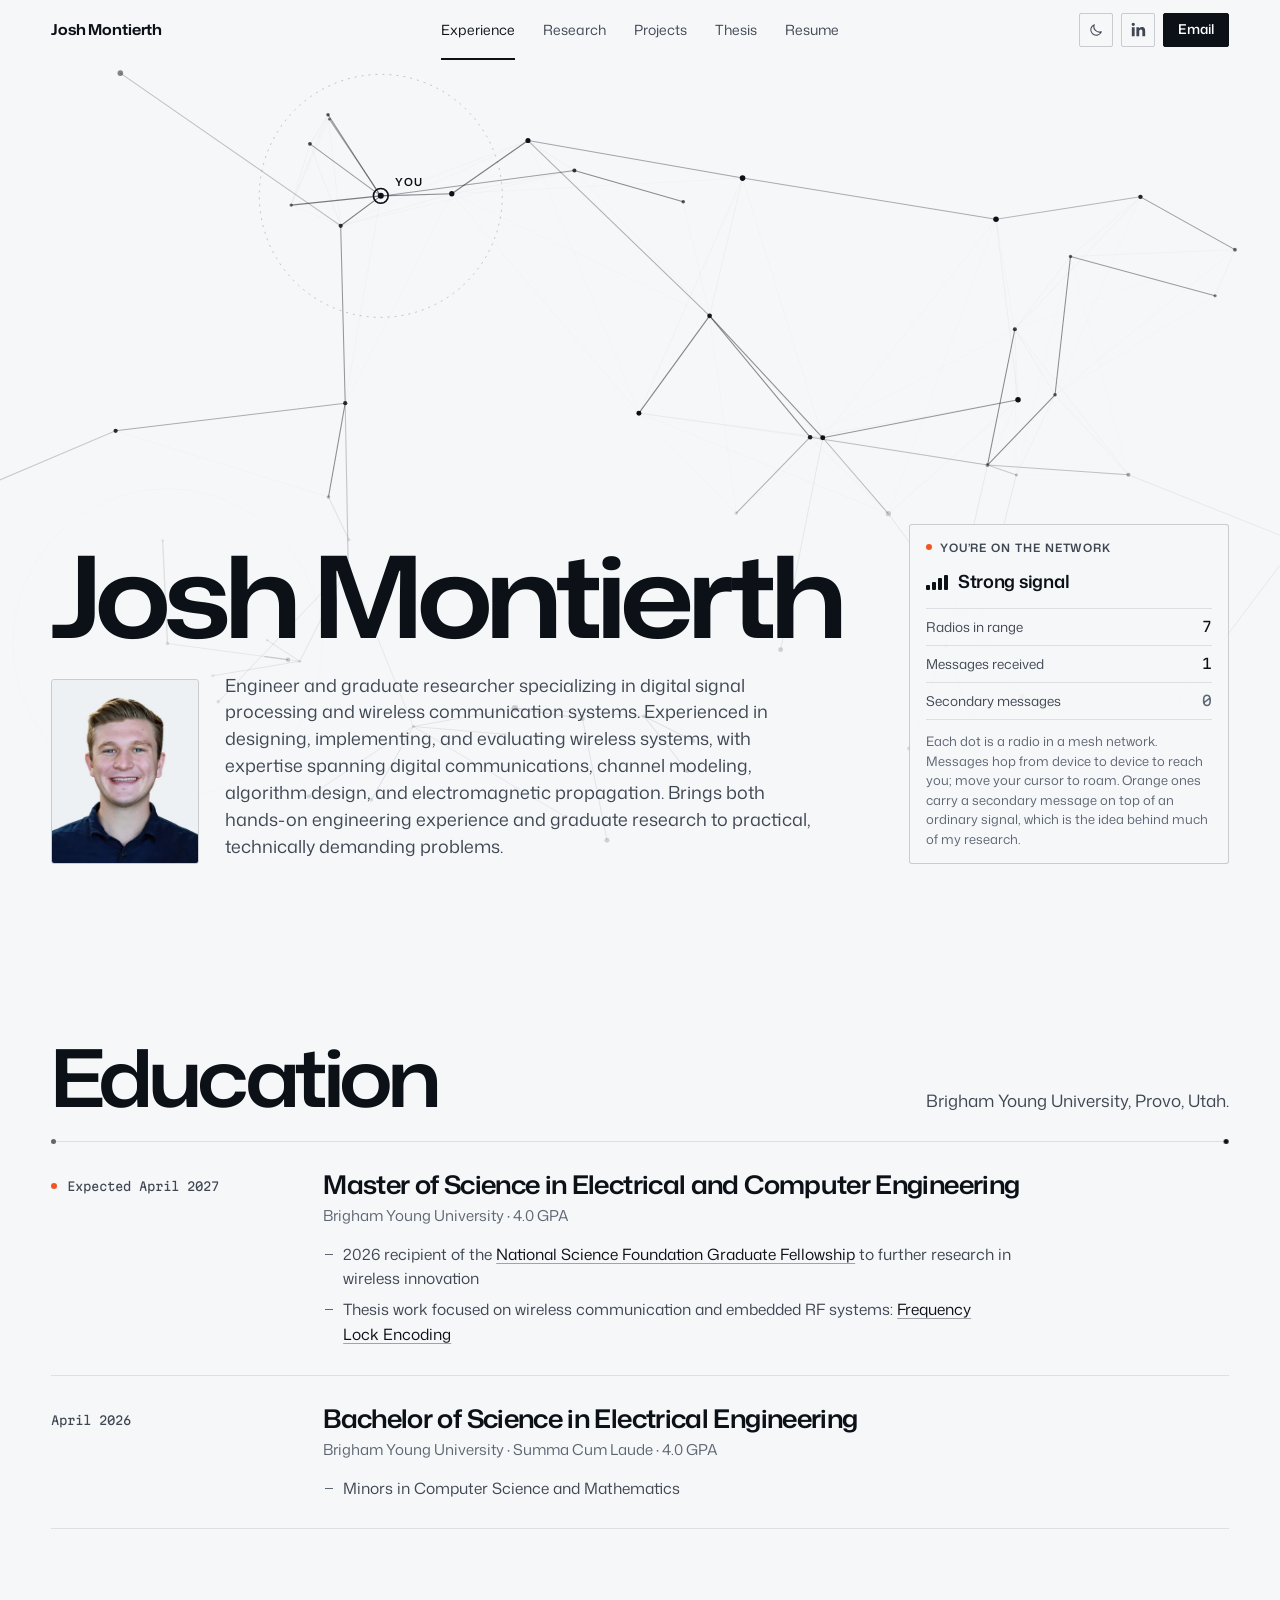
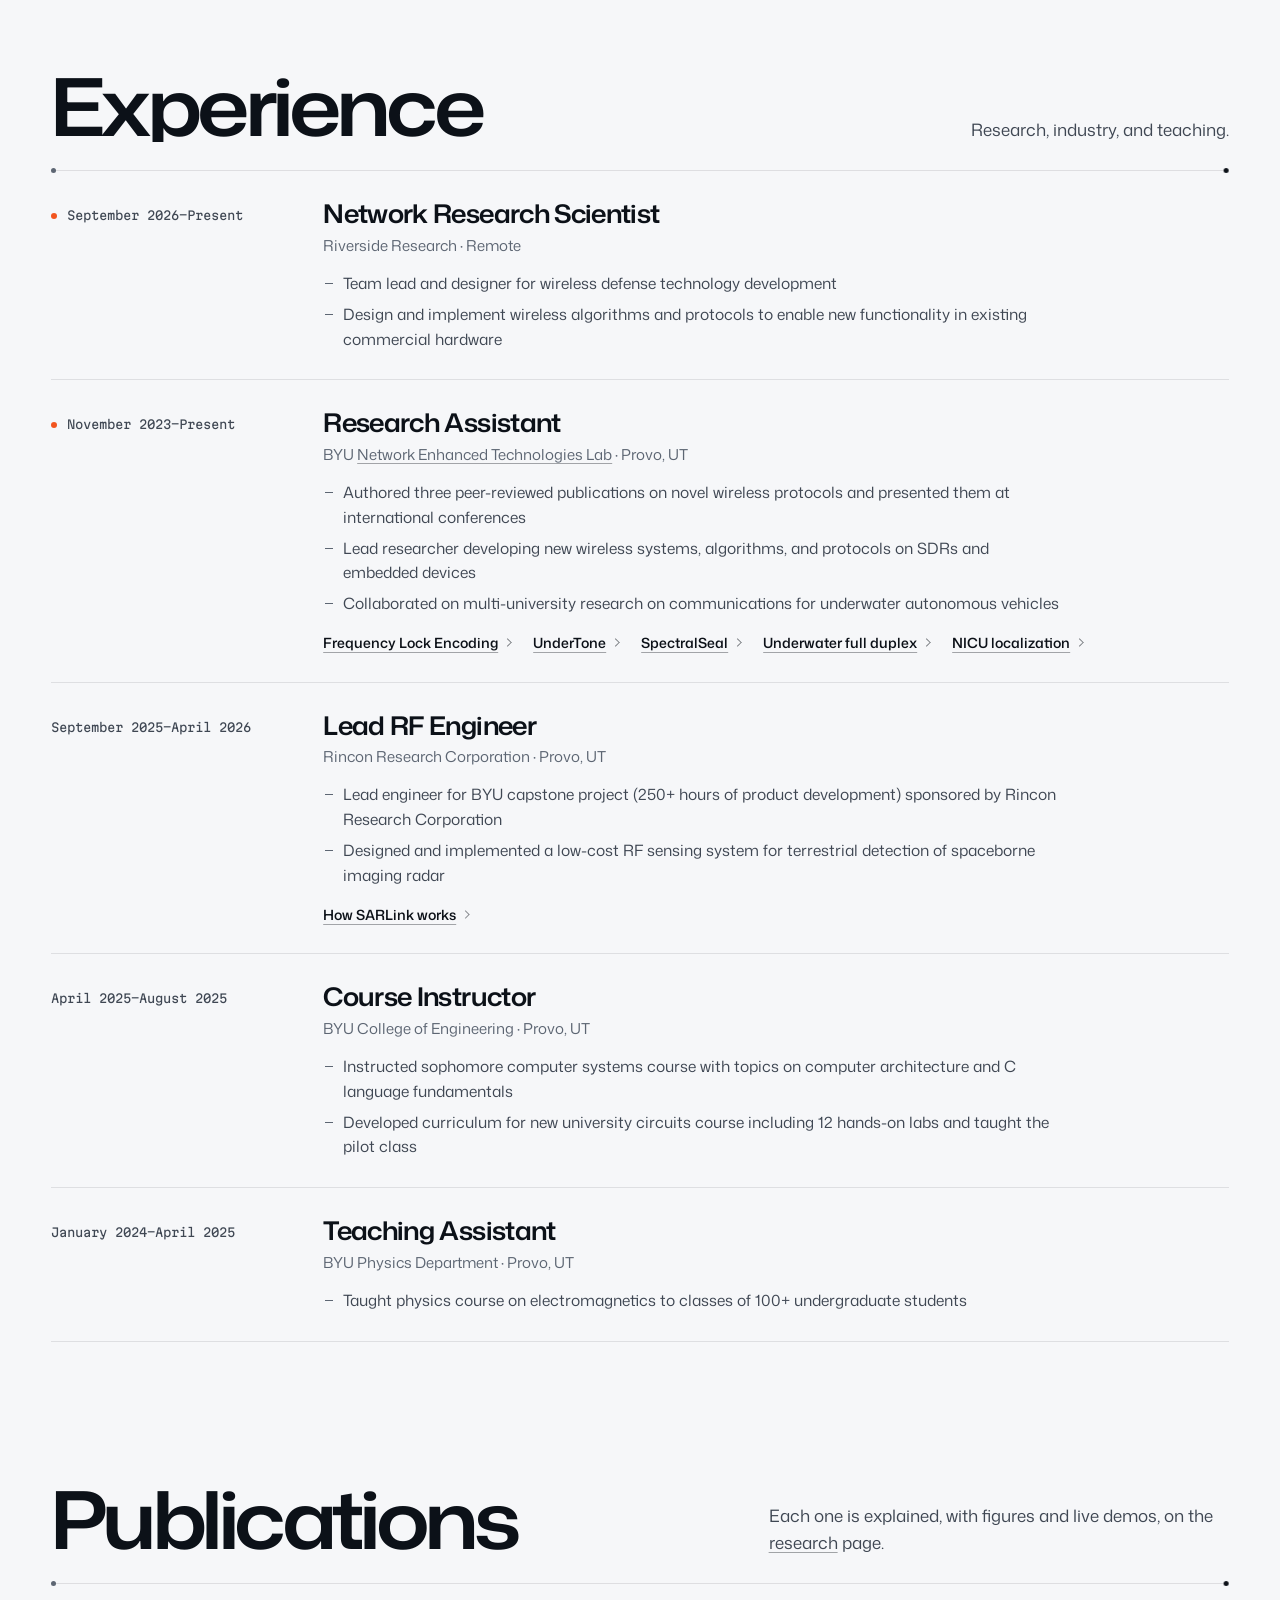
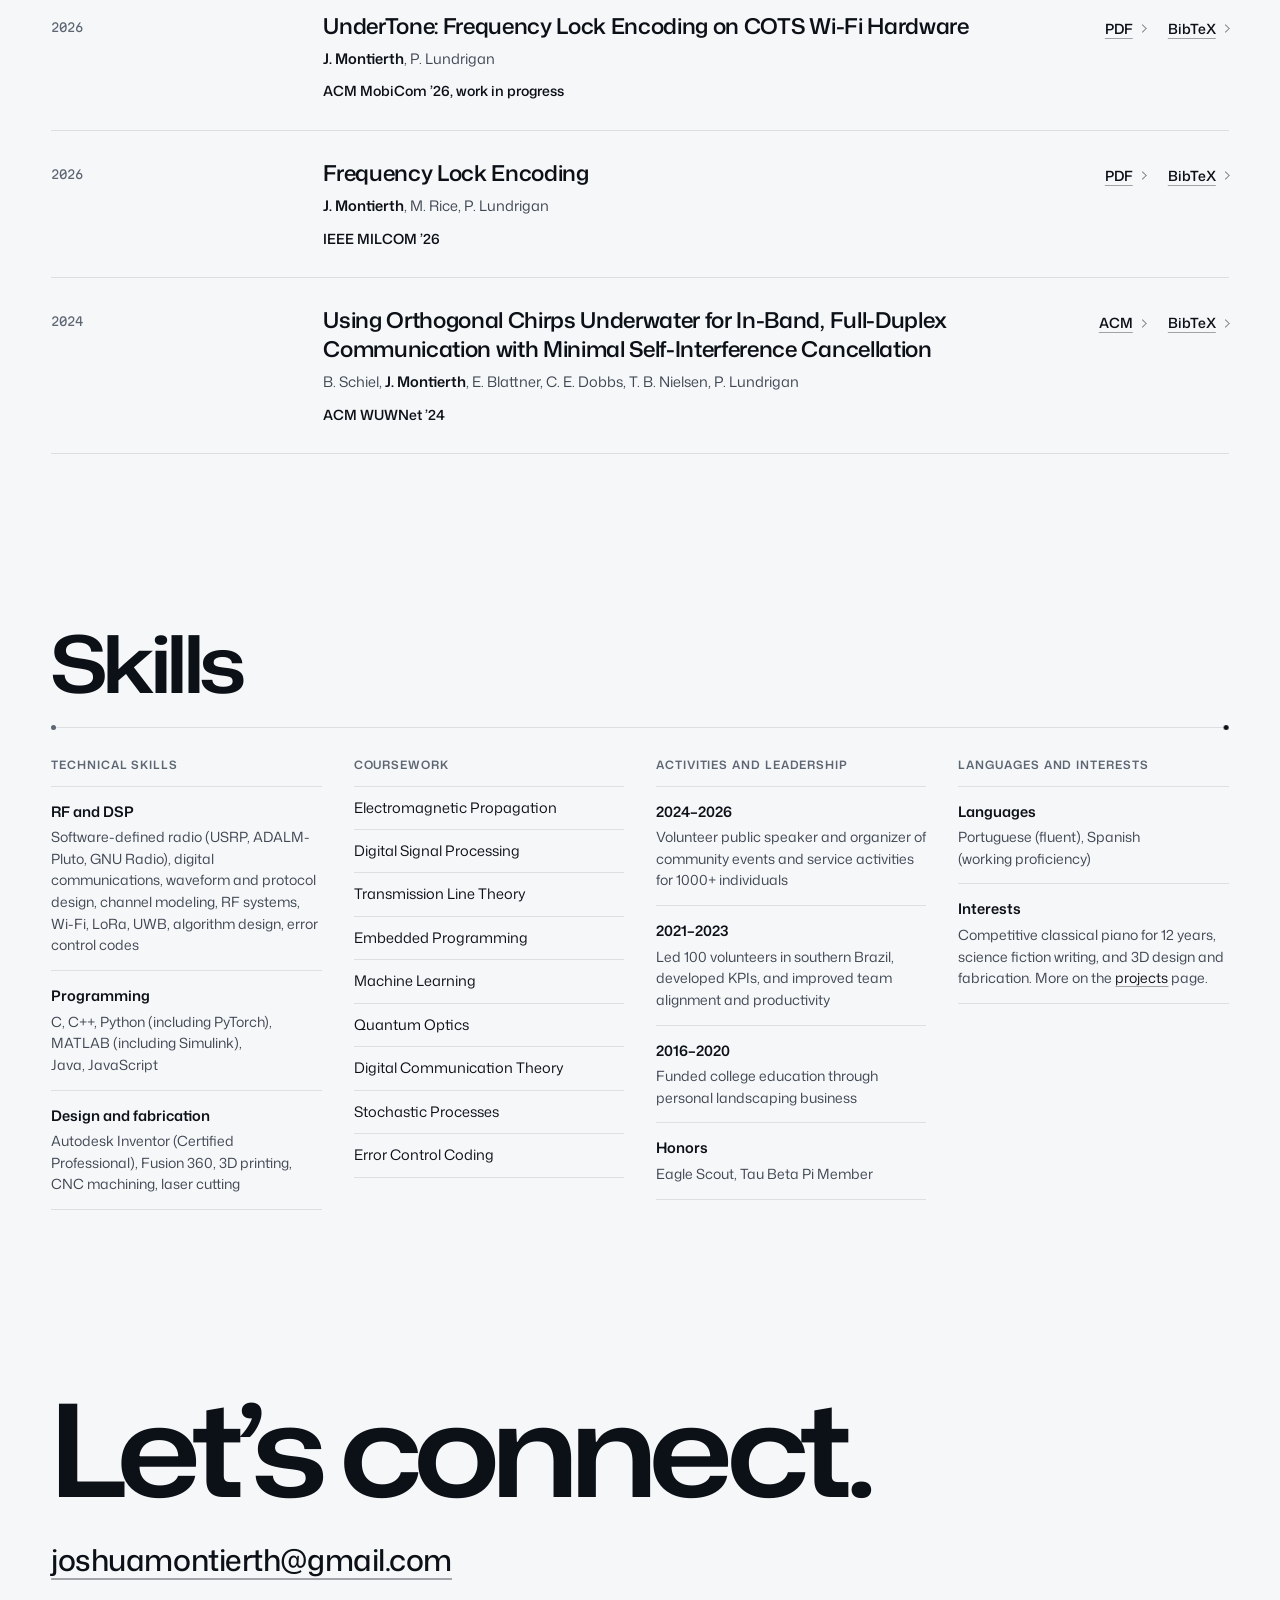
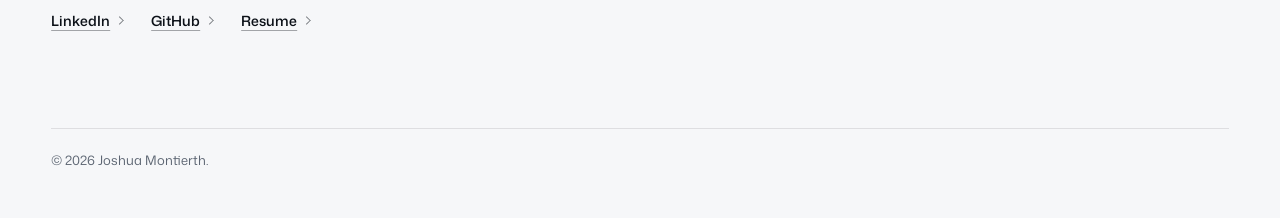
<file: index.html>
<!doctype html>
<html lang="en">
<head>
<meta charset="utf-8">
<meta name="viewport" content="width=device-width, initial-scale=1">
<title>Josh Montierth · Wireless Systems Engineer</title>
<meta name="description" content="Josh Montierth is an engineer and graduate researcher in digital signal processing and wireless communication systems. Education, experience, publications, and skills.">
<meta name="color-scheme" content="dark light">
<meta name="theme-color" content="#06080c" media="(prefers-color-scheme: dark)">
<meta name="theme-color" content="#f6f7f9" media="(prefers-color-scheme: light)">
<meta property="og:title" content="Josh Montierth · Wireless Systems Engineer">
<meta property="og:description" content="Network Research Scientist at Riverside Research. MS ECE at BYU and NSF Graduate Research Fellow.">
<meta property="og:type" content="website">
<meta property="og:url" content="https://joshuamontierth.github.io/">
<meta property="og:site_name" content="Josh Montierth">
<meta property="og:image" content="https://joshuamontierth.github.io/assets/img/og-card.png">
<meta property="og:image:width" content="1200">
<meta property="og:image:height" content="630">
<meta property="og:image:alt" content="Josh Montierth, wireless systems engineer, over a drawing of a mesh network.">
<meta name="twitter:card" content="summary_large_image">
<link rel="icon" href="assets/img/favicon.svg" type="image/svg+xml">
<link rel="icon" href="assets/img/favicon-32.png" sizes="32x32" type="image/png">
<link rel="apple-touch-icon" href="assets/img/apple-touch-icon.png">
<link rel="preload" href="assets/fonts/mona-sans-latin.woff2" as="font" type="font/woff2" crossorigin>
<link rel="preload" href="assets/fonts/martian-mono-latin.woff2" as="font" type="font/woff2" crossorigin>
<script>(function(){var r=document.documentElement,t=null;try{t=localStorage.getItem("theme")}catch(e){}if(t==="light"||t==="dark")r.setAttribute("data-theme",t);r.classList.add("js")})()</script>
<link rel="stylesheet" href="css/site.css">
</head>
<body>
<a class="skip" href="#education">Skip to education</a>

<header class="bar" id="bar">
  <a class="bar-name" href="index.html">Josh Montierth</a>
  <nav class="tabs" aria-label="Site">
    <a href="index.html" aria-current="page">Experience</a>
    <a href="research.html">Research</a>
    <a href="projects.html">Projects</a>
    <a href="thesis.html">Thesis</a>
    <a href="cv.html">Resume</a>
  </nav>
  <div class="bar-act">
    <button class="theme-btn" type="button" data-theme-toggle aria-label="Switch to light theme">
      <svg class="i-sun" viewBox="0 0 24 24" aria-hidden="true"><circle cx="12" cy="12" r="4"/><path d="M12 2.5v2.2M12 19.3v2.2M2.5 12h2.2M19.3 12h2.2M5.3 5.3l1.6 1.6M17.1 17.1l1.6 1.6M5.3 18.7l1.6-1.6M17.1 6.9l1.6-1.6"/></svg>
      <svg class="i-moon" viewBox="0 0 24 24" aria-hidden="true"><path d="M20 14.6A8.2 8.2 0 0 1 9.4 4a8.2 8.2 0 1 0 10.6 10.6z"/></svg>
    </button>
    <a class="theme-btn bar-in" href="https://www.linkedin.com/in/josh-montierth/" aria-label="LinkedIn" title="LinkedIn"><svg viewBox="2.5 2.5 19 19" aria-hidden="true"><path d="M20.447 20.452h-3.554v-5.569c0-1.328-.027-3.037-1.852-3.037-1.853 0-2.136 1.445-2.136 2.939v5.667H9.351V9h3.414v1.561h.046c.477-.9 1.637-1.85 3.37-1.85 3.601 0 4.267 2.37 4.267 5.455v6.286zM5.337 7.433a2.064 2.064 0 1 1 0-4.128 2.064 2.064 0 0 1 0 4.128zm1.782 13.019H3.555V9h3.564v11.452z"/></svg></a>
    <a class="btn btn-solid" href="mailto:joshuamontierth@gmail.com">Email</a>
  </div>
</header>

<main id="top">

<section class="hero" aria-labelledby="hero-title">
  <canvas class="mesh" id="mesh" aria-hidden="true"></canvas>
  <div class="hero-inner">
    <div class="hero-copy">
      <h1 id="hero-title" data-reveal>Josh Montierth</h1>
      <div class="hero-id" data-reveal>
        <img class="headshot tw-d" src="assets/img/headshot-dark.jpg" srcset="assets/img/headshot-dark-320.webp 320w, assets/img/headshot-dark.jpg 444w" sizes="(max-width: 600px) 22vw, (max-width: 860px) 12vw, (max-width: 1100px) 15vw, 148px" alt="Josh Montierth" width="444" height="555"><img class="headshot tw-l" src="assets/img/headshot-light.jpg" srcset="assets/img/headshot-light-320.webp 320w, assets/img/headshot-light.jpg 444w" sizes="(max-width: 600px) 22vw, (max-width: 860px) 12vw, (max-width: 1100px) 15vw, 148px" alt="Josh Montierth" width="444" height="555">
        <p class="hero-lede">Engineer and graduate researcher specializing in digital signal processing and wireless communication systems. Experienced in designing, implementing, and evaluating wireless systems, with expertise spanning digital communications, channel modeling, algorithm design, and electromagnetic propagation. Brings both hands-on engineering experience and graduate research to practical, technically demanding problems.</p>
      </div>
    </div>
    <aside class="tele" aria-label="Live network demo" data-reveal>
      <p class="tele-h"><span class="dot" aria-hidden="true"></span>You’re on the network</p>
      <p class="signal"><span class="bars" id="t-bars" data-level="0" aria-hidden="true"><i></i><i></i><i></i><i></i></span><span id="t-quality">Searching</span></p>
      <dl class="tele-grid">
        <div><dt>Radios in range</dt><dd id="t-range">0</dd></div>
        <div><dt>Messages received</dt><dd id="t-msgs">0</dd></div>
        <div><dt>Secondary messages</dt><dd id="t-hidden" class="sig is-zero">0</dd></div>
      </dl>
      <p class="tele-hint" id="tele-hint">Each dot is a radio in a mesh network. Messages hop from device to device to reach you; move your cursor to roam. Orange ones carry a secondary message on top of an ordinary signal, which is the idea behind much of my research.</p>
    </aside>
  </div>
</section>

<section class="sec" id="education" aria-labelledby="edu-h">
  <header class="sec-head" data-reveal>
    <h2 id="edu-h">Education</h2>
    <p>Brigham Young University, Provo, Utah.</p>
  </header>
  <ol class="entries">
    <li class="entry is-live">
      <p class="entry-when"><span>Expected April 2027</span></p>
      <div class="entry-body">
        <h3>Master of Science in Electrical and Computer Engineering</h3>
        <p class="entry-org">Brigham Young University · 4.0 GPA</p>
        <ul>
          <li>2026 recipient of the <a href="https://ece.byu.edu/department-news/joshua-montierth-awarded-nsf-graduate-research-fellowship">National Science Foundation Graduate Fellowship</a> to further research in wireless innovation</li>
          <li>Thesis work focused on wireless communication and embedded RF systems: <a href="thesis.html">Frequency Lock Encoding</a></li>
        </ul>
      </div>
    </li>
    <li class="entry">
      <p class="entry-when"><span>April 2026</span></p>
      <div class="entry-body">
        <h3>Bachelor of Science in Electrical Engineering</h3>
        <p class="entry-org">Brigham Young University · Summa Cum Laude · 4.0 GPA</p>
        <ul><li>Minors in Computer Science and Mathematics</li></ul>
      </div>
    </li>
  </ol>
</section>

<section class="sec" id="experience" aria-labelledby="exp-h">
  <header class="sec-head" data-reveal>
    <h2 id="exp-h">Experience</h2>
    <p>Research, industry, and teaching.</p>
  </header>
  <ol class="entries">
    <li class="entry is-live">
      <p class="entry-when"><span><time datetime="2026-09">September 2026</time>–Present</span></p>
      <div class="entry-body">
        <h3>Network Research Scientist</h3>
        <p class="entry-org">Riverside Research · Remote</p>
        <ul>
          <li>Team lead and designer for wireless defense technology development</li>
          <li>Design and implement wireless algorithms and protocols to enable new functionality in existing commercial hardware</li>
        </ul>
      </div>
    </li>
    <li class="entry is-live">
      <p class="entry-when"><span><time datetime="2023-11">November 2023</time>–Present</span></p>
      <div class="entry-body">
        <h3>Research Assistant</h3>
        <p class="entry-org">BYU <a href="https://netlab.byu.edu/">Network Enhanced Technologies Lab</a> · Provo, UT</p>
        <ul>
          <li>Authored three peer-reviewed publications on novel wireless protocols and presented them at international conferences</li>
          <li>Lead researcher developing new wireless systems, algorithms, and protocols on SDRs and embedded devices</li>
          <li>Collaborated on multi-university research on communications for underwater autonomous vehicles</li>
        </ul>
        <p class="role-links">
          <a class="lnk" href="research.html#fle">Frequency Lock Encoding</a>
          <a class="lnk" href="research.html#undertone">UnderTone</a>
          <a class="lnk" href="research.html#spectralseal">SpectralSeal</a>
          <a class="lnk" href="research.html#underwater">Underwater full duplex</a>
          <a class="lnk" href="research.html#nicu">NICU localization</a>
        </p>
      </div>
    </li>
    <li class="entry">
      <p class="entry-when"><span><time datetime="2025-09">September 2025</time>–<time datetime="2026-04">April 2026</time></span></p>
      <div class="entry-body">
        <h3>Lead RF Engineer</h3>
        <p class="entry-org">Rincon Research Corporation · Provo, UT</p>
        <ul>
          <li>Lead engineer for BYU capstone project (250+ hours of product development) sponsored by Rincon Research Corporation</li>
          <li>Designed and implemented a low-cost RF sensing system for terrestrial detection of spaceborne imaging radar</li>
        </ul>
        <p class="role-links"><a class="lnk" href="research.html#sarlink">How SARLink works</a></p>
      </div>
    </li>
    <li class="entry">
      <p class="entry-when"><span><time datetime="2025-04">April 2025</time>–<time datetime="2025-08">August 2025</time></span></p>
      <div class="entry-body">
        <h3>Course Instructor</h3>
        <p class="entry-org">BYU College of Engineering · Provo, UT</p>
        <ul>
          <li>Instructed sophomore computer systems course with topics on computer architecture and C language fundamentals</li>
          <li>Developed curriculum for new university circuits course including 12 hands-on labs and taught the pilot class</li>
        </ul>
      </div>
    </li>
    <li class="entry">
      <p class="entry-when"><span><time datetime="2024-01">January 2024</time>–<time datetime="2025-04">April 2025</time></span></p>
      <div class="entry-body">
        <h3>Teaching Assistant</h3>
        <p class="entry-org">BYU Physics Department · Provo, UT</p>
        <ul><li>Taught physics course on electromagnetics to classes of 100+ undergraduate students</li></ul>
      </div>
    </li>
  </ol>
</section>

<section class="sec" id="publications" aria-labelledby="pub-h">
  <header class="sec-head" data-reveal>
    <h2 id="pub-h">Publications</h2>
    <p>Each one is explained, with figures and live demos, on the <a href="research.html">research</a> page.</p>
  </header>
  <ol class="pubs">
    <li class="pub">
      <p class="pub-when">2026</p>
      <div class="pub-main">
        <h3><a href="assets/docs/Montierth-MobiCom-2026-UnderTone-WiP.pdf">UnderTone: Frequency Lock Encoding on COTS <span class="nw">Wi-Fi</span> Hardware</a></h3>
        <p class="pub-auth"><b>J. Montierth</b>, P. Lundrigan</p>
        <p class="pub-venue">ACM MobiCom ’26, work in progress</p>
      </div>
      <p class="pub-files"><a class="lnk" href="assets/docs/Montierth-MobiCom-2026-UnderTone-WiP.pdf">PDF</a><button class="lnk" type="button" data-bib="undertone">BibTeX</button></p>
    </li>
    <li class="pub">
      <p class="pub-when">2026</p>
      <div class="pub-main">
        <h3><a href="assets/docs/Montierth-MILCOM-2026-Frequency-Lock-Encoding.pdf">Frequency Lock Encoding</a></h3>
        <p class="pub-auth"><b>J. Montierth</b>, M. Rice, P. Lundrigan</p>
        <p class="pub-venue">IEEE MILCOM ’26</p>
      </div>
      <p class="pub-files"><a class="lnk" href="assets/docs/Montierth-MILCOM-2026-Frequency-Lock-Encoding.pdf">PDF</a><button class="lnk" type="button" data-bib="fle">BibTeX</button></p>
    </li>
    <li class="pub">
      <p class="pub-when">2024</p>
      <div class="pub-main">
        <h3><a href="https://doi.org/10.1145/3699432.3699464">Using Orthogonal Chirps Underwater for In-Band, Full-Duplex Communication with Minimal Self-Interference Cancellation</a></h3>
        <p class="pub-auth">B. Schiel, <b>J. Montierth</b>, E. Blattner, C. E. Dobbs, T. B. Nielsen, P. Lundrigan</p>
        <p class="pub-venue">ACM WUWNet ’24</p>
      </div>
      <p class="pub-files"><a class="lnk" href="https://doi.org/10.1145/3699432.3699464">ACM</a><button class="lnk" type="button" data-bib="chirps">BibTeX</button></p>
    </li>
  </ol>
  <p class="bib-status" id="bib-status" role="status"></p>
</section>

<section class="sec" id="skills" aria-labelledby="skills-h">
  <header class="sec-head" data-reveal>
    <h2 id="skills-h">Skills</h2>
  </header>
  <div class="skills">
    <div class="skill-col">
      <h3>Technical skills</h3>
      <dl>
        <div><dt>RF and DSP</dt><dd>Software-defined radio (USRP, ADALM-Pluto, GNU Radio), digital communications, waveform and protocol design, channel modeling, RF systems, <span class="nw">Wi-Fi</span>, LoRa, UWB, algorithm design, error control codes</dd></div>
        <div><dt>Programming</dt><dd>C, C++, Python (including PyTorch), MATLAB (including Simulink), Java, JavaScript</dd></div>
        <div><dt>Design and fabrication</dt><dd>Autodesk Inventor (Certified Professional), Fusion 360, 3D printing, CNC machining, laser cutting</dd></div>
      </dl>
    </div>
    <div class="skill-col">
      <h3>Coursework</h3>
      <ul class="course">
        <li>Electromagnetic Propagation</li><li>Digital Signal Processing</li><li>Transmission Line Theory</li>
        <li>Embedded Programming</li><li>Machine Learning</li><li>Quantum Optics</li>
        <li>Digital Communication Theory</li><li>Stochastic Processes</li><li>Error Control Coding</li>
      </ul>
    </div>
    <div class="skill-col">
      <h3>Activities and leadership</h3>
      <dl>
        <div><dt>2024–2026</dt><dd>Volunteer public speaker and organizer of community events and service activities for 1000+ individuals</dd></div>
        <div><dt>2021–2023</dt><dd>Led 100 volunteers in southern Brazil, developed KPIs, and improved team alignment and productivity</dd></div>
        <div><dt>2016–2020</dt><dd>Funded college education through personal landscaping business</dd></div>
        <div><dt>Honors</dt><dd>Eagle Scout, Tau Beta Pi Member</dd></div>
      </dl>
    </div>
    <div class="skill-col">
      <h3>Languages and interests</h3>
      <dl>
        <div><dt>Languages</dt><dd>Portuguese (fluent), Spanish (working proficiency)</dd></div>
        <div><dt>Interests</dt><dd>Competitive classical piano for 12 years, science fiction writing, and 3D design and fabrication. More on the <a href="projects.html">projects</a> page.</dd></div>
      </dl>
    </div>
  </div>
</section>

<section class="sec contact" id="contact" aria-labelledby="contact-h">
  <h2 id="contact-h" data-reveal>Let’s connect.</h2>
  <p class="c-mail"><a href="mailto:joshuamontierth@gmail.com">joshuamontierth@gmail.com</a></p>
  <p class="c-links">
    <a class="lnk" href="https://www.linkedin.com/in/josh-montierth/">LinkedIn</a>
    <a class="lnk" href="https://github.com/joshuamontierth">GitHub</a>
    <a class="lnk" href="cv.html">Resume</a>
  </p>
</section>
</main>

<footer class="foot">
  <p>© 2026 Joshua Montierth.</p>
</footer>

<script src="js/theme.js"></script>
<script src="js/mesh.js"></script>
<script src="js/site.js"></script>
</body>
</html>
</file>
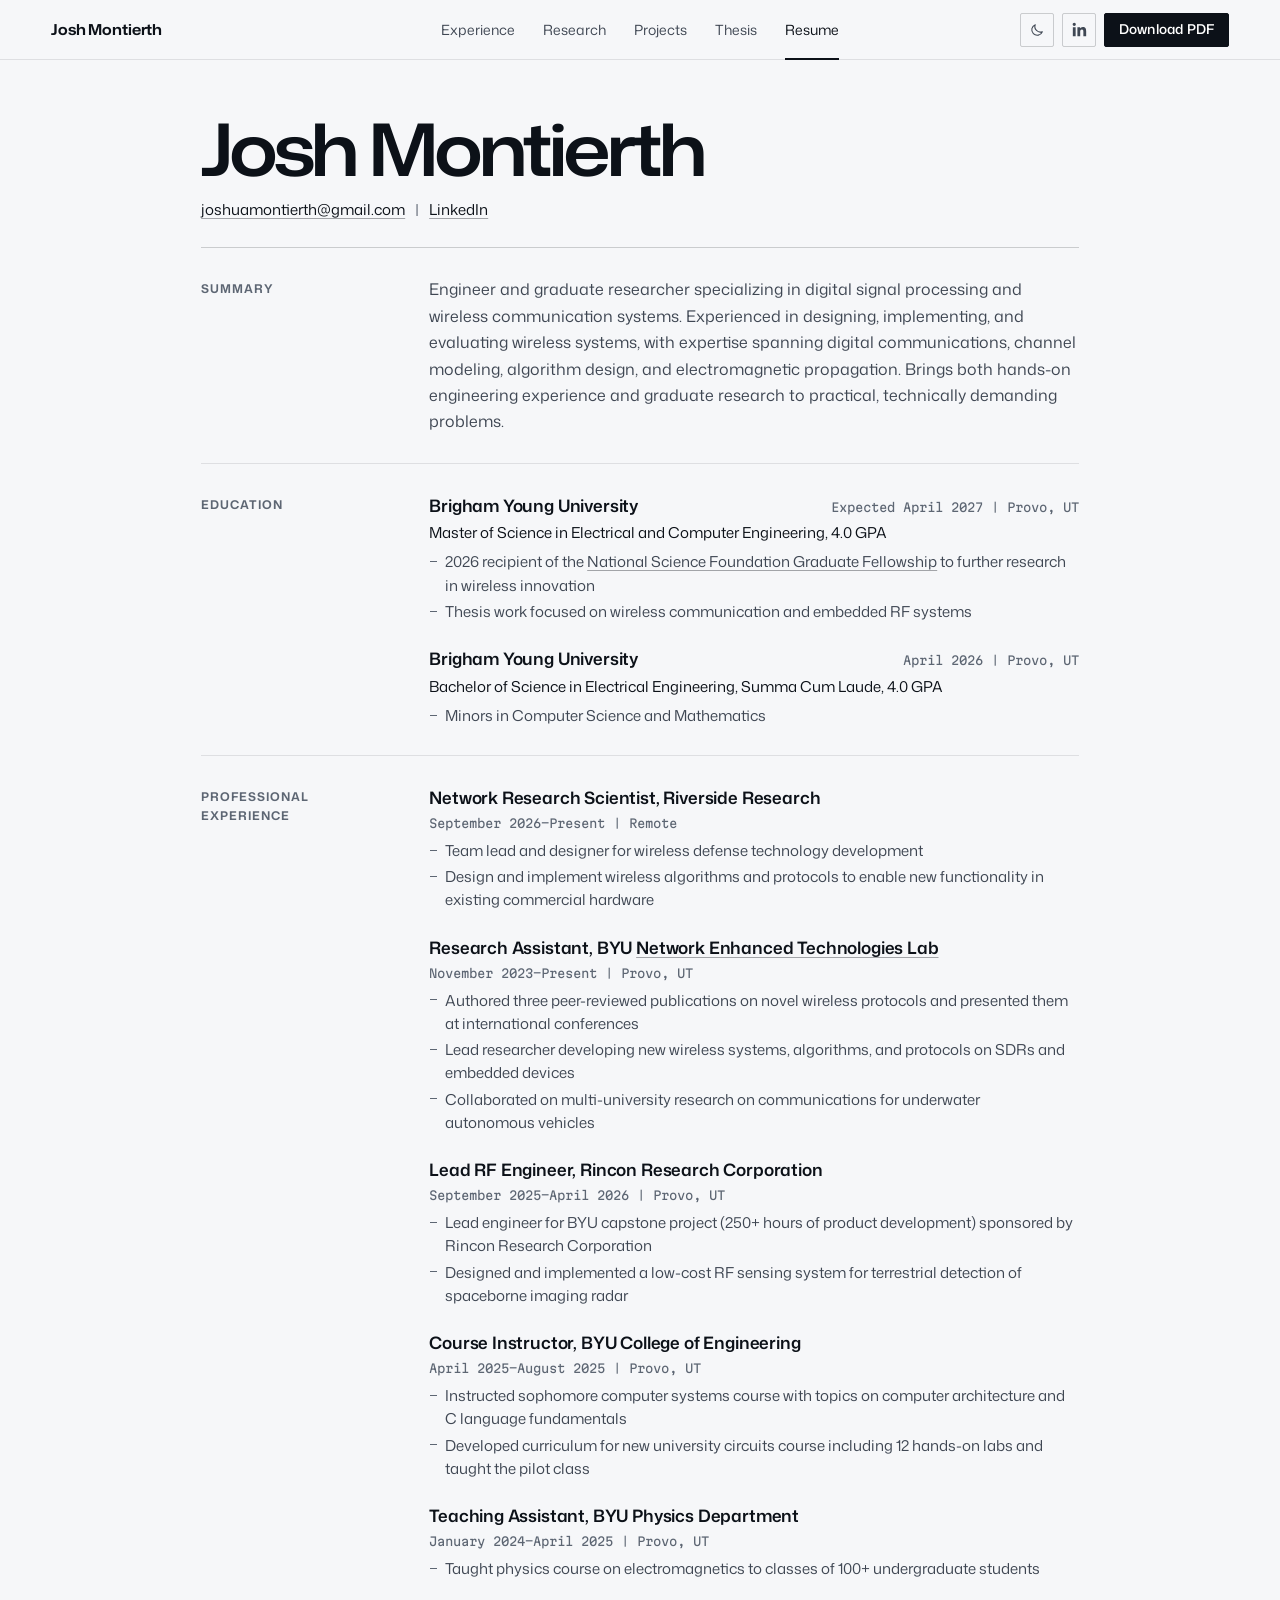
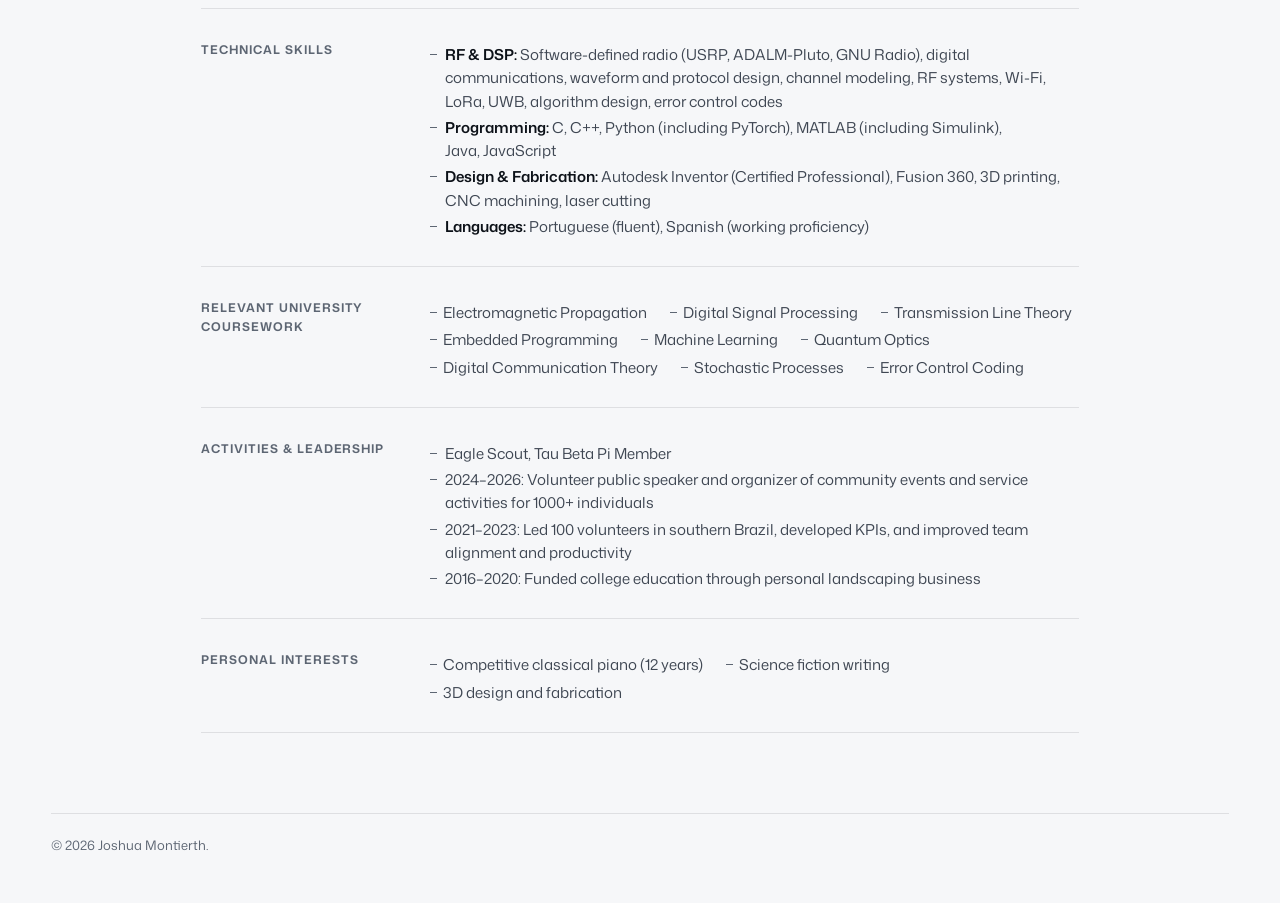
<file: cv.html>
<!doctype html>
<html lang="en">
<head>
<meta charset="utf-8">
<meta name="viewport" content="width=device-width, initial-scale=1">
<title>Resume · Josh Montierth</title>
<meta name="description" content="Resume of Josh Montierth, engineer and graduate researcher in digital signal processing and wireless communication systems.">
<meta name="color-scheme" content="dark light">
<meta name="theme-color" content="#06080c" media="(prefers-color-scheme: dark)">
<meta name="theme-color" content="#f6f7f9" media="(prefers-color-scheme: light)">
<meta property="og:title" content="Resume · Josh Montierth">
<meta property="og:description" content="Resume of Josh Montierth, engineer and graduate researcher in digital signal processing and wireless communication systems.">
<meta property="og:type" content="website">
<meta property="og:url" content="https://joshuamontierth.github.io/cv.html">
<meta property="og:site_name" content="Josh Montierth">
<meta property="og:image" content="https://joshuamontierth.github.io/assets/img/og-card.png">
<meta property="og:image:width" content="1200">
<meta property="og:image:height" content="630">
<meta property="og:image:alt" content="Josh Montierth, wireless systems engineer, over a drawing of a mesh network.">
<meta name="twitter:card" content="summary_large_image">
<link rel="icon" href="assets/img/favicon.svg" type="image/svg+xml">
<link rel="icon" href="assets/img/favicon-32.png" sizes="32x32" type="image/png">
<link rel="apple-touch-icon" href="assets/img/apple-touch-icon.png">
<link rel="preload" href="assets/fonts/mona-sans-latin.woff2" as="font" type="font/woff2" crossorigin>
<script>(function(){var r=document.documentElement,t=null;try{t=localStorage.getItem("theme")}catch(e){}if(t==="light"||t==="dark")r.setAttribute("data-theme",t);r.classList.add("js")})()</script>
<link rel="stylesheet" href="css/site.css">
</head>
<body>
<header class="bar is-solid">
  <a class="bar-name" href="index.html">Josh Montierth</a>
  <nav class="tabs" aria-label="Site">
    <a href="index.html">Experience</a>
    <a href="research.html">Research</a>
    <a href="projects.html">Projects</a>
    <a href="thesis.html">Thesis</a>
    <a href="cv.html" aria-current="page">Resume</a>
  </nav>
  <div class="bar-act">
    <button class="theme-btn" type="button" data-theme-toggle aria-label="Switch to light theme">
      <svg class="i-sun" viewBox="0 0 24 24" aria-hidden="true"><circle cx="12" cy="12" r="4"/><path d="M12 2.5v2.2M12 19.3v2.2M2.5 12h2.2M19.3 12h2.2M5.3 5.3l1.6 1.6M17.1 17.1l1.6 1.6M5.3 18.7l1.6-1.6M17.1 6.9l1.6-1.6"/></svg>
      <svg class="i-moon" viewBox="0 0 24 24" aria-hidden="true"><path d="M20 14.6A8.2 8.2 0 0 1 9.4 4a8.2 8.2 0 1 0 10.6 10.6z"/></svg>
    </button>
    <a class="theme-btn bar-in" href="https://www.linkedin.com/in/josh-montierth/" aria-label="LinkedIn" title="LinkedIn"><svg viewBox="2.5 2.5 19 19" aria-hidden="true"><path d="M20.447 20.452h-3.554v-5.569c0-1.328-.027-3.037-1.852-3.037-1.853 0-2.136 1.445-2.136 2.939v5.667H9.351V9h3.414v1.561h.046c.477-.9 1.637-1.85 3.37-1.85 3.601 0 4.267 2.37 4.267 5.455v6.286zM5.337 7.433a2.064 2.064 0 1 1 0-4.128 2.064 2.064 0 0 1 0 4.128zm1.782 13.019H3.555V9h3.564v11.452z"/></svg></a>
    <a class="btn btn-solid" href="assets/docs/Josh-Montierth-Resume.pdf" download><span class="bar-more">Download </span>PDF</a>
  </div>
</header>

<main class="cv-wrap">
  <header class="cv-head">
    <h1>Josh Montierth</h1>
    <p class="cv-contact">
      <a href="mailto:joshuamontierth@gmail.com">joshuamontierth@gmail.com</a><span aria-hidden="true">|</span>
      <a href="https://www.linkedin.com/in/josh-montierth/">LinkedIn</a>
    </p>
  </header>

  <section class="cv-sec">
    <h2>Summary</h2>
    <p class="lead">Engineer and graduate researcher specializing in digital signal processing and wireless communication systems. Experienced in designing, implementing, and evaluating wireless systems, with expertise spanning digital communications, channel modeling, algorithm design, and electromagnetic propagation. Brings both hands-on engineering experience and graduate research to practical, technically demanding problems.</p>
  </section>

  <section class="cv-sec">
    <h2>Education</h2>
    <div>
      <div class="cv-item">
        <div class="cv-row"><h3>Brigham Young University</h3><p class="cv-when"><span class="nw">Expected April 2027</span> | <span class="nw">Provo, UT</span></p></div>
        <p class="cv-deg">Master of Science in Electrical and Computer Engineering, 4.0 GPA</p>
        <ul>
          <li>2026 recipient of the <a href="https://ece.byu.edu/department-news/joshua-montierth-awarded-nsf-graduate-research-fellowship">National Science Foundation Graduate Fellowship</a> to further research in wireless innovation</li>
          <li>Thesis work focused on wireless communication and embedded RF systems</li>
        </ul>
      </div>
      <div class="cv-item">
        <div class="cv-row"><h3>Brigham Young University</h3><p class="cv-when"><span class="nw">April 2026</span> | <span class="nw">Provo, UT</span></p></div>
        <p class="cv-deg">Bachelor of Science in Electrical Engineering, Summa Cum Laude, 4.0 GPA</p>
        <ul><li>Minors in Computer Science and Mathematics</li></ul>
      </div>
    </div>
  </section>

  <section class="cv-sec">
    <h2>Professional Experience</h2>
    <div>
      <div class="cv-item">
        <div class="cv-row"><h3>Network Research Scientist, Riverside Research</h3><p class="cv-when"><span class="nw">September 2026–Present</span> | <span class="nw">Remote</span></p></div>
        <ul>
          <li>Team lead and designer for wireless defense technology development</li>
          <li>Design and implement wireless algorithms and protocols to enable new functionality in existing commercial hardware</li>
        </ul>
      </div>
      <div class="cv-item">
        <div class="cv-row"><h3>Research Assistant, BYU <a href="https://netlab.byu.edu/">Network Enhanced Technologies Lab</a></h3><p class="cv-when"><span class="nw">November 2023–Present</span> | <span class="nw">Provo, UT</span></p></div>
        <ul>
          <li>Authored three peer-reviewed publications on novel wireless protocols and presented them at international conferences</li>
          <li>Lead researcher developing new wireless systems, algorithms, and protocols on SDRs and embedded devices</li>
          <li>Collaborated on multi-university research on communications for underwater autonomous vehicles</li>
        </ul>
      </div>
      <div class="cv-item">
        <div class="cv-row"><h3>Lead RF Engineer, Rincon Research Corporation</h3><p class="cv-when"><span class="nw">September 2025–April 2026</span> | <span class="nw">Provo, UT</span></p></div>
        <ul>
          <li>Lead engineer for BYU capstone project (250+ hours of product development) sponsored by Rincon Research Corporation</li>
          <li>Designed and implemented a low-cost RF sensing system for terrestrial detection of spaceborne imaging radar</li>
        </ul>
      </div>
      <div class="cv-item">
        <div class="cv-row"><h3>Course Instructor, BYU College of Engineering</h3><p class="cv-when"><span class="nw">April 2025–August 2025</span> | <span class="nw">Provo, UT</span></p></div>
        <ul>
          <li>Instructed sophomore computer systems course with topics on computer architecture and C language fundamentals</li>
          <li>Developed curriculum for new university circuits course including 12 hands-on labs and taught the pilot class</li>
        </ul>
      </div>
      <div class="cv-item">
        <div class="cv-row"><h3>Teaching Assistant, BYU Physics Department</h3><p class="cv-when"><span class="nw">January 2024–April 2025</span> | <span class="nw">Provo, UT</span></p></div>
        <ul><li>Taught physics course on electromagnetics to classes of 100+ undergraduate students</li></ul>
      </div>
    </div>
  </section>

  <section class="cv-sec">
    <h2>Technical Skills</h2>
    <ul>
      <li><b>RF &amp; DSP:</b> Software-defined radio (USRP, ADALM-Pluto, GNU Radio), digital communications, waveform and protocol design, channel modeling, RF systems, Wi-Fi, LoRa, UWB, algorithm design, error control codes</li>
      <li><b>Programming:</b> C, C++, Python (including PyTorch), MATLAB (including Simulink), Java, JavaScript</li>
      <li><b>Design &amp; Fabrication:</b> Autodesk Inventor (Certified Professional), Fusion 360, 3D printing, CNC machining, laser cutting</li>
      <li><b>Languages:</b> Portuguese (fluent), Spanish (working proficiency)</li>
    </ul>
  </section>

  <section class="cv-sec">
    <h2>Relevant University Coursework</h2>
    <ul class="cv-inline">
      <li>Electromagnetic Propagation</li><li>Digital Signal Processing</li><li>Transmission Line Theory</li><li>Embedded Programming</li>
      <li>Machine Learning</li><li>Quantum Optics</li><li>Digital Communication Theory</li><li>Stochastic Processes</li><li>Error Control Coding</li>
    </ul>
  </section>

  <section class="cv-sec">
    <h2>Activities &amp; Leadership</h2>
    <ul>
      <li>Eagle Scout, Tau Beta Pi Member</li>
      <li>2024–2026: Volunteer public speaker and organizer of community events and service activities for 1000+ individuals</li>
      <li>2021–2023: Led 100 volunteers in southern Brazil, developed KPIs, and improved team alignment and productivity</li>
      <li>2016–2020: Funded college education through personal landscaping business</li>
    </ul>
  </section>

  <section class="cv-sec">
    <h2>Personal Interests</h2>
    <ul class="cv-inline">
      <li>Competitive classical piano (12 years)</li><li>Science fiction writing</li><li>3D design and fabrication</li>
    </ul>
  </section>
</main>

<footer class="foot"><p>© 2026 Joshua Montierth.</p></footer>
<script src="js/theme.js"></script>
</body>
</html>
</file>
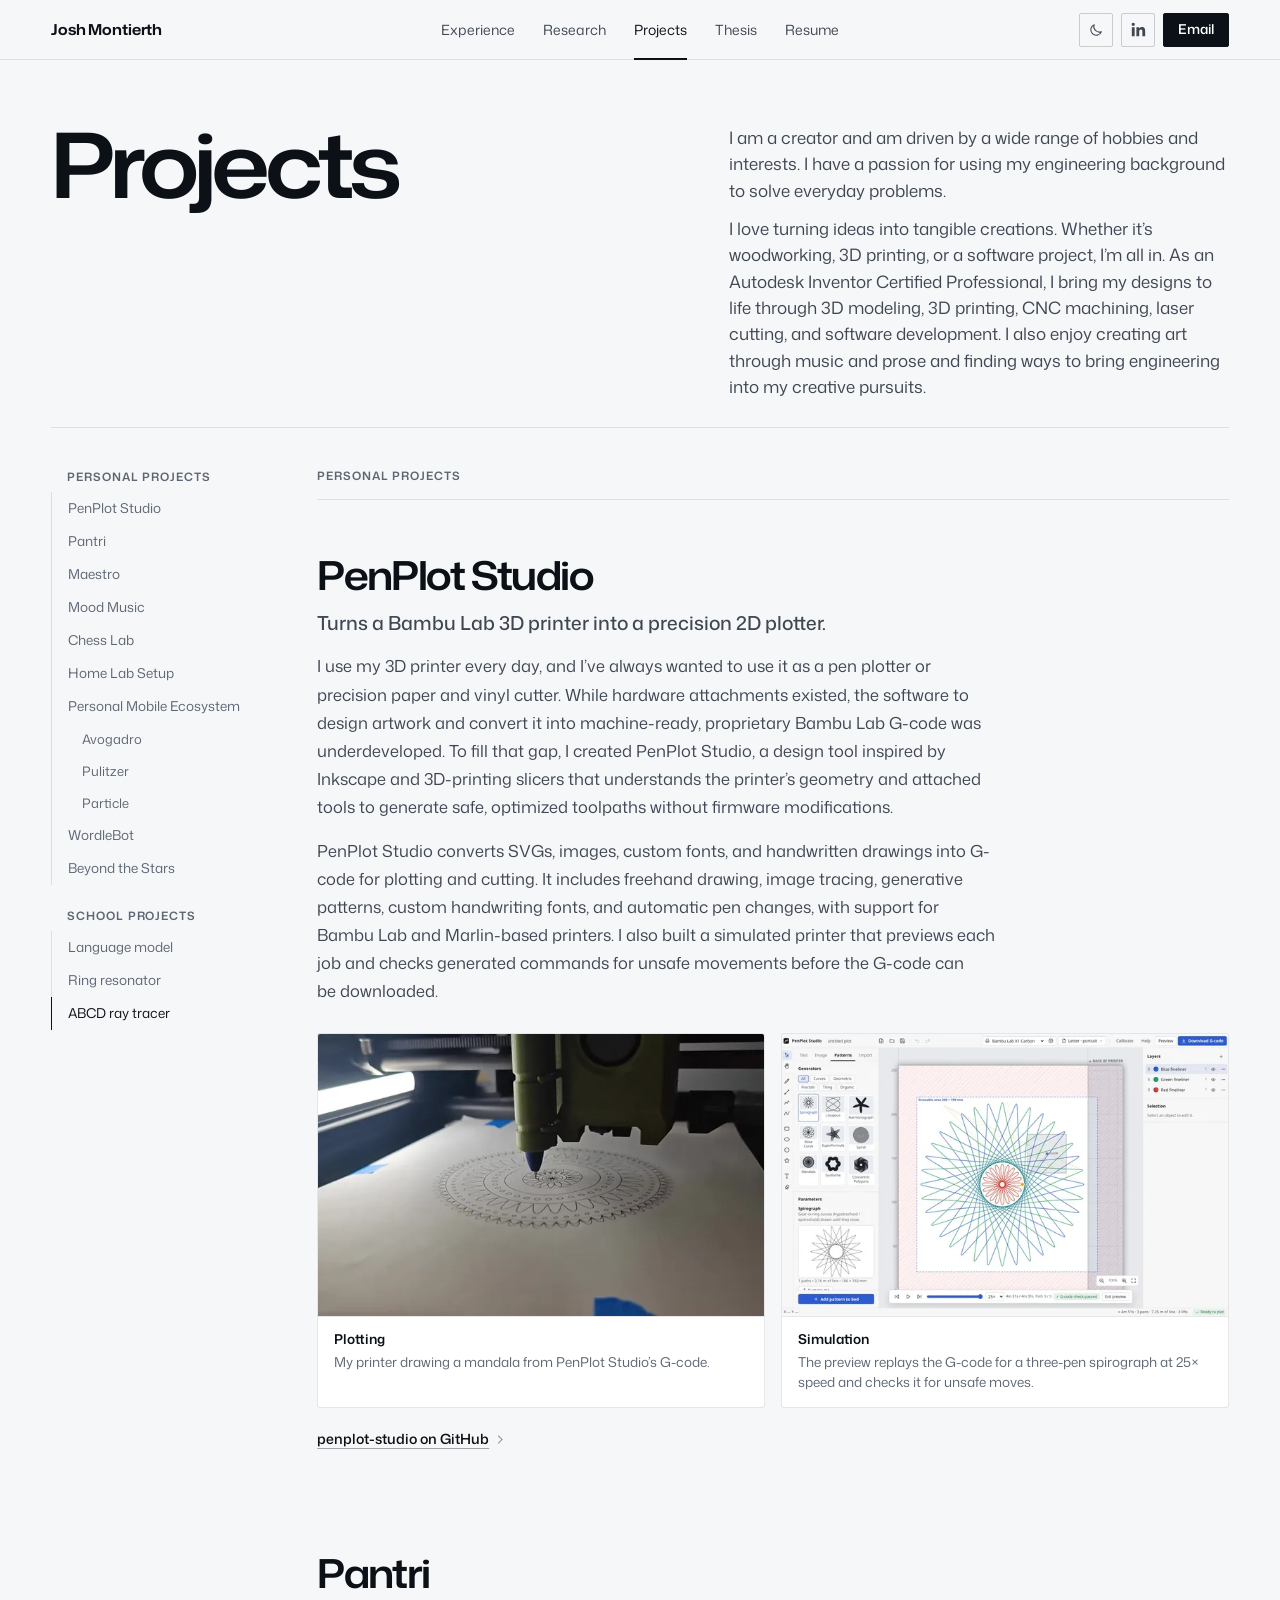
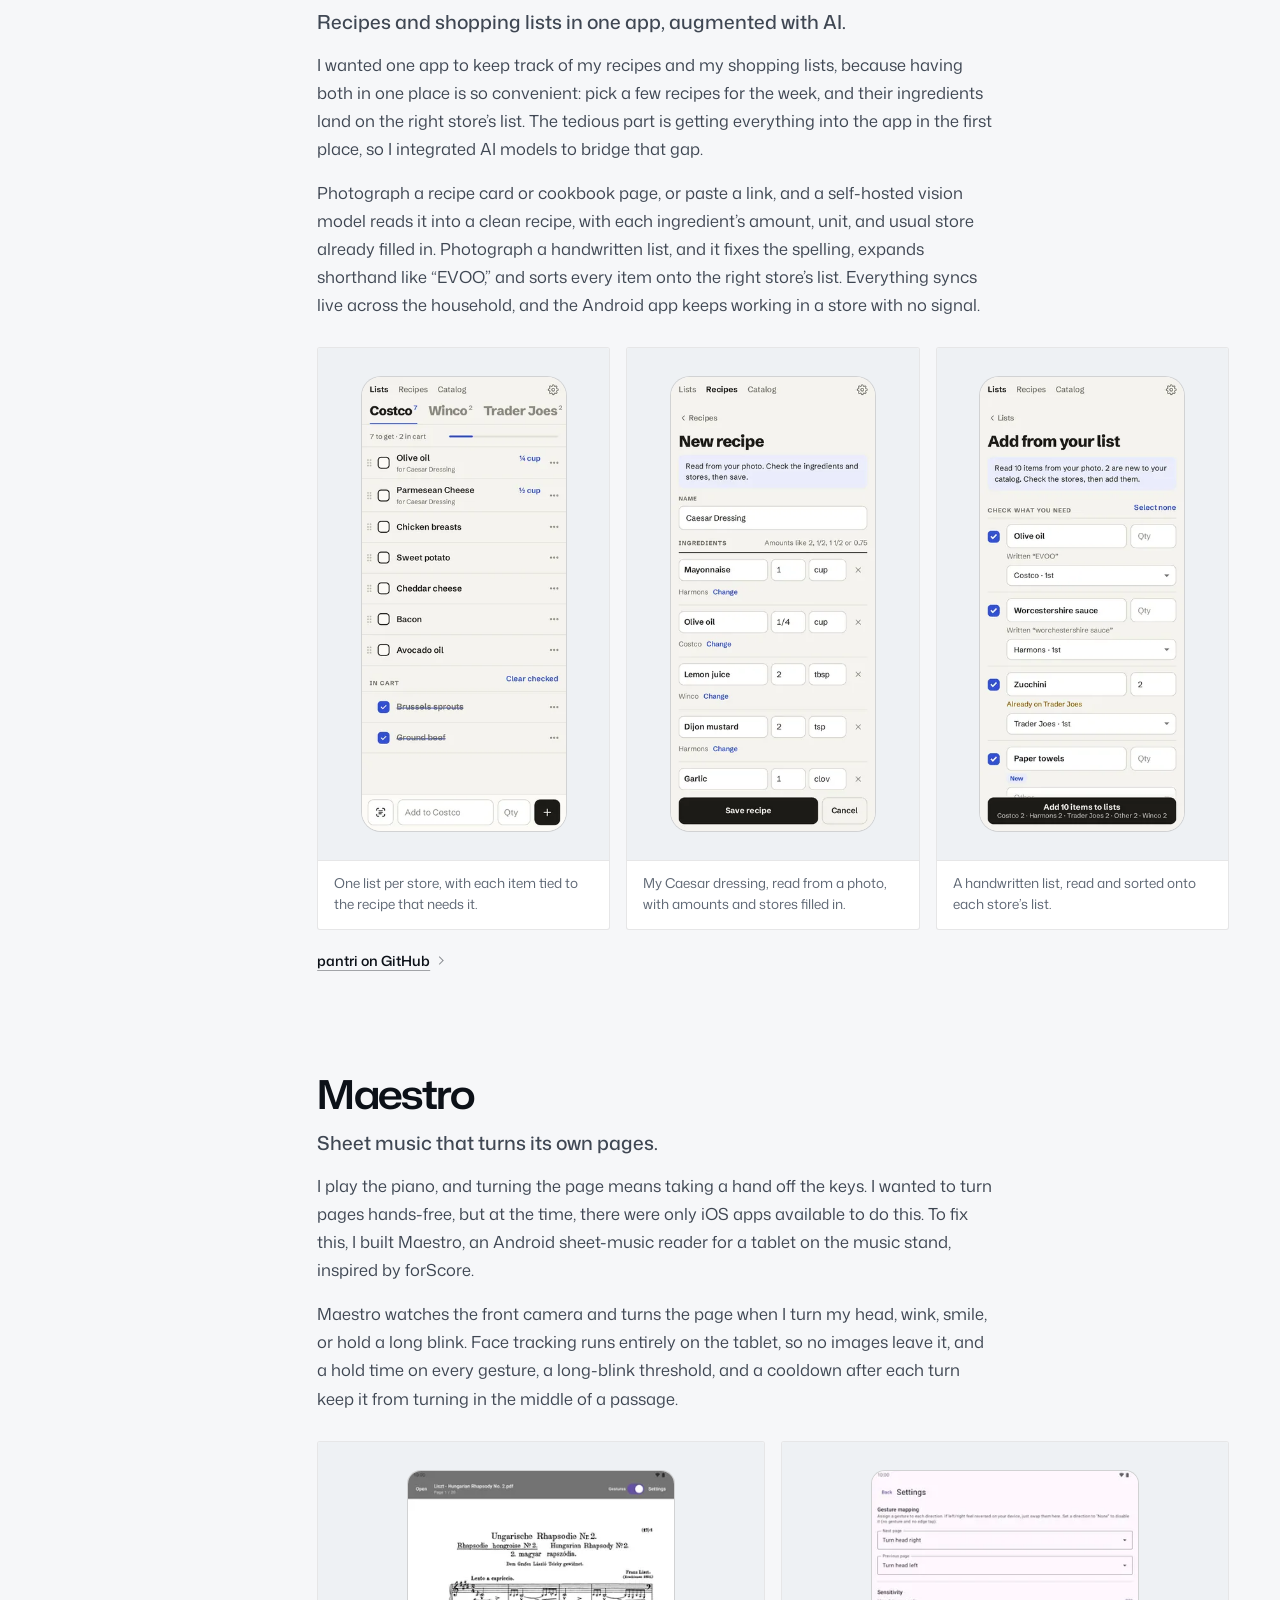
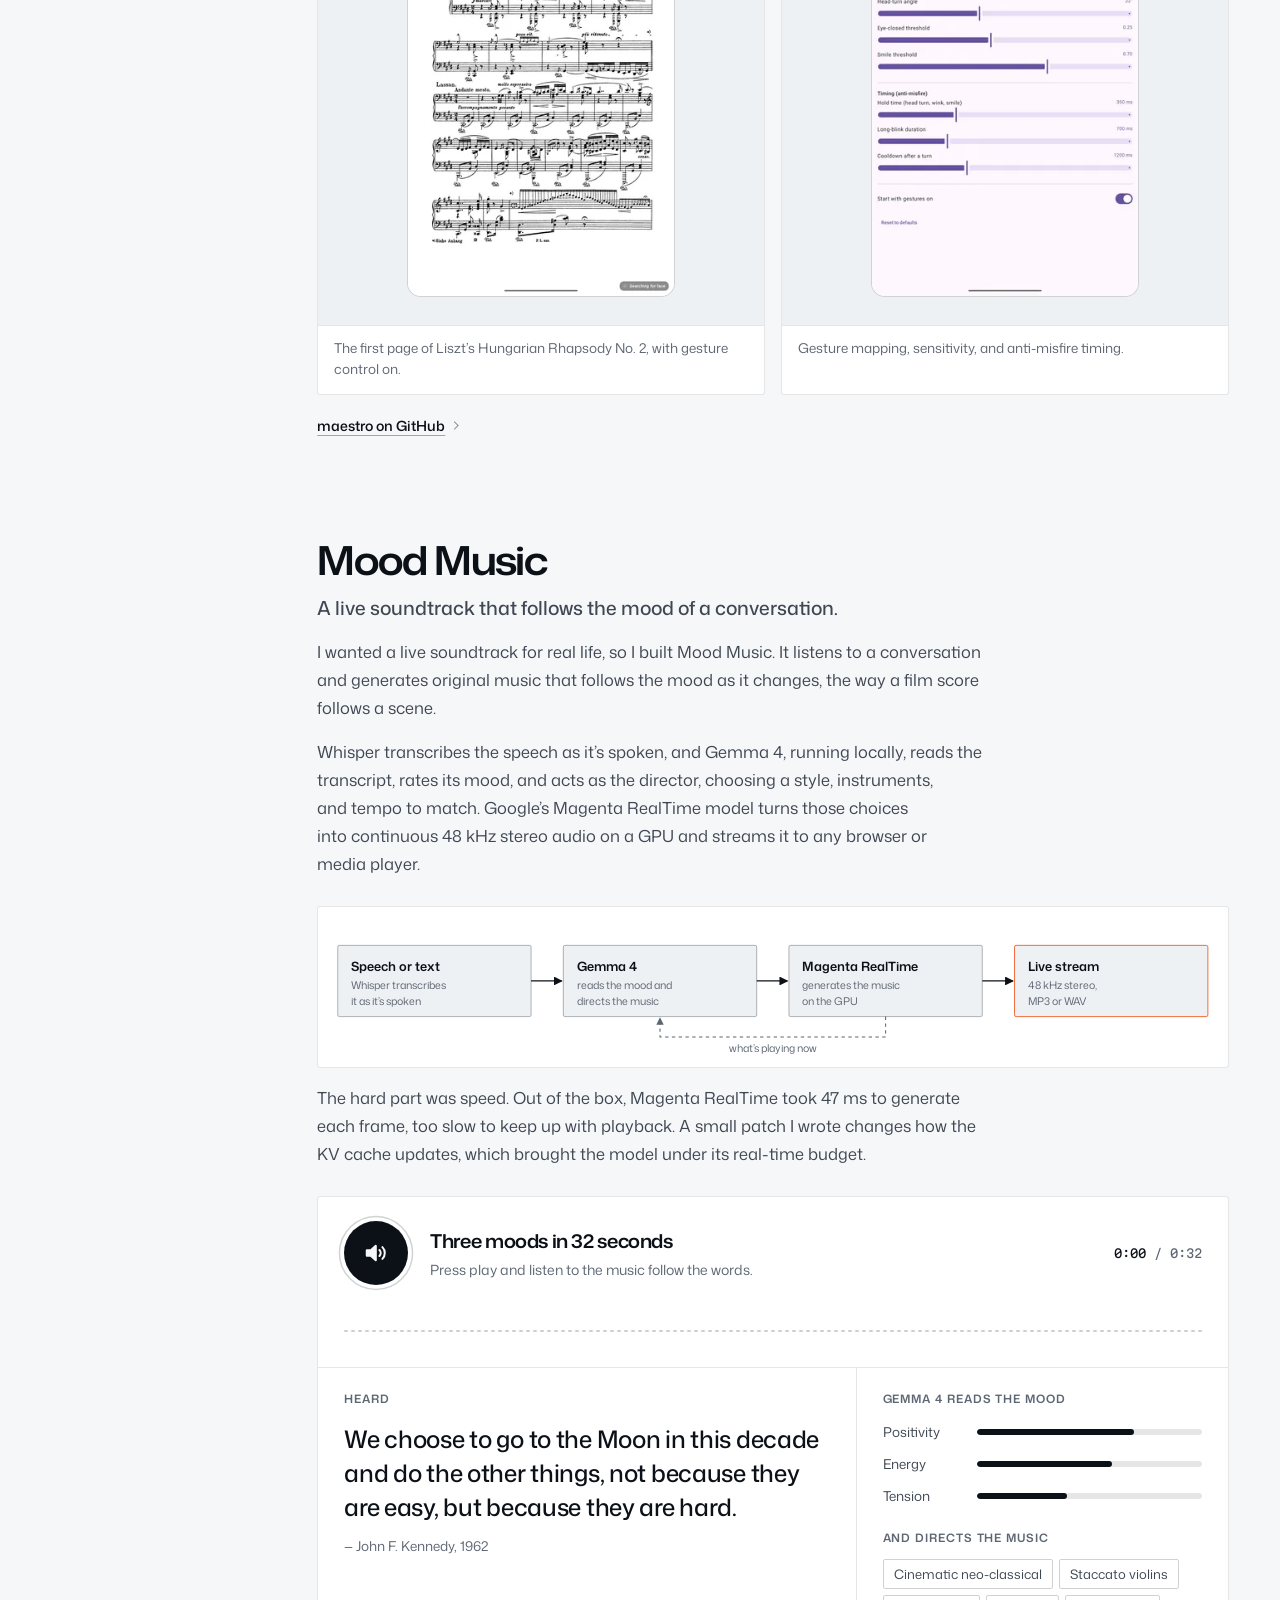
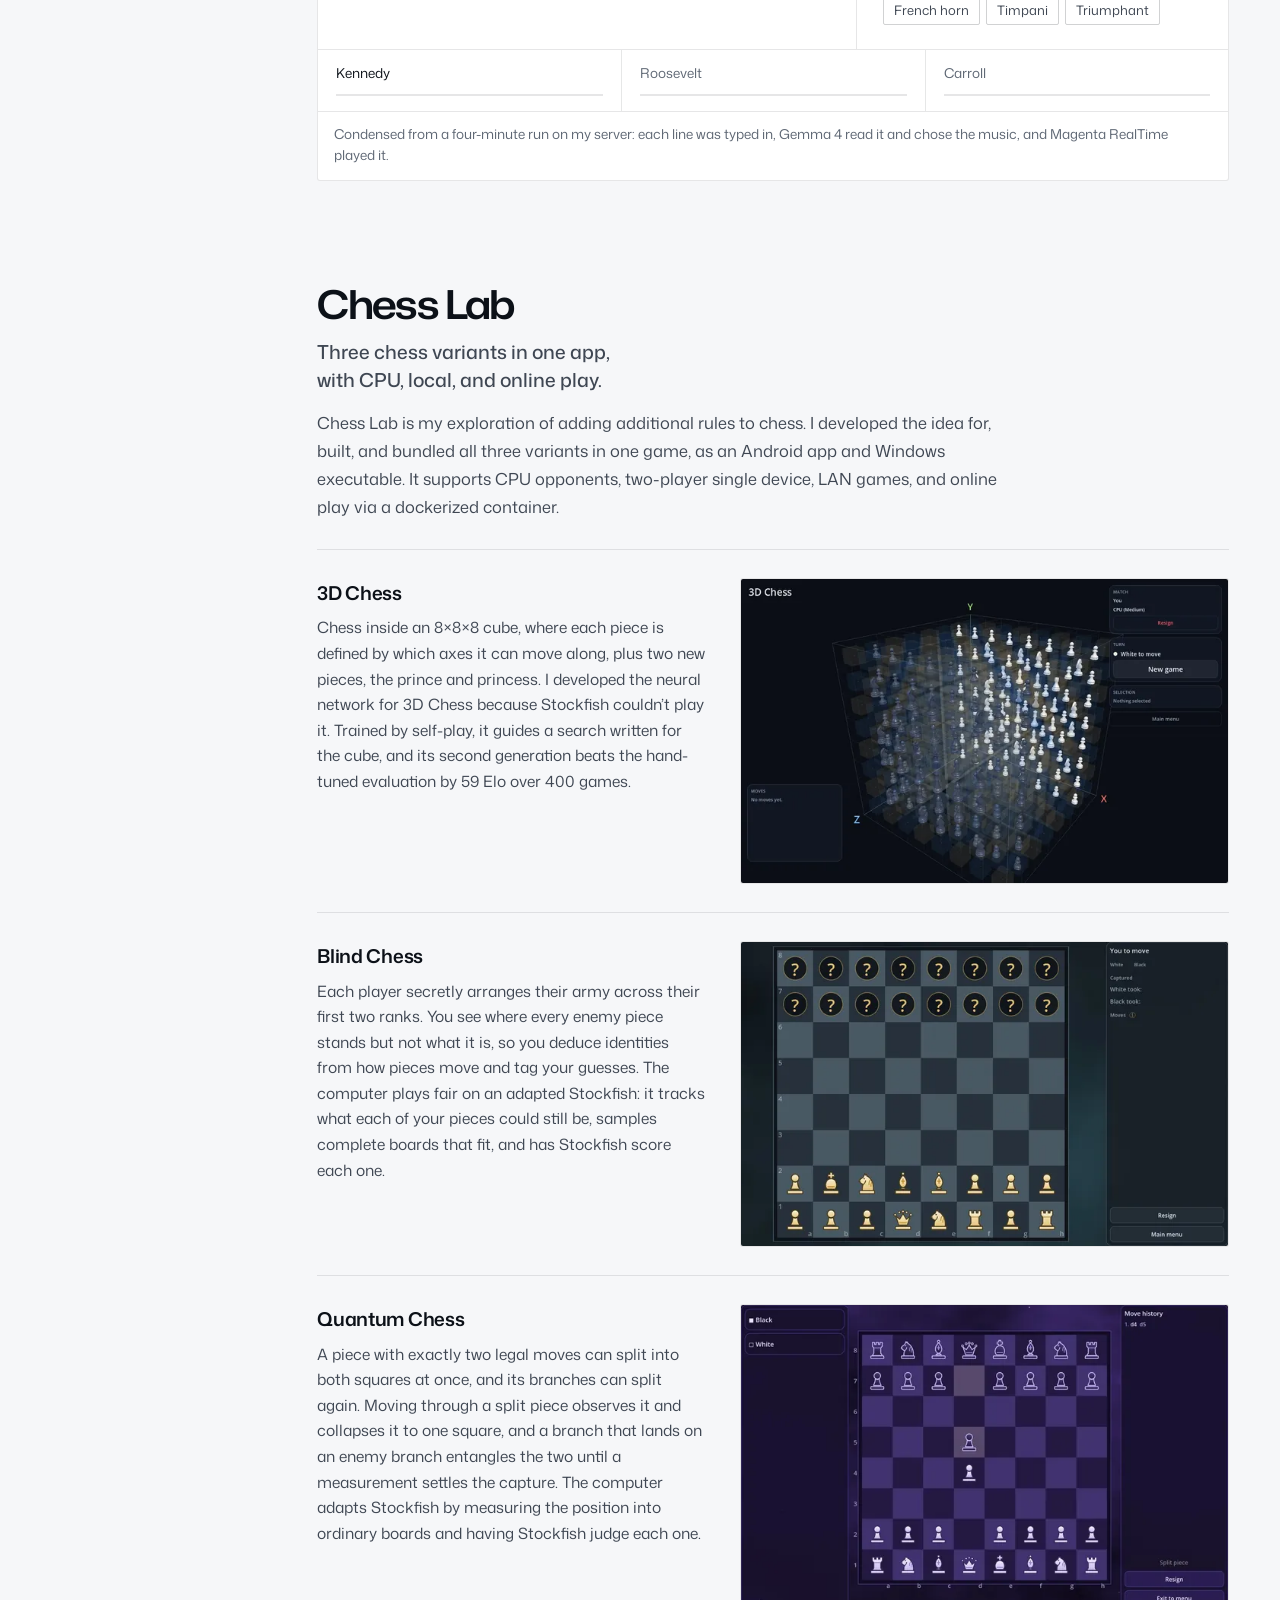
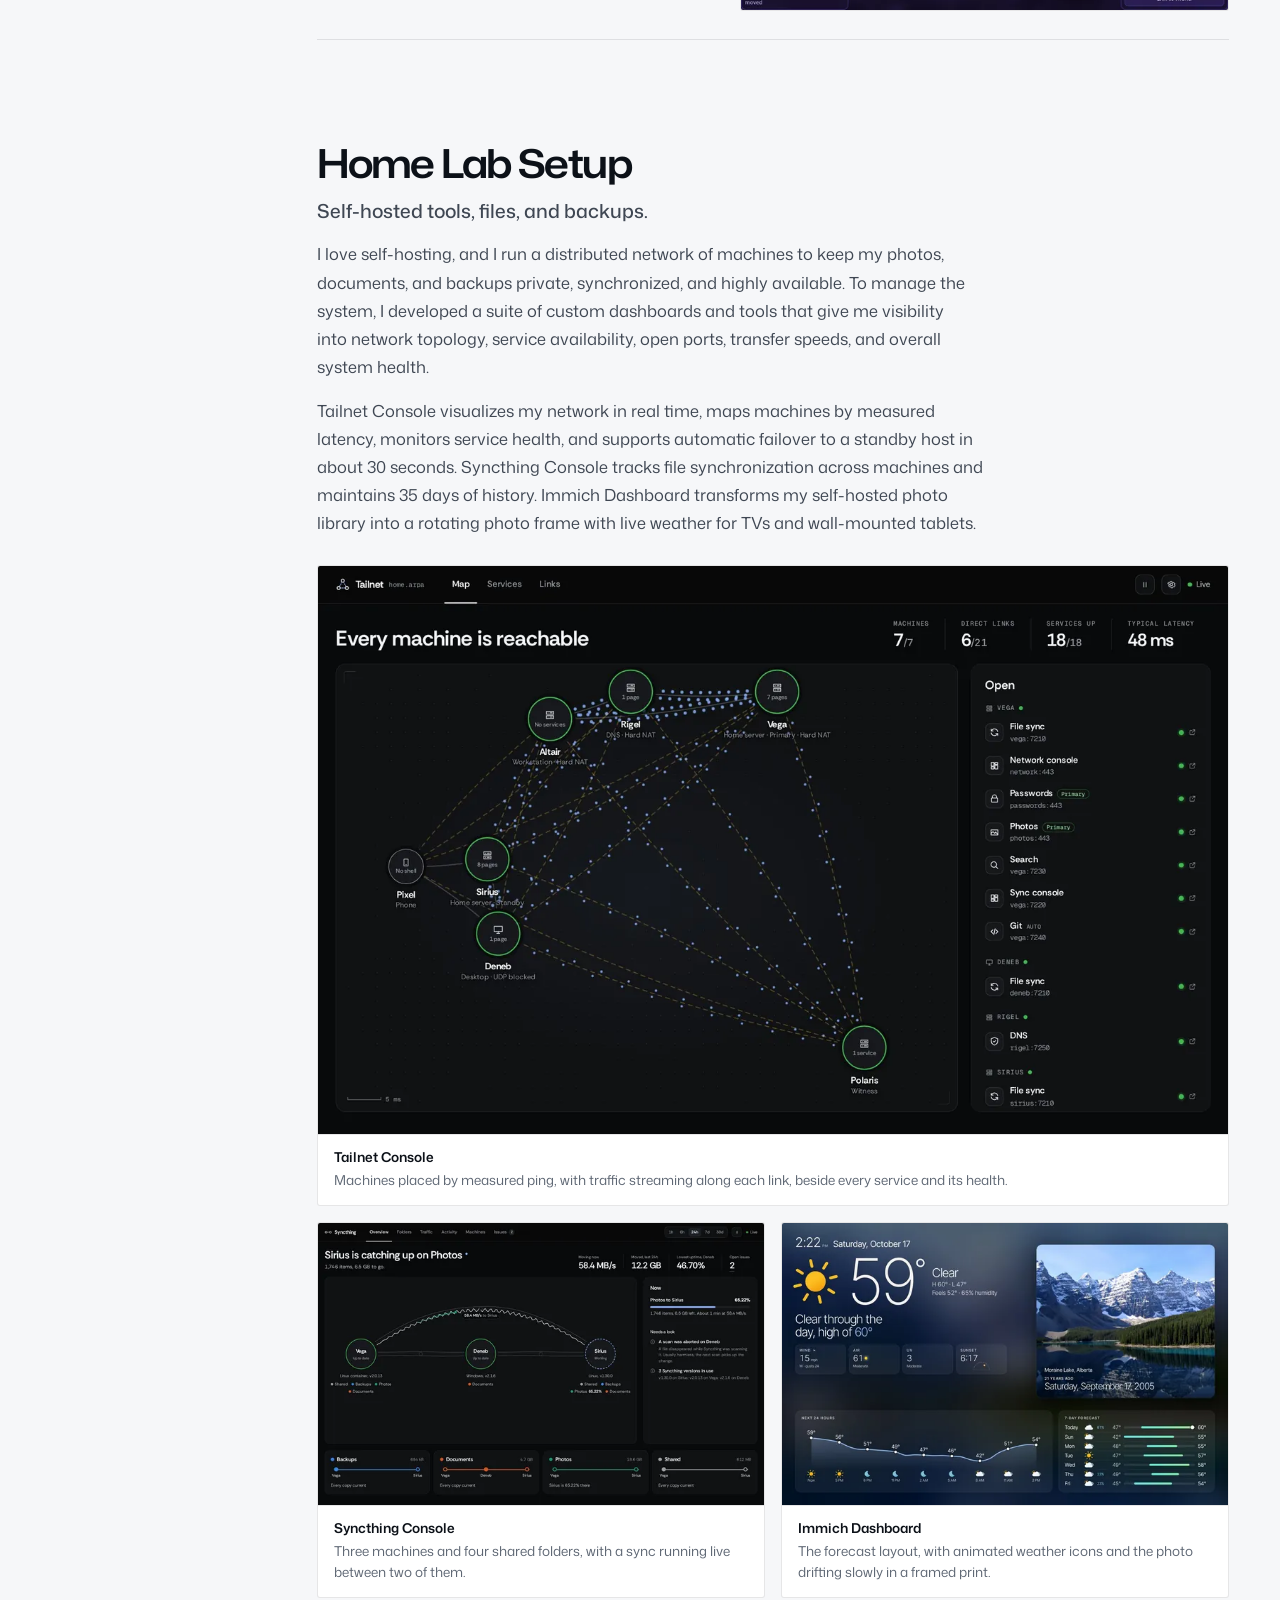
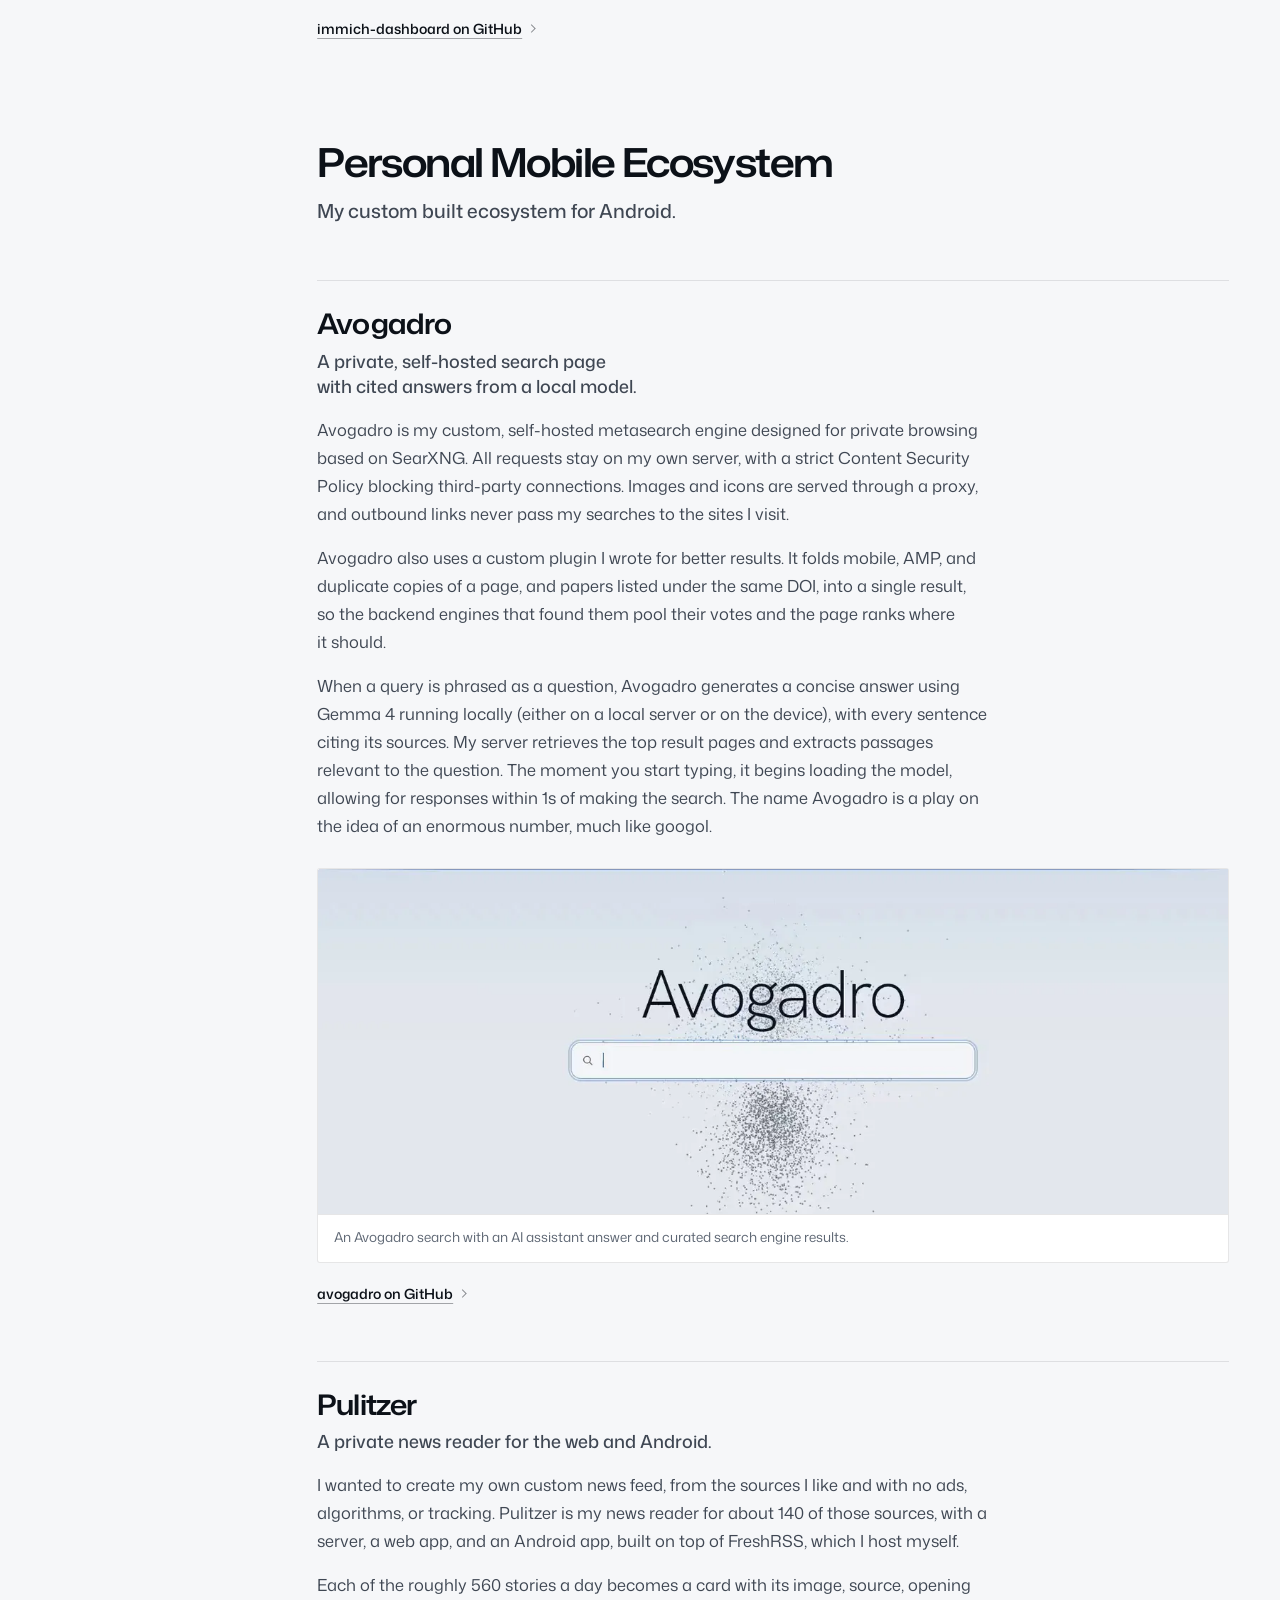
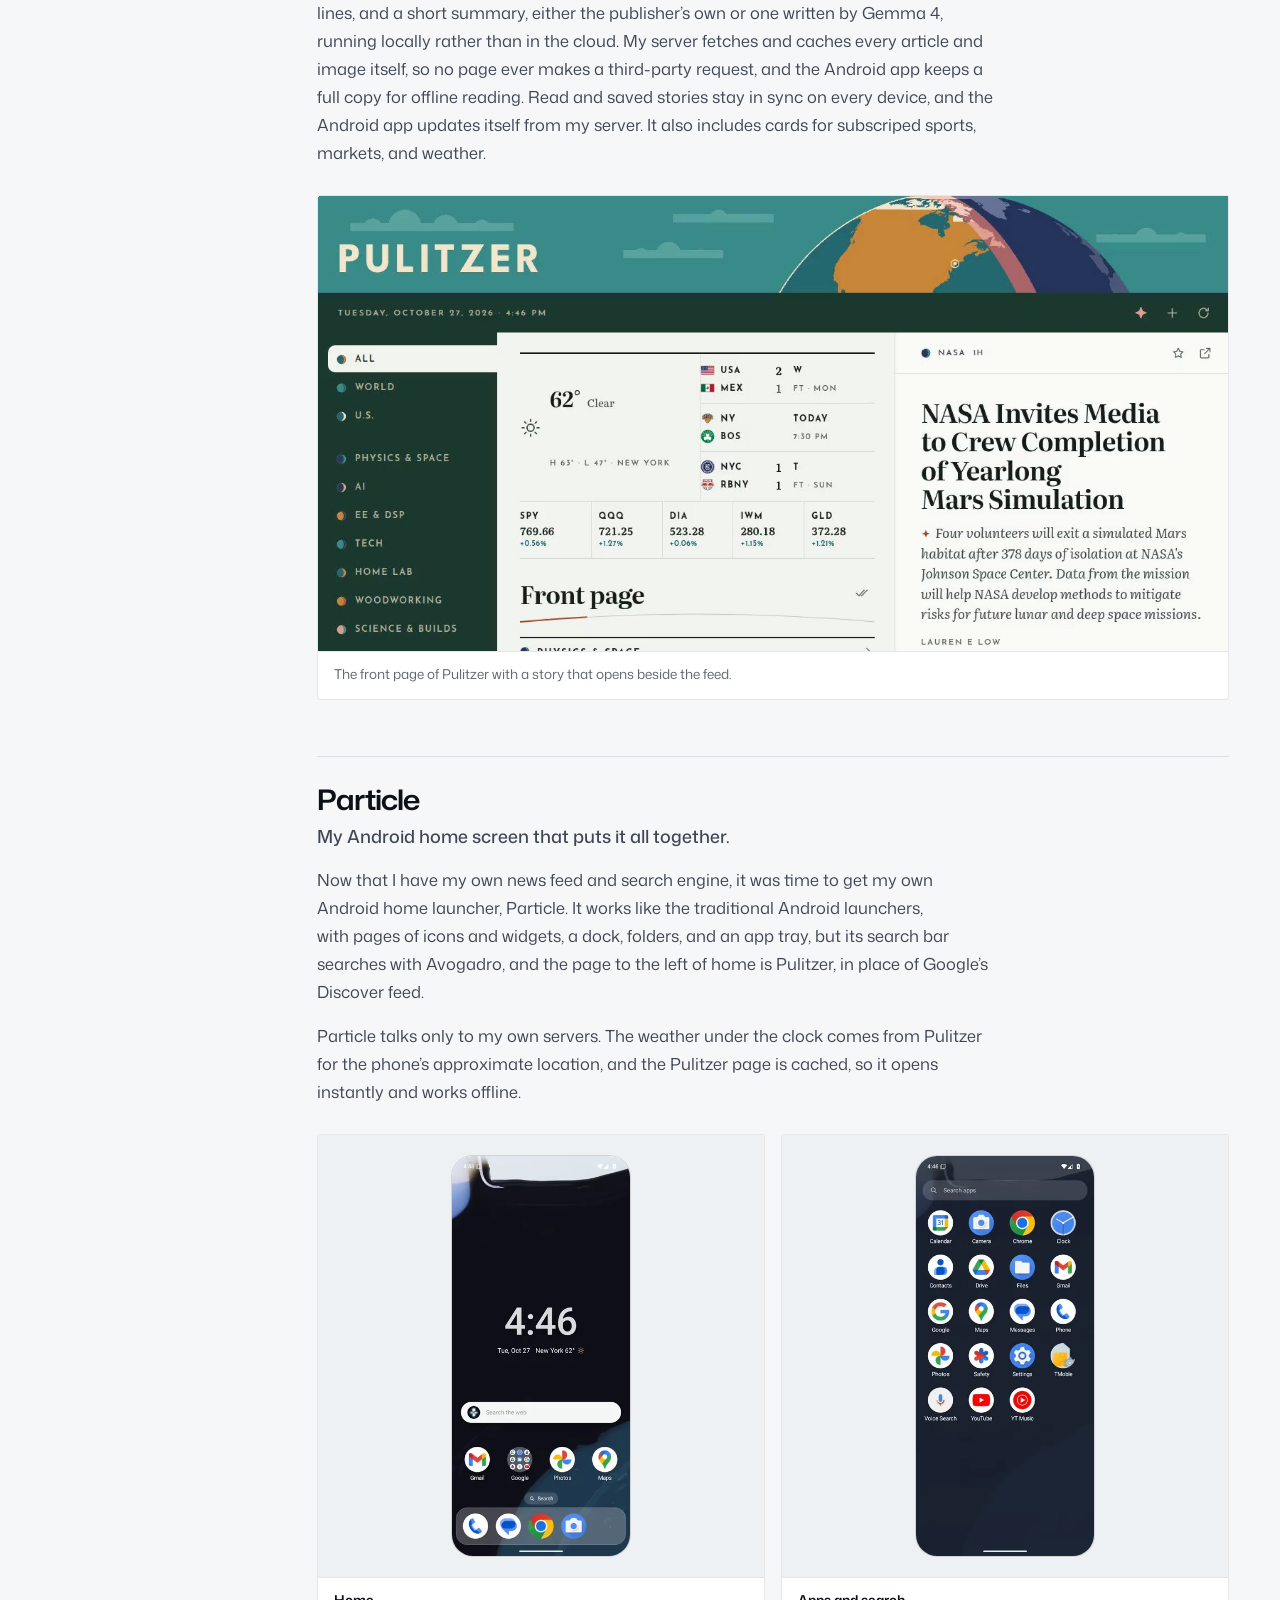
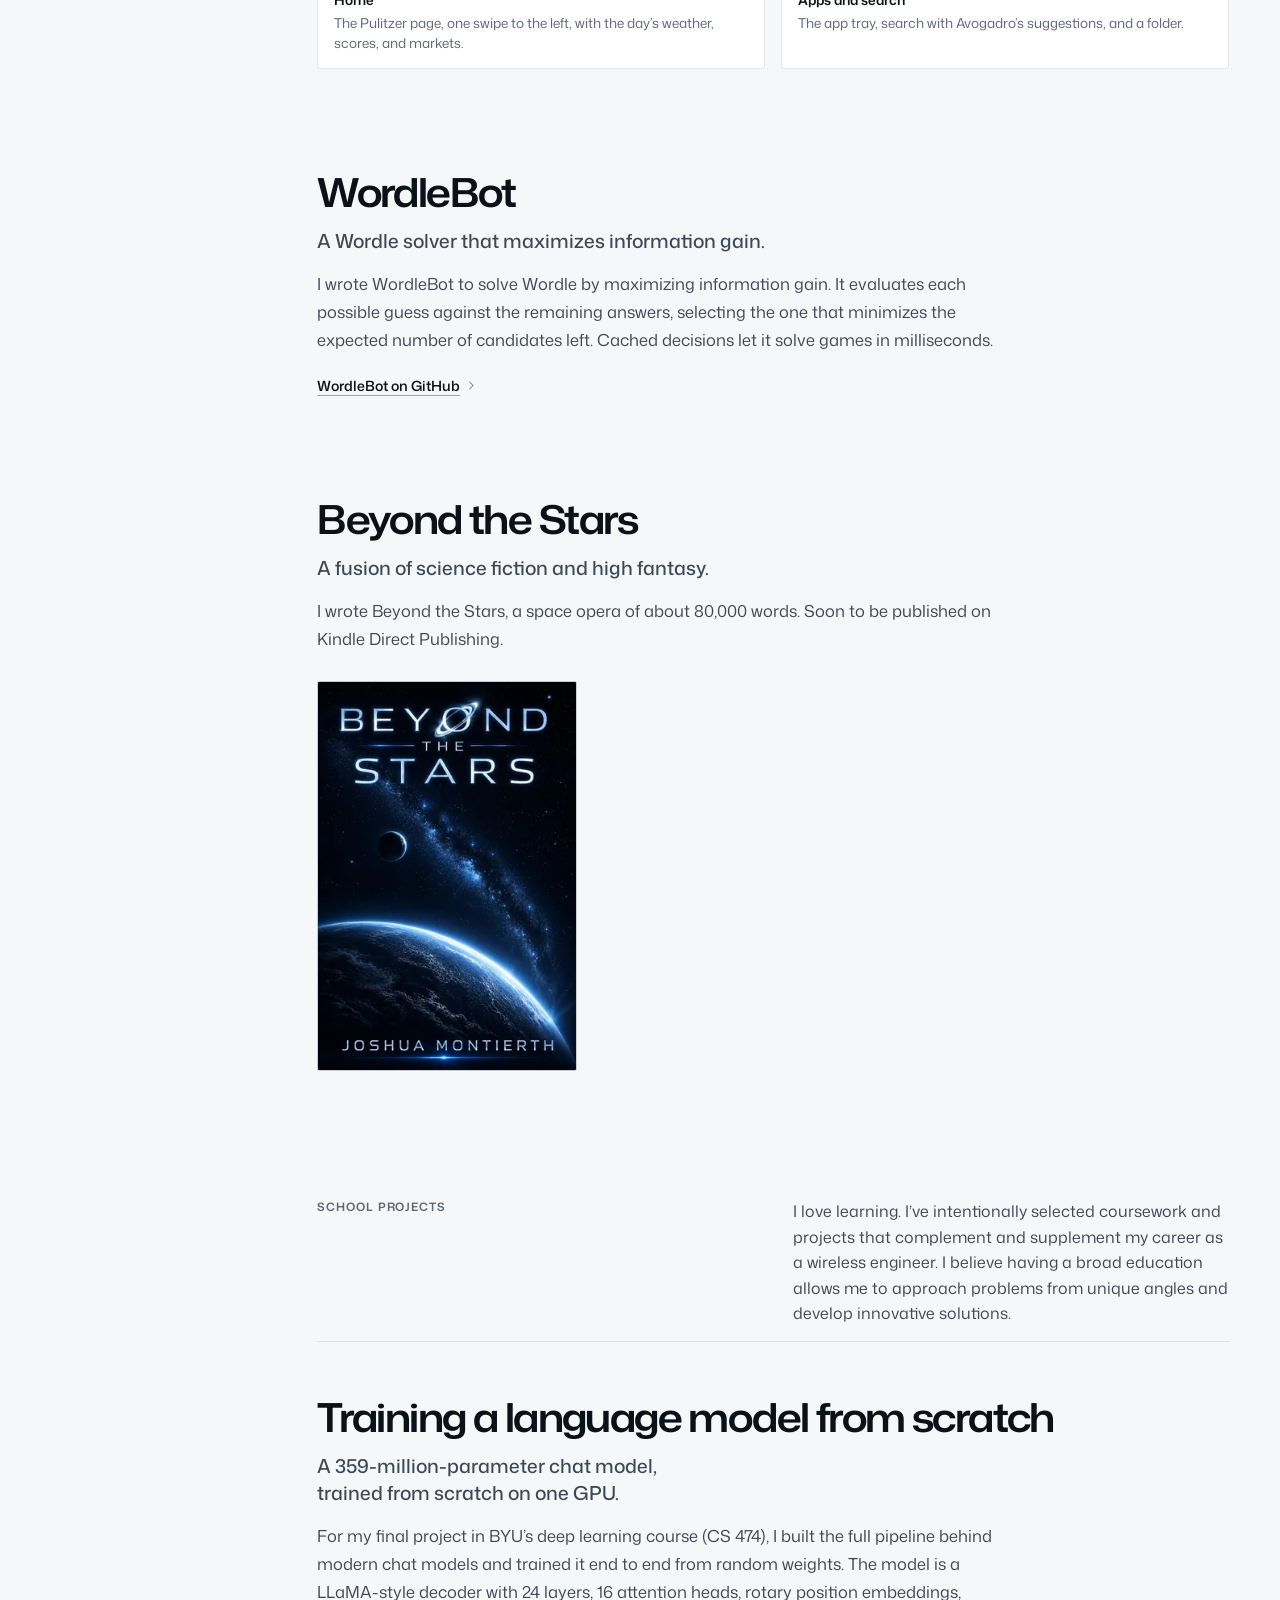
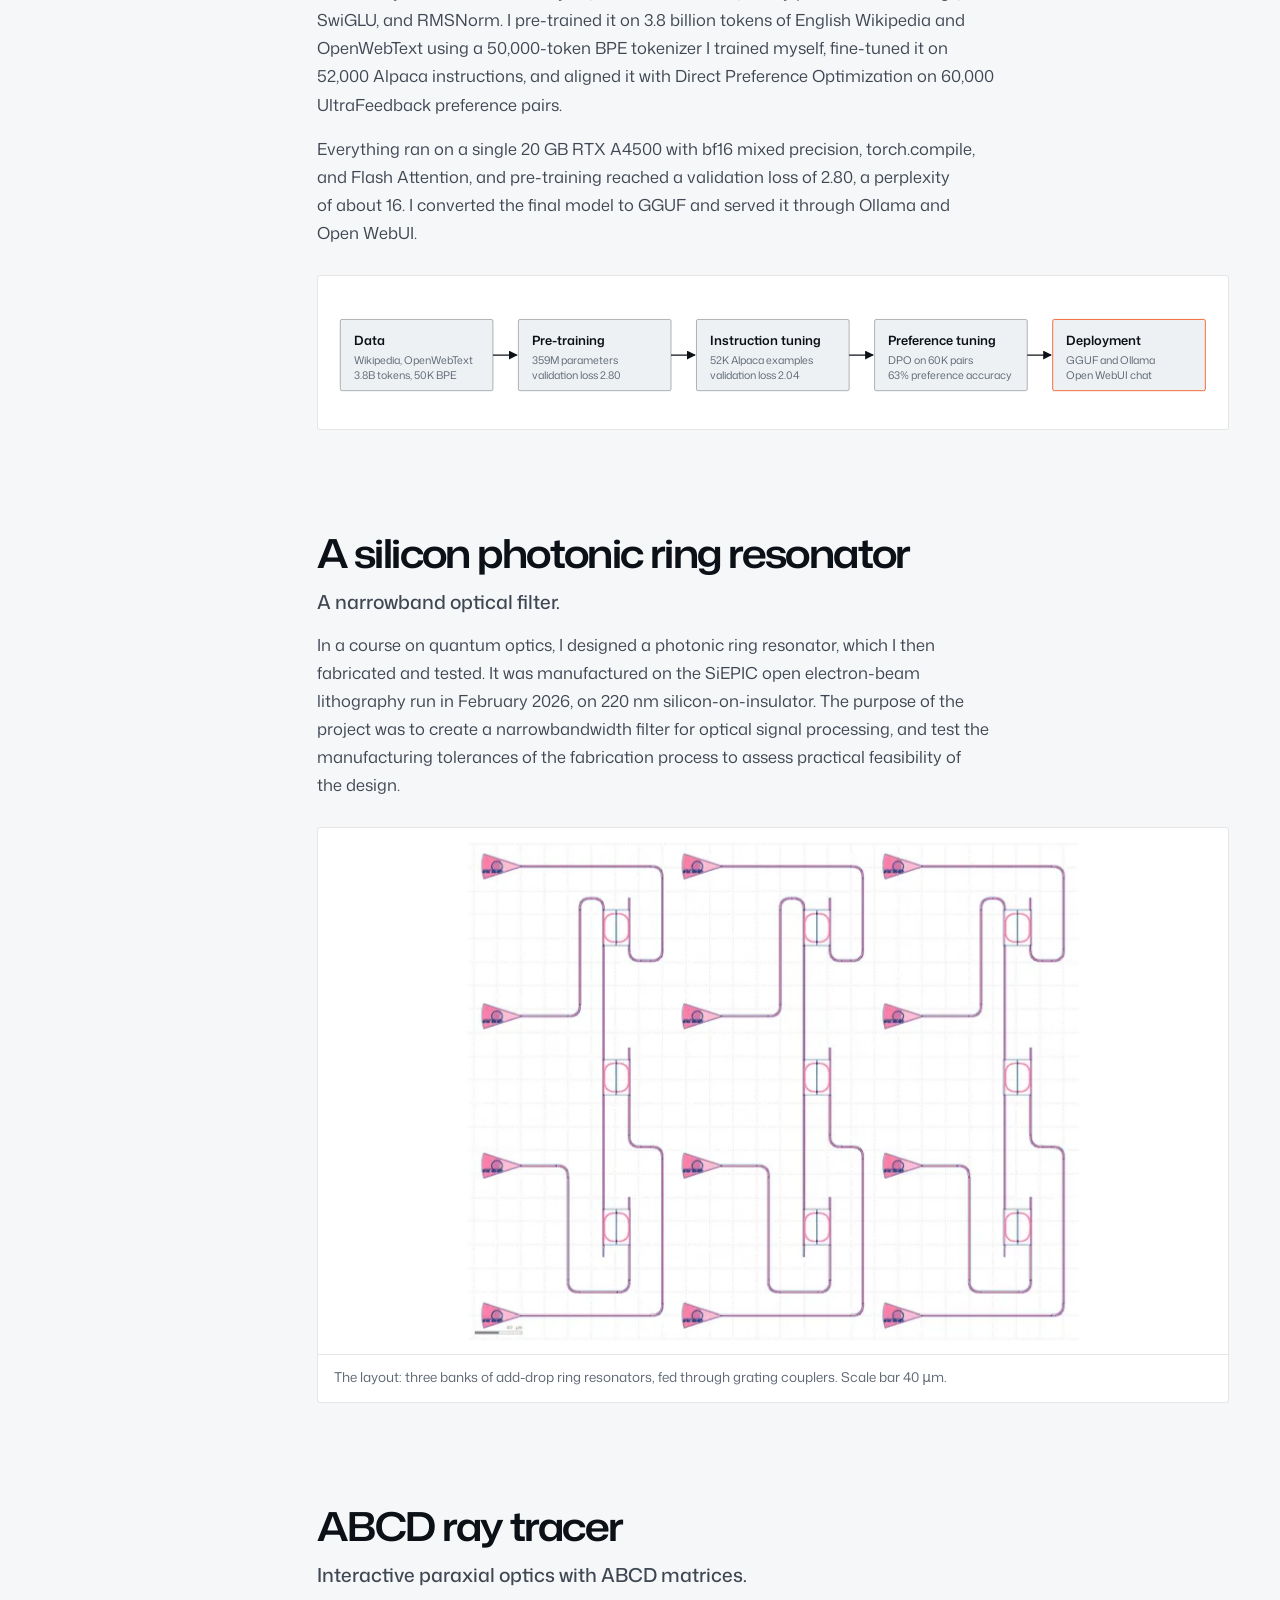
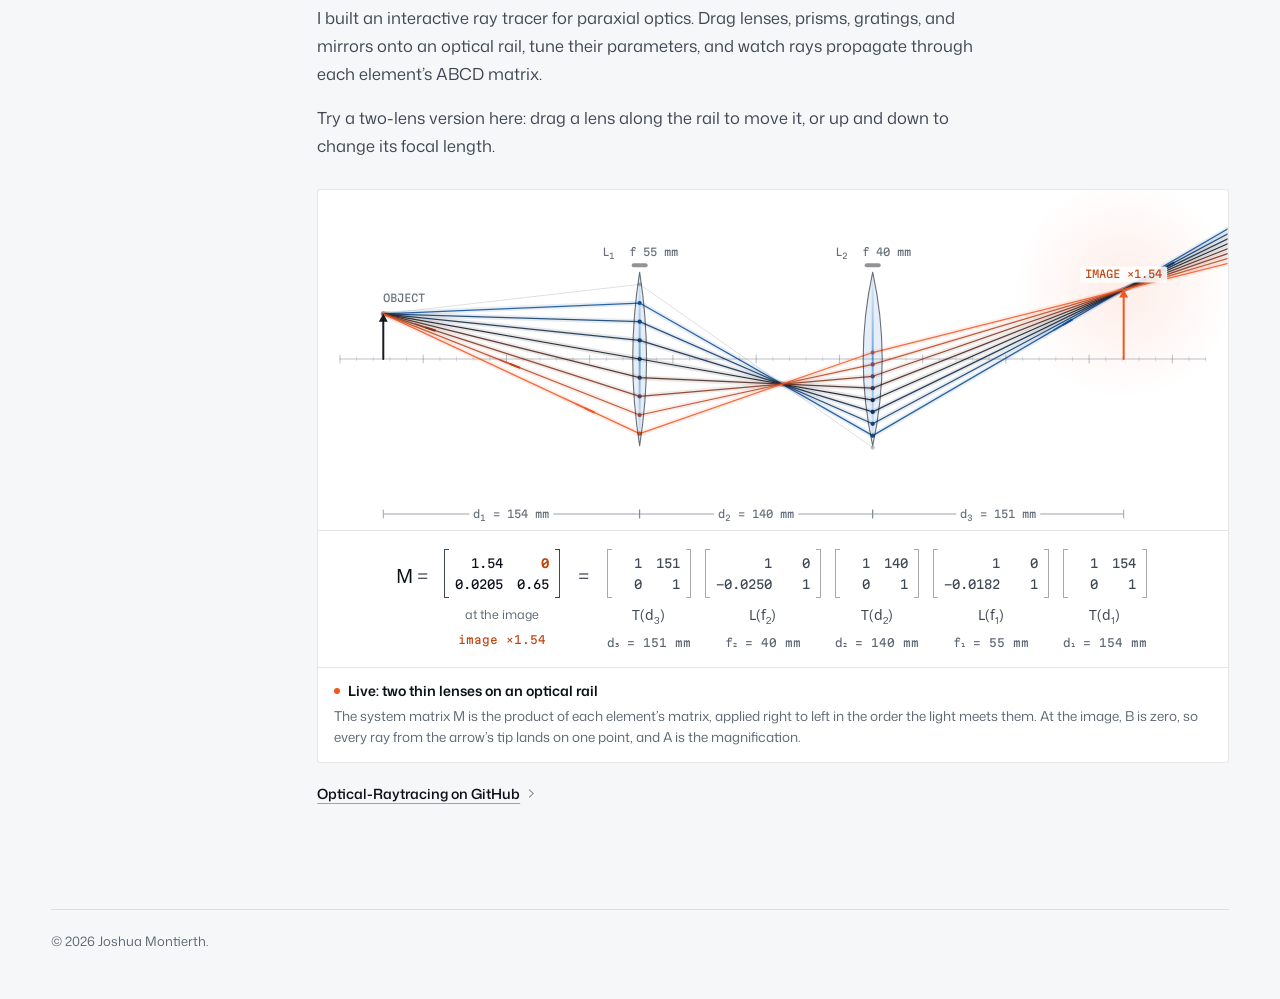
<file: projects.html>
<!doctype html>
<html lang="en">
<head>
<meta charset="utf-8">
<meta name="viewport" content="width=device-width, initial-scale=1">
<title>Projects · Josh Montierth</title>
<meta name="description" content="Josh Montierth's projects: PenPlot Studio, the Pantri recipe and shopping-list app, a hands-free sheet-music reader, a live mood-music generator, chess variants, home-lab tools, a private search engine, news reader, and Android home screen, a Wordle solver, a science-fiction novel, and school projects in machine learning, photonics, and optics.">
<meta name="color-scheme" content="dark light">
<meta name="theme-color" content="#06080c" media="(prefers-color-scheme: dark)">
<meta name="theme-color" content="#f6f7f9" media="(prefers-color-scheme: light)">
<meta property="og:title" content="Projects · Josh Montierth">
<meta property="og:description" content="Josh Montierth's projects: PenPlot Studio, the Pantri recipe and shopping-list app, a hands-free sheet-music reader, a live mood-music generator, chess variants, home-lab tools, a private search engine, news reader, and Android home screen, a Wordle solver, a science-fiction novel, and school projects in machine learning, photonics, and optics.">
<meta property="og:type" content="website">
<meta property="og:url" content="https://joshuamontierth.github.io/projects.html">
<meta property="og:site_name" content="Josh Montierth">
<meta property="og:image" content="https://joshuamontierth.github.io/assets/img/og-card.png">
<meta property="og:image:width" content="1200">
<meta property="og:image:height" content="630">
<meta property="og:image:alt" content="Josh Montierth, wireless systems engineer, over a drawing of a mesh network.">
<meta name="twitter:card" content="summary_large_image">
<link rel="icon" href="assets/img/favicon.svg" type="image/svg+xml">
<link rel="icon" href="assets/img/favicon-32.png" sizes="32x32" type="image/png">
<link rel="apple-touch-icon" href="assets/img/apple-touch-icon.png">
<link rel="preload" href="assets/fonts/mona-sans-latin.woff2" as="font" type="font/woff2" crossorigin>
<script>(function(){var r=document.documentElement,t=null;try{t=localStorage.getItem("theme")}catch(e){}if(t==="light"||t==="dark")r.setAttribute("data-theme",t);r.classList.add("js")})()</script>
<link rel="stylesheet" href="css/site.css">
</head>
<body>
<a class="skip" href="#penplot">Skip to projects</a>
<header class="bar is-solid" id="bar">
  <a class="bar-name" href="index.html">Josh Montierth</a>
  <nav class="tabs" aria-label="Site">
    <a href="index.html">Experience</a>
    <a href="research.html">Research</a>
    <a href="projects.html" aria-current="page">Projects</a>
    <a href="thesis.html">Thesis</a>
    <a href="cv.html">Resume</a>
  </nav>
  <div class="bar-act">
    <button class="theme-btn" type="button" data-theme-toggle aria-label="Switch to light theme">
      <svg class="i-sun" viewBox="0 0 24 24" aria-hidden="true"><circle cx="12" cy="12" r="4"/><path d="M12 2.5v2.2M12 19.3v2.2M2.5 12h2.2M19.3 12h2.2M5.3 5.3l1.6 1.6M17.1 17.1l1.6 1.6M5.3 18.7l1.6-1.6M17.1 6.9l1.6-1.6"/></svg>
      <svg class="i-moon" viewBox="0 0 24 24" aria-hidden="true"><path d="M20 14.6A8.2 8.2 0 0 1 9.4 4a8.2 8.2 0 1 0 10.6 10.6z"/></svg>
    </button>
    <a class="theme-btn bar-in" href="https://www.linkedin.com/in/josh-montierth/" aria-label="LinkedIn" title="LinkedIn"><svg viewBox="2.5 2.5 19 19" aria-hidden="true"><path d="M20.447 20.452h-3.554v-5.569c0-1.328-.027-3.037-1.852-3.037-1.853 0-2.136 1.445-2.136 2.939v5.667H9.351V9h3.414v1.561h.046c.477-.9 1.637-1.85 3.37-1.85 3.601 0 4.267 2.37 4.267 5.455v6.286zM5.337 7.433a2.064 2.064 0 1 1 0-4.128 2.064 2.064 0 0 1 0 4.128zm1.782 13.019H3.555V9h3.564v11.452z"/></svg></a>
    <a class="btn btn-solid" href="mailto:joshuamontierth@gmail.com">Email</a>
  </div>
</header>

<main class="page">
  <header class="page-head">
    <h1>Projects</h1>
    <div>
      <p>I am a creator and am driven by a wide range of hobbies and interests. I have a passion for using my engineering background to solve everyday problems.</p>
      <p>I love turning ideas into tangible creations. Whether it’s woodworking, 3D printing, or a software project, I’m all in. As an Autodesk Inventor Certified Professional, I bring my designs to life through 3D modeling, 3D printing, CNC machining, laser cutting, and software development. I also enjoy creating art through music and prose and finding ways to bring engineering into my creative pursuits.</p>
    </div>
  </header>

  <div class="r-grid">
    <nav class="rail" aria-label="On this page">
      <p class="rail-h">Personal projects</p>
      <ol>
        <li><a href="#penplot">PenPlot Studio</a></li>
        <li><a href="#pantri">Pantri</a></li>
        <li><a href="#maestro">Maestro</a></li>
        <li><a href="#mood-music">Mood Music</a></li>
        <li><a href="#chess-lab">Chess Lab</a></li>
        <li><a href="#home-lab">Home Lab Setup</a></li>
        <li><a href="#daily-apps">Personal Mobile Ecosystem</a></li>
        <li class="rail-sub"><a href="#avogadro">Avogadro</a></li>
        <li class="rail-sub"><a href="#pulitzer">Pulitzer</a></li>
        <li class="rail-sub"><a href="#particle">Particle</a></li>
        <li><a href="#wordlebot">WordleBot</a></li>
        <li><a href="#beyond-the-stars">Beyond the Stars</a></li>
      </ol>
      <p class="rail-h">School projects</p>
      <ol>
        <li><a href="#language-model">Language model</a></li>
        <li><a href="#ring-resonator">Ring resonator</a></li>
        <li><a href="#raytracer">ABCD ray tracer</a></li>
      </ol>
    </nav>

    <div class="r-main">

      <!-- ================= PERSONAL PROJECTS ================= -->
      <section class="grp" id="personal" aria-labelledby="personal-h">
        <header class="grp-head">
          <h2 id="personal-h">Personal projects</h2>
        </header>

        <!-- ================= PENPLOT STUDIO ================= -->
        <article class="chap" id="penplot" aria-labelledby="penplot-h">
          <h3 class="chap-t" id="penplot-h">PenPlot Studio</h3>
          <p class="lede">Turns a Bambu Lab 3D printer into a precision 2D plotter.</p>
          <div class="prose">
            <p>I use my 3D printer every day, and I’ve always wanted to use it as a pen plotter or precision paper and vinyl cutter. While hardware attachments existed, the software to design artwork and convert it into machine-ready, proprietary Bambu Lab G-code was underdeveloped. To fill that gap, I created PenPlot Studio, a design tool inspired by Inkscape and 3D-printing slicers that understands the printer’s geometry and attached tools to generate safe, optimized toolpaths without firmware modifications.</p>
            <p>PenPlot Studio converts SVGs, images, custom fonts, and handwritten drawings into G-code for plotting and cutting. It includes freehand drawing, image tracing, generative patterns, custom handwriting fonts, and automatic pen changes, with support for Bambu Lab and Marlin-based printers. I also built a simulated printer that previews each job and checks generated commands for unsafe movements before the G-code can be downloaded.</p>
          </div>
          <div class="figs">
            <figure class="plate shot--clip">
              <div class="clip-media"><img src="assets/img/projects/penplot-plot.jpg" srcset="assets/img/projects/penplot-plot-320.webp 320w, assets/img/projects/penplot-plot-480.webp 480w, assets/img/projects/penplot-plot-640.webp 640w, assets/img/projects/penplot-plot-960.webp 960w, assets/img/projects/penplot-plot-1280.webp 1280w, assets/img/projects/penplot-plot.jpg 1440w" sizes="(max-width: 600px) 90vw, (max-width: 860px) 92vw, (max-width: 1100px) 45vw, 517px" alt="My 3D printer's toolhead holding a blue pen, drawing a detailed mandala on a sheet of paper taped to the print bed." width="1440" height="900" loading="lazy"><video src="assets/video/penplot-plot.mp4" muted loop playsinline preload="none" aria-hidden="true"></video></div>
              <figcaption><b>Plotting</b>My printer drawing a mandala from PenPlot Studio’s G-code.</figcaption>
            </figure>
            <figure class="plate shot--clip">
              <div class="clip-media"><img class="tw-d" src="assets/img/projects/penplot-sim-dark.jpg" srcset="assets/img/projects/penplot-sim-dark-320.webp 320w, assets/img/projects/penplot-sim-dark-480.webp 480w, assets/img/projects/penplot-sim-dark-640.webp 640w, assets/img/projects/penplot-sim-dark-960.webp 960w, assets/img/projects/penplot-sim-dark-1280.webp 1280w, assets/img/projects/penplot-sim-dark-1600.webp 1600w, assets/img/projects/penplot-sim-dark.jpg 1920w" sizes="(max-width: 600px) 90vw, (max-width: 860px) 92vw, (max-width: 1100px) 45vw, 517px" alt="PenPlot Studio's preview with a finished three-pen spirograph on a white sheet: an 18-point blue star, a green star turned to sit between its points, and a red rosette in the round opening at the center, with the Spirograph generator selected on the left, the three pen layers on the right, and a playback bar at 25 times speed with a green G-code check passed badge." width="1920" height="1200" loading="lazy"><img class="tw-l" src="assets/img/projects/penplot-sim-light.jpg" srcset="assets/img/projects/penplot-sim-light-320.webp 320w, assets/img/projects/penplot-sim-light-480.webp 480w, assets/img/projects/penplot-sim-light-640.webp 640w, assets/img/projects/penplot-sim-light-960.webp 960w, assets/img/projects/penplot-sim-light-1280.webp 1280w, assets/img/projects/penplot-sim-light-1600.webp 1600w, assets/img/projects/penplot-sim-light.jpg 1920w" sizes="(max-width: 600px) 90vw, (max-width: 860px) 92vw, (max-width: 1100px) 45vw, 517px" alt="PenPlot Studio's preview with a finished three-pen spirograph on a white sheet: an 18-point blue star, a green star turned to sit between its points, and a red rosette in the round opening at the center, with the Spirograph generator selected on the left, the three pen layers on the right, and a playback bar at 25 times speed with a green G-code check passed badge." width="1920" height="1200" loading="lazy"><video class="tw-d" src="assets/video/penplot-sim-dark.mp4" muted loop playsinline preload="none" aria-hidden="true"></video><video class="tw-l" src="assets/video/penplot-sim-light.mp4" muted loop playsinline preload="none" aria-hidden="true"></video></div>
              <figcaption><b>Simulation</b>The preview replays the G-code for a three-pen spirograph at 25× speed and checks it for unsafe moves.</figcaption>
            </figure>
          </div>
          <p class="links"><a class="lnk" href="https://github.com/joshuamontierth/penplot-studio">penplot-studio on GitHub</a></p>
        </article>

        <!-- ================= PANTRI ================= -->
        <article class="chap" id="pantri" aria-labelledby="pantri-h">
          <h3 class="chap-t" id="pantri-h">Pantri</h3>
          <p class="lede">Recipes and shopping lists in one app, augmented with AI.</p>
          <div class="prose">
            <p>I wanted one app to keep track of my recipes and my shopping lists, because having both in one place is so convenient: pick a few recipes for the week, and their ingredients land on the right store’s list. The tedious part is getting everything into the app in the first place, so I integrated AI models to bridge that gap.</p>
            <p>Photograph a recipe card or cookbook page, or paste a link, and a self-hosted vision model reads it into a clean recipe, with each ingredient’s amount, unit, and usual store already filled in. Photograph a handwritten list, and it fixes the spelling, expands shorthand like “EVOO,” and sorts every item onto the right store’s list. Everything syncs live across the household, and the Android app keeps working in a store with no signal.</p>
          </div>
          <div class="figs figs--3">
            <figure class="plate plate--device">
              <div class="dev">
                <img class="tw-d" src="assets/img/projects/pantri-lists-dark.jpg" srcset="assets/img/projects/pantri-lists-dark-320.webp 320w, assets/img/projects/pantri-lists-dark-480.webp 480w, assets/img/projects/pantri-lists-dark-640.webp 640w, assets/img/projects/pantri-lists-dark-960.webp 960w, assets/img/projects/pantri-lists-dark.jpg 1080w" sizes="(max-width: 600px) 53vw, (max-width: 860px) 25vw, (max-width: 1100px) 21vw, 206px" alt="Pantri showing the Costco list, with tabs for Costco, Winco, and Trader Joes. Olive oil and Parmesan cheese are marked as for Caesar Dressing, followed by chicken breasts, sweet potato, cheddar cheese, bacon, and avocado oil, with Brussels sprouts and ground beef checked off in the cart below." width="1080" height="2400" loading="lazy">
                <img class="tw-l" src="assets/img/projects/pantri-lists-light.jpg" srcset="assets/img/projects/pantri-lists-light-320.webp 320w, assets/img/projects/pantri-lists-light-480.webp 480w, assets/img/projects/pantri-lists-light-640.webp 640w, assets/img/projects/pantri-lists-light-960.webp 960w, assets/img/projects/pantri-lists-light.jpg 1080w" sizes="(max-width: 600px) 53vw, (max-width: 860px) 25vw, (max-width: 1100px) 21vw, 206px" alt="Pantri showing the Costco list, with tabs for Costco, Winco, and Trader Joes. Olive oil and Parmesan cheese are marked as for Caesar Dressing, followed by chicken breasts, sweet potato, cheddar cheese, bacon, and avocado oil, with Brussels sprouts and ground beef checked off in the cart below." width="1080" height="2400" loading="lazy">
              </div>
              <figcaption>One list per store, with each item tied to the recipe that needs it.</figcaption>
            </figure>
            <figure class="plate plate--device">
              <div class="dev">
                <img class="tw-d" src="assets/img/projects/pantri-recipe-import-dark.jpg" srcset="assets/img/projects/pantri-recipe-import-dark-320.webp 320w, assets/img/projects/pantri-recipe-import-dark-480.webp 480w, assets/img/projects/pantri-recipe-import-dark-640.webp 640w, assets/img/projects/pantri-recipe-import-dark-960.webp 960w, assets/img/projects/pantri-recipe-import-dark.jpg 1080w" sizes="(max-width: 600px) 53vw, (max-width: 860px) 25vw, (max-width: 1100px) 21vw, 206px" alt="Pantri's new recipe screen reading 'Read from your photo. Check the ingredients and stores, then save', with a recipe named Caesar Dressing and ingredients including mayonnaise, olive oil, lemon juice, Dijon mustard, and garlic, each with an amount and its store, such as Harmons for the mayonnaise and Costco for the olive oil." width="1080" height="2400" loading="lazy">
                <img class="tw-l" src="assets/img/projects/pantri-recipe-import-light.jpg" srcset="assets/img/projects/pantri-recipe-import-light-320.webp 320w, assets/img/projects/pantri-recipe-import-light-480.webp 480w, assets/img/projects/pantri-recipe-import-light-640.webp 640w, assets/img/projects/pantri-recipe-import-light-960.webp 960w, assets/img/projects/pantri-recipe-import-light.jpg 1080w" sizes="(max-width: 600px) 53vw, (max-width: 860px) 25vw, (max-width: 1100px) 21vw, 206px" alt="Pantri's new recipe screen reading 'Read from your photo. Check the ingredients and stores, then save', with a recipe named Caesar Dressing and ingredients including mayonnaise, olive oil, lemon juice, Dijon mustard, and garlic, each with an amount and its store, such as Harmons for the mayonnaise and Costco for the olive oil." width="1080" height="2400" loading="lazy">
              </div>
              <figcaption>My Caesar dressing, read from a photo, with amounts and stores filled in.</figcaption>
            </figure>
            <figure class="plate plate--device">
              <div class="dev">
                <img class="tw-d" src="assets/img/projects/pantri-list-scan-dark.jpg" srcset="assets/img/projects/pantri-list-scan-dark-320.webp 320w, assets/img/projects/pantri-list-scan-dark-480.webp 480w, assets/img/projects/pantri-list-scan-dark-640.webp 640w, assets/img/projects/pantri-list-scan-dark-960.webp 960w, assets/img/projects/pantri-list-scan-dark.jpg 1080w" sizes="(max-width: 600px) 53vw, (max-width: 860px) 25vw, (max-width: 1100px) 21vw, 206px" alt="Pantri's add from your list screen reading 'Read 10 items from your photo. 2 are new to your catalog', listing olive oil (written EVOO) at Costco, Worcestershire sauce (written worchestershire sauce) at Harmons, zucchini already on the Trader Joes list, and paper towels marked new, above a button that adds 10 items to lists across Costco, Harmons, Trader Joes, Winco, and Other." width="1080" height="2400" loading="lazy">
                <img class="tw-l" src="assets/img/projects/pantri-list-scan-light.jpg" srcset="assets/img/projects/pantri-list-scan-light-320.webp 320w, assets/img/projects/pantri-list-scan-light-480.webp 480w, assets/img/projects/pantri-list-scan-light-640.webp 640w, assets/img/projects/pantri-list-scan-light-960.webp 960w, assets/img/projects/pantri-list-scan-light.jpg 1080w" sizes="(max-width: 600px) 53vw, (max-width: 860px) 25vw, (max-width: 1100px) 21vw, 206px" alt="Pantri's add from your list screen reading 'Read 10 items from your photo. 2 are new to your catalog', listing olive oil (written EVOO) at Costco, Worcestershire sauce (written worchestershire sauce) at Harmons, zucchini already on the Trader Joes list, and paper towels marked new, above a button that adds 10 items to lists across Costco, Harmons, Trader Joes, Winco, and Other." width="1080" height="2400" loading="lazy">
              </div>
              <figcaption>A handwritten list, read and sorted onto each store’s list.</figcaption>
            </figure>
          </div>
          <p class="links"><a class="lnk" href="https://github.com/joshuamontierth/pantri">pantri on GitHub</a></p>
        </article>

        <!-- ================= MAESTRO ================= -->
        <article class="chap" id="maestro" aria-labelledby="maestro-h">
          <h3 class="chap-t" id="maestro-h">Maestro</h3>
          <p class="lede">Sheet music that turns its own pages.</p>
          <div class="prose">
            <p>I play the piano, and turning the page means taking a hand off the keys. I wanted to turn pages hands-free, but at the time, there were only iOS apps available to do this. To fix this, I built Maestro, an Android sheet-music reader for a tablet on the music stand, inspired by forScore.</p>
            <p>Maestro watches the front camera and turns the page when I turn my head, wink, smile, or hold a long blink. Face tracking runs entirely on the tablet, so no images leave it, and a hold time on every gesture, a long-blink threshold, and a cooldown after each turn keep it from turning in the middle of a passage.</p>
          </div>
          <div class="figs">
            <figure class="plate plate--device plate--tablet">
              <div class="dev">
                <img class="tw-d" src="assets/img/projects/maestro-reader-dark.jpg" srcset="assets/img/projects/maestro-reader-dark-320.webp 320w, assets/img/projects/maestro-reader-dark-480.webp 480w, assets/img/projects/maestro-reader-dark-640.webp 640w, assets/img/projects/maestro-reader-dark-960.webp 960w, assets/img/projects/maestro-reader-dark-1280.webp 1280w, assets/img/projects/maestro-reader-dark.jpg 1600w" sizes="268px" alt="Maestro reader on a tablet showing the first page of Liszt's Hungarian Rhapsody No. 2, page 1 of 20, with a Gestures switch and Settings in the top bar and a small badge reading Searching for face." width="1600" height="2560" loading="lazy">
                <img class="tw-l" src="assets/img/projects/maestro-reader-light.jpg" srcset="assets/img/projects/maestro-reader-light-320.webp 320w, assets/img/projects/maestro-reader-light-480.webp 480w, assets/img/projects/maestro-reader-light-640.webp 640w, assets/img/projects/maestro-reader-light-960.webp 960w, assets/img/projects/maestro-reader-light-1280.webp 1280w, assets/img/projects/maestro-reader-light.jpg 1600w" sizes="268px" alt="Maestro reader on a tablet showing the first page of Liszt's Hungarian Rhapsody No. 2, page 1 of 20, with a Gestures switch and Settings in the top bar and a small badge reading Searching for face." width="1600" height="2560" loading="lazy">
              </div>
              <figcaption>The first page of Liszt’s Hungarian Rhapsody No. 2, with gesture control on.</figcaption>
            </figure>
            <figure class="plate plate--device plate--tablet">
              <div class="dev">
                <img class="tw-d" src="assets/img/projects/maestro-settings-dark.jpg" srcset="assets/img/projects/maestro-settings-dark-320.webp 320w, assets/img/projects/maestro-settings-dark-480.webp 480w, assets/img/projects/maestro-settings-dark-640.webp 640w, assets/img/projects/maestro-settings-dark-960.webp 960w, assets/img/projects/maestro-settings-dark-1280.webp 1280w, assets/img/projects/maestro-settings-dark.jpg 1600w" sizes="268px" alt="Maestro settings: next page mapped to turn head right and previous page to turn head left, sliders for head-turn angle, eye-closed and smile thresholds, and anti-misfire timing of a 350 ms hold, a 700 ms long blink, and a 1200 ms cooldown." width="1600" height="2560" loading="lazy">
                <img class="tw-l" src="assets/img/projects/maestro-settings-light.jpg" srcset="assets/img/projects/maestro-settings-light-320.webp 320w, assets/img/projects/maestro-settings-light-480.webp 480w, assets/img/projects/maestro-settings-light-640.webp 640w, assets/img/projects/maestro-settings-light-960.webp 960w, assets/img/projects/maestro-settings-light-1280.webp 1280w, assets/img/projects/maestro-settings-light.jpg 1600w" sizes="268px" alt="Maestro settings: next page mapped to turn head right and previous page to turn head left, sliders for head-turn angle, eye-closed and smile thresholds, and anti-misfire timing of a 350 ms hold, a 700 ms long blink, and a 1200 ms cooldown." width="1600" height="2560" loading="lazy">
              </div>
              <figcaption>Gesture mapping, sensitivity, and anti-misfire timing.</figcaption>
            </figure>
          </div>
          <p class="links"><a class="lnk" href="https://github.com/joshuamontierth/maestro">maestro on GitHub</a></p>
        </article>

        <!-- ================= MOOD MUSIC ================= -->
        <article class="chap" id="mood-music" aria-labelledby="mood-h">
          <h3 class="chap-t" id="mood-h">Mood Music</h3>
          <p class="lede">A live soundtrack that follows the mood of a conversation.</p>
          <div class="prose">
            <p>I wanted a live soundtrack for real life, so I built Mood Music. It listens to a conversation and generates original music that follows the mood as it changes, the way a film score follows a scene.</p>
            <p>Whisper transcribes the speech as it’s spoken, and Gemma 4, running locally, reads the transcript, rates its mood, and acts as the director, choosing a style, instruments, and tempo to match. Google’s Magenta RealTime model turns those choices into continuous 48&nbsp;kHz stereo audio on a GPU and streams it to any browser or media player.</p>
          </div>
          <figure class="plate diagram fig-gap">
            <div class="diagram-scroll"><svg viewBox="0 0 1030 158" role="img" aria-labelledby="mood-diag-t">
              <title id="mood-diag-t">Mood Music pipeline: Whisper transcribes speech or typed text as it arrives; Gemma 4, running locally, reads the mood and directs the music, choosing a style, instruments, and tempo, and it is told what is playing now; Magenta RealTime generates the music on a GPU; and the result streams live as 48 kHz stereo MP3 or WAV.</title>
              <defs><marker id="mood-arw" viewBox="0 0 8 8" refX="7" refY="4" markerWidth="7" markerHeight="7" orient="auto"><path d="M0 0 8 4 0 8z" class="d-head"/></marker>
                <marker id="mood-arw-m" viewBox="0 0 8 8" refX="7" refY="4" markerWidth="7" markerHeight="7" orient="auto"><path d="M0 0 8 4 0 8z" class="d-head-mute"/></marker></defs>
              <g class="d-blk"><rect x="2" y="24" width="228" height="84" rx="2"/><text class="d-t" x="18" y="54">Speech or text</text><text class="d-sub" x="18" y="76">Whisper transcribes</text><text class="d-sub" x="18" y="94">it as it’s spoken</text></g>
              <g class="d-blk"><rect x="268" y="24" width="228" height="84" rx="2"/><text class="d-t" x="284" y="54">Gemma 4</text><text class="d-sub" x="284" y="76">reads the mood and</text><text class="d-sub" x="284" y="94">directs the music</text></g>
              <g class="d-blk"><rect x="534" y="24" width="228" height="84" rx="2"/><text class="d-t" x="550" y="54">Magenta RealTime</text><text class="d-sub" x="550" y="76">generates the music</text><text class="d-sub" x="550" y="94">on the GPU</text></g>
              <g class="d-blk d-seal"><rect x="800" y="24" width="228" height="84" rx="2"/><text class="d-t" x="816" y="54">Live stream</text><text class="d-sub" x="816" y="76">48 kHz stereo,</text><text class="d-sub" x="816" y="94">MP3 or WAV</text></g>
              <path class="d-flow" d="M230 66 H266" marker-end="url(#mood-arw)"/>
              <path class="d-flow" d="M496 66 H532" marker-end="url(#mood-arw)"/>
              <path class="d-flow" d="M762 66 H798" marker-end="url(#mood-arw)"/>
              <path class="d-ctlp" d="M648 108 V132 H382 V110" marker-end="url(#mood-arw-m)"/><text class="d-sub" x="515" y="150" text-anchor="middle">what’s playing now</text>
            </svg></div>
          </figure>
          <div class="prose">
            <p>The hard part was speed. Out of the box, Magenta RealTime took 47&nbsp;ms to generate each frame, too slow to keep up with playback. A small patch I wrote changes how the KV cache updates, which brought the model under its real-time budget.</p>
          </div>
          <figure class="plate mood-demo" id="mood-demo">
            <div class="md-top">
              <button class="md-play" type="button" aria-label="Play the Mood Music sample">
                <svg class="md-ring" viewBox="0 0 64 64" aria-hidden="true"><circle cx="32" cy="32" r="30"/><circle class="md-ring-fill" cx="32" cy="32" r="30" pathLength="1"/></svg>
                <svg class="md-i md-i-spk" viewBox="0 0 24 24" aria-hidden="true"><path class="md-cone" d="M3.5 9.4h3.7l4.6-4v13.2l-4.6-4H3.5z"/><path class="md-w md-w1" d="M15.2 9.3a3.9 3.9 0 0 1 0 5.4"/><path class="md-w md-w2" d="M17.9 6.6a7.7 7.7 0 0 1 0 10.8"/></svg>
                <svg class="md-i md-i-pause" viewBox="0 0 24 24" aria-hidden="true"><path d="M7.5 5.5h3v13h-3zM13.5 5.5h3v13h-3z"/></svg>
              </button>
              <div class="md-title">
                <p class="md-h">Three moods in 32 seconds</p>
                <p class="md-sub">Press play and listen to the music follow the words.</p>
              </div>
              <p class="md-time" aria-hidden="true"><span>0:00</span> / 0:32</p>
            </div>
            <canvas class="md-viz" aria-hidden="true"></canvas>
            <div class="md-body" aria-hidden="true">
              <div class="md-said">
                <p class="md-label">Heard</p>
                <p class="md-text"></p>
                <p class="md-by"></p>
              </div>
              <div class="md-mood">
                <p class="md-label">Gemma 4 reads the mood</p>
                <dl class="md-bars">
                  <div><dt>Positivity</dt><dd><i></i></dd></div>
                  <div><dt>Energy</dt><dd><i></i></dd></div>
                  <div><dt>Tension</dt><dd><i></i></dd></div>
                </dl>
                <p class="md-label">and directs the music</p>
                <ul class="md-tags"></ul>
              </div>
            </div>
            <ol class="md-scenes"><li><button type="button" data-scene="0"><span>Kennedy</span><i aria-hidden="true"><b></b></i></button></li><li><button type="button" data-scene="1"><span>Roosevelt</span><i aria-hidden="true"><b></b></i></button></li><li><button type="button" data-scene="2"><span>Carroll</span><i aria-hidden="true"><b></b></i></button></li></ol>
            <ol class="vh"><li>John F. Kennedy, 1962: “We choose to go to the Moon in this decade and do the other things, not because they are easy, but because they are hard.” Gemma 4 chose cinematic neo-classical, staccato violins, french horn, timpani, and triumphant.</li><li>Franklin D. Roosevelt, 1941: “Yesterday, December 7th, 1941, a date which will live in infamy, the United States of America was suddenly and deliberately attacked by naval and air forces of the Empire of Japan.” Gemma 4 chose dark hybrid trailer, low brass, distorted cellos, heavy percussion, and ominous.</li><li>Lewis Carroll, Through the Looking-Glass: “Why, sometimes I’ve believed as many as six impossible things before breakfast.” Gemma 4 chose minimalist piano, soft cello, glockenspiel, whimsical, and light.</li></ol>
            <audio preload="none" src="assets/audio/mood-music-demo.mp3"></audio>
            <script type="application/json" class="md-data">{"duration": 32.04, "scenes": [{"name": "Kennedy", "by": "John F. Kennedy, 1962", "type": 0.2, "at": 0, "mood": [0.7, 0.6, 0.4], "text": "We choose to go to the Moon in this decade and do the other things, not because they are easy, but because they are hard.", "tags": ["Cinematic neo-classical", "Staccato violins", "French horn", "Timpani", "Triumphant"]}, {"name": "Roosevelt", "by": "Franklin D. Roosevelt, 1941", "type": 7.6, "at": 11, "mood": [0.1, 0.8, 0.9], "text": "Yesterday, December 7th, 1941, a date which will live in infamy, the United States of America was suddenly and deliberately attacked by naval and air forces of the Empire of Japan.", "tags": ["Dark hybrid trailer", "Low brass", "Distorted cellos", "Heavy percussion", "Ominous"]}, {"name": "Carroll", "by": "Lewis Carroll, Through the Looking-Glass", "type": 17.6, "at": 21, "mood": [0.4, 0.3, 0.4], "text": "Why, sometimes I've believed as many as six impossible things before breakfast.", "tags": ["Minimalist piano", "Soft cello", "Glockenspiel", "Whimsical", "Light"]}]}</script>
            <figcaption>Condensed from a four-minute run on my server: each line was typed in, Gemma 4 read it and chose the music, and Magenta RealTime played it.</figcaption>
          </figure>
        </article>

        <!-- ================= CHESS LAB ================= -->
        <article class="chap" id="chess-lab" aria-labelledby="chess-h">
          <h3 class="chap-t" id="chess-h">Chess Lab</h3>
          <p class="lede">Three chess variants in one app, with CPU, local, and online play.</p>
          <div class="prose">
            <p>Chess Lab is my exploration of adding additional rules to chess. I developed the idea for, built, and bundled all three variants in one game, as an Android app and Windows executable. It supports CPU opponents, two-player single device, LAN games, and online play via a dockerized container.</p>
          </div>
          <div class="vrows">
            <div class="vrow">
              <div class="vrow-t">
                <h4>3D Chess</h4>
                <p>Chess inside an 8×8×8 cube, where each piece is defined by which axes it can move along, plus two new pieces, the prince and princess. I developed the neural network for 3D Chess because Stockfish couldn’t play it. Trained by self-play, it guides a search written for the cube, and its second generation beats the hand-tuned evaluation by 59 Elo over 400 games.</p>
              </div>
              <figure class="plate shot--clip"><div class="clip-media"><img src="assets/img/projects/chess-lab-3d-dark.jpg" srcset="assets/img/projects/chess-lab-3d-dark-320.webp 320w, assets/img/projects/chess-lab-3d-dark-480.webp 480w, assets/img/projects/chess-lab-3d-dark-640.webp 640w, assets/img/projects/chess-lab-3d-dark-960.webp 960w, assets/img/projects/chess-lab-3d-dark-1280.webp 1280w, assets/img/projects/chess-lab-3d-dark-1600.webp 1600w, assets/img/projects/chess-lab-3d-dark.jpg 1920w" sizes="(max-width: 600px) 90vw, (max-width: 860px) 92vw, (max-width: 1100px) 92vw, 566px" alt="3D Chess at the opening position against the computer: a translucent 8 by 8 by 8 cube of white and dark grey pieces on labeled X, Y, and Z axes, with panels for the match, the turn, the selection, and the moves." width="1920" height="1200" loading="lazy"><video src="assets/video/chess-lab-3d.mp4" muted loop playsinline preload="none" aria-hidden="true"></video></div></figure>
            </div>
            <div class="vrow">
              <div class="vrow-t">
                <h4>Blind Chess</h4>
                <p>Each player secretly arranges their army across their first two ranks. You see where every enemy piece stands but not what it is, so you deduce identities from how pieces move and tag your guesses. The computer plays fair on an adapted Stockfish: it tracks what each of your pieces could still be, samples complete boards that fit, and has Stockfish score each one.</p>
              </div>
              <figure class="plate shot--clip"><div class="clip-media"><img src="assets/img/projects/chess-lab-blind-dark.jpg" srcset="assets/img/projects/chess-lab-blind-dark-320.webp 320w, assets/img/projects/chess-lab-blind-dark-480.webp 480w, assets/img/projects/chess-lab-blind-dark-640.webp 640w, assets/img/projects/chess-lab-blind-dark-960.webp 960w, assets/img/projects/chess-lab-blind-dark-1280.webp 1280w, assets/img/projects/chess-lab-blind-dark-1600.webp 1600w, assets/img/projects/chess-lab-blind-dark.jpg 1920w" sizes="(max-width: 600px) 90vw, (max-width: 860px) 92vw, (max-width: 1100px) 92vw, 566px" alt="Blind Chess at the start of a game against the computer: Black's sixteen pieces are gold question-mark shadows, White's shuffled army fills the first two ranks, and the side panel shows the turn, captures, and moves." width="1920" height="1200" loading="lazy"><video src="assets/video/chess-lab-blind.mp4" muted loop playsinline preload="none" aria-hidden="true"></video></div></figure>
            </div>
            <div class="vrow">
              <div class="vrow-t">
                <h4>Quantum Chess</h4>
                <p>A piece with exactly two legal moves can split into both squares at once, and its branches can split again. Moving through a split piece observes it and collapses it to one square, and a branch that lands on an enemy branch entangles the two until a measurement settles the capture. The computer adapts Stockfish by measuring the position into ordinary boards and having Stockfish judge each one.</p>
              </div>
              <figure class="plate shot--clip"><div class="clip-media"><img src="assets/img/projects/chess-lab-quantum-dark.jpg" srcset="assets/img/projects/chess-lab-quantum-dark-320.webp 320w, assets/img/projects/chess-lab-quantum-dark-480.webp 480w, assets/img/projects/chess-lab-quantum-dark-640.webp 640w, assets/img/projects/chess-lab-quantum-dark-960.webp 960w, assets/img/projects/chess-lab-quantum-dark-1280.webp 1280w, assets/img/projects/chess-lab-quantum-dark-1600.webp 1600w, assets/img/projects/chess-lab-quantum-dark.jpg 1920w" sizes="(max-width: 600px) 90vw, (max-width: 860px) 92vw, (max-width: 1100px) 92vw, 566px" alt="Quantum Chess on a purple board after 1. d4 d5, with the move history and buttons to split a piece, resign, or exit." width="1920" height="1200" loading="lazy"><video src="assets/video/chess-lab-quantum.mp4" muted loop playsinline preload="none" aria-hidden="true"></video></div></figure>
            </div>
          </div>
        </article>

        <!-- ================= HOME LAB ================= -->
        <article class="chap" id="home-lab" aria-labelledby="home-h">
          <h3 class="chap-t" id="home-h">Home Lab Setup</h3>
          <p class="lede">Self-hosted tools, files, and backups.</p>
          <div class="prose">
            <p>I love self-hosting, and I run a distributed network of machines to keep my photos, documents, and backups private, synchronized, and highly available. To manage the system, I developed a suite of custom dashboards and tools that give me visibility into network topology, service availability, open ports, transfer speeds, and overall system health.</p>
            <p>Tailnet Console visualizes my network in real time, maps machines by measured latency, monitors service health, and supports automatic failover to a standby host in about 30 seconds. Syncthing Console tracks file synchronization across machines and maintains 35 days of history. Immich Dashboard transforms my self-hosted photo library into a rotating photo frame with live weather for TVs and wall-mounted tablets.</p>
          </div>
          <div class="figs figs--1">
            <figure class="plate shot--clip">
              <div class="clip-media"><img src="assets/img/projects/tailnet-console-dark.jpg" srcset="assets/img/projects/tailnet-console-dark-320.webp 320w, assets/img/projects/tailnet-console-dark-480.webp 480w, assets/img/projects/tailnet-console-dark-640.webp 640w, assets/img/projects/tailnet-console-dark-960.webp 960w, assets/img/projects/tailnet-console-dark-1280.webp 1280w, assets/img/projects/tailnet-console-dark-1600.webp 1600w, assets/img/projects/tailnet-console-dark.jpg 1920w" sizes="(max-width: 600px) 90vw, (max-width: 860px) 92vw, (max-width: 1100px) 92vw, 1052px" alt="Tailnet Console's live map, headed 'Every machine is reachable': seven machines, including Vega and Rigel at the top, Sirius and Deneb at the left, a phone, and Polaris at the bottom right, are joined by solid direct links and dashed relayed links carrying streams of blue dots, beside stats of 7 of 7 machines, 18 of 18 services up, and 48 ms typical latency, and a list of each machine's services with green status dots." width="1920" height="1200" loading="lazy"><video src="assets/video/tailnet-console.mp4" muted loop playsinline preload="none" aria-hidden="true"></video></div>
              <figcaption><b>Tailnet Console</b>Machines placed by measured ping, with traffic streaming along each link, beside every service and its health.</figcaption>
            </figure>
          </div>
          <div class="figs fig-gap-s">
            <figure class="plate shot--clip">
              <div class="clip-media"><img src="assets/img/projects/syncthing-console-dark.jpg" srcset="assets/img/projects/syncthing-console-dark-320.webp 320w, assets/img/projects/syncthing-console-dark-480.webp 480w, assets/img/projects/syncthing-console-dark-640.webp 640w, assets/img/projects/syncthing-console-dark-960.webp 960w, assets/img/projects/syncthing-console-dark-1280.webp 1280w, assets/img/projects/syncthing-console-dark-1600.webp 1600w, assets/img/projects/syncthing-console-dark.jpg 1920w" sizes="(max-width: 600px) 90vw, (max-width: 860px) 92vw, (max-width: 1100px) 45vw, 517px" alt="Syncthing Console overview headed 'Sirius is catching up on Photos', with stats for the transfer rate, data moved in the last 24 hours, lowest uptime, and open issues; a diagram of three machines, Vega, Deneb, and Sirius, with a wavy transfer line arcing from Vega to Sirius; a Now panel with a progress bar for Photos to Sirius and two notices; and four folder cards, Backups, Documents, Photos, and Shared, showing which machines hold each copy." width="1920" height="1200" loading="lazy"><video src="assets/video/syncthing-console.mp4" muted loop playsinline preload="none" aria-hidden="true"></video></div>
              <figcaption><b>Syncthing Console</b>Three machines and four shared folders, with a sync running live between two of them.</figcaption>
            </figure>
            <figure class="plate shot--clip">
              <div class="clip-media"><img src="assets/img/projects/immich-dashboard-dark.jpg" srcset="assets/img/projects/immich-dashboard-dark-320.webp 320w, assets/img/projects/immich-dashboard-dark-480.webp 480w, assets/img/projects/immich-dashboard-dark-640.webp 640w, assets/img/projects/immich-dashboard-dark-960.webp 960w, assets/img/projects/immich-dashboard-dark-1280.webp 1280w, assets/img/projects/immich-dashboard-dark-1600.webp 1600w, assets/img/projects/immich-dashboard-dark.jpg 1920w" sizes="(max-width: 600px) 90vw, (max-width: 860px) 92vw, (max-width: 1100px) 45vw, 517px" alt="Immich Dashboard's forecast layout on a dark blue backdrop tinted by the photo: the time and date, a large sun icon and 59°, 'Clear through the day, high of 60°', tiles for wind, air quality, UV, and sunset, a 24-hour temperature curve with sun and moon icons, a 7-day forecast with range bars, and a framed photo of Moraine Lake, with snowy peaks reflected in turquoise water, captioned Moraine Lake, Alberta." width="1920" height="1200" loading="lazy"><video src="assets/video/immich-dashboard.mp4" muted loop playsinline preload="none" aria-hidden="true"></video></div>
              <figcaption><b>Immich Dashboard</b>The forecast layout, with animated weather icons and the photo drifting slowly in a framed print.</figcaption>
            </figure>
          </div>
          <p class="links"><a class="lnk" href="https://github.com/joshuamontierth/immich-dashboard">immich-dashboard on GitHub</a></p>
        </article>

        <!-- ================= Personal Mobile Ecosystem ================= -->
        <article class="chap" id="daily-apps" aria-labelledby="daily-h">
          <h3 class="chap-t" id="daily-h">Personal Mobile Ecosystem</h3>
          <p class="lede">My custom built ecosystem for Android.</p>
          <section class="sub" id="avogadro" aria-labelledby="avo-h">
            <h4 id="avo-h">Avogadro</h4>
            <p class="sub-lede">A private, self-hosted search page with cited answers from a local model.</p>
            <div class="prose">
              <p>Avogadro is my custom, self-hosted metasearch engine designed for private browsing based on SearXNG. All requests stay on my own server, with a strict Content Security Policy blocking third-party connections. Images and icons are served through a proxy, and outbound links never pass my searches to the sites I visit.</p>
              <p>Avogadro also uses a custom plugin I wrote for better results. It folds mobile, AMP, and duplicate copies of a page, and papers listed under the same DOI, into a single result, so the backend engines that found them pool their votes and the page ranks where it should.</p>
              <p>When a query is phrased as a question, Avogadro generates a concise answer using Gemma 4 running locally (either on a local server or on the device), with every sentence citing its sources. My server retrieves the top result pages and extracts passages relevant to the question. The moment you start typing, it begins loading the model, allowing for responses within 1s of making the search. The name Avogadro is a play on the idea of an enormous number, much like googol.</p>
            </div>
            <div class="figs figs--1">
              <figure class="plate shot--clip clip-wide">
                <div class="clip-media"><img class="tw-d" src="assets/img/projects/avogadro-answer-dark.jpg" srcset="assets/img/projects/avogadro-answer-dark-320.webp 320w, assets/img/projects/avogadro-answer-dark-480.webp 480w, assets/img/projects/avogadro-answer-dark-640.webp 640w, assets/img/projects/avogadro-answer-dark-960.webp 960w, assets/img/projects/avogadro-answer-dark-1280.webp 1280w, assets/img/projects/avogadro-answer-dark.jpg 1440w" sizes="(max-width: 600px) 90vw, (max-width: 860px) 92vw, (max-width: 1100px) 92vw, 1052px" alt="Avogadro’s search page: the word Avogadro over a cloud of dots drawn from a hydrogen orbital, above an empty search box." width="1440" height="546" loading="lazy"><img class="tw-l" src="assets/img/projects/avogadro-answer-light.jpg" srcset="assets/img/projects/avogadro-answer-light-320.webp 320w, assets/img/projects/avogadro-answer-light-480.webp 480w, assets/img/projects/avogadro-answer-light-640.webp 640w, assets/img/projects/avogadro-answer-light-960.webp 960w, assets/img/projects/avogadro-answer-light-1280.webp 1280w, assets/img/projects/avogadro-answer-light.jpg 1440w" sizes="(max-width: 600px) 90vw, (max-width: 860px) 92vw, (max-width: 1100px) 92vw, 1052px" alt="Avogadro’s search page: the word Avogadro over a cloud of dots drawn from a hydrogen orbital, above an empty search box." width="1440" height="546" loading="lazy"><video class="tw-d" src="assets/video/avogadro-answer-dark.mp4" muted loop playsinline preload="none" aria-hidden="true"></video><video class="tw-l" src="assets/video/avogadro-answer-light.mp4" muted loop playsinline preload="none" aria-hidden="true"></video></div>
                <figcaption>An Avogadro search with an AI assistant answer and curated search engine results.</figcaption>
              </figure>
            </div>
            <p class="links"><a class="lnk" href="https://github.com/joshuamontierth/avogadro">avogadro on GitHub</a></p>
          </section>

          <section class="sub" id="pulitzer" aria-labelledby="pulitzer-h">
            <h4 id="pulitzer-h">Pulitzer</h4>
            <p class="sub-lede">A private news reader for the web and Android.</p>
            <div class="prose">
              <p>I wanted to create my own custom news feed, from the sources I like and with no ads, algorithms, or tracking. Pulitzer is my news reader for about 140 of those sources, with a server, a web app, and an Android app, built on top of FreshRSS, which I host myself.</p>
              <p>Each of the roughly 560 stories a day becomes a card with its image, source, opening lines, and a short summary, either the publisher’s own or one written by Gemma 4, running locally rather than in the cloud. My server fetches and caches every article and image itself, so no page ever makes a third-party request, and the Android app keeps a full copy for offline reading. Read and saved stories stay in sync on every device, and the Android app updates itself from my server. It also includes cards for subscriped sports, markets, and weather.</p>
            </div>
            <div class="figs figs--1">
              <figure class="plate shot--clip clip-wide">
                <div class="clip-media"><img class="tw-d" src="assets/img/projects/pulitzer-dark.jpg" srcset="assets/img/projects/pulitzer-dark-320.webp 320w, assets/img/projects/pulitzer-dark-480.webp 480w, assets/img/projects/pulitzer-dark-640.webp 640w, assets/img/projects/pulitzer-dark-960.webp 960w, assets/img/projects/pulitzer-dark.jpg 1280w" sizes="(max-width: 600px) 90vw, (max-width: 860px) 92vw, (max-width: 1100px) 92vw, 1052px" alt="Pulitzer’s web app on its front page: a teal banner with the Pulitzer wordmark beside an illustrated globe, a Today panel with New York’s weather at 62 degrees and clear, three soccer and basketball scores, and five market funds, the start of the Physics and Space section, and ‘NASA Invites Media to Crew Completion of Yearlong Mars Simulation’ open in a reading pane on the right." width="1280" height="640" loading="lazy"><img class="tw-l" src="assets/img/projects/pulitzer-light.jpg" srcset="assets/img/projects/pulitzer-light-320.webp 320w, assets/img/projects/pulitzer-light-480.webp 480w, assets/img/projects/pulitzer-light-640.webp 640w, assets/img/projects/pulitzer-light-960.webp 960w, assets/img/projects/pulitzer-light.jpg 1280w" sizes="(max-width: 600px) 90vw, (max-width: 860px) 92vw, (max-width: 1100px) 92vw, 1052px" alt="Pulitzer’s web app on its front page: a teal banner with the Pulitzer wordmark beside an illustrated globe, a Today panel with New York’s weather at 62 degrees and clear, three soccer and basketball scores, and five market funds, the start of the Physics and Space section, and ‘NASA Invites Media to Crew Completion of Yearlong Mars Simulation’ open in a reading pane on the right." width="1280" height="640" loading="lazy"><video class="tw-d" src="assets/video/pulitzer-dark.mp4" muted loop playsinline preload="none" aria-hidden="true"></video><video class="tw-l" src="assets/video/pulitzer-light.mp4" muted loop playsinline preload="none" aria-hidden="true"></video></div>
                <figcaption>The front page of Pulitzer with a story that opens beside the feed.</figcaption>
              </figure>
            </div>
          </section>

          <section class="sub" id="particle" aria-labelledby="particle-h">
            <h4 id="particle-h">Particle</h4>
            <p class="sub-lede">My Android home screen that puts it all together.</p>
            <div class="prose">
              <p>Now that I have my own news feed and search engine, it was time to get my own Android home launcher, Particle. It works like the traditional Android launchers, with pages of icons and widgets, a dock, folders, and an app tray, but its search bar searches with Avogadro, and the page to the left of home is Pulitzer, in place of Google’s Discover feed.</p>
              <p>Particle talks only to my own servers. The weather under the clock comes from Pulitzer for the phone’s approximate location, and the Pulitzer page is cached, so it opens instantly and works offline. </p>
            </div>
            <div class="figs figs--devices">
              <figure class="plate plate--device shot--clip">
                <div class="dev"><div class="clip-media"><img src="assets/img/projects/particle-home.jpg" srcset="assets/img/projects/particle-home-320.webp 320w, assets/img/projects/particle-home-480.webp 480w, assets/img/projects/particle-home-640.webp 640w, assets/img/projects/particle-home.jpg 720w" sizes="178px" alt="Particle’s home screen on a phone: a large clock with Tue, Oct 27 and New York 62 degrees under it, a white Search the web bar with Avogadro’s icon, a row of round icons for Gmail, a Google folder, Photos, and Maps, a small Search pill, and a translucent dock with Phone, Messages, Chrome, and Camera over a dark abstract wallpaper." width="720" height="1616" loading="lazy"><video src="assets/video/particle-home.mp4" muted loop playsinline preload="none" aria-hidden="true"></video></div></div>
                <figcaption><b>Home</b>The Pulitzer page, one swipe to the left, with the day’s weather, scores, and markets.</figcaption>
              </figure>
              <figure class="plate plate--device shot--clip">
                <div class="dev"><div class="clip-media"><img src="assets/img/projects/particle-apps.jpg" srcset="assets/img/projects/particle-apps-320.webp 320w, assets/img/projects/particle-apps-480.webp 480w, assets/img/projects/particle-apps-640.webp 640w, assets/img/projects/particle-apps.jpg 720w" sizes="178px" alt="Particle’s app tray over the dimmed wallpaper: a Search apps field above an A to Z grid of round icons, from Calendar, Camera, Chrome, and Clock down to Voice Search, YouTube, and YT Music." width="720" height="1616" loading="lazy"><video src="assets/video/particle-apps.mp4" muted loop playsinline preload="none" aria-hidden="true"></video></div></div>
                <figcaption><b>Apps and search</b>The app tray, search with Avogadro’s suggestions, and a folder.</figcaption>
              </figure>
            </div>
          </section>
        </article>

        <!-- ================= WORDLEBOT ================= -->
        <article class="chap" id="wordlebot" aria-labelledby="wordle-h">
          <h3 class="chap-t" id="wordle-h">WordleBot</h3>
          <p class="lede">A Wordle solver that maximizes information gain.</p>
          <div class="prose">
            <p>I wrote WordleBot to solve Wordle by maximizing information gain. It evaluates each possible guess against the remaining answers, selecting the one that minimizes the expected number of candidates left. Cached decisions let it solve games in milliseconds.</p>
          </div>
          <p class="links"><a class="lnk" href="https://github.com/joshuamontierth/WordleBot">WordleBot on GitHub</a></p>
        </article>

        <!-- ================= BEYOND THE STARS ================= -->
        <article class="chap" id="beyond-the-stars" aria-labelledby="bts-h">
          <h3 class="chap-t" id="bts-h">Beyond the Stars</h3>
          <p class="lede">A fusion of science fiction and high fantasy.</p>
          <div class="prose">
            <p>I wrote Beyond the Stars, a space opera of about 80,000 words. Soon to be published on Kindle Direct Publishing.</p>
          </div>
          <figure class="book"><img src="assets/img/projects/beyond-the-stars-cover.jpg" srcset="assets/img/projects/beyond-the-stars-cover-320.webp 320w, assets/img/projects/beyond-the-stars-cover-480.webp 480w, assets/img/projects/beyond-the-stars-cover-640.webp 640w, assets/img/projects/beyond-the-stars-cover.jpg 720w" sizes="260px" width="720" height="1082" loading="lazy" decoding="async" alt="The cover of Beyond the Stars by Joshua Montierth: the title over a starfield and the Milky Way, above the curve of a blue-lit planet with a small moon."></figure>
        </article>
      </section>

      <!-- ================= SCHOOL PROJECTS ================= -->
      <section class="grp" id="school" aria-labelledby="school-h">
        <header class="grp-head">
          <h2 id="school-h">School projects</h2>
          <p>I love learning. I’ve intentionally selected coursework and projects that complement and supplement my career as a wireless engineer. I believe having a broad education allows me to approach problems from unique angles and develop innovative solutions.</p>
        </header>

        <!-- ================= LANGUAGE MODEL ================= -->
        <article class="chap" id="language-model" aria-labelledby="llm-h">
          <h3 class="chap-t" id="llm-h">Training a language model from scratch</h3>
          <p class="lede">A 359-million-parameter chat model, trained from scratch on one GPU.</p>
          <div class="prose">
            <p>For my final project in BYU’s deep learning course (CS 474), I built the full pipeline behind modern chat models and trained it end to end from random weights. The model is a LLaMA-style decoder with 24 layers, 16 attention heads, rotary position embeddings, SwiGLU, and RMSNorm. I pre-trained it on 3.8 billion tokens of English Wikipedia and OpenWebText using a 50,000-token BPE tokenizer I trained myself, fine-tuned it on 52,000 Alpaca instructions, and aligned it with Direct Preference Optimization on 60,000 UltraFeedback preference pairs.</p>
            <p>Everything ran on a single 20&nbsp;GB RTX A4500 with bf16 mixed precision, torch.compile, and Flash Attention, and pre-training reached a validation loss of 2.80, a perplexity of about 16. I converted the final model to GGUF and served it through Ollama and Open WebUI.</p>
          </div>
          <figure class="plate diagram fig-gap">
            <div class="diagram-scroll"><svg viewBox="0 0 1030 150" role="img" aria-labelledby="llm-diag-t">
              <title id="llm-diag-t">Training pipeline: 3.8 billion tokens of Wikipedia and OpenWebText with a 50K BPE tokenizer, pre-training a 359 million parameter model to a validation loss of 2.80, instruction tuning on 52K Alpaca examples to a validation loss of 2.04, preference tuning with DPO on 60K pairs, and deployment as GGUF through Ollama and Open WebUI.</title>
              <defs><marker id="llm-arw" viewBox="0 0 8 8" refX="7" refY="4" markerWidth="7" markerHeight="7" orient="auto"><path d="M0 0 8 4 0 8z" class="d-head"/></marker></defs>
              <g class="d-blk"><rect x="5" y="30" width="180" height="84" rx="2"/><text class="d-t" x="21" y="60">Data</text><text class="d-sub" x="21" y="82">Wikipedia, OpenWebText</text><text class="d-sub" x="21" y="100">3.8B tokens, 50K BPE</text></g>
              <g class="d-blk"><rect x="215" y="30" width="180" height="84" rx="2"/><text class="d-t" x="231" y="60">Pre-training</text><text class="d-sub" x="231" y="82">359M parameters</text><text class="d-sub" x="231" y="100">validation loss 2.80</text></g>
              <g class="d-blk"><rect x="425" y="30" width="180" height="84" rx="2"/><text class="d-t" x="441" y="60">Instruction tuning</text><text class="d-sub" x="441" y="82">52K Alpaca examples</text><text class="d-sub" x="441" y="100">validation loss 2.04</text></g>
              <g class="d-blk"><rect x="635" y="30" width="180" height="84" rx="2"/><text class="d-t" x="651" y="60">Preference tuning</text><text class="d-sub" x="651" y="82">DPO on 60K pairs</text><text class="d-sub" x="651" y="100">63% preference accuracy</text></g>
              <g class="d-blk d-seal"><rect x="845" y="30" width="180" height="84" rx="2"/><text class="d-t" x="861" y="60">Deployment</text><text class="d-sub" x="861" y="82">GGUF and Ollama</text><text class="d-sub" x="861" y="100">Open WebUI chat</text></g>
              <path class="d-flow" d="M185 72 H213" marker-end="url(#llm-arw)"/>
              <path class="d-flow" d="M395 72 H423" marker-end="url(#llm-arw)"/>
              <path class="d-flow" d="M605 72 H633" marker-end="url(#llm-arw)"/>
              <path class="d-flow" d="M815 72 H843" marker-end="url(#llm-arw)"/>
            </svg></div>
           </figure>
        </article>

        <!-- ================= RING RESONATOR ================= -->
        <article class="chap" id="ring-resonator" aria-labelledby="ring-h">
          <h3 class="chap-t" id="ring-h">A silicon photonic ring resonator</h3>
          <p class="lede">A narrowband optical filter.</p>
          <div class="prose">
            <p>In a course on quantum optics, I designed a photonic ring resonator, which I then fabricated and tested. It was manufactured on the SiEPIC open electron-beam lithography run in February 2026, on 220&nbsp;nm silicon-on-insulator. The purpose of the project was to create a narrowbandwidth filter for optical signal processing, and test the manufacturing tolerances of the fabrication process to assess practical feasibility of the design.</p>
          </div>
          <div class="figs figs--1">
            <figure class="plate plate--fig is-natural fig-ebl">
              <img class="tw-d" src="assets/img/projects/openebl-layout-dark.jpg" srcset="assets/img/projects/openebl-layout-dark-320.webp 320w, assets/img/projects/openebl-layout-dark-480.webp 480w, assets/img/projects/openebl-layout-dark-640.webp 640w, assets/img/projects/openebl-layout-dark-960.webp 960w, assets/img/projects/openebl-layout-dark-1280.webp 1280w, assets/img/projects/openebl-layout-dark.jpg 1600w" sizes="(max-width: 600px) 90vw, (max-width: 860px) 80vw, (max-width: 1100px) 64vw, 640px" alt="Silicon photonics layout: three circuits, each with four grating couplers on the left and a bus waveguide running past three ring resonators whose drop ports route to their own couplers, with a 40 micrometre scale bar." width="1600" height="1303" loading="lazy">
              <img class="tw-l" src="assets/img/projects/openebl-layout-light.jpg" srcset="assets/img/projects/openebl-layout-light-320.webp 320w, assets/img/projects/openebl-layout-light-480.webp 480w, assets/img/projects/openebl-layout-light-640.webp 640w, assets/img/projects/openebl-layout-light-960.webp 960w, assets/img/projects/openebl-layout-light-1280.webp 1280w, assets/img/projects/openebl-layout-light.jpg 1600w" sizes="(max-width: 600px) 90vw, (max-width: 860px) 80vw, (max-width: 1100px) 64vw, 640px" alt="Silicon photonics layout: three circuits, each with four grating couplers on the left and a bus waveguide running past three ring resonators whose drop ports route to their own couplers, with a 40 micrometre scale bar." width="1600" height="1303" loading="lazy">
              <figcaption>The layout: three banks of add-drop ring resonators, fed through grating couplers. Scale bar 40&nbsp;µm.</figcaption>
            </figure>
          </div>
        </article>

        <!-- ================= ABCD RAY TRACER ================= -->
        <article class="chap" id="raytracer" aria-labelledby="rt-h">
          <h3 class="chap-t" id="rt-h">ABCD ray tracer</h3>
          <p class="lede">Interactive paraxial optics with ABCD matrices.</p>
          <div class="prose">
            <p>I built an interactive ray tracer for paraxial optics. Drag lenses, prisms, gratings, and mirrors onto an optical rail, tune their parameters, and watch rays propagate through each element’s ABCD matrix.</p>
            <p>Try a two-lens version here: drag a lens along the rail to move it, or up and down to change its focal length.</p>
          </div>
          <figure class="inst rt">
            <canvas class="rt-cv" tabindex="0" role="img" aria-label="Interactive ray diagram: rays from an object pass through two thin lenses and form an image. Drag a lens sideways to move it or up and down to change its focal length; with the keyboard, Tab focuses the diagram, the arrow keys move and refocus the selected lens, and Space switches lenses."></canvas>
            <div class="rt-mx" aria-hidden="true"></div>
            <figcaption><span class="inst-h">Live: two thin lenses on an optical rail</span>The system matrix M is the product of each element’s matrix, applied right to left in the order the light meets them. At the image, B is zero, so every ray from the arrow’s tip lands on one point, and A is the magnification.</figcaption>
          </figure>
          <p class="links"><a class="lnk" href="https://github.com/joshuamontierth/Optical-Raytracing">Optical-Raytracing on GitHub</a></p>
        </article>
      </section>

    </div>
  </div>
</main>

<footer class="foot"><p>© 2026 Joshua Montierth.</p></footer>
<script src="js/theme.js"></script>
<script src="js/site.js"></script>
</body>
</html>
</file>
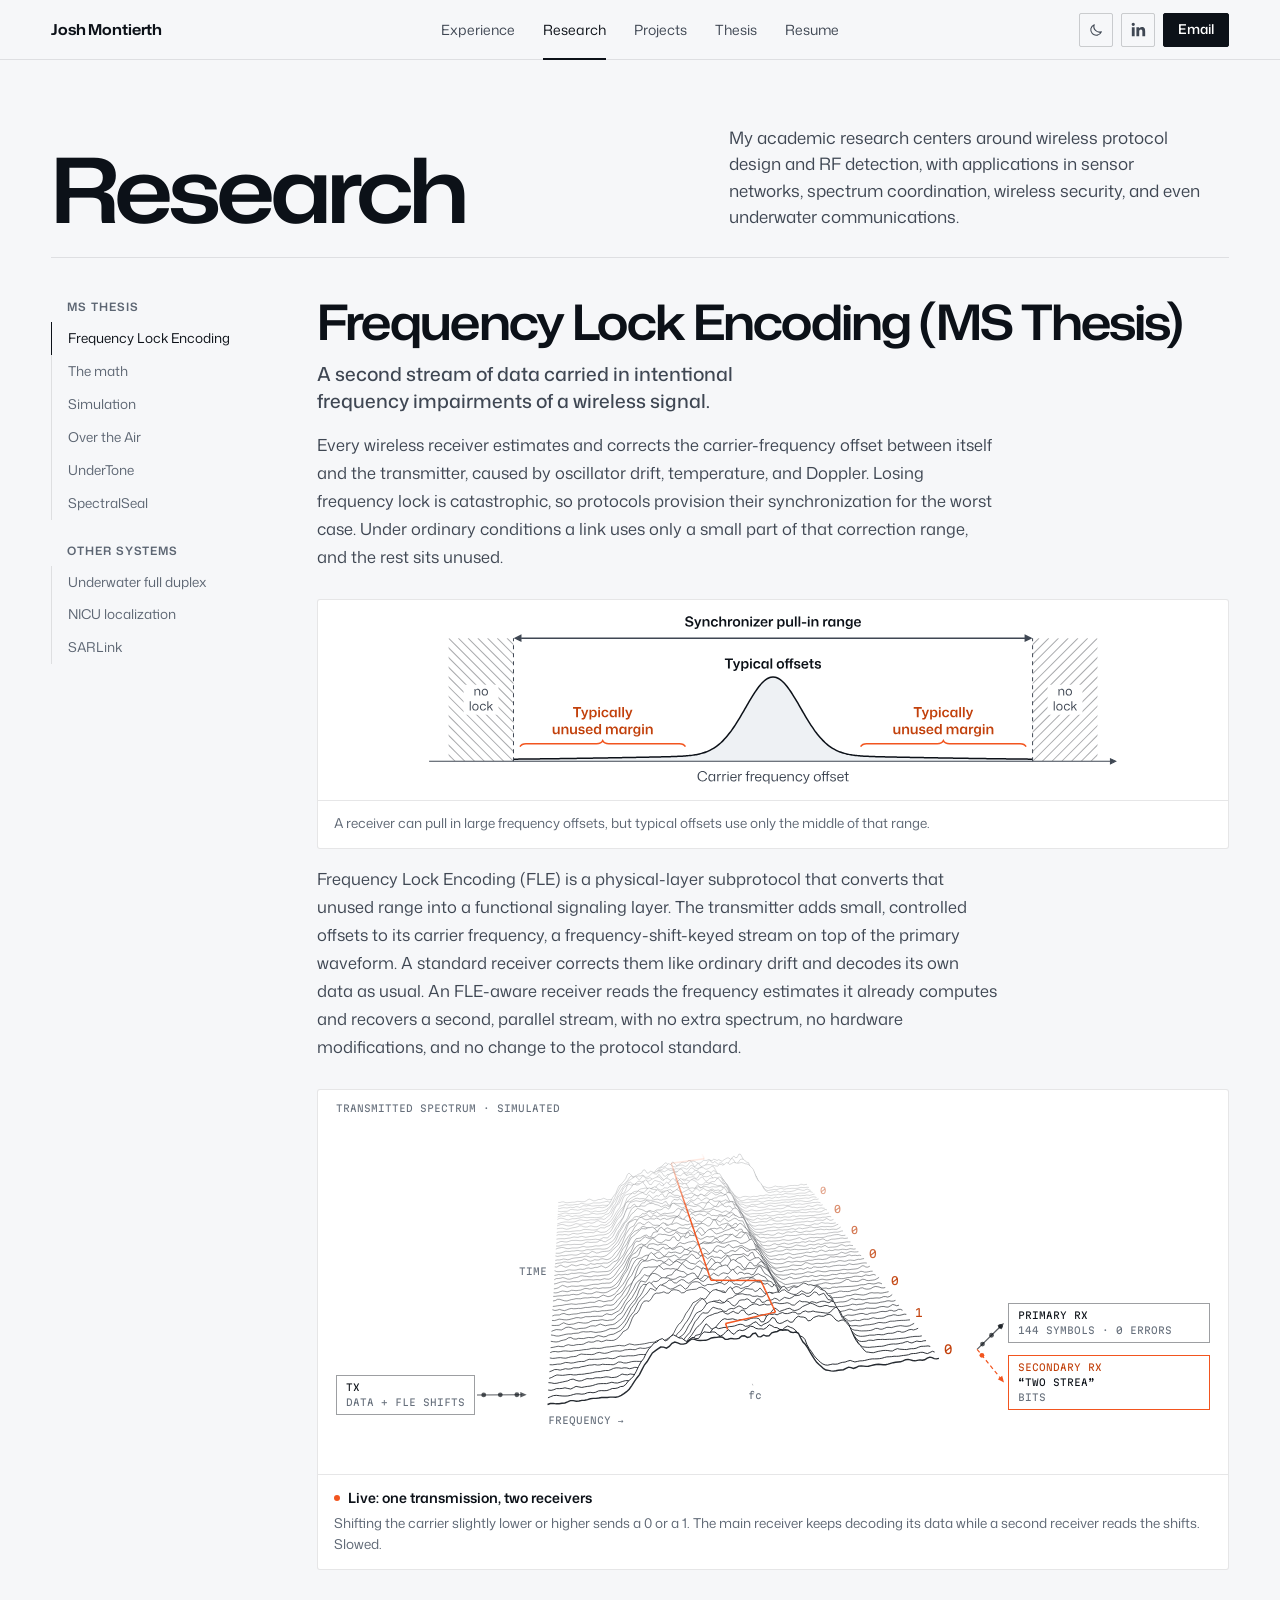
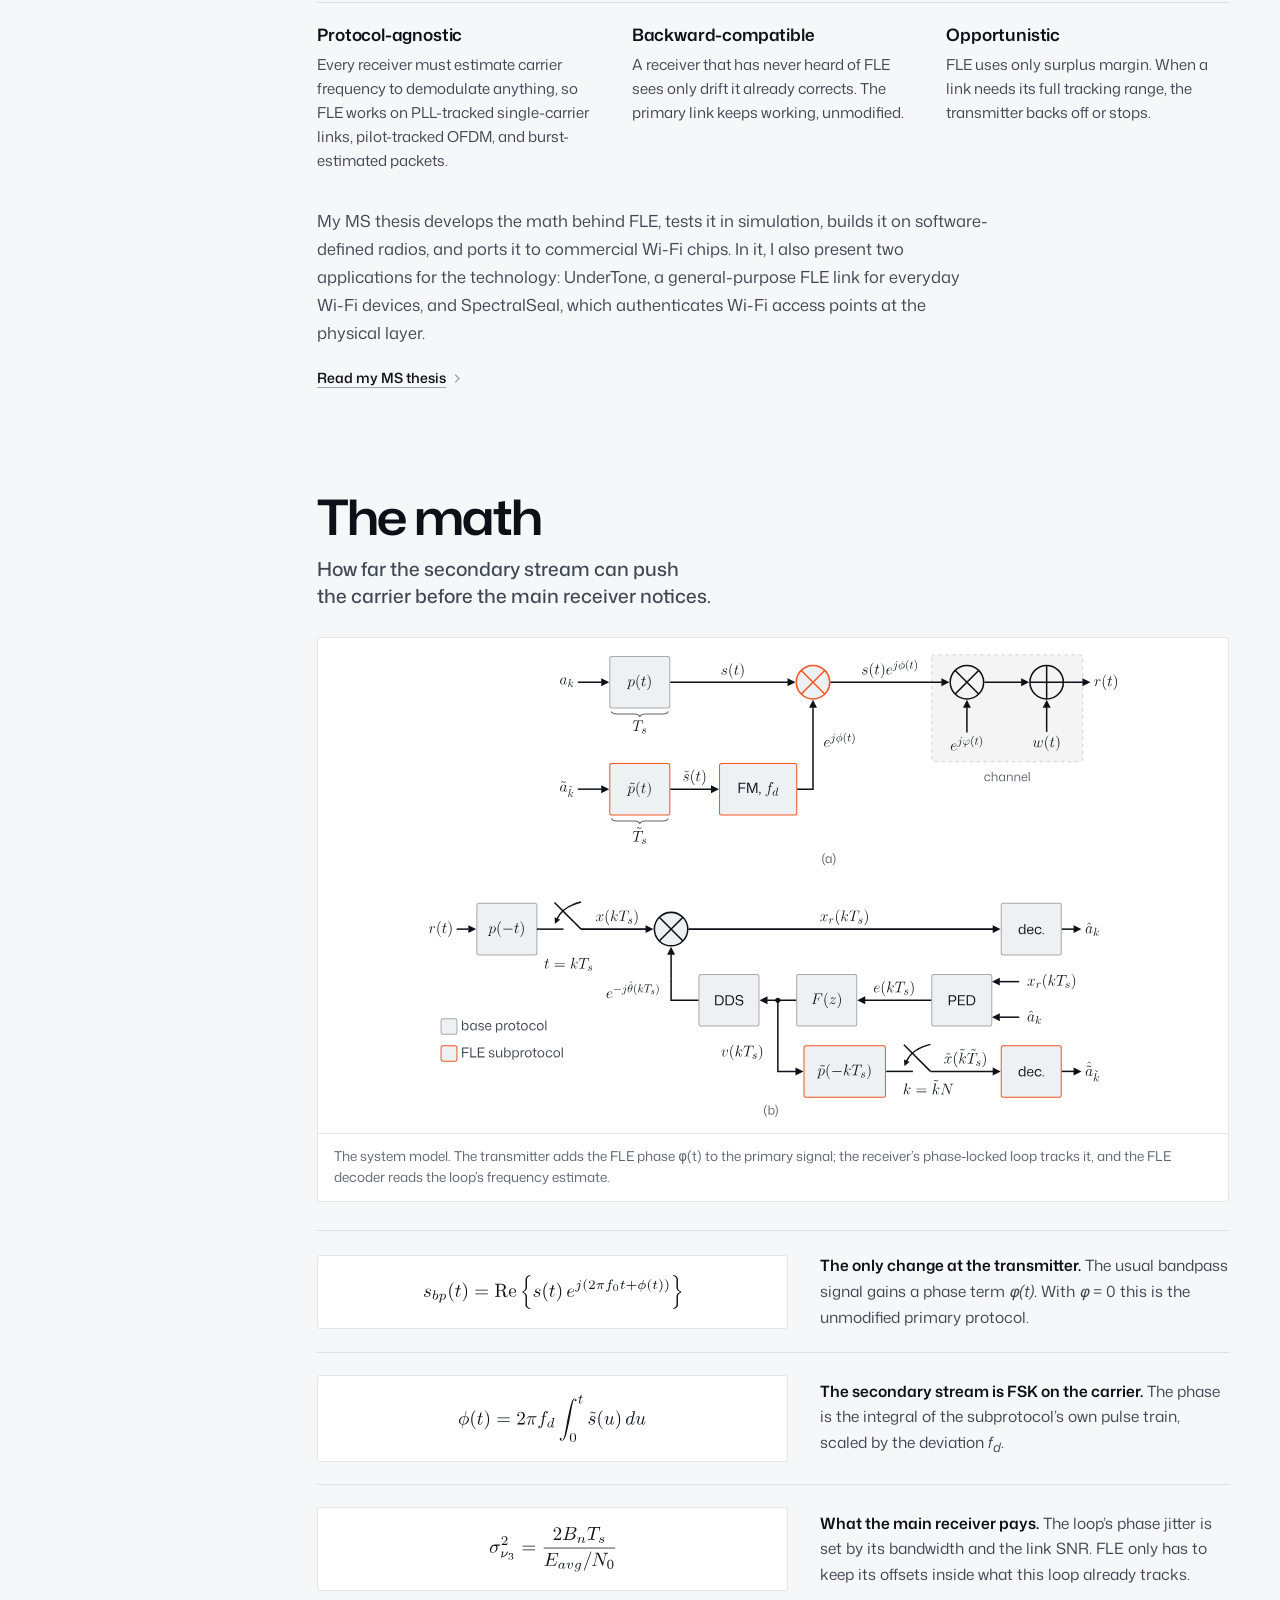
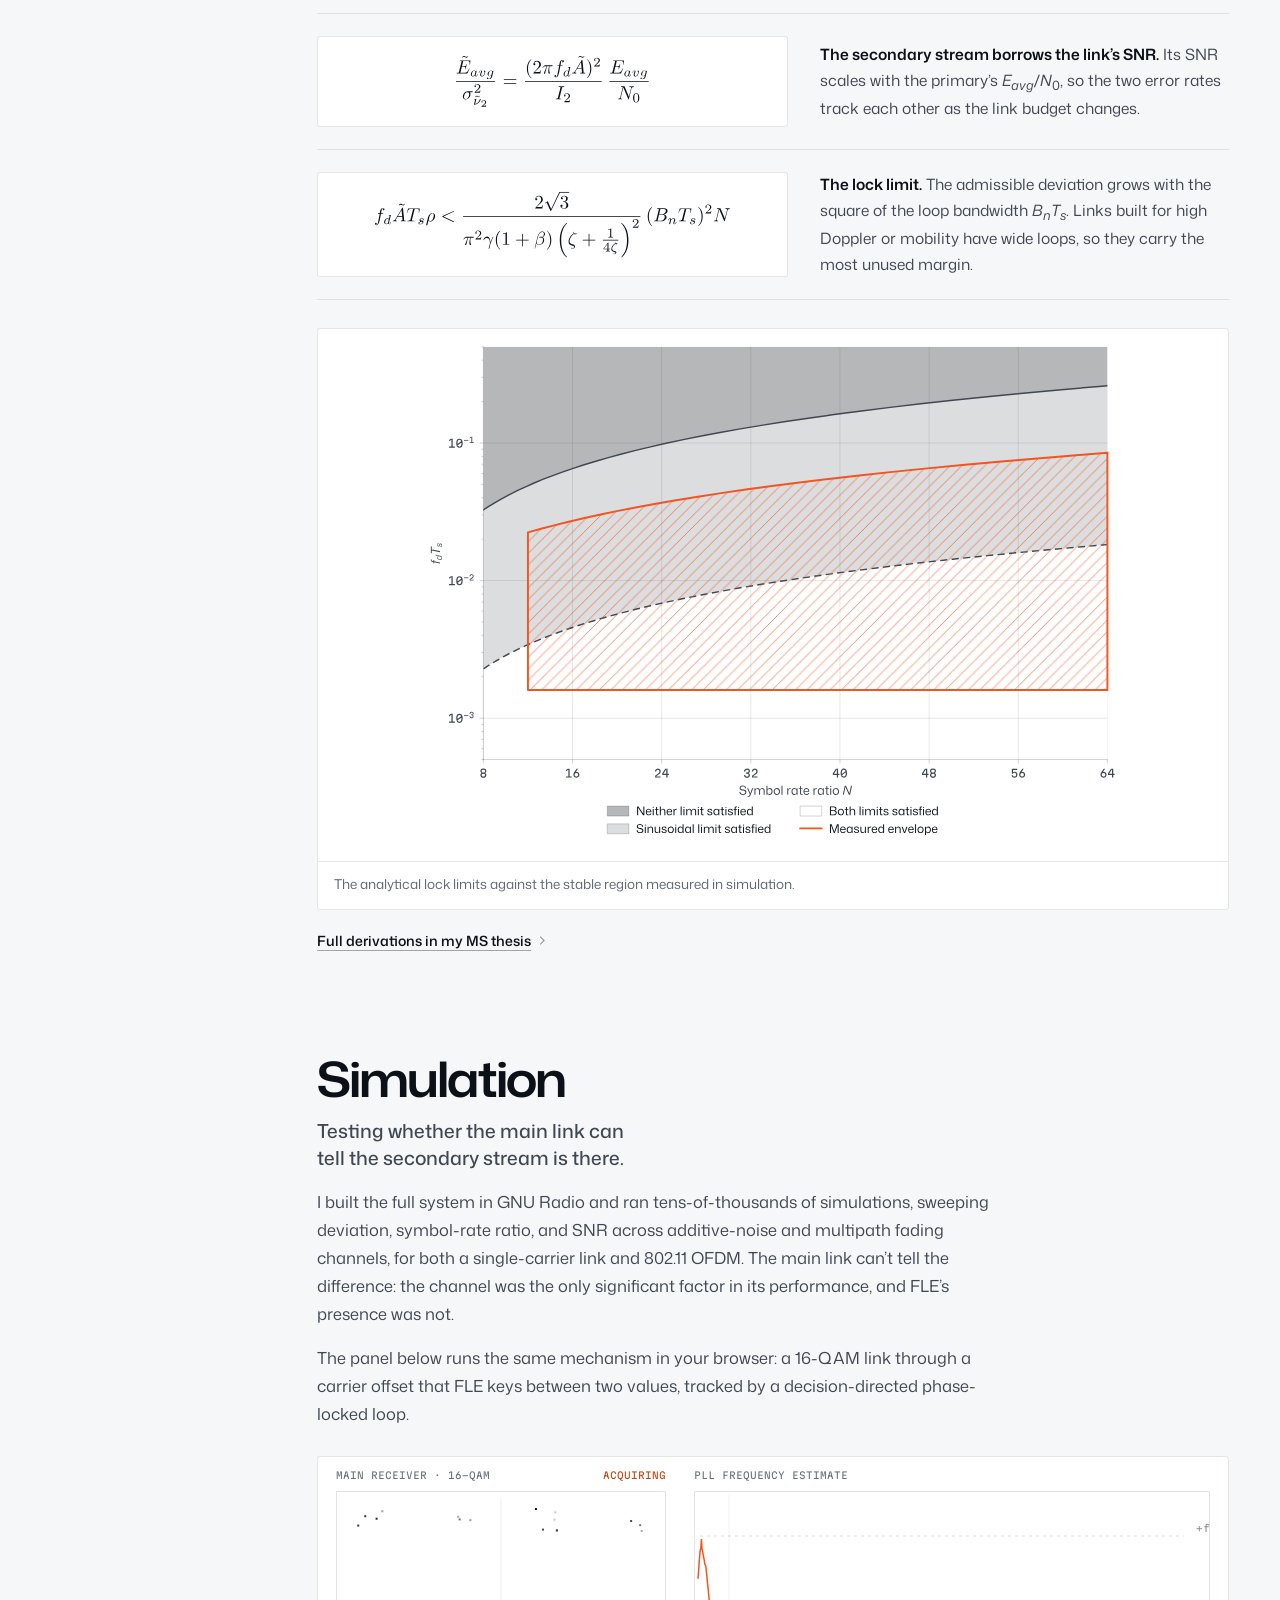
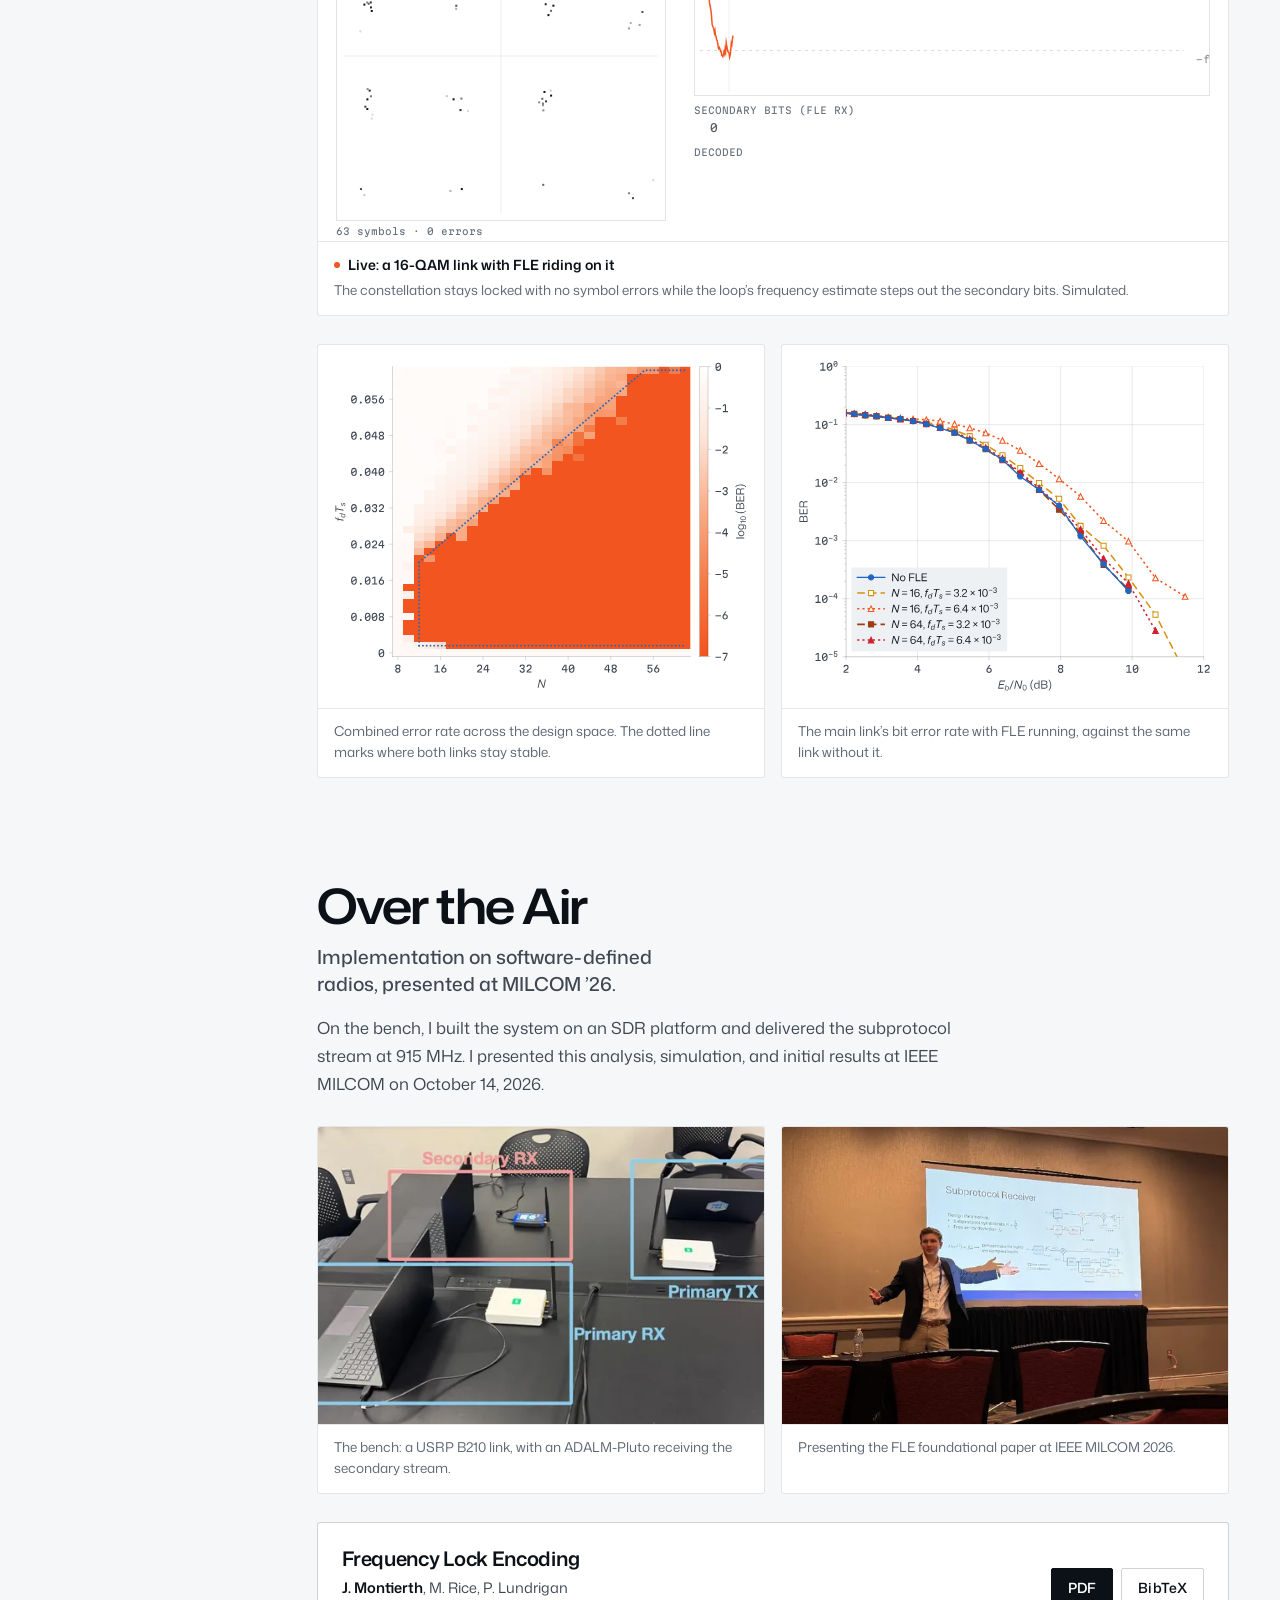
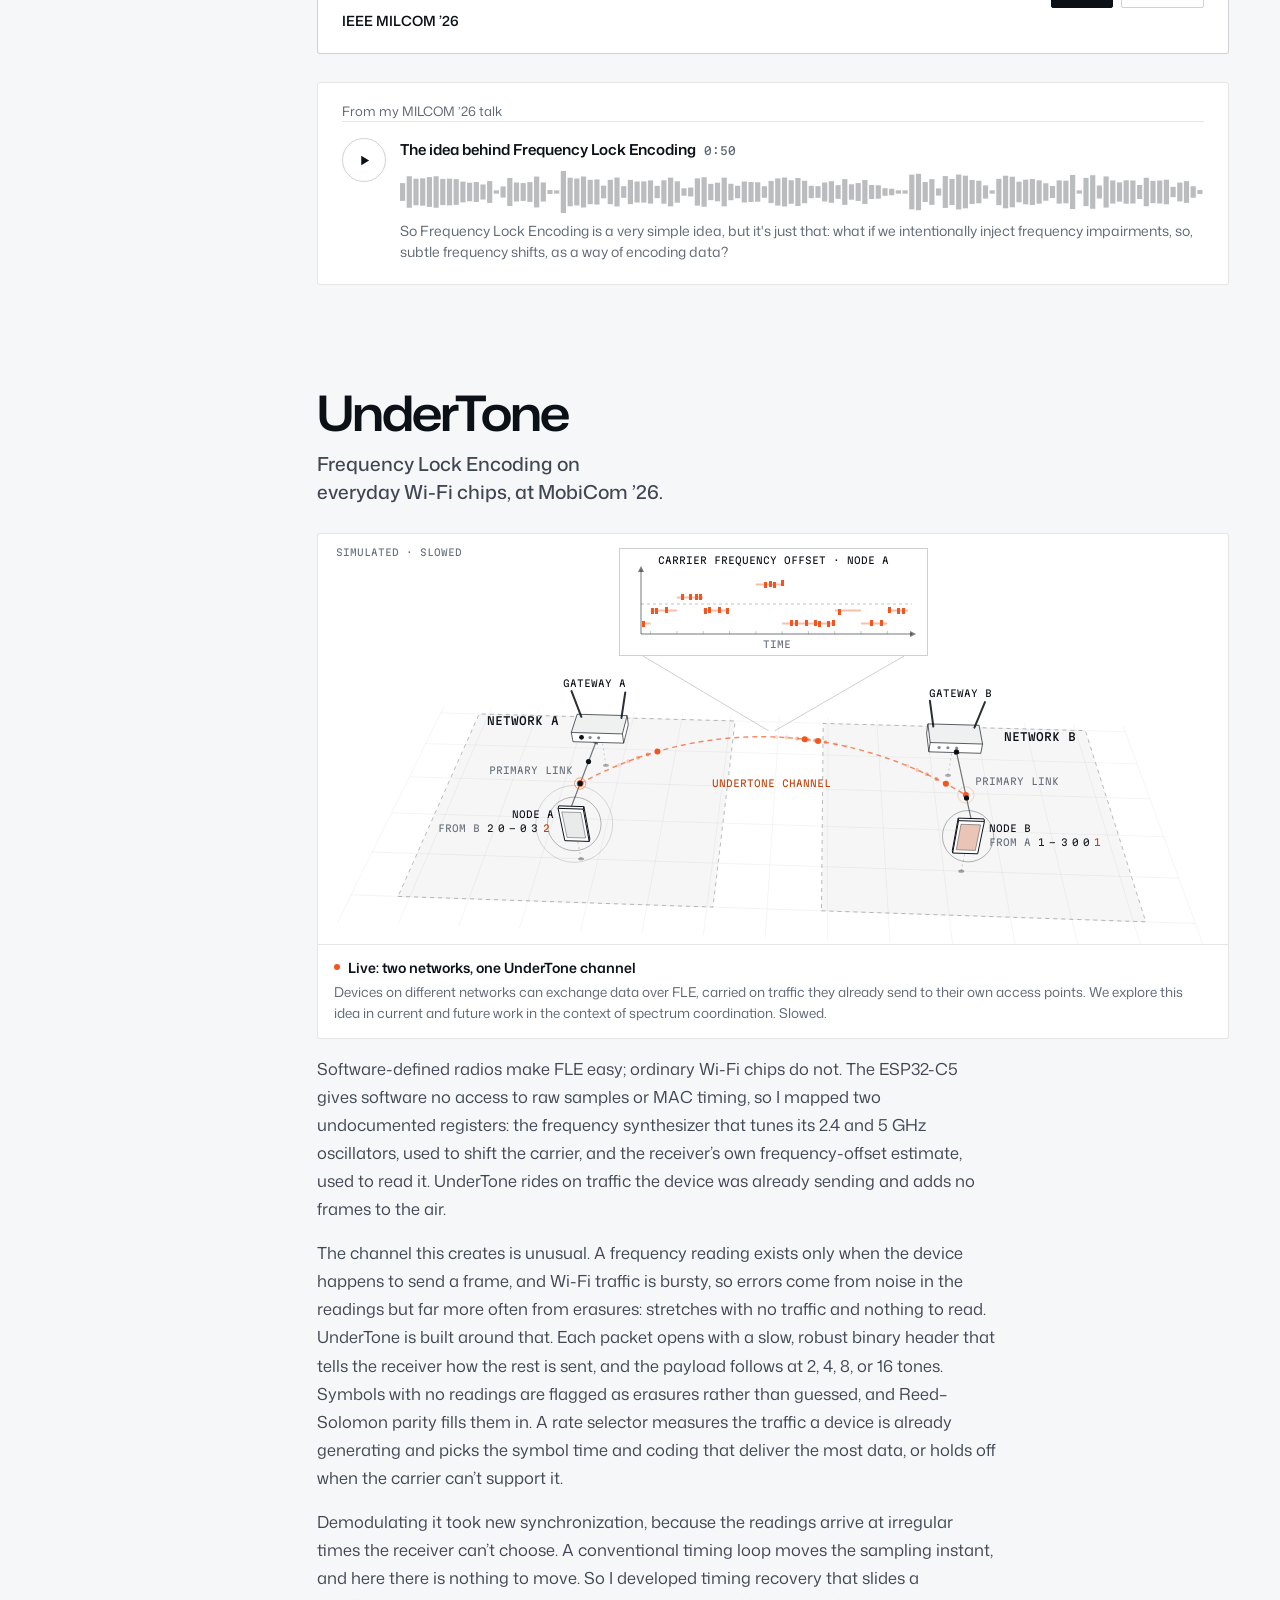
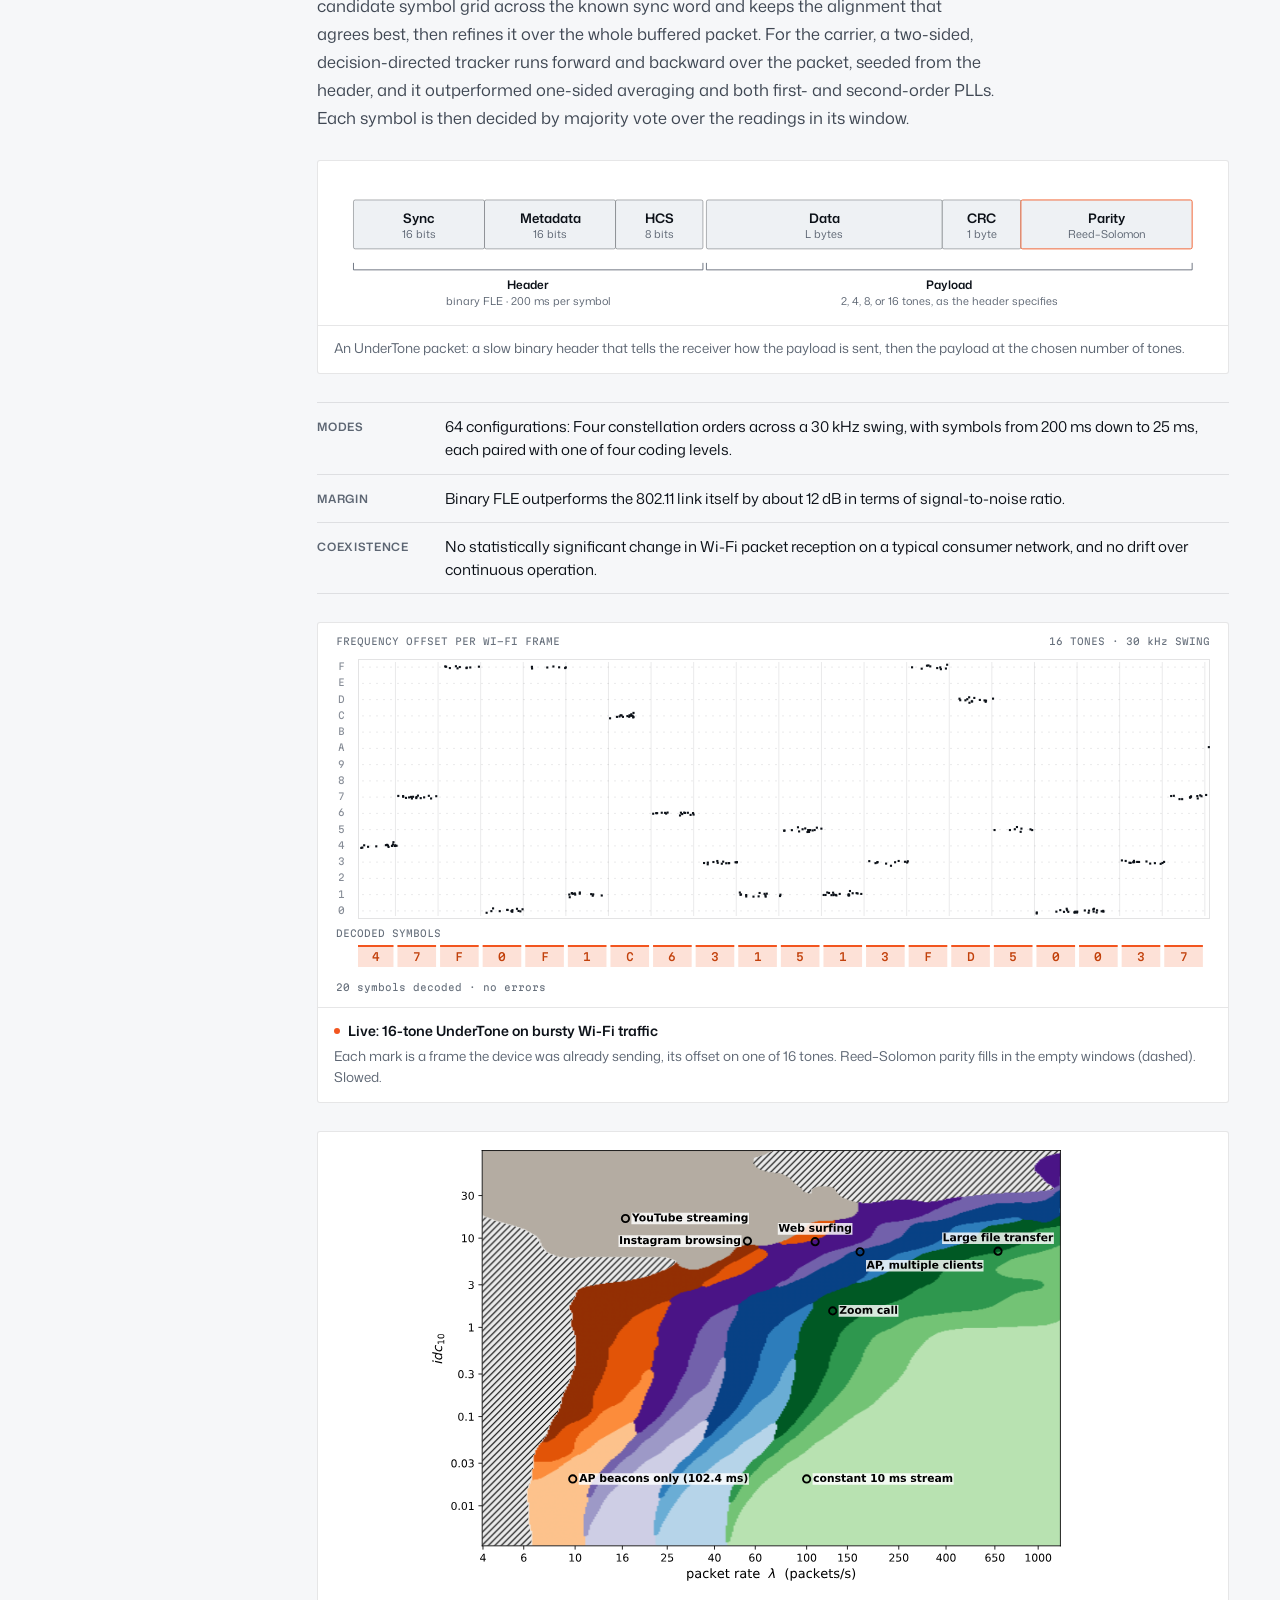
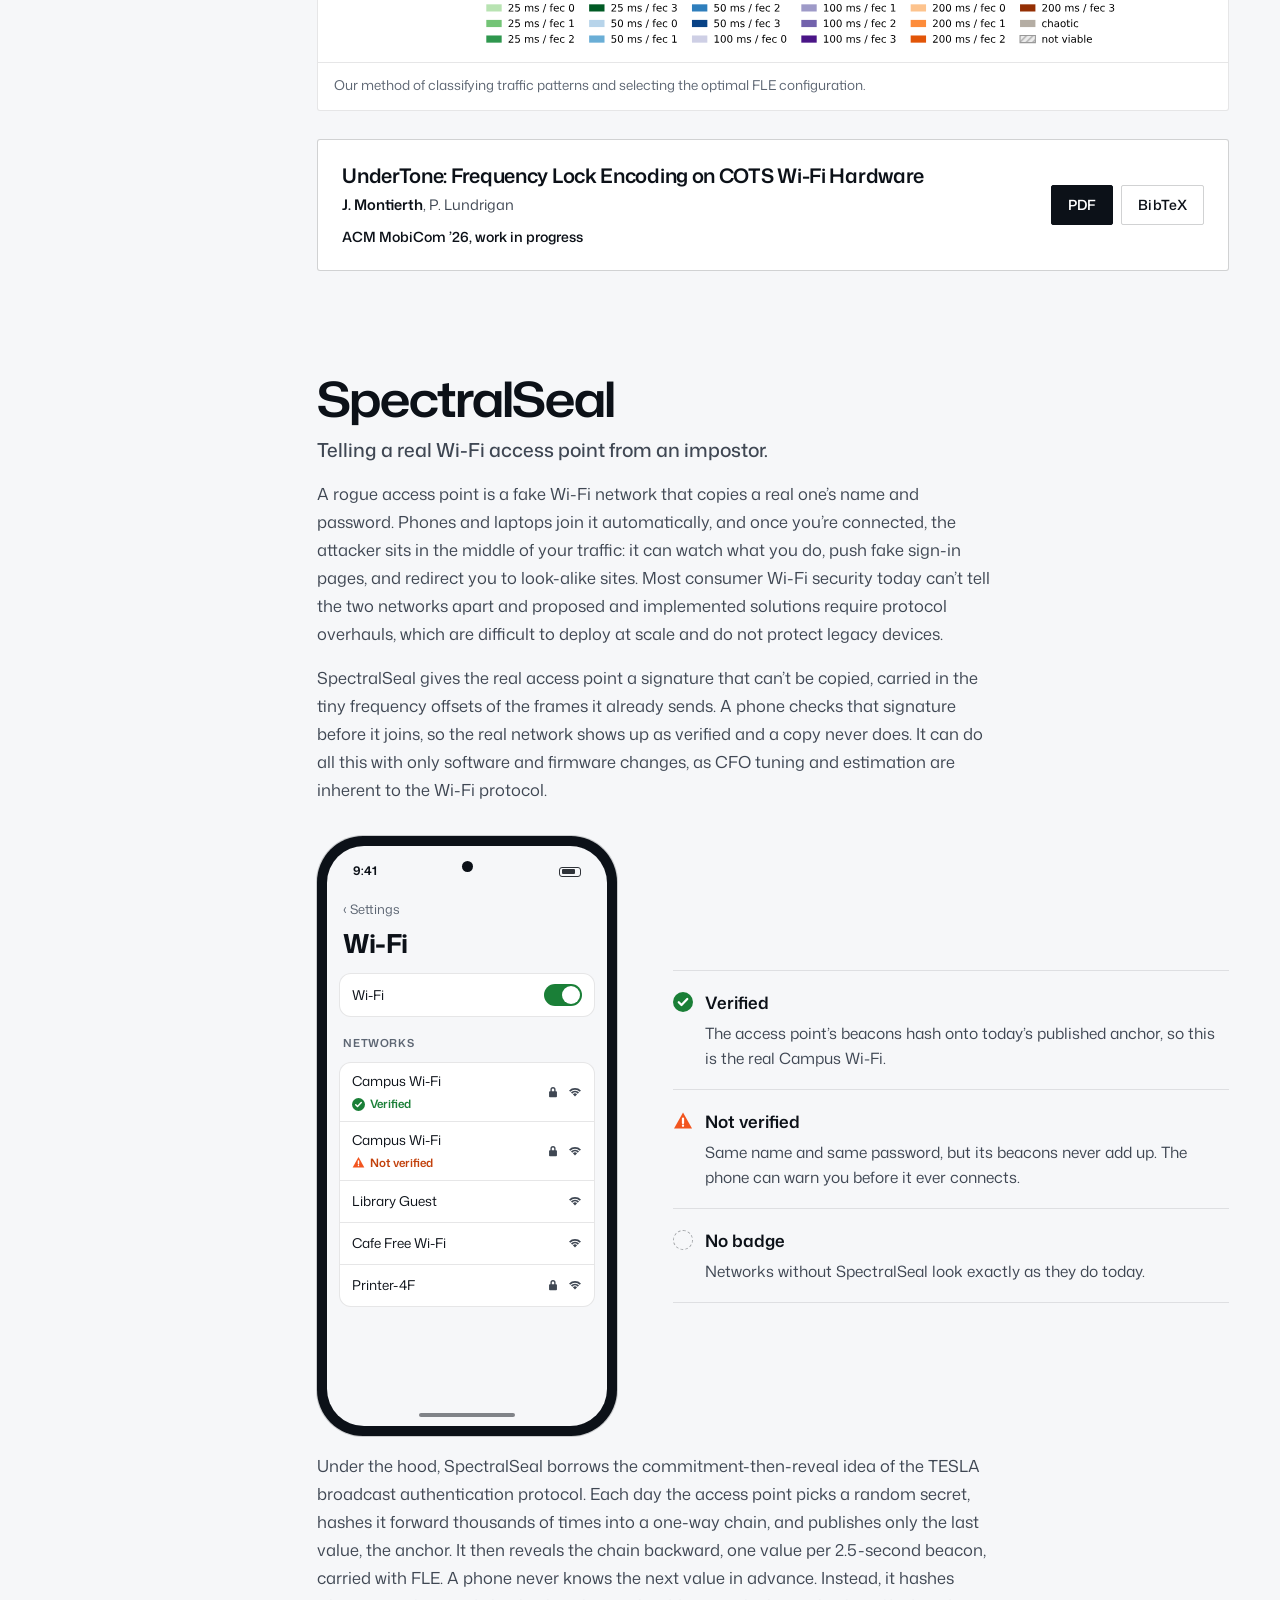
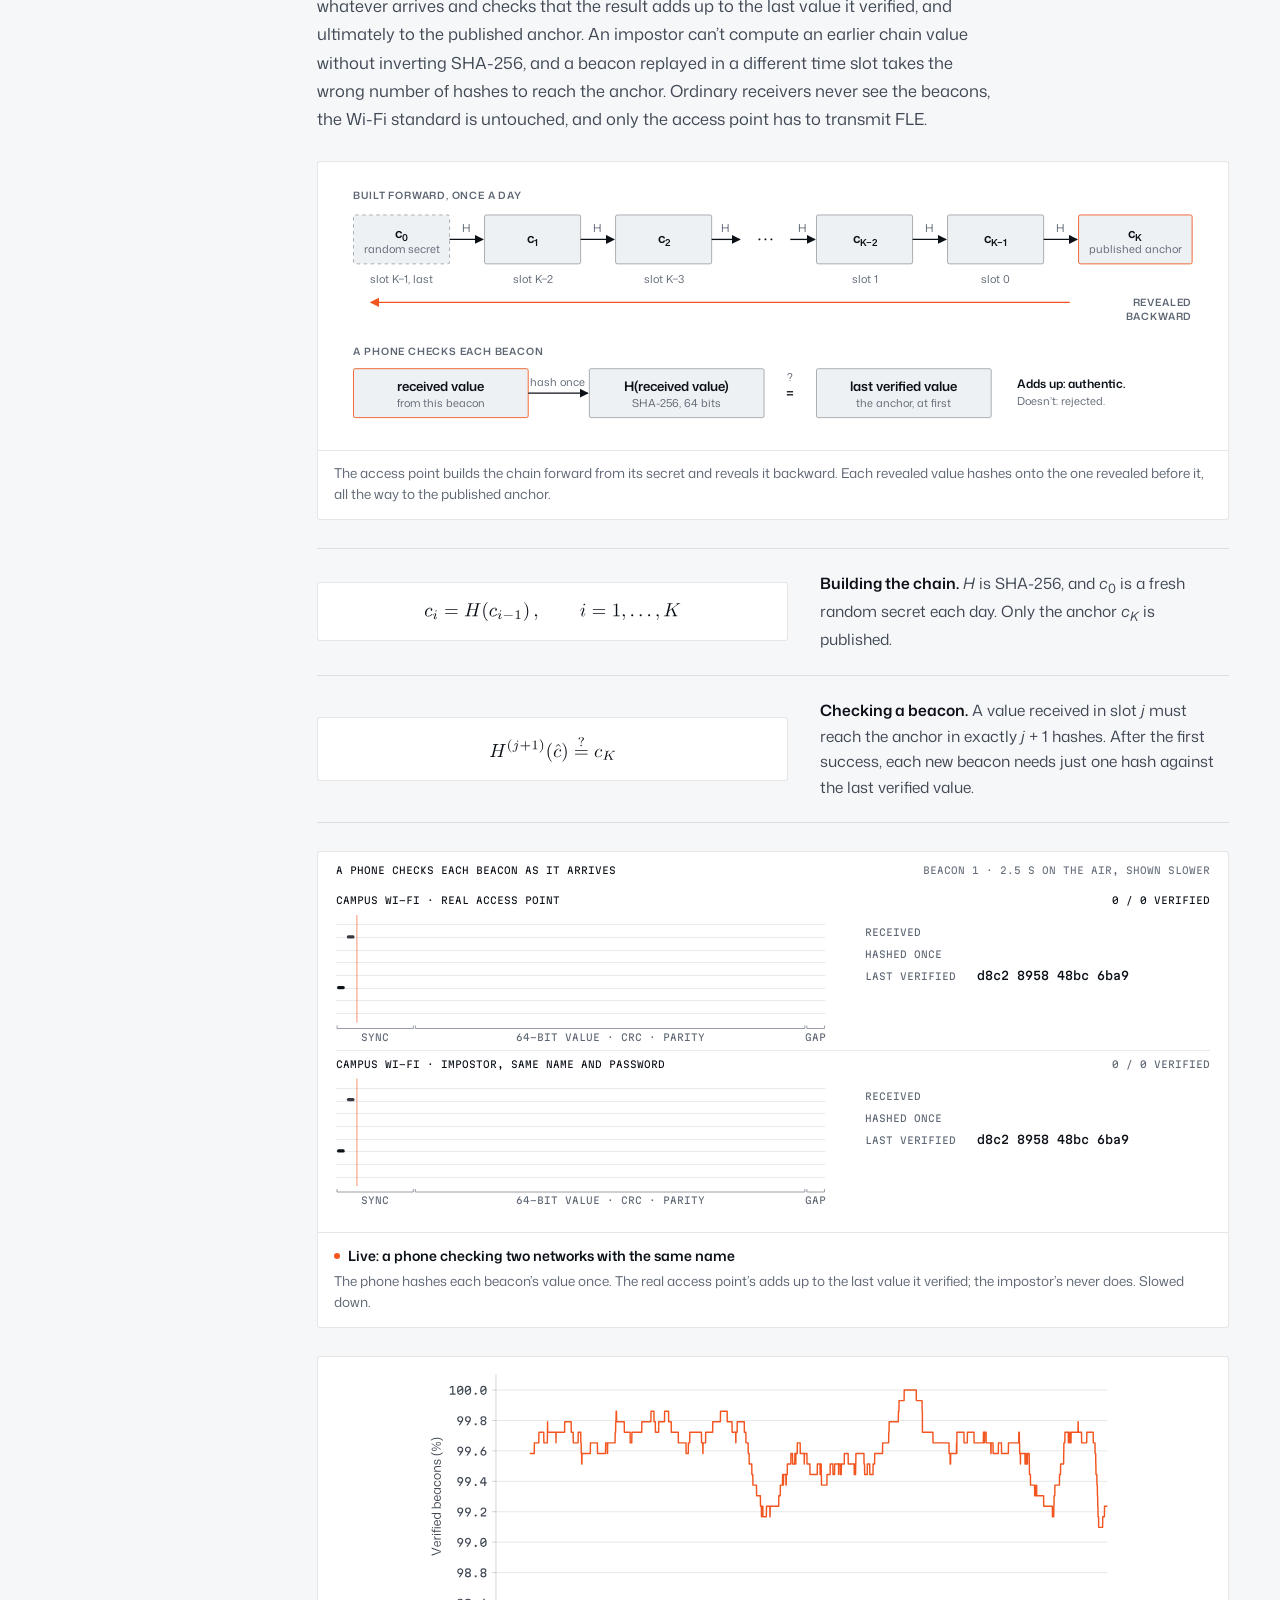
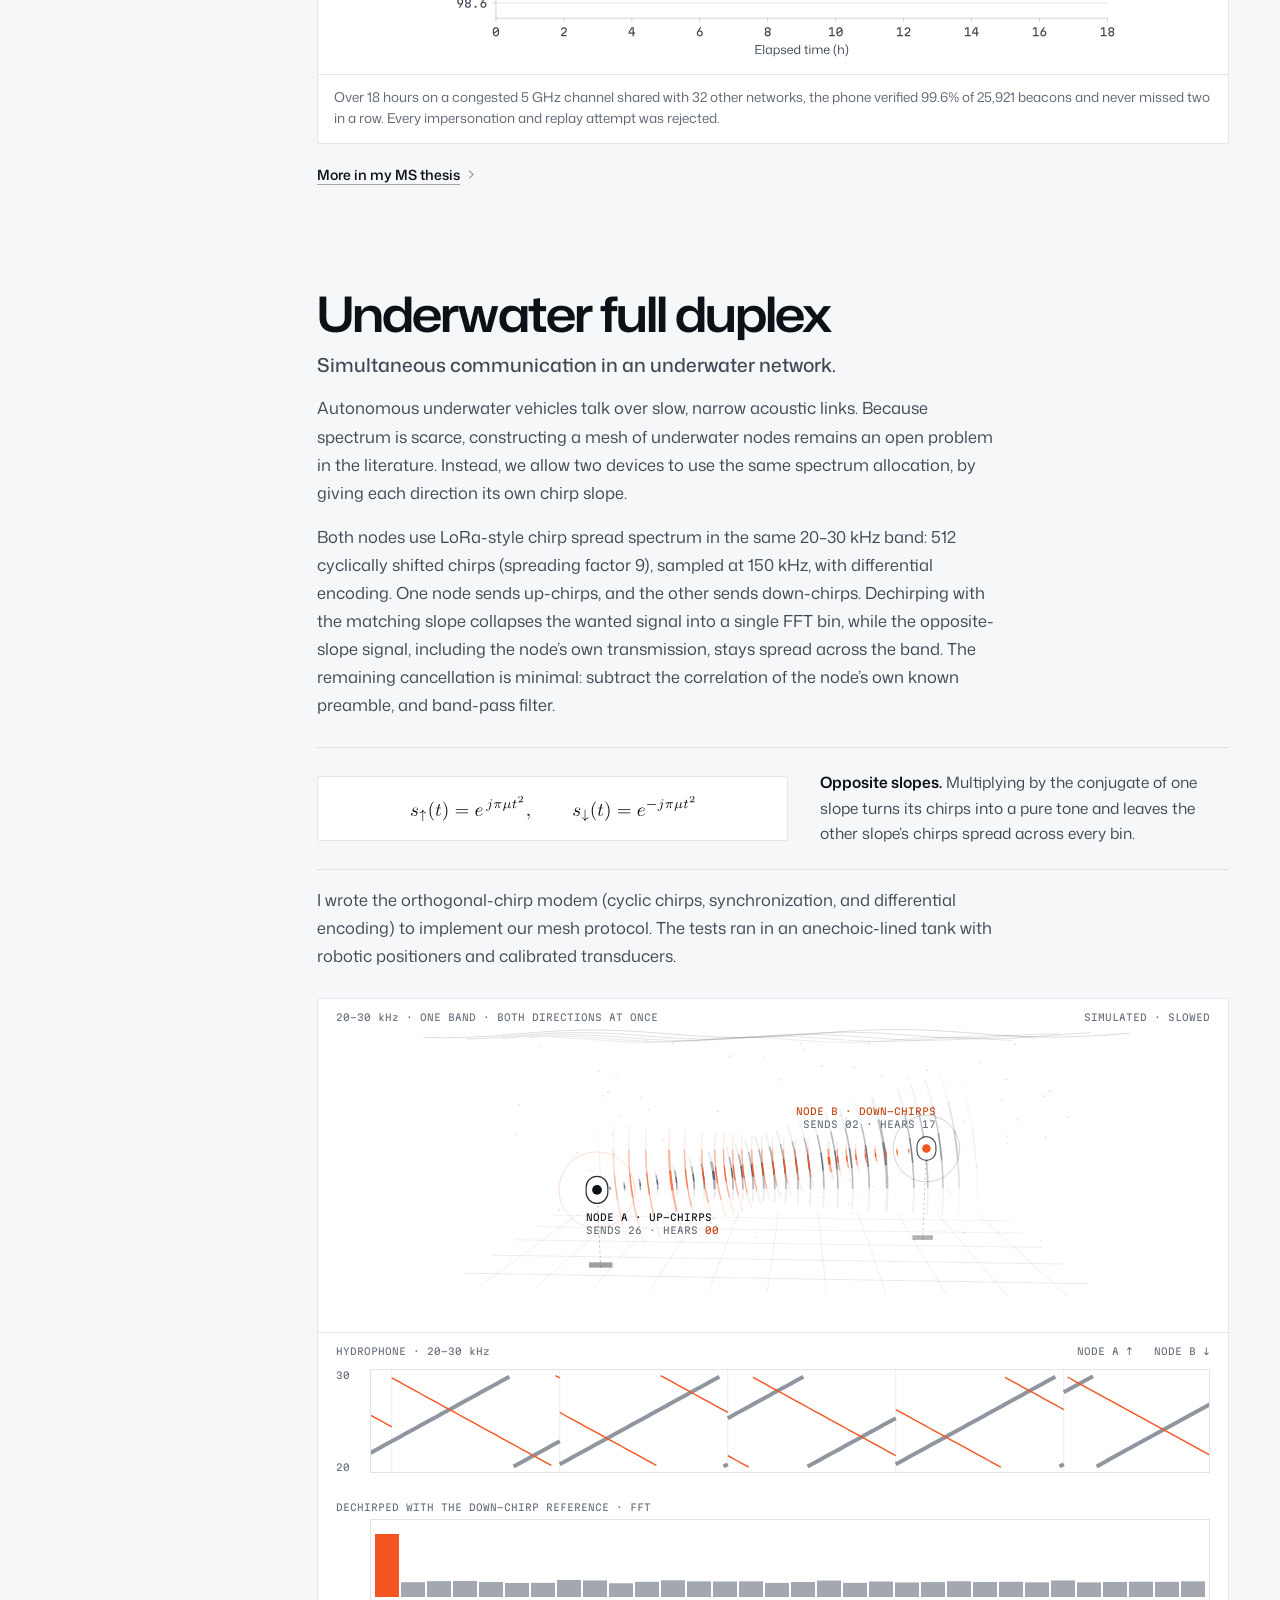
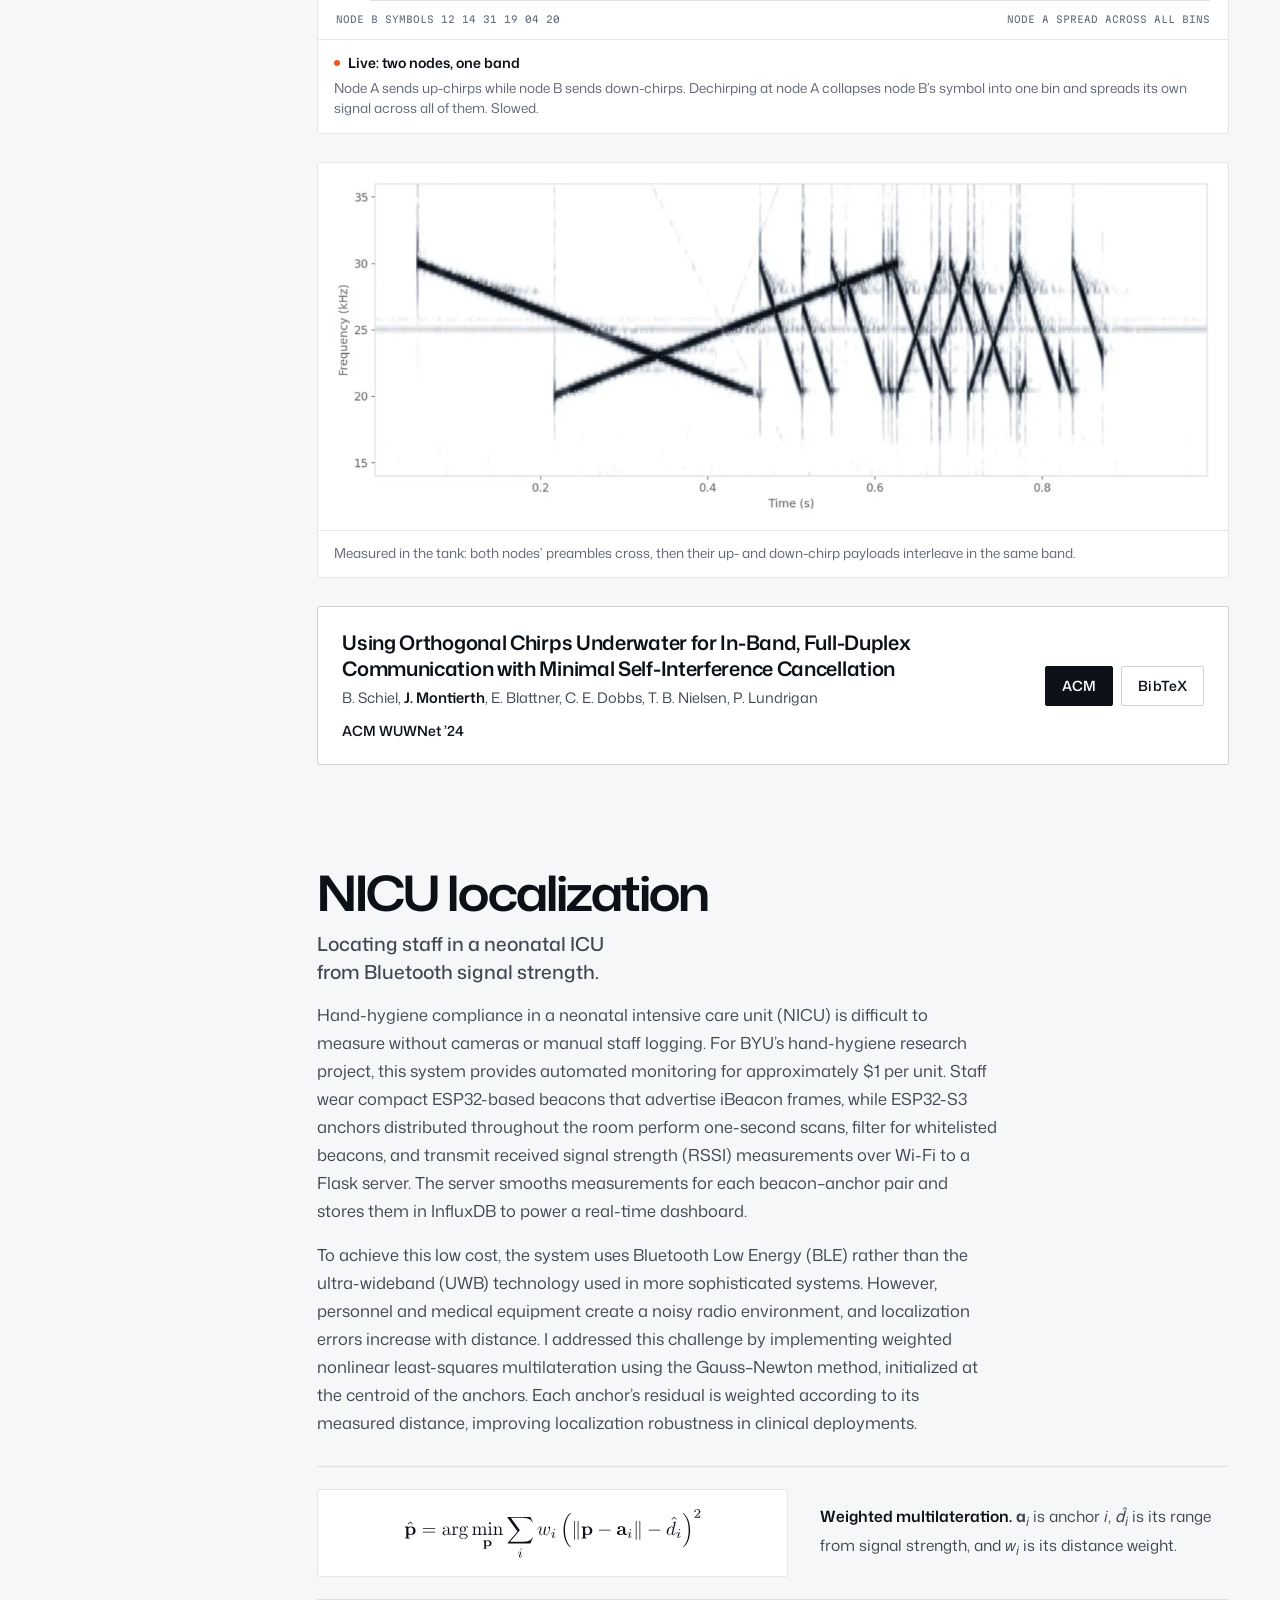
<file: research.html>
<!doctype html>
<html lang="en">
<head>
<meta charset="utf-8">
<meta name="viewport" content="width=device-width, initial-scale=1">
<title>Research · Josh Montierth</title>
<meta name="description" content="Josh Montierth's research in digital signal processing and wireless systems: Frequency Lock Encoding (his MS thesis) with over-the-air results at IEEE MILCOM 2026, UnderTone on everyday Wi-Fi chips at ACM MobiCom 2026, and SpectralSeal access-point authentication, plus underwater full-duplex acoustic links, Bluetooth localization in a neonatal ICU, and SARLink, a satellite radar detector.">
<meta name="color-scheme" content="dark light">
<meta name="theme-color" content="#06080c" media="(prefers-color-scheme: dark)">
<meta name="theme-color" content="#f6f7f9" media="(prefers-color-scheme: light)">
<meta property="og:title" content="Research · Josh Montierth">
<meta property="og:description" content="Josh Montierth's research in digital signal processing and wireless systems: Frequency Lock Encoding (his MS thesis) with over-the-air results at IEEE MILCOM 2026, UnderTone on everyday Wi-Fi chips at ACM MobiCom 2026, and SpectralSeal access-point authentication, plus underwater full-duplex acoustic links, Bluetooth localization in a neonatal ICU, and SARLink, a satellite radar detector.">
<meta property="og:type" content="website">
<meta property="og:url" content="https://joshuamontierth.github.io/research.html">
<meta property="og:site_name" content="Josh Montierth">
<meta property="og:image" content="https://joshuamontierth.github.io/assets/img/og-card.png">
<meta property="og:image:width" content="1200">
<meta property="og:image:height" content="630">
<meta property="og:image:alt" content="Josh Montierth, wireless systems engineer, over a drawing of a mesh network.">
<meta name="twitter:card" content="summary_large_image">
<link rel="icon" href="assets/img/favicon.svg" type="image/svg+xml">
<link rel="icon" href="assets/img/favicon-32.png" sizes="32x32" type="image/png">
<link rel="apple-touch-icon" href="assets/img/apple-touch-icon.png">
<link rel="preload" href="assets/fonts/mona-sans-latin.woff2" as="font" type="font/woff2" crossorigin>
<script>(function(){var r=document.documentElement,t=null;try{t=localStorage.getItem("theme")}catch(e){}if(t==="light"||t==="dark")r.setAttribute("data-theme",t);r.classList.add("js")})()</script>
<link rel="stylesheet" href="css/site.css">
</head>
<body>
<a class="skip" href="#fle">Skip to Frequency Lock Encoding</a>

<header class="bar is-solid" id="bar">
  <a class="bar-name" href="index.html">Josh Montierth</a>
  <nav class="tabs" aria-label="Site">
    <a href="index.html">Experience</a>
    <a href="research.html" aria-current="page">Research</a>
    <a href="projects.html">Projects</a>
    <a href="thesis.html">Thesis</a>
    <a href="cv.html">Resume</a>
  </nav>
  <div class="bar-act">
    <button class="theme-btn" type="button" data-theme-toggle aria-label="Switch to light theme">
      <svg class="i-sun" viewBox="0 0 24 24" aria-hidden="true"><circle cx="12" cy="12" r="4"/><path d="M12 2.5v2.2M12 19.3v2.2M2.5 12h2.2M19.3 12h2.2M5.3 5.3l1.6 1.6M17.1 17.1l1.6 1.6M5.3 18.7l1.6-1.6M17.1 6.9l1.6-1.6"/></svg>
      <svg class="i-moon" viewBox="0 0 24 24" aria-hidden="true"><path d="M20 14.6A8.2 8.2 0 0 1 9.4 4a8.2 8.2 0 1 0 10.6 10.6z"/></svg>
    </button>
    <a class="theme-btn bar-in" href="https://www.linkedin.com/in/josh-montierth/" aria-label="LinkedIn" title="LinkedIn"><svg viewBox="2.5 2.5 19 19" aria-hidden="true"><path d="M20.447 20.452h-3.554v-5.569c0-1.328-.027-3.037-1.852-3.037-1.853 0-2.136 1.445-2.136 2.939v5.667H9.351V9h3.414v1.561h.046c.477-.9 1.637-1.85 3.37-1.85 3.601 0 4.267 2.37 4.267 5.455v6.286zM5.337 7.433a2.064 2.064 0 1 1 0-4.128 2.064 2.064 0 0 1 0 4.128zm1.782 13.019H3.555V9h3.564v11.452z"/></svg></a>
    <a class="btn btn-solid" href="mailto:joshuamontierth@gmail.com">Email</a>
  </div>
</header>

<main class="page">
  <header class="page-head">
    <h1>Research</h1>
    <p>My academic research centers around wireless protocol design and RF detection, with applications in sensor networks, spectrum coordination, wireless security, and even underwater communications.</p>
  </header>

  <div class="r-grid">
    <nav class="rail" aria-label="On this page">
      <p class="rail-h">MS thesis</p>
      <ol>
        <li><a href="#fle">Frequency Lock Encoding</a></li>
        <li><a href="#math">The math</a></li>
        <li><a href="#simulation">Simulation</a></li>
        <li><a href="#ota">Over the Air</a></li>
        <li><a href="#undertone">UnderTone</a></li>
        <li><a href="#spectralseal">SpectralSeal</a></li>
      </ol>
      <p class="rail-h">Other systems</p>
      <ol>
        <li><a href="#underwater">Underwater full duplex</a></li>
        <li><a href="#nicu">NICU localization</a></li>
        <li><a href="#sarlink">SARLink</a></li>
      </ol>
    </nav>

    <div class="r-main">

      <!-- ================= FLE ================= -->
      <section class="chap" id="fle" aria-labelledby="fle-h">
        <h2 id="fle-h">Frequency Lock Encoding (MS&nbsp;Thesis)</h2>
        <p class="lede">A second stream of data carried in intentional frequency impairments of a wireless signal.</p>
        <div class="prose">
          <p>Every wireless receiver estimates and corrects the carrier-frequency offset between itself and the transmitter, caused by oscillator drift, temperature, and Doppler. Losing frequency lock is catastrophic, so protocols provision their synchronization for the worst case. Under ordinary conditions a link uses only a small part of that correction range, and the rest sits unused.</p>
        </div>
        <div class="figs figs--1">
          <figure class="plate plate--fig is-natural fig-mid">
            <img class="tw-d" src="assets/img/fle/pullin_range-dark.svg" alt="Diagram of carrier frequency offset: a wide synchronizer pull-in range with no-lock regions at both ends, a narrow bump of typical offsets in the middle, and the typically unused margin on either side." width="691" height="172" loading="eager" fetchpriority="high">
            <img class="tw-l" src="assets/img/fle/pullin_range-light.svg" alt="Diagram of carrier frequency offset: a wide synchronizer pull-in range with no-lock regions at both ends, a narrow bump of typical offsets in the middle, and the typically unused margin on either side." width="691" height="172" loading="eager" fetchpriority="high">
            <figcaption>A receiver can pull in large frequency offsets, but typical offsets use only the middle of that range.</figcaption>
          </figure>
        </div>
        <div class="prose">
          <p>Frequency Lock Encoding (FLE) is a physical-layer subprotocol that converts that unused range into a functional signaling layer. The transmitter adds small, controlled offsets to its carrier frequency, a frequency-shift-keyed stream on top of the primary waveform. A standard receiver corrects them like ordinary drift and decodes its own data as usual. An FLE-aware receiver reads the frequency estimates it already computes and recovers a second, parallel stream, with no extra spectrum, no hardware modifications, and no change to the protocol standard.</p>
        </div>
        <figure class="inst">
          <canvas class="inst-cv" data-inst="waterfall" aria-hidden="true"></canvas>
          <figcaption>
            <span class="inst-h">Live: one transmission, two receivers</span>
            Shifting the carrier slightly lower or higher sends a 0 or a 1. The main receiver keeps decoding its data while a second receiver reads the shifts. Slowed.
          </figcaption>
        </figure>
        <dl class="props">
          <div><dt>Protocol-agnostic</dt><dd>Every receiver must estimate carrier frequency to demodulate anything, so FLE works on PLL-tracked single-carrier links, pilot-tracked OFDM, and burst-estimated packets.</dd></div>
          <div><dt>Backward-compatible</dt><dd>A receiver that has never heard of FLE sees only drift it already corrects. The primary link keeps working, unmodified.</dd></div>
          <div><dt>Opportunistic</dt><dd>FLE uses only surplus margin. When a link needs its full tracking range, the transmitter backs off or stops.</dd></div>
        </dl>
        <div class="prose">
          <p>My MS thesis develops the math behind FLE, tests it in simulation, builds it on software-defined radios, and ports it to commercial Wi-Fi chips. In it, I also present two applications for the technology: UnderTone, a general-purpose FLE link for everyday Wi-Fi devices, and SpectralSeal, which authenticates Wi-Fi access points at the physical layer.</p>
        </div>
        <p class="links">
          <a class="lnk" href="thesis.html">Read my MS thesis</a>
        </p>
      </section>

      <!-- ================= MATH ================= -->
      <section class="chap" id="math" aria-labelledby="math-h">
        <h2 id="math-h">The math</h2>
        <p class="lede">How far the secondary stream can push the carrier before the main receiver notices.</p>
        <div class="figs figs--1">
          <figure class="plate plate--fig is-natural fig-mid">
            <img class="tw-d" src="assets/img/fle/single_carrier_system-dark.svg" alt="Block diagrams. (a) Transmitter: primary symbols are pulse shaped into s(t) and multiplied by e to the j phi of t, where phi comes from FM modulating the subprotocol pulse train with deviation f d; the channel adds a phase rotation and noise. (b) Receiver: a matched filter and sampler feed a phase-locked loop with a phase error detector, loop filter F of z, and DDS; the loop's frequency estimate feeds a second matched filter, sampler, and decision block that recover the subprotocol symbols." width="690" height="465" loading="lazy">
            <img class="tw-l" src="assets/img/fle/single_carrier_system-light.svg" alt="Block diagrams. (a) Transmitter: primary symbols are pulse shaped into s(t) and multiplied by e to the j phi of t, where phi comes from FM modulating the subprotocol pulse train with deviation f d; the channel adds a phase rotation and noise. (b) Receiver: a matched filter and sampler feed a phase-locked loop with a phase error detector, loop filter F of z, and DDS; the loop's frequency estimate feeds a second matched filter, sampler, and decision block that recover the subprotocol symbols." width="690" height="465" loading="lazy">
            <figcaption>The system model. The transmitter adds the FLE phase φ(t) to the primary signal; the receiver’s phase-locked loop tracks it, and the FLE decoder reads the loop’s frequency estimate.</figcaption>
          </figure>
        </div>
        <div class="eqs">
          <div class="eqrow">
            <div class="eqbox"><span class="eqm" data-eq="fle_bandpass" role="img" aria-label="s_bp(t) = Re{ s(t) e^{j(2 pi f_0 t + phi(t))} }"><svg aria-hidden="true" focusable="false" xmlns="http://www.w3.org/2000/svg" xmlns:xlink="http://www.w3.org/1999/xlink" width="13.6459em" height="1.8994em" viewBox="0.018 -11.957 135.949 18.923" fill="currentColor">
<defs>
<path id='fle_bandpass-g4-48' d='m2.994-1.594c0-.359 0-1.724-1.3-1.724s-1.3 1.365-1.3 1.724c0 .364 0 1.704 1.3 1.704s1.3-1.34 1.3-1.704zm-1.3 1.539c-.184 0-.603-.065-.727-.568c-.07-.269-.075-.623-.075-1.031c0-.369 0-.712 .08-.996c.125-.418 .508-.503 .722-.503c.369 0 .633 .189 .732 .538c.07 .254 .07 .667 .07 .961c0 .339 0 .742-.075 1.041c-.13 .483-.528 .558-.727 .558z'/>
<path id='fle_bandpass-g3-40' d='m2.476-5.23c-1.325 .934-1.674 2.413-1.674 3.48c0 .983 .293 2.511 1.674 3.487c.056 0 .139 0 .139-.084c0-.042-.021-.056-.07-.105c-.928-.837-1.269-2.022-1.269-3.292c0-1.883 .718-2.803 1.29-3.32c.028-.028 .049-.049 .049-.084c0-.084-.084-.084-.139-.084z'/>
<path id='fle_bandpass-g3-41' d='m.628-5.23c-.049 0-.133 0-.133 .084c0 .035 .021 .056 .063 .105c.6 .551 1.269 1.492 1.269 3.292c0 1.458-.453 2.559-1.206 3.243c-.119 .119-.126 .126-.126 .16s.021 .084 .091 .084c.084 0 .746-.46 1.206-1.332c.307-.579 .509-1.332 .509-2.148c0-.983-.293-2.511-1.674-3.487z'/>
<path id='fle_bandpass-g3-43' d='m3.229-1.576h2.134c.091 0 .258 0 .258-.167c0-.174-.16-.174-.258-.174h-2.134v-2.141c0-.091 0-.258-.167-.258c-.174 0-.174 .16-.174 .258v2.141h-2.141c-.091 0-.258 0-.258 .167c0 .174 .16 .174 .258 .174h2.141v2.141c0 .091 0 .258 .167 .258c.174 0 .174-.16 .174-.258v-2.141z'/>
<path id='fle_bandpass-g3-50' d='m3.522-1.269h-.237c-.021 .153-.091 .565-.181 .635c-.056 .042-.593 .042-.69 .042h-1.283c.732-.649 .976-.844 1.395-1.172c.516-.411 .997-.844 .997-1.506c0-.844-.739-1.36-1.632-1.36c-.865 0-1.451 .607-1.451 1.248c0 .356 .3 .391 .37 .391c.167 0 .37-.119 .37-.37c0-.126-.049-.37-.411-.37c.216-.495 .69-.649 1.018-.649c.697 0 1.06 .544 1.06 1.109c0 .607-.432 1.088-.656 1.339l-1.681 1.66c-.07 .063-.07 .077-.07 .272h2.873l.209-1.269z'/>
<path id='fle_bandpass-g5-110' d='m3.696 11.318c0-.638 0-.777-.1-1.056c-.309-.907-1.186-1.435-1.843-1.694c1.146-.488 1.714-1.156 1.893-1.853c.03-.12 .05-.299 .05-.349v-4.483c0-.827 .658-1.455 1.594-1.853c.149-.07 .159-.08 .159-.229c0-.189-.01-.199-.199-.199c-.289 0-1.036 .369-1.435 .677c-.339 .269-.867 .827-.877 1.504c-.01 .797 0 1.604 0 2.401v1.554c0 .877 0 1.205-.518 1.823c-.12 .139-.408 .448-1.096 .777c-.13 .06-.139 .07-.139 .219c0 .159 .01 .169 .209 .259c1.056 .488 1.544 1.335 1.544 1.963v4.144c0 .468 0 1.066 .508 1.584c.219 .219 .428 .428 .907 .677c.12 .07 .628 .339 .897 .339c.189 0 .199-.01 .199-.199c0-.139 0-.169-.09-.199c-.588-.249-1.474-.717-1.644-1.644c-.02-.11-.02-.448-.02-.677v-3.487z'/>
<path id='fle_bandpass-g5-111' d='m3.696 11.387c0-.877 0-1.205 .518-1.823c.11-.12 .418-.458 1.096-.777c.13-.06 .139-.07 .139-.219c0-.11 0-.13-.02-.169c-.01-.01-.02-.01-.189-.09c-1.046-.488-1.544-1.325-1.544-1.963v-4.144c0-.468 0-1.066-.508-1.584c-.219-.219-.428-.428-.907-.677c-.1-.05-.628-.339-.887-.339c-.189 0-.209 .01-.209 .199c0 .13 0 .169 .09 .209c.389 .159 1.465 .608 1.644 1.634c.02 .11 .02 .448 .02 .677v3.487c0 .638 0 .777 .1 1.056c.309 .907 1.186 1.435 1.843 1.694c-1.146 .488-1.714 1.156-1.893 1.853c-.03 .12-.05 .299-.05 .349v4.483c0 .807-.628 1.435-1.594 1.853c-.149 .07-.159 .08-.159 .229c0 .189 .02 .199 .209 .199c.269 0 1.006-.359 1.425-.677c.339-.269 .867-.827 .877-1.504c.01-.797 0-1.604 0-2.401v-1.554z'/>
<path id='fle_bandpass-g2-40' d='m3.298 2.391c0-.03 0-.05-.169-.219c-1.245-1.255-1.564-3.138-1.564-4.663c0-1.733 .379-3.467 1.604-4.712c.13-.12 .13-.139 .13-.169c0-.07-.04-.1-.1-.1c-.1 0-.996 .677-1.584 1.943c-.508 1.096-.628 2.202-.628 3.039c0 .777 .11 1.983 .658 3.108c.598 1.225 1.455 1.873 1.554 1.873c.06 0 .1-.03 .1-.1z'/>
<path id='fle_bandpass-g2-41' d='m2.879-2.491c0-.777-.11-1.983-.658-3.108c-.598-1.225-1.455-1.873-1.554-1.873c-.06 0-.1 .04-.1 .1c0 .03 0 .05 .189 .229c.976 .986 1.544 2.57 1.544 4.653c0 1.704-.369 3.457-1.604 4.712c-.13 .12-.13 .139-.13 .169c0 .06 .04 .1 .1 .1c.1 0 .996-.677 1.584-1.943c.508-1.096 .628-2.202 .628-3.039z'/>
<path id='fle_bandpass-g2-61' d='m6.844-3.258c.149 0 .339 0 .339-.199s-.189-.199-.329-.199h-5.968c-.139 0-.329 0-.329 .199s.189 .199 .339 .199h5.948zm.01 1.933c.139 0 .329 0 .329-.199s-.189-.199-.339-.199h-5.948c-.149 0-.339 0-.339 .199s.189 .199 .329 .199h5.968z'/>
<path id='fle_bandpass-g2-82' d='m2.232-3.517v-2.58c0-.229 0-.349 .219-.379c.1-.02 .389-.02 .588-.02c.897 0 2.012 .04 2.012 1.484c0 .687-.239 1.494-1.714 1.494h-1.106zm2.102 .13c.966-.239 1.743-.847 1.743-1.624c0-.956-1.136-1.793-2.6-1.793h-3.128v.309h.239c.767 0 .787 .11 .787 .468v5.25c0 .359-.02 .468-.787 .468h-.239v.309c.359-.03 1.066-.03 1.455-.03s1.096 0 1.455 .03v-.309h-.239c-.767 0-.787-.11-.787-.468v-2.521h1.146c.159 0 .578 0 .927 .339c.379 .359 .379 .667 .379 1.335c0 .648 0 1.046 .408 1.425c.408 .359 .956 .418 1.255 .418c.777 0 .946-.817 .946-1.096c0-.06 0-.169-.13-.169c-.11 0-.11 .09-.12 .159c-.06 .707-.408 .887-.658 .887c-.488 0-.568-.508-.707-1.435l-.13-.797c-.179-.638-.667-.966-1.215-1.156z'/>
<path id='fle_bandpass-g2-101' d='m1.116-2.511c.06-1.484 .897-1.733 1.235-1.733c1.026 0 1.126 1.345 1.126 1.733h-2.361zm-.01 .209h2.78c.219 0 .249 0 .249-.209c0-.986-.538-1.953-1.783-1.953c-1.156 0-2.072 1.026-2.072 2.271c0 1.335 1.046 2.301 2.192 2.301c1.215 0 1.664-1.106 1.664-1.295c0-.1-.08-.12-.13-.12c-.09 0-.11 .06-.13 .139c-.349 1.026-1.245 1.026-1.345 1.026c-.498 0-.897-.299-1.126-.667c-.299-.478-.299-1.136-.299-1.494z'/>
<path id='fle_bandpass-g1-25' d='m2.169-2.532h.83c-.105 .418-.258 1.053-.258 1.604c0 .279 .035 .467 .077 .621c.112 .349 .202 .377 .314 .377c.16 0 .328-.146 .328-.314c0-.056-.014-.084-.056-.153c-.133-.258-.258-.656-.258-1.227c0-.133 0-.411 .098-.907h.872c.126 0 .181 0 .258-.056c.098-.07 .119-.181 .119-.216c0-.202-.181-.202-.3-.202h-2.629c-.286 0-.481 .063-.795 .356c-.181 .16-.453 .537-.453 .6c0 .084 .091 .084 .119 .084c.077 0 .084-.014 .126-.077c.356-.488 .788-.488 .941-.488h.425c-.216 .767-.593 1.59-.802 2.008c-.042 .091-.112 .237-.133 .265c-.007 .028-.021 .056-.021 .105c0 .112 .084 .223 .244 .223c.279 0 .356-.314 .523-.941l.432-1.66z'/>
<path id='fle_bandpass-g1-30' d='m3.431-4.749c0-.091-.084-.091-.119-.091c-.105 0-.112 .035-.139 .153l-.398 1.597c-1.234 .056-2.287 .941-2.287 1.876c0 .788 .718 1.262 1.492 1.29c-.056 .216-.105 .439-.16 .656c-.084 .328-.146 .586-.146 .607c0 .084 .091 .084 .112 .084c.105 0 .112-.021 .146-.167l.293-1.172c1.193-.049 2.287-.928 2.287-1.876c0-.732-.642-1.255-1.492-1.29l.411-1.667zm-1.402 4.631c-.537-.028-1.032-.321-1.032-.976c0-.697 .53-1.681 1.723-1.792l-.69 2.769zm.934-2.769c.537 .021 1.039 .314 1.039 .976c0 .76-.6 1.695-1.73 1.792l.69-2.769z'/>
<path id='fle_bandpass-g1-98' d='m1.841-4.631c.007-.014 .028-.105 .028-.112c0-.035-.028-.098-.112-.098c-.139 0-.718 .056-.893 .07c-.056 .007-.153 .014-.153 .16c0 .098 .098 .098 .181 .098c.335 0 .335 .049 .335 .105c0 .049-.07 .328-.112 .488l-.16 .642c-.063 .237-.446 1.764-.46 1.855c-.035 .167-.035 .258-.035 .342c0 .704 .446 1.151 1.025 1.151c.872 0 1.799-.948 1.799-1.981c0-.816-.565-1.165-1.046-1.165c-.363 0-.669 .202-.879 .384l.481-1.939zm-.349 4.505c-.342 0-.537-.3-.537-.711c0-.258 .063-.495 .258-1.283c.042-.133 .042-.146 .174-.3c.265-.307 .579-.46 .83-.46c.272 0 .509 .202 .509 .676c0 .286-.153 .997-.363 1.402c-.167 .342-.516 .676-.872 .676z'/>
<path id='fle_bandpass-g1-102' d='m2.838-2.755h.683c.139 0 .23 0 .23-.153c0-.098-.091-.098-.216-.098h-.649c.16-.886 .216-1.206 .272-1.409c.035-.153 .188-.3 .356-.3c.007 0 .195 0 .328 .084c-.286 .091-.307 .342-.307 .384c0 .153 .119 .258 .279 .258c.188 0 .398-.16 .398-.425c0-.321-.342-.495-.697-.495c-.307 0-.649 .174-.837 .523c-.139 .258-.195 .572-.342 1.381h-.551c-.139 0-.23 0-.23 .153c0 .098 .091 .098 .216 .098h.516c-.007 .042-.446 2.552-.614 3.299c-.035 .153-.153 .683-.488 .683c-.007 0-.174 0-.307-.084c.286-.091 .307-.342 .307-.384c0-.153-.119-.258-.279-.258c-.188 0-.398 .16-.398 .425c0 .314 .328 .495 .676 .495c.446 0 .753-.46 .837-.614c.251-.467 .411-1.325 .425-1.409l.391-2.155z'/>
<path id='fle_bandpass-g1-106' d='m3.062-4.359c0-.119-.091-.265-.279-.265c-.202 0-.391 .195-.391 .384c0 .112 .084 .265 .279 .265c.188 0 .391-.181 .391-.384zm-1.478 4.7c-.119 .481-.488 .886-.9 .886c-.091 0-.174-.014-.251-.042c.181-.084 .237-.251 .237-.356c0-.167-.133-.258-.272-.258c-.216 0-.398 .188-.398 .411c0 .265 .272 .439 .69 .439s1.234-.251 1.451-1.102l.628-2.497c.021-.077 .035-.139 .035-.244c0-.384-.328-.656-.746-.656c-.774 0-1.22 .969-1.22 1.067c0 .091 .098 .091 .119 .091c.084 0 .091-.021 .139-.126c.174-.404 .537-.837 .941-.837c.174 0 .237 .119 .237 .342c0 .077-.014 .174-.021 .209l-.669 2.671z'/>
<path id='fle_bandpass-g1-112' d='m.523 .851c-.049 .195-.063 .251-.342 .251c-.091 0-.188 0-.188 .146c0 .077 .063 .105 .098 .105c.181 0 .411-.028 .6-.028c.237 0 .502 .028 .732 .028c.063 0 .139-.021 .139-.153c0-.098-.098-.098-.181-.098c-.153 0-.342 0-.342-.084c0-.035 .049-.216 .077-.321c.084-.37 .181-.746 .258-1.039c.084 .139 .3 .411 .718 .411c.851 0 1.792-.941 1.792-1.981c0-.816-.565-1.165-1.046-1.165c-.432 0-.802 .293-.99 .488c-.119-.398-.509-.488-.718-.488c-.272 0-.439 .181-.551 .37c-.139 .237-.251 .656-.251 .697c0 .091 .098 .091 .119 .091c.098 0 .105-.021 .153-.209c.105-.404 .237-.753 .509-.753c.181 0 .23 .153 .23 .342c0 .077-.014 .167-.021 .209l-.795 3.18zm1.318-3.089c.404-.537 .753-.642 .976-.642c.272 0 .509 .202 .509 .676c0 .286-.153 .997-.363 1.402c-.174 .342-.516 .676-.872 .676c-.495 0-.621-.537-.621-.607c0-.028 .014-.077 .021-.105l.349-1.402z'/>
<path id='fle_bandpass-g1-116' d='m1.716-2.755h.711c.133 0 .223 0 .223-.153c0-.098-.091-.098-.209-.098h-.663l.258-1.032c.007-.035 .021-.07 .021-.098c0-.126-.098-.223-.237-.223c-.174 0-.279 .119-.328 .3c-.049 .174 .042-.16-.265 1.053h-.711c-.133 0-.223 0-.223 .153c0 .098 .084 .098 .209 .098h.663l-.411 1.646c-.042 .174-.105 .425-.105 .516c0 .411 .349 .663 .746 .663c.774 0 1.213-.976 1.213-1.067s-.091-.091-.112-.091c-.084 0-.091 .014-.146 .133c-.195 .439-.551 .83-.934 .83c-.146 0-.244-.091-.244-.342c0-.07 .028-.216 .042-.286l.502-2.001z'/>
<path id='fle_bandpass-g0-101' d='m1.863-2.301c.289 0 1.026-.02 1.524-.229c.697-.299 .747-.887 .747-1.026c0-.438-.379-.847-1.066-.847c-1.106 0-2.61 .966-2.61 2.71c0 1.016 .588 1.803 1.564 1.803c1.425 0 2.262-1.056 2.262-1.176c0-.06-.06-.13-.12-.13c-.05 0-.07 .02-.13 .1c-.787 .986-1.873 .986-1.993 .986c-.777 0-.867-.837-.867-1.156c0-.12 .01-.428 .159-1.036h.528zm-.468-.219c.389-1.514 1.415-1.664 1.674-1.664c.468 0 .737 .289 .737 .628c0 1.036-1.594 1.036-2.002 1.036h-.408z'/>
<path id='fle_bandpass-g0-115' d='m3.895-3.726c-.279 .01-.478 .229-.478 .448c0 .139 .09 .289 .309 .289s.458-.169 .458-.558c0-.448-.428-.857-1.186-.857c-1.315 0-1.684 1.016-1.684 1.455c0 .777 .737 .927 1.026 .986c.518 .1 1.036 .209 1.036 .757c0 .259-.229 1.096-1.425 1.096c-.139 0-.907 0-1.136-.528c.379 .05 .628-.249 .628-.528c0-.229-.159-.349-.369-.349c-.259 0-.558 .209-.558 .658c0 .568 .568 .966 1.425 .966c1.614 0 2.002-1.205 2.002-1.654c0-.359-.189-.608-.309-.727c-.269-.279-.558-.329-.996-.418c-.359-.08-.757-.149-.757-.598c0-.289 .239-.897 1.116-.897c.249 0 .747 .07 .897 .458z'/>
<path id='fle_bandpass-g0-116' d='m2.052-3.985h.936c.199 0 .299 0 .299-.199c0-.11-.1-.11-.279-.11h-.877c.359-1.415 .408-1.614 .408-1.674c0-.169-.12-.269-.289-.269c-.03 0-.309 .01-.399 .359l-.389 1.584h-.936c-.199 0-.299 0-.299 .189c0 .12 .08 .12 .279 .12h.877c-.717 2.829-.757 2.999-.757 3.178c0 .538 .379 .917 .917 .917c1.016 0 1.584-1.455 1.584-1.534c0-.1-.08-.1-.12-.1c-.09 0-.1 .03-.149 .139c-.428 1.036-.956 1.275-1.295 1.275c-.209 0-.309-.13-.309-.458c0-.239 .02-.309 .06-.478l.737-2.939z'/>
</defs>
<g id='fle_bandpass-page1'>
<use x='0' y='0' xlink:href='#fle_bandpass-g0-115'/>
<use x='4.67' y='1.494' xlink:href='#fle_bandpass-g1-98'/>
<use x='8.174' y='1.494' xlink:href='#fle_bandpass-g1-112'/>
<use x='12.779' y='0' xlink:href='#fle_bandpass-g2-40'/>
<use x='16.653' y='0' xlink:href='#fle_bandpass-g0-116'/>
<use x='20.251' y='0' xlink:href='#fle_bandpass-g2-41'/>
<use x='26.892' y='0' xlink:href='#fle_bandpass-g2-61'/>
<use x='37.408' y='0' xlink:href='#fle_bandpass-g2-82'/>
<use x='44.742' y='0' xlink:href='#fle_bandpass-g2-101'/>
<use x='50.83' y='-11.059' xlink:href='#fle_bandpass-g5-110'/>
<use x='57.472' y='0' xlink:href='#fle_bandpass-g0-115'/>
<use x='62.142' y='0' xlink:href='#fle_bandpass-g2-40'/>
<use x='66.016' y='0' xlink:href='#fle_bandpass-g0-116'/>
<use x='69.614' y='0' xlink:href='#fle_bandpass-g2-41'/>
<use x='75.149' y='0' xlink:href='#fle_bandpass-g0-101'/>
<use x='79.788' y='-4.113' xlink:href='#fle_bandpass-g1-106'/>
<use x='83.487' y='-4.113' xlink:href='#fle_bandpass-g3-40'/>
<use x='86.601' y='-4.113' xlink:href='#fle_bandpass-g3-50'/>
<use x='90.572' y='-4.113' xlink:href='#fle_bandpass-g1-25'/>
<use x='95.481' y='-4.113' xlink:href='#fle_bandpass-g1-102'/>
<use x='99.366' y='-3.117' xlink:href='#fle_bandpass-g4-48'/>
<use x='103.254' y='-4.113' xlink:href='#fle_bandpass-g1-116'/>
<use x='106.264' y='-4.113' xlink:href='#fle_bandpass-g3-43'/>
<use x='112.38' y='-4.113' xlink:href='#fle_bandpass-g1-30'/>
<use x='117.17' y='-4.113' xlink:href='#fle_bandpass-g3-40'/>
<use x='120.283' y='-4.113' xlink:href='#fle_bandpass-g1-116'/>
<use x='123.293' y='-4.113' xlink:href='#fle_bandpass-g3-41'/>
<use x='126.406' y='-4.113' xlink:href='#fle_bandpass-g3-41'/>
<use x='130.018' y='-11.059' xlink:href='#fle_bandpass-g5-111'/>
</g>
</svg></span></div>
            <p><strong>The only change at the transmitter.</strong> The usual bandpass signal gains a phase term <i>φ(t)</i>. With <i>φ</i> = 0 this is the unmodified primary protocol.</p>
          </div>
          <div class="eqrow">
            <div class="eqbox"><span class="eqm" data-eq="fle_phase" role="img" aria-label="phi(t) = 2 pi f_d times the integral from 0 to t of s-tilde(u) du"><svg aria-hidden="true" focusable="false" xmlns="http://www.w3.org/2000/svg" xmlns:xlink="http://www.w3.org/1999/xlink" width="9.9157em" height="2.5769em" viewBox="-0.012 -15.956 98.787 25.673" fill="currentColor">
<defs>
<path id='fle_phase-g3-48' d='m3.599-2.225c0-.767-.091-1.318-.411-1.806c-.216-.321-.649-.6-1.206-.6c-1.618 0-1.618 1.904-1.618 2.406s0 2.364 1.618 2.364s1.618-1.862 1.618-2.364zm-1.618 2.169c-.321 0-.746-.188-.886-.76c-.098-.411-.098-.983-.098-1.499c0-.509 0-1.039 .105-1.423c.146-.551 .593-.697 .879-.697c.377 0 .739 .23 .865 .635c.112 .377 .119 .879 .119 1.485c0 .516 0 1.032-.091 1.471c-.139 .635-.614 .788-.893 .788z'/>
<path id='fle_phase-g1-100' d='m3.982-4.631c.007-.014 .028-.105 .028-.112c0-.035-.028-.098-.112-.098c-.139 0-.718 .056-.893 .07c-.056 .007-.153 .014-.153 .16c0 .098 .098 .098 .181 .098c.335 0 .335 .049 .335 .105c0 .049-.014 .091-.028 .153l-.398 1.59c-.146-.23-.384-.411-.718-.411c-.893 0-1.799 .983-1.799 1.988c0 .676 .453 1.158 1.053 1.158c.377 0 .711-.216 .99-.488c.133 .418 .537 .488 .718 .488c.251 0 .425-.153 .551-.37c.153-.272 .244-.669 .244-.697c0-.091-.091-.091-.112-.091c-.098 0-.105 .028-.153 .216c-.084 .335-.216 .746-.509 .746c-.181 0-.23-.153-.23-.342c0-.133 .014-.195 .035-.286l.969-3.877zm-1.485 3.759c-.049 .195-.202 .335-.356 .467c-.063 .056-.342 .279-.642 .279c-.258 0-.509-.181-.509-.676c0-.37 .202-1.137 .363-1.416c.321-.558 .676-.663 .872-.663c.488 0 .621 .53 .621 .607c0 .028-.014 .077-.021 .098l-.328 1.304z'/>
<path id='fle_phase-g1-116' d='m1.716-2.755h.711c.133 0 .223 0 .223-.153c0-.098-.091-.098-.209-.098h-.663l.258-1.032c.007-.035 .021-.07 .021-.098c0-.126-.098-.223-.237-.223c-.174 0-.279 .119-.328 .3c-.049 .174 .042-.16-.265 1.053h-.711c-.133 0-.223 0-.223 .153c0 .098 .084 .098 .209 .098h.663l-.411 1.646c-.042 .174-.105 .425-.105 .516c0 .411 .349 .663 .746 .663c.774 0 1.213-.976 1.213-1.067s-.091-.091-.112-.091c-.084 0-.091 .014-.146 .133c-.195 .439-.551 .83-.934 .83c-.146 0-.244-.091-.244-.342c0-.07 .028-.216 .042-.286l.502-2.001z'/>
<path id='fle_phase-g4-90' d='m1.036 21.689c.319-.02 .488-.239 .488-.488c0-.329-.249-.488-.478-.488c-.239 0-.488 .149-.488 .498c0 .508 .498 .927 1.106 .927c1.514 0 2.082-2.331 2.79-5.22c.767-3.148 1.415-6.326 1.953-9.524c.369-2.122 .737-4.115 1.076-5.4c.12-.488 .458-1.773 .847-1.773c.309 0 .558 .189 .598 .229c-.329 .02-.498 .239-.498 .488c0 .329 .249 .488 .478 .488c.239 0 .488-.149 .488-.498c0-.538-.538-.927-1.086-.927c-.757 0-1.315 1.086-1.863 3.118c-.03 .11-1.385 5.111-2.481 11.626c-.259 1.524-.548 3.188-.877 4.573c-.179 .727-.638 2.6-1.445 2.6c-.359 0-.598-.229-.608-.229z'/>
<path id='fle_phase-g2-40' d='m3.298 2.391c0-.03 0-.05-.169-.219c-1.245-1.255-1.564-3.138-1.564-4.663c0-1.733 .379-3.467 1.604-4.712c.13-.12 .13-.139 .13-.169c0-.07-.04-.1-.1-.1c-.1 0-.996 .677-1.584 1.943c-.508 1.096-.628 2.202-.628 3.039c0 .777 .11 1.983 .658 3.108c.598 1.225 1.455 1.873 1.554 1.873c.06 0 .1-.03 .1-.1z'/>
<path id='fle_phase-g2-41' d='m2.879-2.491c0-.777-.11-1.983-.658-3.108c-.598-1.225-1.455-1.873-1.554-1.873c-.06 0-.1 .04-.1 .1c0 .03 0 .05 .189 .229c.976 .986 1.544 2.57 1.544 4.653c0 1.704-.369 3.457-1.604 4.712c-.13 .12-.13 .139-.13 .169c0 .06 .04 .1 .1 .1c.1 0 .996-.677 1.584-1.943c.508-1.096 .628-2.202 .628-3.039z'/>
<path id='fle_phase-g2-50' d='m1.265-.767l1.056-1.026c1.554-1.375 2.152-1.913 2.152-2.909c0-1.136-.897-1.933-2.112-1.933c-1.126 0-1.863 .917-1.863 1.803c0 .558 .498 .558 .528 .558c.169 0 .518-.12 .518-.528c0-.259-.179-.518-.528-.518c-.08 0-.1 0-.13 .01c.229-.648 .767-1.016 1.345-1.016c.907 0 1.335 .807 1.335 1.624c0 .797-.498 1.584-1.046 2.202l-1.913 2.132c-.11 .11-.11 .13-.11 .369h3.696l.279-1.733h-.249c-.05 .299-.12 .737-.219 .887c-.07 .08-.727 .08-.946 .08h-1.793z'/>
<path id='fle_phase-g2-61' d='m6.844-3.258c.149 0 .339 0 .339-.199s-.189-.199-.329-.199h-5.968c-.139 0-.329 0-.329 .199s.189 .199 .339 .199h5.948zm.01 1.933c.139 0 .329 0 .329-.199s-.189-.199-.339-.199h-5.948c-.149 0-.339 0-.339 .199s.189 .199 .329 .199h5.968z'/>
<path id='fle_phase-g2-126' d='m4.144-6.506l-.159-.149c0 .01-.379 .478-.817 .478c-.229 0-.478-.149-.648-.249c-.269-.159-.448-.229-.618-.229c-.379 0-.568 .219-1.076 .777l.159 .149c0-.01 .379-.478 .817-.478c.229 0 .478 .149 .648 .249c.269 .159 .448 .229 .618 .229c.379 0 .568-.219 1.076-.777z'/>
<path id='fle_phase-g0-25' d='m2.64-3.716h1.126c-.329 1.474-.418 1.903-.418 2.57c0 .149 0 .418 .08 .757c.1 .438 .209 .498 .359 .498c.199 0 .408-.179 .408-.379c0-.06 0-.08-.06-.219c-.289-.717-.289-1.365-.289-1.644c0-.528 .07-1.066 .179-1.584h1.136c.13 0 .488 0 .488-.339c0-.239-.209-.239-.399-.239h-3.337c-.219 0-.598 0-1.036 .468c-.349 .389-.608 .847-.608 .897c0 .01 0 .1 .12 .1c.08 0 .1-.04 .159-.12c.488-.767 1.066-.767 1.265-.767h.568c-.319 1.205-.857 2.411-1.275 3.318c-.08 .149-.08 .169-.08 .239c0 .189 .159 .269 .289 .269c.299 0 .379-.279 .498-.648c.139-.458 .139-.478 .269-.976l.558-2.202z'/>
<path id='fle_phase-g0-30' d='m4.354-6.675c0-.02 .03-.13 .03-.139s0-.1-.12-.1c-.1 0-.11 .03-.149 .199l-.578 2.301c-1.584 .05-3.049 1.375-3.049 2.73c0 .946 .697 1.733 1.913 1.803c-.08 .309-.149 .628-.229 .936c-.12 .468-.219 .847-.219 .877c0 .1 .07 .11 .12 .11s.07-.01 .1-.04c.02-.02 .08-.259 .11-.399l.379-1.484c1.604-.05 3.049-1.395 3.049-2.73c0-.787-.528-1.704-1.913-1.803l.558-2.262zm-1.903 6.575c-.598-.03-1.315-.379-1.315-1.375c0-1.196 .857-2.59 2.341-2.72l-1.026 4.095zm1.285-4.095c.757 .04 1.325 .498 1.325 1.375c0 1.176-.857 2.6-2.351 2.72l1.026-4.095z'/>
<path id='fle_phase-g0-100' d='m5.141-6.804c0-.01 0-.11-.13-.11c-.149 0-1.096 .09-1.265 .11c-.08 .01-.139 .06-.139 .189c0 .12 .09 .12 .239 .12c.478 0 .498 .07 .498 .169l-.03 .199l-.598 2.361c-.179-.369-.468-.638-.917-.638c-1.166 0-2.401 1.465-2.401 2.919c0 .936 .548 1.594 1.325 1.594c.199 0 .697-.04 1.295-.747c.08 .418 .428 .747 .907 .747c.349 0 .578-.229 .737-.548c.169-.359 .299-.966 .299-.986c0-.1-.09-.1-.12-.1c-.1 0-.11 .04-.139 .179c-.169 .648-.349 1.235-.757 1.235c-.269 0-.299-.259-.299-.458c0-.239 .02-.309 .06-.478l1.435-5.758zm-2.072 5.619c-.05 .179-.05 .199-.199 .369c-.438 .548-.847 .707-1.126 .707c-.498 0-.638-.548-.638-.936c0-.498 .319-1.724 .548-2.182c.309-.588 .757-.956 1.156-.956c.648 0 .787 .817 .787 .877s-.02 .12-.03 .169l-.498 1.953z'/>
<path id='fle_phase-g0-102' d='m3.656-3.985h.857c.199 0 .299 0 .299-.199c0-.11-.1-.11-.269-.11h-.827l.209-1.136c.04-.209 .179-.917 .239-1.036c.09-.189 .259-.339 .468-.339c.04 0 .299 0 .488 .179c-.438 .04-.538 .389-.538 .538c0 .229 .179 .349 .369 .349c.259 0 .548-.219 .548-.598c0-.458-.458-.687-.867-.687c-.339 0-.966 .179-1.265 1.166c-.06 .209-.09 .309-.329 1.564h-.687c-.189 0-.299 0-.299 .189c0 .12 .09 .12 .279 .12h.658l-.747 3.935c-.179 .966-.349 1.873-.867 1.873c-.04 0-.289 0-.478-.179c.458-.03 .548-.389 .548-.538c0-.229-.179-.349-.369-.349c-.259 0-.548 .219-.548 .598c0 .448 .438 .687 .847 .687c.548 0 .946-.588 1.126-.966c.319-.628 .548-1.833 .558-1.903l.598-3.158z'/>
<path id='fle_phase-g0-115' d='m3.895-3.726c-.279 .01-.478 .229-.478 .448c0 .139 .09 .289 .309 .289s.458-.169 .458-.558c0-.448-.428-.857-1.186-.857c-1.315 0-1.684 1.016-1.684 1.455c0 .777 .737 .927 1.026 .986c.518 .1 1.036 .209 1.036 .757c0 .259-.229 1.096-1.425 1.096c-.139 0-.907 0-1.136-.528c.379 .05 .628-.249 .628-.528c0-.229-.159-.349-.369-.349c-.259 0-.558 .209-.558 .658c0 .568 .568 .966 1.425 .966c1.614 0 2.002-1.205 2.002-1.654c0-.359-.189-.608-.309-.727c-.269-.279-.558-.329-.996-.418c-.359-.08-.757-.149-.757-.598c0-.289 .239-.897 1.116-.897c.249 0 .747 .07 .897 .458z'/>
<path id='fle_phase-g0-116' d='m2.052-3.985h.936c.199 0 .299 0 .299-.199c0-.11-.1-.11-.279-.11h-.877c.359-1.415 .408-1.614 .408-1.674c0-.169-.12-.269-.289-.269c-.03 0-.309 .01-.399 .359l-.389 1.584h-.936c-.199 0-.299 0-.299 .189c0 .12 .08 .12 .279 .12h.877c-.717 2.829-.757 2.999-.757 3.178c0 .538 .379 .917 .917 .917c1.016 0 1.584-1.455 1.584-1.534c0-.1-.08-.1-.12-.1c-.09 0-.1 .03-.149 .139c-.428 1.036-.956 1.275-1.295 1.275c-.209 0-.309-.13-.309-.458c0-.239 .02-.309 .06-.478l.737-2.939z'/>
<path id='fle_phase-g0-117' d='m3.487-.558c.11 .408 .458 .667 .887 .667c.349 0 .578-.229 .737-.548c.169-.359 .299-.966 .299-.986c0-.1-.09-.1-.12-.1c-.1 0-.11 .04-.139 .179c-.139 .558-.329 1.235-.747 1.235c-.209 0-.309-.13-.309-.458c0-.219 .12-.687 .199-1.036l.279-1.076c.03-.149 .13-.528 .169-.677c.05-.229 .149-.608 .149-.667c0-.179-.139-.269-.289-.269c-.05 0-.309 .01-.389 .349c-.189 .727-.628 2.471-.747 2.999c-.01 .04-.408 .837-1.136 .837c-.518 0-.618-.448-.618-.817c0-.558 .279-1.345 .538-2.032c.12-.299 .169-.438 .169-.628c0-.448-.319-.817-.817-.817c-.946 0-1.315 1.445-1.315 1.534c0 .1 .1 .1 .12 .1c.1 0 .11-.02 .159-.179c.249-.867 .628-1.235 1.006-1.235c.09 0 .249 .01 .249 .329c0 .239-.11 .528-.169 .677c-.369 .986-.578 1.604-.578 2.092c0 .946 .687 1.196 1.225 1.196c.658 0 1.016-.448 1.186-.667z'/>
</defs>
<g id='fle_phase-page1'>
<use x='0' y='0' xlink:href='#fle_phase-g0-30'/>
<use x='5.936' y='0' xlink:href='#fle_phase-g2-40'/>
<use x='9.81' y='0' xlink:href='#fle_phase-g0-116'/>
<use x='13.408' y='0' xlink:href='#fle_phase-g2-41'/>
<use x='20.05' y='0' xlink:href='#fle_phase-g2-61'/>
<use x='30.566' y='0' xlink:href='#fle_phase-g2-50'/>
<use x='35.547' y='0' xlink:href='#fle_phase-g0-25'/>
<use x='41.584' y='0' xlink:href='#fle_phase-g0-102'/>
<use x='46.461' y='1.494' xlink:href='#fle_phase-g1-100'/>
<use x='52.767' y='-13.56' xlink:href='#fle_phase-g4-90'/>
<use x='62.73' y='-11.097' xlink:href='#fle_phase-g1-116'/>
<use x='58.302' y='9.077' xlink:href='#fle_phase-g3-48'/>
<use x='68.296' y='0' xlink:href='#fle_phase-g2-126'/>
<use x='67.898' y='0' xlink:href='#fle_phase-g0-115'/>
<use x='72.568' y='0' xlink:href='#fle_phase-g2-40'/>
<use x='76.442' y='0' xlink:href='#fle_phase-g0-117'/>
<use x='82.145' y='0' xlink:href='#fle_phase-g2-41'/>
<use x='87.68' y='0' xlink:href='#fle_phase-g0-100'/>
<use x='92.866' y='0' xlink:href='#fle_phase-g0-117'/>
</g>
</svg></span></div>
            <p><strong>The secondary stream is FSK on the carrier.</strong> The phase is the integral of the subprotocol’s own pulse train, scaled by the deviation <i>f<sub>d</sub></i>.</p>
          </div>
          <div class="eqrow">
            <div class="eqbox"><span class="eqm" data-eq="fle_jitter" role="img" aria-label="sigma squared of nu 3 = 2 B_n T_s divided by E_avg over N_0"><svg aria-hidden="true" focusable="false" xmlns="http://www.w3.org/2000/svg" xmlns:xlink="http://www.w3.org/1999/xlink" width="6.6872em" height="2.4386em" viewBox="-0.121 -14.044 66.622 24.295" fill="currentColor">
<defs>
<path id='fle_jitter-g2-50' d='m1.265-.767l1.056-1.026c1.554-1.375 2.152-1.913 2.152-2.909c0-1.136-.897-1.933-2.112-1.933c-1.126 0-1.863 .917-1.863 1.803c0 .558 .498 .558 .528 .558c.169 0 .518-.12 .518-.528c0-.259-.179-.518-.528-.518c-.08 0-.1 0-.13 .01c.229-.648 .767-1.016 1.345-1.016c.907 0 1.335 .807 1.335 1.624c0 .797-.498 1.584-1.046 2.202l-1.913 2.132c-.11 .11-.11 .13-.11 .369h3.696l.279-1.733h-.249c-.05 .299-.12 .737-.219 .887c-.07 .08-.727 .08-.946 .08h-1.793z'/>
<path id='fle_jitter-g2-61' d='m6.844-3.258c.149 0 .339 0 .339-.199s-.189-.199-.329-.199h-5.968c-.139 0-.329 0-.329 .199s.189 .199 .339 .199h5.948zm.01 1.933c.139 0 .329 0 .329-.199s-.189-.199-.339-.199h-5.948c-.149 0-.339 0-.339 .199s.189 .199 .329 .199h5.968z'/>
<path id='fle_jitter-g1-23' d='m1.75-2.873c.007-.028 .014-.07 .014-.105c0-.007 0-.098-.112-.098c-.007 0-.404 .035-.453 .035c-.133 .014-.258 .021-.391 .035c-.112 .007-.195 .014-.195 .16c0 .098 .098 .098 .181 .098c.335 0 .335 .042 .335 .105c0 .042-.035 .181-.063 .272l-.349 1.409c-.174 .697-.209 .837-.209 .865c0 .098 .105 .098 .133 .098h.112c.621-.098 1.506-.425 2.253-1.088c.948-.844 1.088-1.75 1.088-1.764c0-.126-.098-.223-.237-.223c-.244 0-.293 .195-.356 .391c-.279 .99-1.213 2.057-2.399 2.406l.649-2.594z'/>
<path id='fle_jitter-g1-97' d='m2.943-2.664c-.146-.23-.384-.411-.718-.411c-.893 0-1.799 .983-1.799 1.988c0 .676 .453 1.158 1.053 1.158c.377 0 .711-.216 .99-.488c.133 .418 .537 .488 .718 .488c.251 0 .425-.153 .551-.37c.153-.272 .244-.669 .244-.697c0-.091-.091-.091-.112-.091c-.098 0-.105 .028-.153 .216c-.084 .335-.216 .746-.509 .746c-.181 0-.23-.153-.23-.342c0-.119 .056-.37 .105-.551c.049-.188 .119-.474 .153-.628l.139-.53c.042-.181 .126-.509 .126-.544c0-.153-.126-.223-.237-.223c-.119 0-.279 .084-.321 .279zm-.446 1.792c-.049 .195-.202 .335-.356 .467c-.063 .056-.342 .279-.642 .279c-.258 0-.509-.181-.509-.676c0-.37 .202-1.137 .363-1.416c.321-.558 .676-.663 .872-.663c.488 0 .621 .53 .621 .607c0 .028-.014 .077-.021 .098l-.328 1.304z'/>
<path id='fle_jitter-g1-103' d='m3.71-2.573c.028-.105 .028-.139 .028-.146c0-.153-.126-.223-.237-.223c-.16 0-.293 .133-.321 .265c-.119-.188-.356-.398-.718-.398c-.872 0-1.785 .934-1.785 1.932c0 .718 .488 1.144 1.06 1.144c.321 0 .628-.16 .872-.377l-.153 .628c-.077 .293-.126 .481-.391 .718c-.307 .258-.607 .258-.781 .258c-.321 0-.411-.021-.537-.049c.174-.084 .223-.251 .223-.349c0-.167-.133-.258-.272-.258c-.195 0-.398 .16-.398 .425c0 .418 .6 .425 .99 .425c1.095 0 1.562-.558 1.66-.955l.76-3.041zm-.962 1.646c-.028 .105-.028 .119-.146 .258c-.244 .293-.579 .474-.844 .474c-.356 0-.523-.3-.523-.663c0-.307 .188-1.088 .37-1.395c.293-.488 .621-.628 .858-.628c.488 0 .621 .523 .621 .593c0 .014 0 .028-.021 .105l-.314 1.255z'/>
<path id='fle_jitter-g1-110' d='m.851-.439c-.028 .091-.07 .265-.07 .286c0 .153 .126 .223 .237 .223c.126 0 .237-.091 .272-.153s.091-.286 .126-.432c.035-.133 .112-.453 .153-.628c.042-.153 .084-.307 .119-.467c.077-.286 .091-.342 .293-.628c.195-.279 .523-.642 1.046-.642c.404 0 .411 .356 .411 .488c0 .418-.3 1.193-.411 1.485c-.077 .195-.105 .258-.105 .377c0 .37 .307 .6 .663 .6c.697 0 1.004-.962 1.004-1.067c0-.091-.091-.091-.112-.091c-.098 0-.105 .042-.133 .119c-.16 .558-.46 .844-.739 .844c-.146 0-.174-.098-.174-.244c0-.16 .035-.251 .16-.565c.084-.216 .37-.955 .37-1.346c0-.676-.537-.795-.907-.795c-.579 0-.969 .356-1.179 .635c-.049-.481-.46-.635-.746-.635c-.3 0-.46 .216-.551 .377c-.153 .258-.251 .656-.251 .69c0 .091 .098 .091 .119 .091c.098 0 .105-.021 .153-.209c.105-.411 .237-.753 .509-.753c.181 0 .23 .153 .23 .342c0 .133-.063 .391-.112 .579s-.119 .474-.153 .628l-.223 .893z'/>
<path id='fle_jitter-g1-115' d='m3.006-2.622c-.181 .042-.293 .188-.293 .328c0 .16 .139 .223 .23 .223c.07 0 .335-.042 .335-.398c0-.453-.502-.607-.928-.607c-1.088 0-1.283 .802-1.283 1.018c0 .258 .146 .425 .244 .509c.181 .139 .307 .167 .788 .251c.146 .028 .593 .112 .593 .46c0 .119-.077 .384-.37 .558c-.272 .153-.614 .153-.697 .153c-.279 0-.676-.063-.837-.293c.23-.028 .384-.202 .384-.398c0-.174-.126-.258-.272-.258c-.202 0-.404 .16-.404 .467c0 .418 .446 .676 1.123 .676c1.283 0 1.52-.879 1.52-1.151c0-.642-.704-.767-.962-.816c-.063-.014-.237-.042-.279-.056c-.258-.049-.384-.195-.384-.349c0-.16 .126-.349 .279-.446c.188-.119 .432-.133 .551-.133c.146 0 .509 .021 .663 .258z'/>
<path id='fle_jitter-g1-118' d='m3.724-2.532c0-.544-.328-.551-.349-.551c-.181 0-.377 .188-.377 .37c0 .119 .07 .174 .119 .216c.119 .098 .258 .279 .258 .558c0 .314-.46 1.813-1.29 1.813c-.565 0-.565-.502-.565-.621c0-.321 .126-.711 .384-1.36c.056-.146 .098-.251 .098-.37c0-.363-.307-.6-.663-.6c-.697 0-1.011 .955-1.011 1.067c0 .091 .098 .091 .119 .091c.098 0 .105-.035 .126-.112c.167-.572 .467-.851 .746-.851c.119 0 .174 .077 .174 .244c0 .16-.056 .307-.126 .467c-.3 .774-.377 1.074-.377 1.325c0 .69 .544 .914 1.074 .914c1.172 0 1.66-2.029 1.66-2.601z'/>
<path id='fle_jitter-g4-51' d='m1.644-1.649c.458 0 .762 .284 .762 .777c0 .508-.314 .777-.757 .777c-.055 0-.648 0-.902-.259c.204-.03 .264-.184 .264-.304c0-.184-.139-.304-.304-.304c-.159 0-.309 .105-.309 .314c0 .518 .588 .757 1.265 .757c.817 0 1.325-.493 1.325-.976c0-.408-.364-.757-.932-.887c.598-.194 .757-.573 .757-.852c0-.408-.508-.712-1.136-.712c-.613 0-1.106 .259-1.106 .707c0 .234 .189 .294 .284 .294c.144 0 .284-.105 .284-.284c0-.115-.06-.254-.239-.284c.214-.229 .658-.244 .762-.244c.364 0 .623 .184 .623 .523c0 .289-.189 .742-.712 .772c-.139 .005-.159 .01-.289 .015c-.055 .005-.11 .01-.11 .085c0 .085 .05 .085 .139 .085h.329z'/>
<path id='fle_jitter-g3-48' d='m3.599-2.225c0-.767-.091-1.318-.411-1.806c-.216-.321-.649-.6-1.206-.6c-1.618 0-1.618 1.904-1.618 2.406s0 2.364 1.618 2.364s1.618-1.862 1.618-2.364zm-1.618 2.169c-.321 0-.746-.188-.886-.76c-.098-.411-.098-.983-.098-1.499c0-.509 0-1.039 .105-1.423c.146-.551 .593-.697 .879-.697c.377 0 .739 .23 .865 .635c.112 .377 .119 .879 .119 1.485c0 .516 0 1.032-.091 1.471c-.139 .635-.614 .788-.893 .788z'/>
<path id='fle_jitter-g3-50' d='m3.522-1.269h-.237c-.021 .153-.091 .565-.181 .635c-.056 .042-.593 .042-.69 .042h-1.283c.732-.649 .976-.844 1.395-1.172c.516-.411 .997-.844 .997-1.506c0-.844-.739-1.36-1.632-1.36c-.865 0-1.451 .607-1.451 1.248c0 .356 .3 .391 .37 .391c.167 0 .37-.119 .37-.37c0-.126-.049-.37-.411-.37c.216-.495 .69-.649 1.018-.649c.697 0 1.06 .544 1.06 1.109c0 .607-.432 1.088-.656 1.339l-1.681 1.66c-.07 .063-.07 .077-.07 .272h2.873l.209-1.269z'/>
<path id='fle_jitter-g0-27' d='m5.161-3.716c.13 0 .488 0 .488-.339c0-.239-.209-.239-.389-.239h-2.271c-1.504 0-2.61 1.644-2.61 2.829c0 .877 .588 1.574 1.494 1.574c1.176 0 2.501-1.205 2.501-2.74c0-.169 0-.648-.309-1.086h1.096zm-3.278 3.606c-.488 0-.887-.359-.887-1.076c0-.299 .12-1.116 .468-1.704c.418-.687 1.016-.827 1.355-.827c.837 0 .917 .658 .917 .966c0 .468-.199 1.285-.538 1.793c-.389 .588-.927 .847-1.315 .847z'/>
<path id='fle_jitter-g0-61' d='m4.374-7.093c.05-.13 .05-.169 .05-.179c0-.11-.09-.199-.199-.199c-.07 0-.139 .03-.169 .09l-3.457 9.494c-.05 .13-.05 .169-.05 .179c0 .11 .09 .199 .199 .199c.13 0 .159-.07 .219-.239l3.407-9.345z'/>
<path id='fle_jitter-g0-66' d='m1.594-.777c-.1 .389-.12 .468-.907 .468c-.169 0-.269 0-.269 .199c0 .11 .09 .11 .269 .11h3.557c1.574 0 2.75-1.176 2.75-2.152c0-.717-.578-1.295-1.544-1.405c1.036-.189 2.082-.927 2.082-1.873c0-.737-.658-1.375-1.853-1.375h-3.347c-.189 0-.289 0-.289 .199c0 .11 .09 .11 .279 .11c.02 0 .209 0 .379 .02c.179 .02 .269 .03 .269 .159c0 .04-.01 .07-.04 .189l-1.335 5.35zm1.504-2.869l.618-2.471c.09-.349 .11-.379 .538-.379h1.285c.877 0 1.086 .588 1.086 1.026c0 .877-.857 1.823-2.072 1.823h-1.455zm-.448 3.337c-.139 0-.159 0-.219-.01c-.1-.01-.13-.02-.13-.1c0-.03 0-.05 .05-.229l.687-2.78h1.883c.956 0 1.146 .737 1.146 1.166c0 .986-.887 1.953-2.062 1.953h-1.355z'/>
<path id='fle_jitter-g0-69' d='m7.054-2.321c.02-.05 .05-.12 .05-.139c0-.01 0-.11-.12-.11c-.09 0-.11 .06-.13 .12c-.648 1.474-1.016 2.142-2.72 2.142h-1.455c-.139 0-.159 0-.219-.01c-.1-.01-.13-.02-.13-.1c0-.03 0-.05 .05-.229l.677-2.72h.986c.847 0 .847 .209 .847 .458c0 .07 0 .189-.07 .488c-.02 .05-.03 .08-.03 .11c0 .05 .04 .11 .13 .11c.08 0 .11-.05 .149-.199l.568-2.331c0-.06-.05-.11-.12-.11c-.09 0-.11 .06-.139 .179c-.209 .757-.389 .986-1.305 .986h-.936l.598-2.401c.09-.349 .1-.389 .538-.389h1.405c1.215 0 1.514 .289 1.514 1.106c0 .239 0 .259-.04 .528c0 .06-.01 .13-.01 .179s.03 .12 .12 .12c.11 0 .12-.06 .139-.249l.199-1.724c.03-.269-.02-.269-.269-.269h-5.031c-.199 0-.299 0-.299 .199c0 .11 .09 .11 .279 .11c.369 0 .648 0 .648 .179c0 .04 0 .06-.05 .239l-1.315 5.27c-.1 .389-.12 .468-.907 .468c-.169 0-.279 0-.279 .189c0 .12 .09 .12 .279 .12h5.171c.229 0 .239-.01 .309-.169l.917-2.152z'/>
<path id='fle_jitter-g0-78' d='m7.532-5.758c.1-.399 .279-.707 1.076-.737c.05 0 .169-.01 .169-.199c0-.01 0-.11-.13-.11c-.329 0-.677 .03-1.006 .03c-.339 0-.687-.03-1.016-.03c-.06 0-.179 0-.179 .199c0 .11 .1 .11 .179 .11c.568 .01 .677 .219 .677 .438c0 .03-.02 .179-.03 .209l-1.116 4.433l-2.202-5.2c-.08-.179-.09-.189-.319-.189h-1.335c-.199 0-.289 0-.289 .199c0 .11 .09 .11 .279 .11c.05 0 .677 0 .677 .09l-1.335 5.35c-.1 .399-.269 .717-1.076 .747c-.06 0-.169 .01-.169 .199c0 .07 .05 .11 .13 .11c.319 0 .667-.03 .996-.03c.339 0 .697 .03 1.026 .03c.05 0 .179 0 .179-.199c0-.1-.09-.11-.199-.11c-.578-.02-.658-.239-.658-.438c0-.07 .01-.12 .04-.229l1.315-5.26c.04 .06 .04 .08 .09 .179l2.481 5.868c.07 .169 .1 .189 .189 .189c.11 0 .11-.03 .159-.209l1.395-5.549z'/>
<path id='fle_jitter-g0-84' d='m4.254-6.047c.07-.279 .11-.339 .229-.369c.09-.02 .418-.02 .628-.02c1.006 0 1.455 .04 1.455 .817c0 .149-.04 .538-.08 .797c-.01 .04-.03 .159-.03 .189c0 .06 .03 .13 .12 .13c.11 0 .13-.08 .149-.229l.269-1.733c.01-.04 .02-.139 .02-.169c0-.11-.1-.11-.269-.11h-5.529c-.239 0-.249 .01-.319 .199l-.598 1.753c-.01 .02-.06 .159-.06 .179c0 .06 .05 .11 .12 .11c.1 0 .11-.05 .169-.209c.538-1.544 .797-1.724 2.271-1.724h.389c.279 0 .279 .04 .279 .12c0 .06-.03 .179-.04 .209l-1.335 5.32c-.09 .369-.12 .478-1.186 .478c-.359 0-.418 0-.418 .189c0 .12 .11 .12 .169 .12c.269 0 .548-.02 .817-.02c.279 0 .568-.01 .847-.01s.558 .01 .827 .01c.289 0 .588 .02 .867 .02c.1 0 .219 0 .219-.199c0-.11-.08-.11-.339-.11c-.249 0-.379 0-.638-.02c-.289-.03-.369-.06-.369-.219c0-.01 0-.06 .04-.209l1.325-5.29z'/>
</defs>
<g id='fle_jitter-page1'>
<use x='0' y='0' xlink:href='#fle_jitter-g0-27'/>
<use x='6.05' y='-4.113' xlink:href='#fle_jitter-g3-50'/>
<use x='5.693' y='2.463' xlink:href='#fle_jitter-g1-23'/>
<use x='9.687' y='3.459' xlink:href='#fle_jitter-g4-51'/>
<use x='16.841' y='0' xlink:href='#fle_jitter-g2-61'/>
<use x='33.256' y='-6.74' xlink:href='#fle_jitter-g2-50'/>
<use x='38.237' y='-6.74' xlink:href='#fle_jitter-g0-66'/>
<use x='45.794' y='-5.245' xlink:href='#fle_jitter-g1-110'/>
<use x='51.217' y='-6.74' xlink:href='#fle_jitter-g0-84'/>
<use x='57.039' y='-5.245' xlink:href='#fle_jitter-g1-115'/>
<rect x='28.552' y='-2.69' height='.398' width='37.448'/>
<use x='28.552' y='6.834' xlink:href='#fle_jitter-g0-69'/>
<use x='35.907' y='8.328' xlink:href='#fle_jitter-g1-97'/>
<use x='40.228' y='8.328' xlink:href='#fle_jitter-g1-118'/>
<use x='44.464' y='8.328' xlink:href='#fle_jitter-g1-103'/>
<use x='49.099' y='6.834' xlink:href='#fle_jitter-g0-61'/>
<use x='53.526' y='6.834' xlink:href='#fle_jitter-g0-78'/>
<use x='61.531' y='8.328' xlink:href='#fle_jitter-g3-48'/>
</g>
</svg></span></div>
            <p><strong>What the main receiver pays.</strong> The loop’s phase jitter is set by its bandwidth and the link SNR. FLE only has to keep its offsets inside what this loop already tracks.</p>
          </div>
          <div class="eqrow">
            <div class="eqbox"><span class="eqm" data-eq="fle_snr" role="img" aria-label="E-tilde_avg over sigma squared of nu-tilde 2 = (2 pi f_d A-tilde) squared over I_2, times E_avg over N_0"><svg aria-hidden="true" focusable="false" xmlns="http://www.w3.org/2000/svg" xmlns:xlink="http://www.w3.org/1999/xlink" width="10.2432em" height="2.7699em" viewBox="0.696 -16.413 102.049 27.596" fill="currentColor">
<defs>
<path id='fle_snr-g4-50' d='m2.934-.961h-.209c-.015 .095-.065 .403-.144 .453c-.04 .03-.458 .03-.533 .03h-.976c.329-.244 .697-.523 .996-.722c.448-.309 .867-.598 .867-1.126c0-.638-.603-.991-1.315-.991c-.672 0-1.166 .389-1.166 .877c0 .259 .219 .304 .289 .304c.134 0 .294-.09 .294-.294c0-.179-.13-.279-.284-.294c.139-.224 .428-.374 .762-.374c.483 0 .887 .289 .887 .777c0 .418-.289 .737-.672 1.061l-1.215 1.031c-.05 .045-.055 .045-.06 .08v.149h2.316l.164-.961z'/>
<path id='fle_snr-g3-48' d='m3.599-2.225c0-.767-.091-1.318-.411-1.806c-.216-.321-.649-.6-1.206-.6c-1.618 0-1.618 1.904-1.618 2.406s0 2.364 1.618 2.364s1.618-1.862 1.618-2.364zm-1.618 2.169c-.321 0-.746-.188-.886-.76c-.098-.411-.098-.983-.098-1.499c0-.509 0-1.039 .105-1.423c.146-.551 .593-.697 .879-.697c.377 0 .739 .23 .865 .635c.112 .377 .119 .879 .119 1.485c0 .516 0 1.032-.091 1.471c-.139 .635-.614 .788-.893 .788z'/>
<path id='fle_snr-g3-50' d='m3.522-1.269h-.237c-.021 .153-.091 .565-.181 .635c-.056 .042-.593 .042-.69 .042h-1.283c.732-.649 .976-.844 1.395-1.172c.516-.411 .997-.844 .997-1.506c0-.844-.739-1.36-1.632-1.36c-.865 0-1.451 .607-1.451 1.248c0 .356 .3 .391 .37 .391c.167 0 .37-.119 .37-.37c0-.126-.049-.37-.411-.37c.216-.495 .69-.649 1.018-.649c.697 0 1.06 .544 1.06 1.109c0 .607-.432 1.088-.656 1.339l-1.681 1.66c-.07 .063-.07 .077-.07 .272h2.873l.209-1.269z'/>
<path id='fle_snr-g3-126' d='m3.124-4.693c-.202 .216-.404 .321-.6 .321c-.181 0-.391-.105-.446-.139c-.251-.119-.398-.181-.551-.181c-.286 0-.391 .112-.83 .558l.139 .139c.202-.216 .404-.321 .6-.321c.181 0 .391 .105 .446 .139c.251 .119 .398 .181 .551 .181c.286 0 .391-.112 .83-.558l-.139-.139z'/>
<path id='fle_snr-g1-23' d='m1.75-2.873c.007-.028 .014-.07 .014-.105c0-.007 0-.098-.112-.098c-.007 0-.404 .035-.453 .035c-.133 .014-.258 .021-.391 .035c-.112 .007-.195 .014-.195 .16c0 .098 .098 .098 .181 .098c.335 0 .335 .042 .335 .105c0 .042-.035 .181-.063 .272l-.349 1.409c-.174 .697-.209 .837-.209 .865c0 .098 .105 .098 .133 .098h.112c.621-.098 1.506-.425 2.253-1.088c.948-.844 1.088-1.75 1.088-1.764c0-.126-.098-.223-.237-.223c-.244 0-.293 .195-.356 .391c-.279 .99-1.213 2.057-2.399 2.406l.649-2.594z'/>
<path id='fle_snr-g1-97' d='m2.943-2.664c-.146-.23-.384-.411-.718-.411c-.893 0-1.799 .983-1.799 1.988c0 .676 .453 1.158 1.053 1.158c.377 0 .711-.216 .99-.488c.133 .418 .537 .488 .718 .488c.251 0 .425-.153 .551-.37c.153-.272 .244-.669 .244-.697c0-.091-.091-.091-.112-.091c-.098 0-.105 .028-.153 .216c-.084 .335-.216 .746-.509 .746c-.181 0-.23-.153-.23-.342c0-.119 .056-.37 .105-.551c.049-.188 .119-.474 .153-.628l.139-.53c.042-.181 .126-.509 .126-.544c0-.153-.126-.223-.237-.223c-.119 0-.279 .084-.321 .279zm-.446 1.792c-.049 .195-.202 .335-.356 .467c-.063 .056-.342 .279-.642 .279c-.258 0-.509-.181-.509-.676c0-.37 .202-1.137 .363-1.416c.321-.558 .676-.663 .872-.663c.488 0 .621 .53 .621 .607c0 .028-.014 .077-.021 .098l-.328 1.304z'/>
<path id='fle_snr-g1-100' d='m3.982-4.631c.007-.014 .028-.105 .028-.112c0-.035-.028-.098-.112-.098c-.139 0-.718 .056-.893 .07c-.056 .007-.153 .014-.153 .16c0 .098 .098 .098 .181 .098c.335 0 .335 .049 .335 .105c0 .049-.014 .091-.028 .153l-.398 1.59c-.146-.23-.384-.411-.718-.411c-.893 0-1.799 .983-1.799 1.988c0 .676 .453 1.158 1.053 1.158c.377 0 .711-.216 .99-.488c.133 .418 .537 .488 .718 .488c.251 0 .425-.153 .551-.37c.153-.272 .244-.669 .244-.697c0-.091-.091-.091-.112-.091c-.098 0-.105 .028-.153 .216c-.084 .335-.216 .746-.509 .746c-.181 0-.23-.153-.23-.342c0-.133 .014-.195 .035-.286l.969-3.877zm-1.485 3.759c-.049 .195-.202 .335-.356 .467c-.063 .056-.342 .279-.642 .279c-.258 0-.509-.181-.509-.676c0-.37 .202-1.137 .363-1.416c.321-.558 .676-.663 .872-.663c.488 0 .621 .53 .621 .607c0 .028-.014 .077-.021 .098l-.328 1.304z'/>
<path id='fle_snr-g1-103' d='m3.71-2.573c.028-.105 .028-.139 .028-.146c0-.153-.126-.223-.237-.223c-.16 0-.293 .133-.321 .265c-.119-.188-.356-.398-.718-.398c-.872 0-1.785 .934-1.785 1.932c0 .718 .488 1.144 1.06 1.144c.321 0 .628-.16 .872-.377l-.153 .628c-.077 .293-.126 .481-.391 .718c-.307 .258-.607 .258-.781 .258c-.321 0-.411-.021-.537-.049c.174-.084 .223-.251 .223-.349c0-.167-.133-.258-.272-.258c-.195 0-.398 .16-.398 .425c0 .418 .6 .425 .99 .425c1.095 0 1.562-.558 1.66-.955l.76-3.041zm-.962 1.646c-.028 .105-.028 .119-.146 .258c-.244 .293-.579 .474-.844 .474c-.356 0-.523-.3-.523-.663c0-.307 .188-1.088 .37-1.395c.293-.488 .621-.628 .858-.628c.488 0 .621 .523 .621 .593c0 .014 0 .028-.021 .105l-.314 1.255z'/>
<path id='fle_snr-g1-118' d='m3.724-2.532c0-.544-.328-.551-.349-.551c-.181 0-.377 .188-.377 .37c0 .119 .07 .174 .119 .216c.119 .098 .258 .279 .258 .558c0 .314-.46 1.813-1.29 1.813c-.565 0-.565-.502-.565-.621c0-.321 .126-.711 .384-1.36c.056-.146 .098-.251 .098-.37c0-.363-.307-.6-.663-.6c-.697 0-1.011 .955-1.011 1.067c0 .091 .098 .091 .119 .091c.098 0 .105-.035 .126-.112c.167-.572 .467-.851 .746-.851c.119 0 .174 .077 .174 .244c0 .16-.056 .307-.126 .467c-.3 .774-.377 1.074-.377 1.325c0 .69 .544 .914 1.074 .914c1.172 0 1.66-2.029 1.66-2.601z'/>
<path id='fle_snr-g0-25' d='m2.64-3.716h1.126c-.329 1.474-.418 1.903-.418 2.57c0 .149 0 .418 .08 .757c.1 .438 .209 .498 .359 .498c.199 0 .408-.179 .408-.379c0-.06 0-.08-.06-.219c-.289-.717-.289-1.365-.289-1.644c0-.528 .07-1.066 .179-1.584h1.136c.13 0 .488 0 .488-.339c0-.239-.209-.239-.399-.239h-3.337c-.219 0-.598 0-1.036 .468c-.349 .389-.608 .847-.608 .897c0 .01 0 .1 .12 .1c.08 0 .1-.04 .159-.12c.488-.767 1.066-.767 1.265-.767h.568c-.319 1.205-.857 2.411-1.275 3.318c-.08 .149-.08 .169-.08 .239c0 .189 .159 .269 .289 .269c.299 0 .379-.279 .498-.648c.139-.458 .139-.478 .269-.976l.558-2.202z'/>
<path id='fle_snr-g0-27' d='m5.161-3.716c.13 0 .488 0 .488-.339c0-.239-.209-.239-.389-.239h-2.271c-1.504 0-2.61 1.644-2.61 2.829c0 .877 .588 1.574 1.494 1.574c1.176 0 2.501-1.205 2.501-2.74c0-.169 0-.648-.309-1.086h1.096zm-3.278 3.606c-.488 0-.887-.359-.887-1.076c0-.299 .12-1.116 .468-1.704c.418-.687 1.016-.827 1.355-.827c.837 0 .917 .658 .917 .966c0 .468-.199 1.285-.538 1.793c-.389 .588-.927 .847-1.315 .847z'/>
<path id='fle_snr-g0-65' d='m1.783-1.146c-.399 .667-.787 .807-1.225 .837c-.12 .01-.209 .01-.209 .199c0 .06 .05 .11 .13 .11c.269 0 .578-.03 .857-.03c.329 0 .677 .03 .996 .03c.06 0 .189 0 .189-.189c0-.11-.09-.12-.159-.12c-.229-.02-.468-.1-.468-.349c0-.12 .06-.229 .139-.369l.757-1.275h2.501c.02 .209 .159 1.564 .159 1.664c0 .299-.518 .329-.717 .329c-.139 0-.239 0-.239 .199c0 .11 .12 .11 .139 .11c.408 0 .837-.03 1.245-.03c.249 0 .877 .03 1.126 .03c.06 0 .179 0 .179-.199c0-.11-.1-.11-.229-.11c-.618 0-.618-.07-.648-.359l-.608-6.227c-.02-.199-.02-.239-.189-.239c-.159 0-.199 .07-.259 .169l-3.467 5.818zm1.196-1.465l1.963-3.288l.319 3.288h-2.281z'/>
<path id='fle_snr-g0-69' d='m7.054-2.321c.02-.05 .05-.12 .05-.139c0-.01 0-.11-.12-.11c-.09 0-.11 .06-.13 .12c-.648 1.474-1.016 2.142-2.72 2.142h-1.455c-.139 0-.159 0-.219-.01c-.1-.01-.13-.02-.13-.1c0-.03 0-.05 .05-.229l.677-2.72h.986c.847 0 .847 .209 .847 .458c0 .07 0 .189-.07 .488c-.02 .05-.03 .08-.03 .11c0 .05 .04 .11 .13 .11c.08 0 .11-.05 .149-.199l.568-2.331c0-.06-.05-.11-.12-.11c-.09 0-.11 .06-.139 .179c-.209 .757-.389 .986-1.305 .986h-.936l.598-2.401c.09-.349 .1-.389 .538-.389h1.405c1.215 0 1.514 .289 1.514 1.106c0 .239 0 .259-.04 .528c0 .06-.01 .13-.01 .179s.03 .12 .12 .12c.11 0 .12-.06 .139-.249l.199-1.724c.03-.269-.02-.269-.269-.269h-5.031c-.199 0-.299 0-.299 .199c0 .11 .09 .11 .279 .11c.369 0 .648 0 .648 .179c0 .04 0 .06-.05 .239l-1.315 5.27c-.1 .389-.12 .468-.907 .468c-.169 0-.279 0-.279 .189c0 .12 .09 .12 .279 .12h5.171c.229 0 .239-.01 .309-.169l.917-2.152z'/>
<path id='fle_snr-g0-73' d='m3.726-6.037c.09-.359 .12-.458 .907-.458c.239 0 .319 0 .319-.189c0-.12-.11-.12-.149-.12c-.289 0-1.026 .03-1.315 .03c-.299 0-1.026-.03-1.325-.03c-.07 0-.199 0-.199 .199c0 .11 .09 .11 .279 .11c.418 0 .687 0 .687 .189c0 .05 0 .07-.02 .159l-1.345 5.37c-.09 .369-.12 .468-.907 .468c-.229 0-.319 0-.319 .199c0 .11 .12 .11 .149 .11c.289 0 1.016-.03 1.305-.03c.299 0 1.036 .03 1.335 .03c.08 0 .199 0 .199-.189c0-.12-.08-.12-.299-.12c-.179 0-.229 0-.428-.02c-.209-.02-.249-.06-.249-.169c0-.08 .02-.159 .04-.229l1.335-5.31z'/>
<path id='fle_snr-g0-78' d='m7.532-5.758c.1-.399 .279-.707 1.076-.737c.05 0 .169-.01 .169-.199c0-.01 0-.11-.13-.11c-.329 0-.677 .03-1.006 .03c-.339 0-.687-.03-1.016-.03c-.06 0-.179 0-.179 .199c0 .11 .1 .11 .179 .11c.568 .01 .677 .219 .677 .438c0 .03-.02 .179-.03 .209l-1.116 4.433l-2.202-5.2c-.08-.179-.09-.189-.319-.189h-1.335c-.199 0-.289 0-.289 .199c0 .11 .09 .11 .279 .11c.05 0 .677 0 .677 .09l-1.335 5.35c-.1 .399-.269 .717-1.076 .747c-.06 0-.169 .01-.169 .199c0 .07 .05 .11 .13 .11c.319 0 .667-.03 .996-.03c.339 0 .697 .03 1.026 .03c.05 0 .179 0 .179-.199c0-.1-.09-.11-.199-.11c-.578-.02-.658-.239-.658-.438c0-.07 .01-.12 .04-.229l1.315-5.26c.04 .06 .04 .08 .09 .179l2.481 5.868c.07 .169 .1 .189 .189 .189c.11 0 .11-.03 .159-.209l1.395-5.549z'/>
<path id='fle_snr-g0-102' d='m3.656-3.985h.857c.199 0 .299 0 .299-.199c0-.11-.1-.11-.269-.11h-.827l.209-1.136c.04-.209 .179-.917 .239-1.036c.09-.189 .259-.339 .468-.339c.04 0 .299 0 .488 .179c-.438 .04-.538 .389-.538 .538c0 .229 .179 .349 .369 .349c.259 0 .548-.219 .548-.598c0-.458-.458-.687-.867-.687c-.339 0-.966 .179-1.265 1.166c-.06 .209-.09 .309-.329 1.564h-.687c-.189 0-.299 0-.299 .189c0 .12 .09 .12 .279 .12h.658l-.747 3.935c-.179 .966-.349 1.873-.867 1.873c-.04 0-.289 0-.478-.179c.458-.03 .548-.389 .548-.538c0-.229-.179-.349-.369-.349c-.259 0-.548 .219-.548 .598c0 .448 .438 .687 .847 .687c.548 0 .946-.588 1.126-.966c.319-.628 .548-1.833 .558-1.903l.598-3.158z'/>
<path id='fle_snr-g2-40' d='m3.298 2.391c0-.03 0-.05-.169-.219c-1.245-1.255-1.564-3.138-1.564-4.663c0-1.733 .379-3.467 1.604-4.712c.13-.12 .13-.139 .13-.169c0-.07-.04-.1-.1-.1c-.1 0-.996 .677-1.584 1.943c-.508 1.096-.628 2.202-.628 3.039c0 .777 .11 1.983 .658 3.108c.598 1.225 1.455 1.873 1.554 1.873c.06 0 .1-.03 .1-.1z'/>
<path id='fle_snr-g2-41' d='m2.879-2.491c0-.777-.11-1.983-.658-3.108c-.598-1.225-1.455-1.873-1.554-1.873c-.06 0-.1 .04-.1 .1c0 .03 0 .05 .189 .229c.976 .986 1.544 2.57 1.544 4.653c0 1.704-.369 3.457-1.604 4.712c-.13 .12-.13 .139-.13 .169c0 .06 .04 .1 .1 .1c.1 0 .996-.677 1.584-1.943c.508-1.096 .628-2.202 .628-3.039z'/>
<path id='fle_snr-g2-50' d='m1.265-.767l1.056-1.026c1.554-1.375 2.152-1.913 2.152-2.909c0-1.136-.897-1.933-2.112-1.933c-1.126 0-1.863 .917-1.863 1.803c0 .558 .498 .558 .528 .558c.169 0 .518-.12 .518-.528c0-.259-.179-.518-.528-.518c-.08 0-.1 0-.13 .01c.229-.648 .767-1.016 1.345-1.016c.907 0 1.335 .807 1.335 1.624c0 .797-.498 1.584-1.046 2.202l-1.913 2.132c-.11 .11-.11 .13-.11 .369h3.696l.279-1.733h-.249c-.05 .299-.12 .737-.219 .887c-.07 .08-.727 .08-.946 .08h-1.793z'/>
<path id='fle_snr-g2-61' d='m6.844-3.258c.149 0 .339 0 .339-.199s-.189-.199-.329-.199h-5.968c-.139 0-.329 0-.329 .199s.189 .199 .339 .199h5.948zm.01 1.933c.139 0 .329 0 .329-.199s-.189-.199-.339-.199h-5.948c-.149 0-.339 0-.339 .199s.189 .199 .329 .199h5.968z'/>
<path id='fle_snr-g2-126' d='m4.144-6.506l-.159-.149c0 .01-.379 .478-.817 .478c-.229 0-.478-.149-.648-.249c-.269-.159-.448-.229-.618-.229c-.379 0-.568 .219-1.076 .777l.159 .149c0-.01 .379-.478 .817-.478c.229 0 .478 .149 .648 .249c.269 .159 .448 .229 .618 .229c.379 0 .568-.219 1.076-.777z'/>
</defs>
<g id='fle_snr-page1'>
<use x='3.499' y='-9.258' xlink:href='#fle_snr-g2-126'/>
<use x='1.196' y='-6.74' xlink:href='#fle_snr-g0-69'/>
<use x='8.55' y='-5.245' xlink:href='#fle_snr-g1-97'/>
<use x='12.871' y='-5.245' xlink:href='#fle_snr-g1-118'/>
<use x='17.107' y='-5.245' xlink:href='#fle_snr-g1-103'/>
<rect x='1.196' y='-2.69' height='.398' width='20.546'/>
<use x='4.432' y='6.834' xlink:href='#fle_snr-g0-27'/>
<use x='10.482' y='3.402' xlink:href='#fle_snr-g3-50'/>
<use x='10.583' y='9.687' xlink:href='#fle_snr-g3-126'/>
<use x='10.125' y='9.687' xlink:href='#fle_snr-g1-23'/>
<use x='14.119' y='10.683' xlink:href='#fle_snr-g4-50'/>
<use x='25.705' y='0' xlink:href='#fle_snr-g2-61'/>
<use x='37.416' y='-6.74' xlink:href='#fle_snr-g2-40'/>
<use x='41.291' y='-6.74' xlink:href='#fle_snr-g2-50'/>
<use x='46.272' y='-6.74' xlink:href='#fle_snr-g0-25'/>
<use x='52.308' y='-6.74' xlink:href='#fle_snr-g0-102'/>
<use x='57.186' y='-5.245' xlink:href='#fle_snr-g1-100'/>
<use x='64.46' y='-9.258' xlink:href='#fle_snr-g2-126'/>
<use x='61.831' y='-6.74' xlink:href='#fle_snr-g0-65'/>
<use x='69.303' y='-6.74' xlink:href='#fle_snr-g2-41'/>
<use x='73.178' y='-10.355' xlink:href='#fle_snr-g3-50'/>
<rect x='37.416' y='-2.69' height='.398' width='40.231'/>
<use x='53.107' y='6.834' xlink:href='#fle_snr-g0-73'/>
<use x='57.487' y='8.328' xlink:href='#fle_snr-g3-50'/>
<use x='81.698' y='-6.74' xlink:href='#fle_snr-g0-69'/>
<use x='89.053' y='-5.245' xlink:href='#fle_snr-g1-97'/>
<use x='93.374' y='-5.245' xlink:href='#fle_snr-g1-118'/>
<use x='97.61' y='-5.245' xlink:href='#fle_snr-g1-103'/>
<rect x='81.698' y='-2.69' height='.398' width='20.546'/>
<use x='85.734' y='6.834' xlink:href='#fle_snr-g0-78'/>
<use x='93.739' y='8.328' xlink:href='#fle_snr-g3-48'/>
</g>
</svg></span></div>
            <p><strong>The secondary stream borrows the link’s SNR.</strong> Its SNR scales with the primary’s <i>E<sub>avg</sub></i>/<i>N</i><sub>0</sub>, so the two error rates track each other as the link budget changes.</p>
          </div>
          <div class="eqrow">
            <div class="eqbox"><span class="eqm" data-eq="fle_lock" role="img" aria-label="f_d A-tilde T_s rho is less than 2 root 3 over (pi squared gamma (1 + beta) (zeta + 1 over 4 zeta) squared), times (B_n T_s) squared N"><svg aria-hidden="true" focusable="false" xmlns="http://www.w3.org/2000/svg" xmlns:xlink="http://www.w3.org/1999/xlink" width="18.7815em" height="3.5370em" viewBox="0.028 -15.88 187.113 35.238" fill="currentColor">
<defs>
<path id='fle_lock-g5-16' d='m5.131 17.415c.02 .01 .11 .11 .12 .11h.219c.03 0 .11-.01 .11-.1c0-.04-.02-.06-.04-.09c-.359-.359-.897-.907-1.514-2.002c-1.076-1.913-1.474-4.374-1.474-6.765c0-4.423 1.255-7.024 2.999-8.787c.03-.03 .03-.06 .03-.08c0-.1-.07-.1-.189-.1c-.13 0-.149 0-.239 .08c-.946 .817-2.012 2.202-2.7 4.304c-.428 1.315-.658 2.919-.658 4.573c0 2.361 .428 5.031 1.993 7.342c.269 .389 .638 .797 .638 .807c.1 .12 .239 .279 .319 .349l.389 .359z'/>
<path id='fle_lock-g5-17' d='m4.144 8.558c0-2.859-.667-5.898-2.63-8.139c-.139-.159-.508-.548-.747-.757c-.07-.06-.09-.06-.219-.06c-.1 0-.189 0-.189 .1c0 .04 .04 .08 .06 .1c.339 .349 .877 .897 1.494 1.993c1.076 1.913 1.474 4.374 1.474 6.765c0 4.324-1.196 6.964-2.989 8.787c-.02 .02-.04 .05-.04 .08c0 .1 .09 .1 .189 .1c.13 0 .149 0 .239-.08c.946-.817 2.012-2.202 2.7-4.304c.438-1.365 .658-2.979 .658-4.583z'/>
<path id='fle_lock-g4-49' d='m2.336-4.435c0-.188-.014-.195-.209-.195c-.446 .439-1.081 .446-1.367 .446v.251c.167 0 .628 0 1.011-.195v3.557c0 .23 0 .321-.697 .321h-.265v.251c.126-.007 .983-.028 1.241-.028c.216 0 1.095 .021 1.248 .028v-.251h-.265c-.697 0-.697-.091-.697-.321v-3.864z'/>
<path id='fle_lock-g4-50' d='m3.522-1.269h-.237c-.021 .153-.091 .565-.181 .635c-.056 .042-.593 .042-.69 .042h-1.283c.732-.649 .976-.844 1.395-1.172c.516-.411 .997-.844 .997-1.506c0-.844-.739-1.36-1.632-1.36c-.865 0-1.451 .607-1.451 1.248c0 .356 .3 .391 .37 .391c.167 0 .37-.119 .37-.37c0-.126-.049-.37-.411-.37c.216-.495 .69-.649 1.018-.649c.697 0 1.06 .544 1.06 1.109c0 .607-.432 1.088-.656 1.339l-1.681 1.66c-.07 .063-.07 .077-.07 .272h2.873l.209-1.269z'/>
<path id='fle_lock-g4-52' d='m3.689-1.144v-.251h-.774v-3.11c0-.146 0-.195-.153-.195c-.084 0-.112 0-.181 .098l-2.308 3.208v.251h2.05v.572c0 .237 0 .321-.565 .321h-.188v.251c.349-.014 .795-.028 1.046-.028c.258 0 .704 .014 1.053 .028v-.251h-.188c-.565 0-.565-.084-.565-.321v-.572h.774zm-1.318-2.803v2.552h-1.841l1.841-2.552z'/>
<path id='fle_lock-g0-112' d='m3.875 8.518l-1.753-3.875c-.07-.159-.12-.159-.149-.159c-.01 0-.06 0-.169 .08l-.946 .717c-.13 .1-.13 .13-.13 .159c0 .05 .03 .11 .1 .11c.06 0 .229-.139 .339-.219c.06-.05 .209-.159 .319-.239l1.963 4.314c.07 .159 .12 .159 .209 .159c.149 0 .179-.06 .249-.199l4.523-9.365c.07-.139 .07-.179 .07-.199c0-.1-.08-.199-.199-.199c-.08 0-.149 .05-.229 .209l-4.194 8.707z'/>
<path id='fle_lock-g3-40' d='m3.298 2.391c0-.03 0-.05-.169-.219c-1.245-1.255-1.564-3.138-1.564-4.663c0-1.733 .379-3.467 1.604-4.712c.13-.12 .13-.139 .13-.169c0-.07-.04-.1-.1-.1c-.1 0-.996 .677-1.584 1.943c-.508 1.096-.628 2.202-.628 3.039c0 .777 .11 1.983 .658 3.108c.598 1.225 1.455 1.873 1.554 1.873c.06 0 .1-.03 .1-.1z'/>
<path id='fle_lock-g3-41' d='m2.879-2.491c0-.777-.11-1.983-.658-3.108c-.598-1.225-1.455-1.873-1.554-1.873c-.06 0-.1 .04-.1 .1c0 .03 0 .05 .189 .229c.976 .986 1.544 2.57 1.544 4.653c0 1.704-.369 3.457-1.604 4.712c-.13 .12-.13 .139-.13 .169c0 .06 .04 .1 .1 .1c.1 0 .996-.677 1.584-1.943c.508-1.096 .628-2.202 .628-3.039z'/>
<path id='fle_lock-g3-43' d='m4.075-2.291h2.78c.139 0 .329 0 .329-.199s-.189-.199-.329-.199h-2.78v-2.79c0-.139 0-.329-.199-.329s-.199 .189-.199 .329v2.79h-2.79c-.139 0-.329 0-.329 .199s.189 .199 .329 .199h2.79v2.79c0 .139 0 .329 .199 .329s.199-.189 .199-.329v-2.79z'/>
<path id='fle_lock-g3-49' d='m2.929-6.376c0-.239 0-.259-.229-.259c-.618 .638-1.494 .638-1.813 .638v.309c.199 0 .787 0 1.305-.259v5.161c0 .359-.03 .478-.927 .478h-.319v.309c.349-.03 1.215-.03 1.614-.03s1.265 0 1.614 .03v-.309h-.319c-.897 0-.927-.11-.927-.478v-5.589z'/>
<path id='fle_lock-g3-50' d='m1.265-.767l1.056-1.026c1.554-1.375 2.152-1.913 2.152-2.909c0-1.136-.897-1.933-2.112-1.933c-1.126 0-1.863 .917-1.863 1.803c0 .558 .498 .558 .528 .558c.169 0 .518-.12 .518-.528c0-.259-.179-.518-.528-.518c-.08 0-.1 0-.13 .01c.229-.648 .767-1.016 1.345-1.016c.907 0 1.335 .807 1.335 1.624c0 .797-.498 1.584-1.046 2.202l-1.913 2.132c-.11 .11-.11 .13-.11 .369h3.696l.279-1.733h-.249c-.05 .299-.12 .737-.219 .887c-.07 .08-.727 .08-.946 .08h-1.793z'/>
<path id='fle_lock-g3-51' d='m2.889-3.507c.817-.269 1.395-.966 1.395-1.753c0-.817-.877-1.375-1.833-1.375c-1.006 0-1.763 .598-1.763 1.355c0 .329 .219 .518 .508 .518c.309 0 .508-.219 .508-.508c0-.498-.468-.498-.618-.498c.309-.488 .966-.618 1.325-.618c.408 0 .956 .219 .956 1.116c0 .12-.02 .697-.279 1.136c-.299 .478-.638 .508-.887 .518c-.08 .01-.319 .03-.389 .03c-.08 .01-.149 .02-.149 .12c0 .11 .07 .11 .239 .11h.438c.817 0 1.186 .677 1.186 1.654c0 1.355-.687 1.644-1.126 1.644c-.428 0-1.176-.169-1.524-.757c.349 .05 .658-.169 .658-.548c0-.359-.269-.558-.558-.558c-.239 0-.558 .139-.558 .578c0 .907 .927 1.564 2.012 1.564c1.215 0 2.122-.907 2.122-1.923c0-.817-.628-1.594-1.664-1.803z'/>
<path id='fle_lock-g3-126' d='m4.144-6.506l-.159-.149c0 .01-.379 .478-.817 .478c-.229 0-.478-.149-.648-.249c-.269-.159-.448-.229-.618-.229c-.379 0-.568 .219-1.076 .777l.159 .149c0-.01 .379-.478 .817-.478c.229 0 .478 .149 .648 .249c.269 .159 .448 .229 .618 .229c.379 0 .568-.219 1.076-.777z'/>
<path id='fle_lock-g2-16' d='m2.504-3.961c.139 .139 .349 .139 .474 .139c.216 0 .69 0 .69-.258c0-.209-.363-.216-.621-.216c-.119 0-.279 0-.46 .07c-.007-.028-.042-.126-.042-.251c0-.028 .014-.16 .028-.237c.007-.007 .014-.035 .014-.049c0-.056-.049-.112-.112-.112c-.16 0-.16 .265-.16 .384c0 .084 0 .209 .07 .356c-.9 .46-1.932 1.688-1.932 2.936c0 .384 .105 .711 .391 1.004c.23 .23 .411 .279 1.297 .551c.251 .07 .509 .153 .509 .46c0 .188-.119 .411-.349 .411c-.119 0-.335-.028-.572-.195c-.042-.028-.056-.042-.091-.042c-.077 0-.098 .063-.098 .098c0 .105 .404 .335 .76 .335c.488 0 .788-.495 .788-.858c0-.307-.188-.537-.439-.649c-.07-.028-.391-.126-.586-.181c-.537-.16-.725-.216-.9-.418c-.188-.209-.258-.446-.258-.739c0-1.032 .865-2.148 1.597-2.538zm.893-.098c-.098 .028-.216 .042-.411 .042c-.167 0-.181 0-.258-.042c.112-.042 .209-.042 .314-.042c.195 0 .223 .007 .356 .035v.007z'/>
<path id='fle_lock-g2-100' d='m3.982-4.631c.007-.014 .028-.105 .028-.112c0-.035-.028-.098-.112-.098c-.139 0-.718 .056-.893 .07c-.056 .007-.153 .014-.153 .16c0 .098 .098 .098 .181 .098c.335 0 .335 .049 .335 .105c0 .049-.014 .091-.028 .153l-.398 1.59c-.146-.23-.384-.411-.718-.411c-.893 0-1.799 .983-1.799 1.988c0 .676 .453 1.158 1.053 1.158c.377 0 .711-.216 .99-.488c.133 .418 .537 .488 .718 .488c.251 0 .425-.153 .551-.37c.153-.272 .244-.669 .244-.697c0-.091-.091-.091-.112-.091c-.098 0-.105 .028-.153 .216c-.084 .335-.216 .746-.509 .746c-.181 0-.23-.153-.23-.342c0-.133 .014-.195 .035-.286l.969-3.877zm-1.485 3.759c-.049 .195-.202 .335-.356 .467c-.063 .056-.342 .279-.642 .279c-.258 0-.509-.181-.509-.676c0-.37 .202-1.137 .363-1.416c.321-.558 .676-.663 .872-.663c.488 0 .621 .53 .621 .607c0 .028-.014 .077-.021 .098l-.328 1.304z'/>
<path id='fle_lock-g2-110' d='m.851-.439c-.028 .091-.07 .265-.07 .286c0 .153 .126 .223 .237 .223c.126 0 .237-.091 .272-.153s.091-.286 .126-.432c.035-.133 .112-.453 .153-.628c.042-.153 .084-.307 .119-.467c.077-.286 .091-.342 .293-.628c.195-.279 .523-.642 1.046-.642c.404 0 .411 .356 .411 .488c0 .418-.3 1.193-.411 1.485c-.077 .195-.105 .258-.105 .377c0 .37 .307 .6 .663 .6c.697 0 1.004-.962 1.004-1.067c0-.091-.091-.091-.112-.091c-.098 0-.105 .042-.133 .119c-.16 .558-.46 .844-.739 .844c-.146 0-.174-.098-.174-.244c0-.16 .035-.251 .16-.565c.084-.216 .37-.955 .37-1.346c0-.676-.537-.795-.907-.795c-.579 0-.969 .356-1.179 .635c-.049-.481-.46-.635-.746-.635c-.3 0-.46 .216-.551 .377c-.153 .258-.251 .656-.251 .69c0 .091 .098 .091 .119 .091c.098 0 .105-.021 .153-.209c.105-.411 .237-.753 .509-.753c.181 0 .23 .153 .23 .342c0 .133-.063 .391-.112 .579s-.119 .474-.153 .628l-.223 .893z'/>
<path id='fle_lock-g2-115' d='m3.006-2.622c-.181 .042-.293 .188-.293 .328c0 .16 .139 .223 .23 .223c.07 0 .335-.042 .335-.398c0-.453-.502-.607-.928-.607c-1.088 0-1.283 .802-1.283 1.018c0 .258 .146 .425 .244 .509c.181 .139 .307 .167 .788 .251c.146 .028 .593 .112 .593 .46c0 .119-.077 .384-.37 .558c-.272 .153-.614 .153-.697 .153c-.279 0-.676-.063-.837-.293c.23-.028 .384-.202 .384-.398c0-.174-.126-.258-.272-.258c-.202 0-.404 .16-.404 .467c0 .418 .446 .676 1.123 .676c1.283 0 1.52-.879 1.52-1.151c0-.642-.704-.767-.962-.816c-.063-.014-.237-.042-.279-.056c-.258-.049-.384-.195-.384-.349c0-.16 .126-.349 .279-.446c.188-.119 .432-.133 .551-.133c.146 0 .509 .021 .663 .258z'/>
<path id='fle_lock-g1-12' d='m5.729-5.669c0-.747-.548-1.365-1.355-1.365c-.578 0-.857 .159-1.205 .418c-.548 .399-1.096 1.365-1.285 2.122l-1.584 6.326c-.01 .04 .04 .1 .12 .1s.11-.02 .12-.05l.697-2.75c.189 .598 .628 .966 1.355 .966s1.474-.349 1.923-.787c.478-.458 .797-1.096 .797-1.833c0-.717-.369-1.235-.727-1.484c.578-.329 1.146-.946 1.146-1.664zm-1.793 1.654c-.13 .05-.239 .07-.478 .07c-.139 0-.339 .01-.438-.04c.02-.1 .379-.08 .488-.08c.209 0 .299 0 .428 .05zm1.235-1.883c0 .697-.379 1.415-.897 1.724c-.269-.1-.468-.12-.767-.12c-.209 0-.767-.01-.767 .319c-.01 .279 .508 .249 .687 .249c.369 0 .518-.01 .817-.13c.379 .359 .428 .667 .438 1.126c.02 .578-.219 1.325-.498 1.714c-.389 .538-1.056 .897-1.624 .897c-.757 0-1.136-.578-1.136-1.285c0-.1 0-.249 .05-.438l.638-2.521c.219-.857 .936-2.441 2.132-2.441c.578 0 .927 .309 .927 .907z'/>
<path id='fle_lock-g1-13' d='m.408-2.531c.389-1.146 1.474-1.156 1.584-1.156c1.504 0 1.614 1.743 1.614 2.531c0 .608-.05 .777-.12 .976c-.219 .727-.518 1.883-.518 2.142c0 .11 .05 .179 .13 .179c.13 0 .209-.219 .319-.598c.229-.837 .329-1.405 .369-1.714c.02-.13 .04-.259 .08-.389c.319-.986 .956-2.471 1.355-3.258c.07-.12 .189-.339 .189-.379c0-.1-.1-.1-.12-.1c-.03 0-.09 0-.12 .07c-.518 .946-.917 1.943-1.315 2.949c-.01-.309-.02-1.066-.408-2.032c-.239-.608-.638-1.096-1.325-1.096c-1.245 0-1.943 1.514-1.943 1.823c0 .1 .09 .1 .189 .1l.04-.05z'/>
<path id='fle_lock-g1-16' d='m3.228-5.768c.179 .179 .408 .179 .608 .179c.249 0 .887 0 .887-.309c0-.249-.399-.269-.797-.269c-.11 0-.379 0-.638 .1c-.05-.12-.07-.169-.07-.379c0-.139 .05-.349 .05-.369c0-.08-.05-.13-.12-.13c-.179 0-.179 .458-.179 .488c0 .169 .03 .349 .11 .498c-1.046 .528-2.62 2.361-2.62 4.294c0 1.405 .907 1.704 1.624 1.943c.299 .11 .319 .11 .608 .209c.209 .07 .618 .209 .618 .677c0 .269-.189 .658-.558 .658c-.259 0-.528-.12-.737-.299c-.07-.06-.08-.07-.12-.07c-.05 0-.1 .04-.1 .11c0 .1 .428 .478 .956 .478c.618 0 1.086-.638 1.086-1.205c0-.379-.189-.588-.269-.667c-.169-.189-.359-.249-.946-.448c-.797-.269-.956-.319-1.196-.528c-.418-.379-.418-.946-.418-1.136c0-1.544 1.215-3.288 2.222-3.826zm.229-.11c.149-.07 .329-.07 .458-.07c.329 0 .369 .01 .548 .06c-.08 .03-.179 .08-.618 .08c-.209 0-.279 0-.389-.07z'/>
<path id='fle_lock-g1-25' d='m2.64-3.716h1.126c-.329 1.474-.418 1.903-.418 2.57c0 .149 0 .418 .08 .757c.1 .438 .209 .498 .359 .498c.199 0 .408-.179 .408-.379c0-.06 0-.08-.06-.219c-.289-.717-.289-1.365-.289-1.644c0-.528 .07-1.066 .179-1.584h1.136c.13 0 .488 0 .488-.339c0-.239-.209-.239-.399-.239h-3.337c-.219 0-.598 0-1.036 .468c-.349 .389-.608 .847-.608 .897c0 .01 0 .1 .12 .1c.08 0 .1-.04 .159-.12c.488-.767 1.066-.767 1.265-.767h.568c-.319 1.205-.857 2.411-1.275 3.318c-.08 .149-.08 .169-.08 .239c0 .189 .159 .269 .289 .269c.299 0 .379-.279 .498-.648c.139-.458 .139-.478 .269-.976l.558-2.202z'/>
<path id='fle_lock-g1-26' d='m.329 1.724c-.03 .12-.03 .139-.03 .159c0 .149 .11 .269 .279 .269c.209 0 .329-.179 .349-.209c.05-.09 .369-1.425 .638-2.501c.199 .399 .518 .667 .986 .667c1.166 0 2.451-1.405 2.451-2.889c0-1.056-.658-1.624-1.385-1.624c-.966 0-2.012 .996-2.311 2.212l-.976 3.915zm2.212-1.833c-.697 0-.857-.797-.857-.887c0-.04 .05-.239 .08-.369c.279-1.116 .379-1.474 .598-1.873c.428-.727 .927-.946 1.235-.946c.369 0 .687 .289 .687 .976c0 .548-.289 1.664-.558 2.152c-.329 .628-.807 .946-1.186 .946z'/>
<path id='fle_lock-g1-60' d='m6.725-4.961c.12-.06 .189-.11 .189-.219s-.09-.199-.199-.199c-.03 0-.05 0-.179 .07l-5.519 2.6c-.11 .05-.189 .1-.189 .219s.08 .169 .189 .219l5.519 2.6c.13 .07 .149 .07 .179 .07c.11 0 .199-.09 .199-.199s-.07-.159-.189-.219l-5.23-2.471l5.23-2.471z'/>
<path id='fle_lock-g1-65' d='m1.783-1.146c-.399 .667-.787 .807-1.225 .837c-.12 .01-.209 .01-.209 .199c0 .06 .05 .11 .13 .11c.269 0 .578-.03 .857-.03c.329 0 .677 .03 .996 .03c.06 0 .189 0 .189-.189c0-.11-.09-.12-.159-.12c-.229-.02-.468-.1-.468-.349c0-.12 .06-.229 .139-.369l.757-1.275h2.501c.02 .209 .159 1.564 .159 1.664c0 .299-.518 .329-.717 .329c-.139 0-.239 0-.239 .199c0 .11 .12 .11 .139 .11c.408 0 .837-.03 1.245-.03c.249 0 .877 .03 1.126 .03c.06 0 .179 0 .179-.199c0-.11-.1-.11-.229-.11c-.618 0-.618-.07-.648-.359l-.608-6.227c-.02-.199-.02-.239-.189-.239c-.159 0-.199 .07-.259 .169l-3.467 5.818zm1.196-1.465l1.963-3.288l.319 3.288h-2.281z'/>
<path id='fle_lock-g1-66' d='m1.594-.777c-.1 .389-.12 .468-.907 .468c-.169 0-.269 0-.269 .199c0 .11 .09 .11 .269 .11h3.557c1.574 0 2.75-1.176 2.75-2.152c0-.717-.578-1.295-1.544-1.405c1.036-.189 2.082-.927 2.082-1.873c0-.737-.658-1.375-1.853-1.375h-3.347c-.189 0-.289 0-.289 .199c0 .11 .09 .11 .279 .11c.02 0 .209 0 .379 .02c.179 .02 .269 .03 .269 .159c0 .04-.01 .07-.04 .189l-1.335 5.35zm1.504-2.869l.618-2.471c.09-.349 .11-.379 .538-.379h1.285c.877 0 1.086 .588 1.086 1.026c0 .877-.857 1.823-2.072 1.823h-1.455zm-.448 3.337c-.139 0-.159 0-.219-.01c-.1-.01-.13-.02-.13-.1c0-.03 0-.05 .05-.229l.687-2.78h1.883c.956 0 1.146 .737 1.146 1.166c0 .986-.887 1.953-2.062 1.953h-1.355z'/>
<path id='fle_lock-g1-78' d='m7.532-5.758c.1-.399 .279-.707 1.076-.737c.05 0 .169-.01 .169-.199c0-.01 0-.11-.13-.11c-.329 0-.677 .03-1.006 .03c-.339 0-.687-.03-1.016-.03c-.06 0-.179 0-.179 .199c0 .11 .1 .11 .179 .11c.568 .01 .677 .219 .677 .438c0 .03-.02 .179-.03 .209l-1.116 4.433l-2.202-5.2c-.08-.179-.09-.189-.319-.189h-1.335c-.199 0-.289 0-.289 .199c0 .11 .09 .11 .279 .11c.05 0 .677 0 .677 .09l-1.335 5.35c-.1 .399-.269 .717-1.076 .747c-.06 0-.169 .01-.169 .199c0 .07 .05 .11 .13 .11c.319 0 .667-.03 .996-.03c.339 0 .697 .03 1.026 .03c.05 0 .179 0 .179-.199c0-.1-.09-.11-.199-.11c-.578-.02-.658-.239-.658-.438c0-.07 .01-.12 .04-.229l1.315-5.26c.04 .06 .04 .08 .09 .179l2.481 5.868c.07 .169 .1 .189 .189 .189c.11 0 .11-.03 .159-.209l1.395-5.549z'/>
<path id='fle_lock-g1-84' d='m4.254-6.047c.07-.279 .11-.339 .229-.369c.09-.02 .418-.02 .628-.02c1.006 0 1.455 .04 1.455 .817c0 .149-.04 .538-.08 .797c-.01 .04-.03 .159-.03 .189c0 .06 .03 .13 .12 .13c.11 0 .13-.08 .149-.229l.269-1.733c.01-.04 .02-.139 .02-.169c0-.11-.1-.11-.269-.11h-5.529c-.239 0-.249 .01-.319 .199l-.598 1.753c-.01 .02-.06 .159-.06 .179c0 .06 .05 .11 .12 .11c.1 0 .11-.05 .169-.209c.538-1.544 .797-1.724 2.271-1.724h.389c.279 0 .279 .04 .279 .12c0 .06-.03 .179-.04 .209l-1.335 5.32c-.09 .369-.12 .478-1.186 .478c-.359 0-.418 0-.418 .189c0 .12 .11 .12 .169 .12c.269 0 .548-.02 .817-.02c.279 0 .568-.01 .847-.01s.558 .01 .827 .01c.289 0 .588 .02 .867 .02c.1 0 .219 0 .219-.199c0-.11-.08-.11-.339-.11c-.249 0-.379 0-.638-.02c-.289-.03-.369-.06-.369-.219c0-.01 0-.06 .04-.209l1.325-5.29z'/>
<path id='fle_lock-g1-102' d='m3.656-3.985h.857c.199 0 .299 0 .299-.199c0-.11-.1-.11-.269-.11h-.827l.209-1.136c.04-.209 .179-.917 .239-1.036c.09-.189 .259-.339 .468-.339c.04 0 .299 0 .488 .179c-.438 .04-.538 .389-.538 .538c0 .229 .179 .349 .369 .349c.259 0 .548-.219 .548-.598c0-.458-.458-.687-.867-.687c-.339 0-.966 .179-1.265 1.166c-.06 .209-.09 .309-.329 1.564h-.687c-.189 0-.299 0-.299 .189c0 .12 .09 .12 .279 .12h.658l-.747 3.935c-.179 .966-.349 1.873-.867 1.873c-.04 0-.289 0-.478-.179c.458-.03 .548-.389 .548-.538c0-.229-.179-.349-.369-.349c-.259 0-.548 .219-.548 .598c0 .448 .438 .687 .847 .687c.548 0 .946-.588 1.126-.966c.319-.628 .548-1.833 .558-1.903l.598-3.158z'/>
</defs>
<g id='fle_lock-page1'>
<use x='0' y='0' xlink:href='#fle_lock-g1-102'/>
<use x='4.878' y='1.494' xlink:href='#fle_lock-g2-100'/>
<use x='12.152' y='-2.518' xlink:href='#fle_lock-g3-126'/>
<use x='9.523' y='0' xlink:href='#fle_lock-g1-65'/>
<use x='16.995' y='0' xlink:href='#fle_lock-g1-84'/>
<use x='22.817' y='1.494' xlink:href='#fle_lock-g2-115'/>
<use x='27.075' y='0' xlink:href='#fle_lock-g1-26'/>
<use x='34.993' y='0' xlink:href='#fle_lock-g1-60'/>
<use x='84.085' y='-6.74' xlink:href='#fle_lock-g3-50'/>
<use x='89.066' y='-14.981' xlink:href='#fle_lock-g0-112'/>
<rect x='97.368' y='-15.38' height='.398' width='4.981'/>
<use x='97.368' y='-6.74' xlink:href='#fle_lock-g3-51'/>
<rect x='46.705' y='-2.69' height='.398' width='93.024'/>
<use x='46.705' y='12.392' xlink:href='#fle_lock-g1-25'/>
<use x='52.741' y='9.514' xlink:href='#fle_lock-g4-50'/>
<use x='57.211' y='12.392' xlink:href='#fle_lock-g1-13'/>
<use x='62.922' y='12.392' xlink:href='#fle_lock-g3-40'/>
<use x='66.797' y='12.392' xlink:href='#fle_lock-g3-49'/>
<use x='73.992' y='12.392' xlink:href='#fle_lock-g3-43'/>
<use x='83.954' y='12.392' xlink:href='#fle_lock-g1-12'/>
<use x='90.115' y='12.392' xlink:href='#fle_lock-g3-41'/>
<use x='95.65' y='1.334' xlink:href='#fle_lock-g5-16'/>
<use x='101.6' y='12.392' xlink:href='#fle_lock-g1-16'/>
<use x='108.908' y='12.392' xlink:href='#fle_lock-g3-43'/>
<use x='122.105' y='8.47' xlink:href='#fle_lock-g4-49'/>
<rect x='120.066' y='9.703' height='.398' width='8.049'/>
<use x='120.066' y='15.828' xlink:href='#fle_lock-g4-52'/>
<use x='124.037' y='15.828' xlink:href='#fle_lock-g2-16'/>
<use x='129.31' y='1.334' xlink:href='#fle_lock-g5-17'/>
<use x='135.26' y='3.398' xlink:href='#fle_lock-g4-50'/>
<use x='142.585' y='0' xlink:href='#fle_lock-g3-40'/>
<use x='146.46' y='0' xlink:href='#fle_lock-g1-66'/>
<use x='154.016' y='1.494' xlink:href='#fle_lock-g2-110'/>
<use x='159.439' y='0' xlink:href='#fle_lock-g1-84'/>
<use x='165.261' y='1.494' xlink:href='#fle_lock-g2-115'/>
<use x='169.52' y='0' xlink:href='#fle_lock-g3-41'/>
<use x='173.394' y='-4.113' xlink:href='#fle_lock-g4-50'/>
<use x='177.864' y='0' xlink:href='#fle_lock-g1-78'/>
</g>
</svg></span></div>
            <p><strong>The lock limit.</strong> The admissible deviation grows with the square of the loop bandwidth <i>B<sub>n</sub>T<sub>s</sub></i>. Links built for high Doppler or mobility have wide loops, so they carry the most unused margin.</p>
          </div>
        </div>
        <div class="figs figs--1">
          <figure class="plate plate--fig is-natural fig-mid">
            <img class="tw-d" src="assets/img/fle/math_vs_simulation-dark.svg" alt="Plot of normalized deviation against symbol rate ratio, showing regions where neither, the sinusoidal, or both analytical lock limits are satisfied, and the stable region measured in simulation." width="720" height="524" loading="lazy">
            <img class="tw-l" src="assets/img/fle/math_vs_simulation-light.svg" alt="Plot of normalized deviation against symbol rate ratio, showing regions where neither, the sinusoidal, or both analytical lock limits are satisfied, and the stable region measured in simulation." width="720" height="524" loading="lazy">
            <figcaption>The analytical lock limits against the stable region measured in simulation.</figcaption>
          </figure>
        </div>
        <p class="links eq-more"><a class="lnk" href="thesis.html#ch2">Full derivations in my MS thesis</a></p>
      </section>

      <!-- ================= SIMULATION ================= -->
      <section class="chap" id="simulation" aria-labelledby="sim-h">
        <h2 id="sim-h">Simulation</h2>
        <p class="lede">Testing whether the main link can tell the secondary stream is there.</p>
        <div class="prose">
          <p>I built the full system in GNU Radio and ran tens-of-thousands of simulations, sweeping deviation, symbol-rate ratio, and SNR across additive-noise and multipath fading channels, for both a single-carrier link and 802.11 OFDM. The main link can’t tell the difference: the channel was the only significant factor in its performance, and FLE’s presence was not.</p>
          <p>The panel below runs the same mechanism in your browser: a 16-QAM link through a carrier offset that FLE keys between two values, tracked by a decision-directed phase-locked loop.</p>
        </div>
        <figure class="inst">
          <canvas class="inst-cv" data-inst="fle" aria-hidden="true"></canvas>
          <figcaption>
            <span class="inst-h">Live: a 16-QAM link with FLE riding on it</span>
            The constellation stays locked with no symbol errors while the loop’s frequency estimate steps out the secondary bits. Simulated.
          </figcaption>
        </figure>
        <div class="figs">
          <figure class="plate plate--fig">
            <img class="tw-d" src="assets/img/fle/sweep_heatmap_combined_limits-dark.svg" alt="Heat map of combined primary and subprotocol bit error rate over deviation against symbol rate ratio, with error-free cells in solid blue, fading to the background as errors rise, and the stable operating envelope outlined by a dotted line." width="490" height="391" loading="lazy">
            <img class="tw-l" src="assets/img/fle/sweep_heatmap_combined_limits-light.svg" alt="Heat map of combined primary and subprotocol bit error rate over deviation against symbol rate ratio, with error-free cells in solid blue, fading to the background as errors rise, and the stable operating envelope outlined by a dotted line." width="490" height="391" loading="lazy">
            <figcaption>Combined error rate across the design space. The dotted line marks where both links stay stable.</figcaption>
          </figure>
          <figure class="plate plate--fig">
            <img class="tw-d" src="assets/img/fle/ber_qpsk-new-dark.svg" alt="Primary QPSK bit error rate against Eb/N0 for several FLE settings, overlapping the baseline without FLE." width="490" height="393" loading="lazy">
            <img class="tw-l" src="assets/img/fle/ber_qpsk-new-light.svg" alt="Primary QPSK bit error rate against Eb/N0 for several FLE settings, overlapping the baseline without FLE." width="490" height="393" loading="lazy">
            <figcaption>The main link’s bit error rate with FLE running, against the same link without it.</figcaption>
          </figure>
        </div>
      </section>

      <!-- ================= Over the Air ================= -->
      <section class="chap" id="ota" aria-labelledby="ota-h">
        <h2 id="ota-h">Over the Air</h2>
        <p class="lede">Implementation on software-defined radios, presented at MILCOM ’26.</p>
        <div class="prose">
          <p>On the bench, I built the system on an SDR platform and delivered the subprotocol stream at 915&nbsp;MHz. I presented this analysis, simulation, and initial results at IEEE MILCOM on October 14, 2026.</p>
        </div>
        <div class="figs">
          <figure class="plate">
            <img src="assets/img/fle-ota-setup.jpg" srcset="assets/img/fle-ota-setup-320.webp 320w, assets/img/fle-ota-setup-480.webp 480w, assets/img/fle-ota-setup-640.webp 640w, assets/img/fle-ota-setup-960.webp 960w, assets/img/fle-ota-setup.jpg 1304w" sizes="(max-width: 600px) 90vw, (max-width: 860px) 92vw, (max-width: 1100px) 45vw, 517px" alt="Lab bench with laptops and software-defined radios labeled Primary TX, Primary RX, and Secondary RX." width="1304" height="724" loading="lazy">
            <figcaption>The bench: a USRP B210 link, with an ADALM-Pluto receiving the secondary stream.</figcaption>
          </figure>
          <figure class="plate">
            <img src="assets/img/milcom-2026-receiver.jpg" srcset="assets/img/milcom-2026-receiver-320.webp 320w, assets/img/milcom-2026-receiver-480.webp 480w, assets/img/milcom-2026-receiver-640.webp 640w, assets/img/milcom-2026-receiver.jpg 900w" sizes="(max-width: 600px) 90vw, (max-width: 860px) 92vw, (max-width: 1100px) 45vw, 517px" alt="Josh presenting at IEEE MILCOM 2026 beside a slide titled Subprotocol Receiver showing a block diagram." width="900" height="600" loading="lazy">
            <figcaption>Presenting the FLE foundational paper at IEEE MILCOM 2026.</figcaption>
          </figure>
        </div>
        <div class="paper">
          <div>
            <h3>Frequency Lock Encoding</h3>
            <p class="paper-auth"><b>J. Montierth</b>, M. Rice, P. Lundrigan</p>
            <p class="paper-venue">IEEE MILCOM ’26</p>
          </div>
          <div class="paper-act">
            <a class="btn btn-solid" href="assets/docs/Montierth-MILCOM-2026-Frequency-Lock-Encoding.pdf">PDF</a>
            <button class="btn btn-ghost" type="button" data-bib="fle">BibTeX</button>
          </div>
        </div>
        <div class="talk" id="talk" hidden>
          <p class="talk-h">From my MILCOM ’26 talk</p>
          <ol class="clips clips--one" id="clips"></ol>
        </div>
      </section>

      <!-- ================= UNDERTONE ================= -->
      <section class="chap" id="undertone" aria-labelledby="ut-h">
        <h2 id="ut-h">UnderTone</h2>
        <p class="lede">Frequency Lock Encoding on everyday Wi-Fi chips, at MobiCom ’26.</p>
        <figure class="inst">
          <canvas class="inst-cv" data-inst="nets" aria-hidden="true"></canvas>
          <figcaption>
            <span class="inst-h">Live: two networks, one UnderTone channel</span>
            Devices on different networks can exchange data over FLE, carried on traffic they already send to their own access points. We explore this idea in current and future work in the context of spectrum coordination. Slowed.
          </figcaption>
        </figure>
        <div class="prose">
          <p>Software-defined radios make FLE easy; ordinary Wi-Fi chips do not. The ESP32-C5 gives software no access to raw samples or MAC timing, so I mapped two undocumented registers: the frequency synthesizer that tunes its 2.4 and 5&nbsp;GHz oscillators, used to shift the carrier, and the receiver’s own frequency-offset estimate, used to read it. UnderTone rides on traffic the device was already sending and adds no frames to the air.</p>
          <p>The channel this creates is unusual. A frequency reading exists only when the device happens to send a frame, and Wi-Fi traffic is bursty, so errors come from noise in the readings but far more often from erasures: stretches with no traffic and nothing to read. UnderTone is built around that. Each packet opens with a slow, robust binary header that tells the receiver how the rest is sent, and the payload follows at 2, 4, 8, or 16 tones. Symbols with no readings are flagged as erasures rather than guessed, and Reed–Solomon parity fills them in. A rate selector measures the traffic a device is already generating and picks the symbol time and coding that deliver the most data, or holds off when the carrier can’t support it.</p>
          <p>Demodulating it took new synchronization, because the readings arrive at irregular times the receiver can’t choose. A conventional timing loop moves the sampling instant, and here there is nothing to move. So I developed timing recovery that slides a candidate symbol grid across the known sync word and keeps the alignment that agrees best, then refines it over the whole buffered packet. For the carrier, a two-sided, decision-directed tracker runs forward and backward over the packet, seeded from the header, and it outperformed one-sided averaging and both first- and second-order PLLs. Each symbol is then decided by majority vote over the readings in its window.</p>
        </div>
        <figure class="plate diagram fig-gap">
          <div class="diagram-scroll"><svg viewBox="0 0 1000 158" role="img" aria-labelledby="ut-diag-t">
            <title id="ut-diag-t">UnderTone packet: a binary FLE header of a 16-bit sync word, 16 bits of metadata, and an 8-bit header check sequence, sent at 200 milliseconds per symbol, followed by a payload of L data bytes, a 1-byte CRC, and Reed–Solomon parity bytes, sent at 2, 4, 8, or 16 tones as the header specifies.</title>
            <defs>
              <marker id="ut-arw" viewBox="0 0 8 8" refX="7" refY="4" markerWidth="7" markerHeight="7" orient="auto"><path d="M0 0 8 4 0 8z" class="d-head"/></marker>
            </defs>
            <g class="d-blk"><rect x="20" y="24" width="150" height="56" rx="2"/><text class="d-t" x="95" y="50" text-anchor="middle">Sync</text><text class="d-sub" x="95" y="68" text-anchor="middle">16 bits</text></g>
            <g class="d-blk"><rect x="170" y="24" width="150" height="56" rx="2"/><text class="d-t" x="245" y="50" text-anchor="middle">Metadata</text><text class="d-sub" x="245" y="68" text-anchor="middle">16 bits</text></g>
            <g class="d-blk"><rect x="320" y="24" width="100" height="56" rx="2"/><text class="d-t" x="370" y="50" text-anchor="middle">HCS</text><text class="d-sub" x="370" y="68" text-anchor="middle">8 bits</text></g>
            <g class="d-blk"><rect x="424" y="24" width="270" height="56" rx="2"/><text class="d-t" x="559" y="50" text-anchor="middle">Data</text><text class="d-sub" x="559" y="68" text-anchor="middle">L bytes</text></g>
            <g class="d-blk"><rect x="694" y="24" width="90" height="56" rx="2"/><text class="d-t" x="739" y="50" text-anchor="middle">CRC</text><text class="d-sub" x="739" y="68" text-anchor="middle">1 byte</text></g>
            <g class="d-blk d-seal"><rect x="784" y="24" width="196" height="56" rx="2"/><text class="d-t" x="882" y="50" text-anchor="middle">Parity</text><text class="d-sub" x="882" y="68" text-anchor="middle">Reed–Solomon</text></g>
            <path class="d-brace" d="M20 96 V104 H420 V96 M424 96 V104 H980 V96"/>
            <text class="d-t d-small" x="220" y="126" text-anchor="middle">Header</text><text class="d-sub" x="220" y="144" text-anchor="middle">binary FLE · 200 ms per symbol</text>
            <text class="d-t d-small" x="702" y="126" text-anchor="middle">Payload</text><text class="d-sub" x="702" y="144" text-anchor="middle">2, 4, 8, or 16 tones, as the header specifies</text>
          </svg></div>
          <figcaption>An UnderTone packet: a slow binary header that tells the receiver how the payload is sent, then the payload at the chosen number of tones.</figcaption>
        </figure>
        <dl class="facts">
          <div><dt>Modes</dt><dd>64 configurations: Four constellation orders across a 30&nbsp;kHz swing, with symbols from 200&nbsp;ms down to 25&nbsp;ms, each paired with one of four coding levels.</dd></div>
          <div><dt>Margin</dt><dd>Binary FLE outperforms the 802.11 link itself by about 12&nbsp;dB in terms of signal-to-noise ratio.</dd></div>
          <div><dt>Coexistence</dt><dd>No statistically significant change in Wi-Fi packet reception on a typical consumer network, and no drift over continuous operation.</dd></div>
        </dl>
        <figure class="inst">
          <canvas class="inst-cv" data-inst="undertone" aria-hidden="true"></canvas>
          <figcaption>
            <span class="inst-h">Live: 16-tone UnderTone on bursty Wi-Fi traffic</span>
            Each mark is a frame the device was already sending, its offset on one of 16 tones. Reed–Solomon parity fills in the empty windows (dashed). Slowed.
          </figcaption>
        </figure>
        <div class="figs figs--1">
          <figure class="plate plate--fig fig-mid">
            <img class="tw-d" src="assets/img/dark/undertone-plane.png" srcset="assets/img/dark/undertone-plane-320.webp 320w, assets/img/dark/undertone-plane-480.webp 480w, assets/img/dark/undertone-plane-640.webp 640w, assets/img/dark/undertone-plane-960.webp 960w, assets/img/dark/undertone-plane.png 1352w" sizes="(max-width: 860px) 92vw, 720px" alt="Heat map of packet rate against traffic burstiness, colored by the best symbol time and coding, with points marking YouTube streaming, web surfing, a Zoom call, a large file transfer, and others." width="1350" height="990" loading="lazy">
            <img class="tw-l" src="thesis/fig/plane_joint.svg" alt="Heat map of packet rate against traffic burstiness, colored by the best symbol time and coding, with points marking YouTube streaming, web surfing, a Zoom call, a large file transfer, and others." width="854" height="619" loading="lazy">
            <figcaption>Our method of classifying traffic patterns and selecting the optimal FLE configuration.</figcaption>
          </figure>
        </div>
        <div class="paper">
          <div>
            <h3>UnderTone: Frequency Lock Encoding on COTS Wi-Fi Hardware</h3>
            <p class="paper-auth"><b>J. Montierth</b>, P. Lundrigan</p>
            <p class="paper-venue">ACM MobiCom ’26, work in progress</p>
          </div>
          <div class="paper-act">
            <a class="btn btn-solid" href="assets/docs/Montierth-MobiCom-2026-UnderTone-WiP.pdf">PDF</a>
            <button class="btn btn-ghost" type="button" data-bib="undertone">BibTeX</button>
          </div>
        </div>
      </section>

      <!-- ================= SPECTRALSEAL ================= -->
      <section class="chap" id="spectralseal" aria-labelledby="ss-h">
        <h2 id="ss-h">SpectralSeal</h2>
        <p class="lede">Telling a real Wi-Fi access point from an impostor.</p>
        <div class="prose">
          <p>A rogue access point is a fake Wi-Fi network that copies a real one’s name and password. Phones and laptops join it automatically, and once you’re connected, the attacker sits in the middle of your traffic: it can watch what you do, push fake sign-in pages, and redirect you to look-alike sites. Most consumer Wi-Fi security today can’t tell the two networks apart and proposed and implemented solutions require protocol overhauls, which are difficult to deploy at scale and do not protect legacy devices.</p>
          <p>SpectralSeal gives the real access point a signature that can’t be copied, carried in the tiny frequency offsets of the frames it already sends. A phone checks that signature before it joins, so the real network shows up as verified and a copy never does. It can do all this with only software and firmware changes, as CFO tuning and estimation are inherent to the Wi-Fi protocol.</p>
        </div>
        <div class="seal-demo">
          <figure class="wifi-phone" id="wifi-phone" aria-label="A phone's Wi-Fi list showing two networks named Campus Wi-Fi: one marked Verified with a green check, and an impostor marked Not verified, above other networks without SpectralSeal.">
            <div class="wp-frame"><div class="wp-screen">
              <div class="wp-status"><span>9:41</span><span class="wp-batt" aria-hidden="true"></span></div>
              <p class="wp-back">Settings</p>
              <p class="wp-title">Wi-Fi</p>
              <div class="wp-group"><div class="wp-row"><span>Wi-Fi</span><span class="wp-switch" aria-hidden="true"></span></div></div>
              <p class="wp-section">Networks</p>
              <ul class="wp-group wp-list">
                <li class="wp-row wp-net wp-real"><span class="wp-name">Campus Wi-Fi<span class="wp-state"><span class="wp-checking"><i class="wp-spin" aria-hidden="true"></i>Checking</span><span class="wp-ok"><svg class="wp-badge-ico" viewBox="0 0 16 16" aria-hidden="true"><circle cx="8" cy="8" r="8"/><path d="m4.6 8.2 2.2 2.2 4.6-4.8" fill="none" stroke-width="1.8" stroke-linecap="round" stroke-linejoin="round"/></svg>Verified</span></span></span><svg class="wp-ico" viewBox="0 0 12 14" aria-hidden="true"><path d="M3 6V4.2a3 3 0 0 1 6 0V6h.6c.6 0 1 .4 1 1v5.2c0 .6-.4 1-1 1H2.4c-.6 0-1-.4-1-1V7c0-.6.4-1 1-1zm1.6 0h2.8V4.2a1.4 1.4 0 0 0-2.8 0z"/></svg><svg class="wp-ico" viewBox="0 0 16 12" aria-hidden="true"><path d="M8 11.2 5.6 8.6a3.4 3.4 0 0 1 4.8 0zM3.4 6.4a6.5 6.5 0 0 1 9.2 0l-1.4 1.5a4.5 4.5 0 0 0-6.4 0zM1.2 4.2a9.6 9.6 0 0 1 13.6 0l-1.4 1.5a7.6 7.6 0 0 0-10.8 0z"/></svg></li>
                <li class="wp-row wp-net wp-fake"><span class="wp-name">Campus Wi-Fi<span class="wp-state"><span class="wp-checking"><i class="wp-spin" aria-hidden="true"></i>Checking</span><span class="wp-bad"><svg class="wp-badge-ico" viewBox="0 0 16 16" aria-hidden="true"><path d="M8 1.2 15.2 14H.8z"/><path d="M8 6v3.6M8 11.6v.2" fill="none" stroke-width="1.8" stroke-linecap="round"/></svg>Not verified</span></span></span><svg class="wp-ico" viewBox="0 0 12 14" aria-hidden="true"><path d="M3 6V4.2a3 3 0 0 1 6 0V6h.6c.6 0 1 .4 1 1v5.2c0 .6-.4 1-1 1H2.4c-.6 0-1-.4-1-1V7c0-.6.4-1 1-1zm1.6 0h2.8V4.2a1.4 1.4 0 0 0-2.8 0z"/></svg><svg class="wp-ico" viewBox="0 0 16 12" aria-hidden="true"><path d="M8 11.2 5.6 8.6a3.4 3.4 0 0 1 4.8 0zM3.4 6.4a6.5 6.5 0 0 1 9.2 0l-1.4 1.5a4.5 4.5 0 0 0-6.4 0zM1.2 4.2a9.6 9.6 0 0 1 13.6 0l-1.4 1.5a7.6 7.6 0 0 0-10.8 0z"/></svg></li>
                <li class="wp-row wp-net"><span class="wp-name">Library Guest</span><svg class="wp-ico" viewBox="0 0 16 12" aria-hidden="true"><path d="M8 11.2 5.6 8.6a3.4 3.4 0 0 1 4.8 0zM3.4 6.4a6.5 6.5 0 0 1 9.2 0l-1.4 1.5a4.5 4.5 0 0 0-6.4 0zM1.2 4.2a9.6 9.6 0 0 1 13.6 0l-1.4 1.5a7.6 7.6 0 0 0-10.8 0z"/></svg></li>
                <li class="wp-row wp-net"><span class="wp-name">Cafe Free Wi-Fi</span><svg class="wp-ico" viewBox="0 0 16 12" aria-hidden="true"><path d="M8 11.2 5.6 8.6a3.4 3.4 0 0 1 4.8 0zM3.4 6.4a6.5 6.5 0 0 1 9.2 0l-1.4 1.5a4.5 4.5 0 0 0-6.4 0zM1.2 4.2a9.6 9.6 0 0 1 13.6 0l-1.4 1.5a7.6 7.6 0 0 0-10.8 0z"/></svg></li>
                <li class="wp-row wp-net"><span class="wp-name">Printer-4F</span><svg class="wp-ico" viewBox="0 0 12 14" aria-hidden="true"><path d="M3 6V4.2a3 3 0 0 1 6 0V6h.6c.6 0 1 .4 1 1v5.2c0 .6-.4 1-1 1H2.4c-.6 0-1-.4-1-1V7c0-.6.4-1 1-1zm1.6 0h2.8V4.2a1.4 1.4 0 0 0-2.8 0z"/></svg><svg class="wp-ico" viewBox="0 0 16 12" aria-hidden="true"><path d="M8 11.2 5.6 8.6a3.4 3.4 0 0 1 4.8 0zM3.4 6.4a6.5 6.5 0 0 1 9.2 0l-1.4 1.5a4.5 4.5 0 0 0-6.4 0zM1.2 4.2a9.6 9.6 0 0 1 13.6 0l-1.4 1.5a7.6 7.6 0 0 0-10.8 0z"/></svg></li>
              </ul>
              <span class="wp-cam" aria-hidden="true"></span><span class="wp-home" aria-hidden="true"></span>
            </div></div>
          </figure>
          <dl class="seal-legend">
            <div><dt><span class="sl-ok"><svg class="wp-badge-ico" viewBox="0 0 16 16" aria-hidden="true"><circle cx="8" cy="8" r="8"/><path d="m4.6 8.2 2.2 2.2 4.6-4.8" fill="none" stroke-width="1.8" stroke-linecap="round" stroke-linejoin="round"/></svg></span>Verified</dt><dd>The access point’s beacons hash onto today’s published anchor, so this is the real Campus Wi-Fi.</dd></div>
            <div><dt><span class="sl-bad"><svg class="wp-badge-ico" viewBox="0 0 16 16" aria-hidden="true"><path d="M8 1.2 15.2 14H.8z"/><path d="M8 6v3.6M8 11.6v.2" fill="none" stroke-width="1.8" stroke-linecap="round"/></svg></span>Not verified</dt><dd>Same name and same password, but its beacons never add up. The phone can warn you before it ever connects.</dd></div>
            <div><dt><span class="sl-none"></span>No badge</dt><dd>Networks without SpectralSeal look exactly as they do today.</dd></div>
          </dl>
        </div>
        <div class="prose">
          <p>Under the hood, SpectralSeal borrows the commitment-then-reveal idea of the TESLA broadcast authentication protocol. Each day the access point picks a random secret, hashes it forward thousands of times into a one-way chain, and publishes only the last value, the anchor. It then reveals the chain backward, one value per 2.5-second beacon, carried with FLE. A phone never knows the next value in advance. Instead, it hashes whatever arrives and checks that the result adds up to the last value it verified, and ultimately to the published anchor. An impostor can’t compute an earlier chain value without inverting SHA-256, and a beacon replayed in a different time slot takes the wrong number of hashes to reach the anchor. Ordinary receivers never see the beacons, the Wi-Fi standard is untouched, and only the access point has to transmit FLE.</p>
        </div>
        <figure class="plate diagram fig-gap">
          <div class="diagram-scroll"><svg viewBox="0 0 1000 300" role="img" aria-labelledby="ss-diag-t">
            <title id="ss-diag-t">SpectralSeal’s one-way hash chain. A random secret c zero is hashed forward to c one, c two, and so on up to c K, the anchor, which is published. Beacons then reveal the chain backward: slot 0 reveals c K minus 1, slot 1 reveals c K minus 2, and so on. A phone verifies each revealed value by hashing it once and comparing it with the last value it verified.</title>
            <defs><marker id="ss-arw" viewBox="0 0 8 8" refX="7" refY="4" markerWidth="7" markerHeight="7" orient="auto"><path d="M0 0 8 4 0 8z" class="d-head"/></marker>
              <marker id="ss-arw-s" viewBox="0 0 8 8" refX="7" refY="4" markerWidth="7" markerHeight="7" orient="auto"><path d="M0 0 8 4 0 8z" class="d-head-sig"/></marker></defs>
            <text class="d-host-t" x="20" y="22">BUILT FORWARD, ONCE A DAY</text>
            <g class="d-blk d-ctl"><rect x="20" y="40" width="110" height="56" rx="2"/><text class="d-t" x="75" y="66" text-anchor="middle">c<tspan dy="4" font-size="11">0</tspan></text><text class="d-sub" x="75" y="84" text-anchor="middle">random secret</text></g>
            <g class="d-blk"><rect x="170" y="40" width="110" height="56" rx="2"/><text class="d-t" x="225" y="72" text-anchor="middle">c<tspan dy="4" font-size="11">1</tspan></text></g>
            <g class="d-blk"><rect x="320" y="40" width="110" height="56" rx="2"/><text class="d-t" x="375" y="72" text-anchor="middle">c<tspan dy="4" font-size="11">2</tspan></text></g>
            <text class="d-t" x="492" y="72" text-anchor="middle">· · ·</text>
            <g class="d-blk"><rect x="550" y="40" width="110" height="56" rx="2"/><text class="d-t" x="605" y="72" text-anchor="middle">c<tspan dy="4" font-size="11">K−2</tspan></text></g>
            <g class="d-blk"><rect x="700" y="40" width="110" height="56" rx="2"/><text class="d-t" x="755" y="72" text-anchor="middle">c<tspan dy="4" font-size="11">K−1</tspan></text></g>
            <g class="d-blk d-seal"><rect x="850" y="40" width="130" height="56" rx="2"/><text class="d-t" x="915" y="66" text-anchor="middle">c<tspan dy="4" font-size="11">K</tspan></text><text class="d-sub" x="915" y="84" text-anchor="middle">published anchor</text></g>
            <path class="d-flow" d="M130 68 H168" marker-end="url(#ss-arw)"/><text class="d-sub" x="149" y="60" text-anchor="middle">H</text>
            <path class="d-flow" d="M280 68 H318" marker-end="url(#ss-arw)"/><text class="d-sub" x="299" y="60" text-anchor="middle">H</text>
            <path class="d-flow" d="M430 68 H462" marker-end="url(#ss-arw)"/><text class="d-sub" x="446" y="60" text-anchor="middle">H</text>
            <path class="d-flow" d="M520 68 H548" marker-end="url(#ss-arw)"/><text class="d-sub" x="534" y="60" text-anchor="middle">H</text>
            <path class="d-flow" d="M660 68 H698" marker-end="url(#ss-arw)"/><text class="d-sub" x="679" y="60" text-anchor="middle">H</text>
            <path class="d-flow" d="M810 68 H848" marker-end="url(#ss-arw)"/><text class="d-sub" x="829" y="60" text-anchor="middle">H</text>
            <text class="d-sub" x="755" y="118" text-anchor="middle">slot 0</text>
            <text class="d-sub" x="605" y="118" text-anchor="middle">slot 1</text>
            <text class="d-sub" x="375" y="118" text-anchor="middle">slot K−3</text>
            <text class="d-sub" x="225" y="118" text-anchor="middle">slot K−2</text>
            <text class="d-sub" x="75" y="118" text-anchor="middle">slot K−1, last</text>
            <path class="d-sigflow" d="M840 140 H40" marker-end="url(#ss-arw-s)"/>
            <text class="d-host-t" x="980" y="144" text-anchor="end">REVEALED</text>
            <text class="d-host-t" x="980" y="160" text-anchor="end">BACKWARD</text>
            <text class="d-host-t" x="20" y="200">A PHONE CHECKS EACH BEACON</text>
            <g class="d-blk d-seal"><rect x="20" y="216" width="200" height="56" rx="2"/><text class="d-t" x="120" y="242" text-anchor="middle">received value</text><text class="d-sub" x="120" y="260" text-anchor="middle">from this beacon</text></g>
            <path class="d-flow" d="M220 244 H288" marker-end="url(#ss-arw)"/><text class="d-sub" x="254" y="236" text-anchor="middle">hash once</text>
            <g class="d-blk"><rect x="290" y="216" width="200" height="56" rx="2"/><text class="d-t" x="390" y="242" text-anchor="middle">H(received value)</text><text class="d-sub" x="390" y="260" text-anchor="middle">SHA-256, 64 bits</text></g>
            <text class="d-t" x="520" y="250" text-anchor="middle">=</text><text class="d-sub" x="520" y="230" text-anchor="middle">?</text>
            <g class="d-blk"><rect x="550" y="216" width="200" height="56" rx="2"/><text class="d-t" x="650" y="242" text-anchor="middle">last verified value</text><text class="d-sub" x="650" y="260" text-anchor="middle">the anchor, at first</text></g>
            <text class="d-t d-small" x="780" y="238">Adds up: authentic.</text>
            <text class="d-sub" x="780" y="258">Doesn’t: rejected.</text>
          </svg></div>
          <figcaption>The access point builds the chain forward from its secret and reveals it backward. Each revealed value hashes onto the one revealed before it, all the way to the published anchor.</figcaption>
        </figure>
        <div class="eqs">
          <div class="eqrow">
            <div class="eqbox"><span class="eqm" data-eq="ss_chain" role="img" aria-label="c_i = H(c_{i-1}), for i = 1 to K"><svg aria-hidden="true" focusable="false" xmlns="http://www.w3.org/2000/svg" xmlns:xlink="http://www.w3.org/1999/xlink" width="13.5381em" height="1.1004em" viewBox="-0.092 -7.972 134.875 10.963" fill="currentColor">
<defs>
<path id='ss_chain-g4-49' d='m2.336-4.435c0-.188-.014-.195-.209-.195c-.446 .439-1.081 .446-1.367 .446v.251c.167 0 .628 0 1.011-.195v3.557c0 .23 0 .321-.697 .321h-.265v.251c.126-.007 .983-.028 1.241-.028c.216 0 1.095 .021 1.248 .028v-.251h-.265c-.697 0-.697-.091-.697-.321v-3.864z'/>
<path id='ss_chain-g0-0' d='m5.189-1.576c.112 0 .279 0 .279-.167c0-.174-.16-.174-.279-.174h-4.156c-.112 0-.279 0-.279 .167c0 .174 .16 .174 .279 .174h4.156z'/>
<path id='ss_chain-g3-40' d='m3.298 2.391c0-.03 0-.05-.169-.219c-1.245-1.255-1.564-3.138-1.564-4.663c0-1.733 .379-3.467 1.604-4.712c.13-.12 .13-.139 .13-.169c0-.07-.04-.1-.1-.1c-.1 0-.996 .677-1.584 1.943c-.508 1.096-.628 2.202-.628 3.039c0 .777 .11 1.983 .658 3.108c.598 1.225 1.455 1.873 1.554 1.873c.06 0 .1-.03 .1-.1z'/>
<path id='ss_chain-g3-41' d='m2.879-2.491c0-.777-.11-1.983-.658-3.108c-.598-1.225-1.455-1.873-1.554-1.873c-.06 0-.1 .04-.1 .1c0 .03 0 .05 .189 .229c.976 .986 1.544 2.57 1.544 4.653c0 1.704-.369 3.457-1.604 4.712c-.13 .12-.13 .139-.13 .169c0 .06 .04 .1 .1 .1c.1 0 .996-.677 1.584-1.943c.508-1.096 .628-2.202 .628-3.039z'/>
<path id='ss_chain-g3-49' d='m2.929-6.376c0-.239 0-.259-.229-.259c-.618 .638-1.494 .638-1.813 .638v.309c.199 0 .787 0 1.305-.259v5.161c0 .359-.03 .478-.927 .478h-.319v.309c.349-.03 1.215-.03 1.614-.03s1.265 0 1.614 .03v-.309h-.319c-.897 0-.927-.11-.927-.478v-5.589z'/>
<path id='ss_chain-g3-61' d='m6.844-3.258c.149 0 .339 0 .339-.199s-.189-.199-.329-.199h-5.968c-.139 0-.329 0-.329 .199s.189 .199 .339 .199h5.948zm.01 1.933c.139 0 .329 0 .329-.199s-.189-.199-.339-.199h-5.948c-.149 0-.339 0-.339 .199s.189 .199 .329 .199h5.968z'/>
<path id='ss_chain-g2-105' d='m2.26-4.359c0-.112-.084-.265-.279-.265c-.188 0-.391 .181-.391 .384c0 .119 .091 .265 .279 .265c.202 0 .391-.195 .391-.384zm-1.423 3.543c-.028 .091-.063 .174-.063 .293c0 .328 .279 .593 .663 .593c.697 0 1.004-.962 1.004-1.067c0-.091-.091-.091-.112-.091c-.098 0-.105 .042-.133 .119c-.16 .558-.467 .844-.739 .844c-.139 0-.174-.091-.174-.244c0-.16 .049-.293 .112-.446c.07-.188 .146-.377 .223-.558c.063-.167 .314-.802 .342-.886c.021-.07 .042-.153 .042-.223c0-.328-.279-.593-.663-.593c-.69 0-1.011 .948-1.011 1.067c0 .091 .098 .091 .119 .091c.098 0 .105-.035 .126-.112c.181-.6 .488-.851 .746-.851c.112 0 .174 .056 .174 .244c0 .16-.042 .265-.216 .697l-.439 1.123z'/>
<path id='ss_chain-g1-58' d='m1.913-.528c0-.289-.239-.528-.528-.528s-.528 .239-.528 .528s.239 .528 .528 .528s.528-.239 .528-.528z'/>
<path id='ss_chain-g1-59' d='m2.022-.01c0-.658-.249-1.046-.638-1.046c-.329 0-.528 .249-.528 .528c0 .269 .199 .528 .528 .528c.12 0 .249-.04 .349-.13c.03-.02 .04-.03 .05-.03s.02 .01 .02 .149c0 .737-.349 1.335-.677 1.664c-.11 .11-.11 .13-.11 .159c0 .07 .05 .11 .1 .11c.11 0 .907-.767 .907-1.933z'/>
<path id='ss_chain-g1-72' d='m7.601-6.037c.09-.359 .11-.458 .837-.458c.259 0 .339 0 .339-.199c0-.11-.11-.11-.139-.11c-.279 0-.996 .03-1.275 .03c-.289 0-.996-.03-1.285-.03c-.08 0-.189 0-.189 .199c0 .11 .09 .11 .279 .11c.02 0 .209 0 .379 .02c.179 .02 .269 .03 .269 .159c0 .04-.01 .06-.04 .189l-.598 2.431h-3.039l.588-2.341c.09-.359 .12-.458 .837-.458c.259 0 .339 0 .339-.199c0-.11-.11-.11-.139-.11c-.279 0-.996 .03-1.275 .03c-.289 0-.996-.03-1.285-.03c-.08 0-.189 0-.189 .199c0 .11 .09 .11 .279 .11c.02 0 .209 0 .379 .02c.179 .02 .269 .03 .269 .159c0 .04-.01 .07-.04 .189l-1.335 5.35c-.1 .389-.12 .468-.907 .468c-.179 0-.269 0-.269 .199c0 .11 .12 .11 .139 .11c.279 0 .986-.03 1.265-.03c.209 0 .428 .01 .638 .01c.219 0 .438 .02 .648 .02c.08 0 .199 0 .199-.199c0-.11-.09-.11-.279-.11c-.369 0-.648 0-.648-.179c0-.06 .02-.11 .03-.169l.677-2.73h3.039c-.418 1.654-.648 2.6-.687 2.75c-.1 .319-.289 .329-.907 .329c-.149 0-.239 0-.239 .199c0 .11 .12 .11 .139 .11c.279 0 .986-.03 1.265-.03c.209 0 .428 .01 .638 .01c.219 0 .438 .02 .648 .02c.08 0 .199 0 .199-.199c0-.11-.09-.11-.279-.11c-.369 0-.648 0-.648-.179c0-.06 .02-.11 .03-.169l1.345-5.38z'/>
<path id='ss_chain-g1-75' d='m5.071-4.025c-.01-.03-.05-.11-.05-.139c0-.01 .179-.149 .289-.229l1.743-1.345c.936-.687 1.325-.727 1.624-.757c.08-.01 .179-.02 .179-.199c0-.04-.03-.11-.11-.11c-.219 0-.468 .03-.707 .03c-.359 0-.747-.03-1.106-.03c-.07 0-.189 0-.189 .199c0 .07 .05 .1 .12 .11c.219 .02 .309 .07 .309 .209c0 .179-.299 .408-.359 .458l-3.885 2.989l.797-3.198c.09-.359 .11-.458 .837-.458c.249 0 .339 0 .339-.199c0-.09-.08-.11-.139-.11c-.279 0-.996 .03-1.275 .03c-.289 0-.996-.03-1.285-.03c-.07 0-.199 0-.199 .189c0 .12 .09 .12 .289 .12c.13 0 .309 .01 .428 .02c.159 .02 .219 .05 .219 .159c0 .04-.01 .07-.04 .189l-1.335 5.35c-.1 .389-.12 .468-.907 .468c-.169 0-.279 0-.279 .189c0 .12 .12 .12 .149 .12c.279 0 .986-.03 1.265-.03c.209 0 .428 .01 .638 .01c.219 0 .438 .02 .648 .02c.07 0 .199 0 .199-.199c0-.11-.09-.11-.279-.11c-.369 0-.648 0-.648-.179c0-.07 .06-.289 .09-.438c.139-.518 .269-1.046 .399-1.564l1.484-1.156l1.156 2.68c.12 .269 .12 .289 .12 .349c0 .299-.428 .309-.518 .309c-.11 0-.219 0-.219 .199c0 .11 .12 .11 .139 .11c.399 0 .817-.03 1.215-.03c.219 0 .757 .03 .976 .03c.05 0 .179 0 .179-.199c0-.11-.11-.11-.199-.11c-.408-.01-.538-.1-.687-.448l-1.415-3.268z'/>
<path id='ss_chain-g1-99' d='m3.945-3.786c-.159 0-.299 0-.438 .139c-.159 .149-.179 .319-.179 .389c0 .239 .179 .349 .369 .349c.289 0 .558-.239 .558-.638c0-.488-.468-.857-1.176-.857c-1.345 0-2.67 1.425-2.67 2.829c0 .897 .578 1.684 1.614 1.684c1.425 0 2.262-1.056 2.262-1.176c0-.06-.06-.13-.12-.13c-.05 0-.07 .02-.13 .1c-.787 .986-1.873 .986-1.993 .986c-.628 0-.897-.488-.897-1.086c0-.408 .199-1.375 .538-1.993c.309-.568 .857-.996 1.405-.996c.339 0 .717 .13 .857 .399z'/>
<path id='ss_chain-g1-105' d='m2.829-6.227c0-.199-.139-.359-.369-.359c-.269 0-.538 .259-.538 .528c0 .189 .139 .359 .379 .359c.229 0 .528-.229 .528-.528zm-.757 3.746c.12-.289 .12-.309 .219-.578c.08-.199 .13-.339 .13-.528c0-.448-.319-.817-.817-.817c-.936 0-1.315 1.445-1.315 1.534c0 .1 .1 .1 .12 .1c.1 0 .11-.02 .159-.179c.269-.936 .667-1.235 1.006-1.235c.08 0 .249 0 .249 .319c0 .209-.07 .418-.11 .518c-.08 .259-.528 1.415-.687 1.843c-.1 .259-.229 .588-.229 .797c0 .468 .339 .817 .817 .817c.936 0 1.305-1.445 1.305-1.534c0-.1-.09-.1-.12-.1c-.1 0-.1 .03-.149 .179c-.179 .628-.508 1.235-1.016 1.235c-.169 0-.239-.1-.239-.329c0-.249 .06-.389 .289-.996l.389-1.046z'/>
</defs>
<g id='ss_chain-page1'>
<use x='0' y='0' xlink:href='#ss_chain-g1-99'/>
<use x='4.311' y='1.494' xlink:href='#ss_chain-g2-105'/>
<use x='10.396' y='0' xlink:href='#ss_chain-g3-61'/>
<use x='20.912' y='0' xlink:href='#ss_chain-g1-72'/>
<use x='30.003' y='0' xlink:href='#ss_chain-g3-40'/>
<use x='33.877' y='0' xlink:href='#ss_chain-g1-99'/>
<use x='38.188' y='1.494' xlink:href='#ss_chain-g2-105'/>
<use x='41.007' y='1.494' xlink:href='#ss_chain-g0-0'/>
<use x='47.234' y='1.494' xlink:href='#ss_chain-g4-49'/>
<use x='51.703' y='0' xlink:href='#ss_chain-g3-41'/>
<use x='57.238' y='0' xlink:href='#ss_chain-g1-59'/>
<use x='81.591' y='0' xlink:href='#ss_chain-g1-105'/>
<use x='87.791' y='0' xlink:href='#ss_chain-g3-61'/>
<use x='98.307' y='0' xlink:href='#ss_chain-g3-49'/>
<use x='103.288' y='0' xlink:href='#ss_chain-g1-59'/>
<use x='107.716' y='0' xlink:href='#ss_chain-g1-58'/>
<use x='112.144' y='0' xlink:href='#ss_chain-g1-58'/>
<use x='116.571' y='0' xlink:href='#ss_chain-g1-58'/>
<use x='120.999' y='0' xlink:href='#ss_chain-g1-59'/>
<use x='125.427' y='0' xlink:href='#ss_chain-g1-75'/>
</g>
</svg></span></div>
            <p><strong>Building the chain.</strong> <i>H</i> is SHA-256, and <i>c</i><sub>0</sub> is a fresh random secret each day. Only the anchor <i>c<sub>K</sub></i> is published.</p>
          </div>
          <div class="eqrow">
            <div class="eqbox"><span class="eqm" data-eq="ss_verify" role="img" aria-label="H applied j+1 times to c-hat equals c_K?"><svg aria-hidden="true" focusable="false" xmlns="http://www.w3.org/2000/svg" xmlns:xlink="http://www.w3.org/1999/xlink" width="6.6946em" height="1.4101em" viewBox="-0.111 -11.057 66.696 14.048" fill="currentColor">
<defs>
<path id='ss_verify-g2-40' d='m3.298 2.391c0-.03 0-.05-.169-.219c-1.245-1.255-1.564-3.138-1.564-4.663c0-1.733 .379-3.467 1.604-4.712c.13-.12 .13-.139 .13-.169c0-.07-.04-.1-.1-.1c-.1 0-.996 .677-1.584 1.943c-.508 1.096-.628 2.202-.628 3.039c0 .777 .11 1.983 .658 3.108c.598 1.225 1.455 1.873 1.554 1.873c.06 0 .1-.03 .1-.1z'/>
<path id='ss_verify-g2-41' d='m2.879-2.491c0-.777-.11-1.983-.658-3.108c-.598-1.225-1.455-1.873-1.554-1.873c-.06 0-.1 .04-.1 .1c0 .03 0 .05 .189 .229c.976 .986 1.544 2.57 1.544 4.653c0 1.704-.369 3.457-1.604 4.712c-.13 .12-.13 .139-.13 .169c0 .06 .04 .1 .1 .1c.1 0 .996-.677 1.584-1.943c.508-1.096 .628-2.202 .628-3.039z'/>
<path id='ss_verify-g2-61' d='m6.844-3.258c.149 0 .339 0 .339-.199s-.189-.199-.329-.199h-5.968c-.139 0-.329 0-.329 .199s.189 .199 .339 .199h5.948zm.01 1.933c.139 0 .329 0 .329-.199s-.189-.199-.339-.199h-5.948c-.149 0-.339 0-.339 .199s.189 .199 .329 .199h5.968z'/>
<path id='ss_verify-g2-94' d='m2.491-6.914l-1.335 1.355l.179 .179l1.156-1.016l1.146 1.016l.179-.179l-1.325-1.355z'/>
<path id='ss_verify-g1-75' d='m3.989-2.803c-.028-.056-.042-.077-.042-.084c0-.014 .007-.021 .167-.133l.704-.495c.921-.649 1.353-.955 1.848-.997c.077-.007 .16-.014 .16-.153c0-.056-.049-.091-.091-.091c-.146 0-.328 .021-.481 .021c-.188 0-.656-.028-.844-.028c-.042 0-.146 0-.146 .153c0 .007 0 .091 .105 .098c.084 .007 .174 .021 .174 .098c0 .126-.216 .279-.307 .342l-2.908 2.05l.551-2.197c.063-.237 .07-.293 .614-.293c.112 0 .209 0 .209-.146c0-.063-.042-.105-.112-.105c-.202 0-.711 .028-.914 .028c-.119 0-.363 0-.481-.007c-.139-.007-.307-.021-.439-.021c-.042 0-.146 0-.146 .153c0 .098 .077 .098 .23 .098c.112 0 .139 0 .265 .014c.139 .014 .153 .028 .153 .098c0 .014 0 .049-.028 .153l-.928 3.703c-.056 .237-.07 .293-.614 .293c-.126 0-.209 0-.209 .153c0 .007 0 .098 .112 .098c.202 0 .704-.028 .907-.028c.119 0 .363 0 .481 .007c.139 .007 .314 .021 .446 .021c.042 0 .146 0 .146-.153c0-.098-.084-.098-.223-.098c-.007 0-.139 0-.265-.014c-.16-.014-.16-.035-.16-.105c0-.056 .07-.314 .328-1.339l1.158-.816l1.011 1.96c.049 .091 .049 .098 .049 .133c0 .16-.195 .181-.321 .181c-.084 0-.181 0-.181 .153c0 .007 .007 .098 .119 .098c.195 0 .697-.028 .893-.028c.209 0 .488 .028 .683 .028c.091 0 .139-.049 .139-.146c0-.105-.091-.105-.16-.105c-.126 0-.342-.007-.46-.23l-1.193-2.322z'/>
<path id='ss_verify-g1-106' d='m3.062-4.359c0-.119-.091-.265-.279-.265c-.202 0-.391 .195-.391 .384c0 .112 .084 .265 .279 .265c.188 0 .391-.181 .391-.384zm-1.478 4.7c-.119 .481-.488 .886-.9 .886c-.091 0-.174-.014-.251-.042c.181-.084 .237-.251 .237-.356c0-.167-.133-.258-.272-.258c-.216 0-.398 .188-.398 .411c0 .265 .272 .439 .69 .439s1.234-.251 1.451-1.102l.628-2.497c.021-.077 .035-.139 .035-.244c0-.384-.328-.656-.746-.656c-.774 0-1.22 .969-1.22 1.067c0 .091 .098 .091 .119 .091c.084 0 .091-.021 .139-.126c.174-.404 .537-.837 .941-.837c.174 0 .237 .119 .237 .342c0 .077-.014 .174-.021 .209l-.669 2.671z'/>
<path id='ss_verify-g3-40' d='m2.476-5.23c-1.325 .934-1.674 2.413-1.674 3.48c0 .983 .293 2.511 1.674 3.487c.056 0 .139 0 .139-.084c0-.042-.021-.056-.07-.105c-.928-.837-1.269-2.022-1.269-3.292c0-1.883 .718-2.803 1.29-3.32c.028-.028 .049-.049 .049-.084c0-.084-.084-.084-.139-.084z'/>
<path id='ss_verify-g3-41' d='m.628-5.23c-.049 0-.133 0-.133 .084c0 .035 .021 .056 .063 .105c.6 .551 1.269 1.492 1.269 3.292c0 1.458-.453 2.559-1.206 3.243c-.119 .119-.126 .126-.126 .16s.021 .084 .091 .084c.084 0 .746-.46 1.206-1.332c.307-.579 .509-1.332 .509-2.148c0-.983-.293-2.511-1.674-3.487z'/>
<path id='ss_verify-g3-43' d='m3.229-1.576h2.134c.091 0 .258 0 .258-.167c0-.174-.16-.174-.258-.174h-2.134v-2.141c0-.091 0-.258-.167-.258c-.174 0-.174 .16-.174 .258v2.141h-2.141c-.091 0-.258 0-.258 .167c0 .174 .16 .174 .258 .174h2.141v2.141c0 .091 0 .258 .167 .258c.174 0 .174-.16 .174-.258v-2.141z'/>
<path id='ss_verify-g3-49' d='m2.336-4.435c0-.188-.014-.195-.209-.195c-.446 .439-1.081 .446-1.367 .446v.251c.167 0 .628 0 1.011-.195v3.557c0 .23 0 .321-.697 .321h-.265v.251c.126-.007 .983-.028 1.241-.028c.216 0 1.095 .021 1.248 .028v-.251h-.265c-.697 0-.697-.091-.697-.321v-3.864z'/>
<path id='ss_verify-g3-63' d='m1.89-1.785c0-.614 .411-1.13 .934-1.458c.133-.084 .439-.3 .439-.725c0-.37-.272-.941-1.458-.941c-.858 0-1.318 .453-1.318 .928c0 .286 .23 .349 .335 .349c.133 0 .328-.098 .328-.335c0-.042 0-.3-.328-.328c.126-.195 .446-.418 .962-.418c.795 0 .844 .398 .844 .718c0 .37-.139 .509-.251 .607c-.467 .418-.725 1.032-.725 1.569v.293c0 .139 0 .174 .119 .174s.119-.049 .119-.195v-.237zm.279 1.388c0-.244-.195-.404-.398-.404c-.244 0-.404 .195-.404 .398c0 .244 .195 .404 .398 .404c.244 0 .404-.195 .404-.398z'/>
<path id='ss_verify-g0-72' d='m7.601-6.037c.09-.359 .11-.458 .837-.458c.259 0 .339 0 .339-.199c0-.11-.11-.11-.139-.11c-.279 0-.996 .03-1.275 .03c-.289 0-.996-.03-1.285-.03c-.08 0-.189 0-.189 .199c0 .11 .09 .11 .279 .11c.02 0 .209 0 .379 .02c.179 .02 .269 .03 .269 .159c0 .04-.01 .06-.04 .189l-.598 2.431h-3.039l.588-2.341c.09-.359 .12-.458 .837-.458c.259 0 .339 0 .339-.199c0-.11-.11-.11-.139-.11c-.279 0-.996 .03-1.275 .03c-.289 0-.996-.03-1.285-.03c-.08 0-.189 0-.189 .199c0 .11 .09 .11 .279 .11c.02 0 .209 0 .379 .02c.179 .02 .269 .03 .269 .159c0 .04-.01 .07-.04 .189l-1.335 5.35c-.1 .389-.12 .468-.907 .468c-.179 0-.269 0-.269 .199c0 .11 .12 .11 .139 .11c.279 0 .986-.03 1.265-.03c.209 0 .428 .01 .638 .01c.219 0 .438 .02 .648 .02c.08 0 .199 0 .199-.199c0-.11-.09-.11-.279-.11c-.369 0-.648 0-.648-.179c0-.06 .02-.11 .03-.169l.677-2.73h3.039c-.418 1.654-.648 2.6-.687 2.75c-.1 .319-.289 .329-.907 .329c-.149 0-.239 0-.239 .199c0 .11 .12 .11 .139 .11c.279 0 .986-.03 1.265-.03c.209 0 .428 .01 .638 .01c.219 0 .438 .02 .648 .02c.08 0 .199 0 .199-.199c0-.11-.09-.11-.279-.11c-.369 0-.648 0-.648-.179c0-.06 .02-.11 .03-.169l1.345-5.38z'/>
<path id='ss_verify-g0-99' d='m3.945-3.786c-.159 0-.299 0-.438 .139c-.159 .149-.179 .319-.179 .389c0 .239 .179 .349 .369 .349c.289 0 .558-.239 .558-.638c0-.488-.468-.857-1.176-.857c-1.345 0-2.67 1.425-2.67 2.829c0 .897 .578 1.684 1.614 1.684c1.425 0 2.262-1.056 2.262-1.176c0-.06-.06-.13-.12-.13c-.05 0-.07 .02-.13 .1c-.787 .986-1.873 .986-1.993 .986c-.628 0-.897-.488-.897-1.086c0-.408 .199-1.375 .538-1.993c.309-.568 .857-.996 1.405-.996c.339 0 .717 .13 .857 .399z'/>
</defs>
<g id='ss_verify-page1'>
<use x='0' y='0' xlink:href='#ss_verify-g0-72'/>
<use x='9.091' y='-4.113' xlink:href='#ss_verify-g3-40'/>
<use x='12.204' y='-4.113' xlink:href='#ss_verify-g1-106'/>
<use x='15.904' y='-4.113' xlink:href='#ss_verify-g3-43'/>
<use x='22.02' y='-4.113' xlink:href='#ss_verify-g3-49'/>
<use x='25.991' y='-4.113' xlink:href='#ss_verify-g3-41'/>
<use x='29.603' y='0' xlink:href='#ss_verify-g2-40'/>
<use x='33.696' y='0' xlink:href='#ss_verify-g2-94'/>
<use x='33.477' y='0' xlink:href='#ss_verify-g0-99'/>
<use x='37.788' y='0' xlink:href='#ss_verify-g2-41'/>
<use x='46.426' y='-5.648' xlink:href='#ss_verify-g3-63'/>
<use x='44.43' y='0' xlink:href='#ss_verify-g2-61'/>
<use x='54.946' y='0' xlink:href='#ss_verify-g0-99'/>
<use x='59.258' y='1.494' xlink:href='#ss_verify-g1-75'/>
</g>
</svg></span></div>
            <p><strong>Checking a beacon.</strong> A value received in slot <i>j</i> must reach the anchor in exactly <i>j</i>&nbsp;+&nbsp;1 hashes. After the first success, each new beacon needs just one hash against the last verified value.</p>
          </div>
        </div>
        <figure class="inst">
          <canvas class="inst-cv" data-inst="seal" aria-hidden="true"></canvas>
          <figcaption>
            <span class="inst-h">Live: a phone checking two networks with the same name</span>
            The phone hashes each beacon’s value once. The real access point’s adds up to the last value it verified; the impostor’s never does. Slowed down.
          </figcaption>
        </figure>
        <div class="figs figs--1">
          <figure class="plate plate--fig is-natural fig-mid">
            <img class="tw-d" src="assets/img/fle/spectralseal_verification-dark.svg" alt="Line chart of the percentage of SpectralSeal beacons verified over 18 hours, staying between about 99.1 and 100 percent." width="720" height="301" loading="lazy">
            <img class="tw-l" src="assets/img/fle/spectralseal_verification-light.svg" alt="Line chart of the percentage of SpectralSeal beacons verified over 18 hours, staying between about 99.1 and 100 percent." width="720" height="301" loading="lazy">
            <figcaption>Over 18 hours on a congested 5&nbsp;GHz channel shared with 32 other networks, the phone verified 99.6% of 25,921 beacons and never missed two in a row. Every impersonation and replay attempt was rejected.</figcaption>
          </figure>
        </div>
        <p class="links"><a class="lnk" href="thesis.html#ch5">More in my MS thesis</a></p>
      </section>

      <!-- ================= UNDERWATER ================= -->
      <section class="chap" id="underwater" aria-labelledby="uw-h">
        <h2 id="uw-h">Underwater full duplex</h2>
        <p class="lede">Simultaneous communication in an underwater network.</p>
        <div class="prose">
          <p>Autonomous underwater vehicles talk over slow, narrow acoustic links. Because spectrum is scarce, constructing a mesh of underwater nodes remains an open problem in the literature. Instead, we allow two devices to use the same spectrum allocation, by giving each direction its own chirp slope.</p>
          <p>Both nodes use LoRa-style chirp spread spectrum in the same 20–30&nbsp;kHz band: 512 cyclically shifted chirps (spreading factor 9), sampled at 150&nbsp;kHz, with differential encoding. One node sends up-chirps, and the other sends down-chirps. Dechirping with the matching slope collapses the wanted signal into a single FFT bin, while the opposite-slope signal, including the node’s own transmission, stays spread across the band. The remaining cancellation is minimal: subtract the correlation of the node’s own known preamble, and band-pass filter.</p>
        </div>
        <div class="eqs eqs--one">
          <div class="eqrow">
            <div class="eqbox"><span class="eqm" data-eq="uw_chirps" role="img" aria-label="s-up(t) = e^{j pi mu t^2}, s-down(t) = e^{-j pi mu t^2}"><svg aria-hidden="true" focusable="false" xmlns="http://www.w3.org/2000/svg" xmlns:xlink="http://www.w3.org/1999/xlink" width="15.0266em" height="1.4339em" viewBox="0.018 -10.938 149.705 14.285" fill="currentColor">
<defs>
<path id='uw_chirps-g4-50' d='m2.934-.961h-.209c-.015 .095-.065 .403-.144 .453c-.04 .03-.458 .03-.533 .03h-.976c.329-.244 .697-.523 .996-.722c.448-.309 .867-.598 .867-1.126c0-.638-.603-.991-1.315-.991c-.672 0-1.166 .389-1.166 .877c0 .259 .219 .304 .289 .304c.134 0 .294-.09 .294-.294c0-.179-.13-.279-.284-.294c.139-.224 .428-.374 .762-.374c.483 0 .887 .289 .887 .777c0 .418-.289 .737-.672 1.061l-1.215 1.031c-.05 .045-.055 .045-.06 .08v.149h2.316l.164-.961z'/>
<path id='uw_chirps-g2-22' d='m.377 1.123c-.028 .105-.028 .139-.028 .146c0 .153 .126 .223 .237 .223c.251 0 .307-.23 .335-.349c.014-.035 .153-.593 .321-1.276c.216 .146 .495 .202 .746 .202c.6 0 .99-.488 1.004-.502c.133 .481 .614 .502 .718 .502c.251 0 .425-.153 .551-.37c.153-.272 .244-.669 .244-.697c0-.091-.091-.091-.112-.091c-.098 0-.105 .028-.153 .216c-.084 .335-.216 .746-.509 .746c-.181 0-.23-.153-.23-.342c0-.119 .056-.37 .105-.551c.049-.188 .119-.474 .153-.628l.16-.621c.042-.174 .119-.481 .119-.516c0-.139-.112-.223-.23-.223c-.077 0-.209 .035-.286 .167c-.021 .042-.077 .265-.112 .404l-.146 .579l-.216 .872c-.049 .174-.049 .188-.112 .279c-.216 .307-.523 .579-.921 .579c-.572 0-.572-.495-.572-.621c0-.181 .021-.272 .119-.649c.07-.307 .084-.356 .153-.628l.098-.391c.035-.146 .105-.411 .105-.439c0-.126-.098-.223-.237-.223c-.251 0-.314 .244-.335 .328l-.969 3.87z'/>
<path id='uw_chirps-g2-25' d='m2.169-2.532h.83c-.105 .418-.258 1.053-.258 1.604c0 .279 .035 .467 .077 .621c.112 .349 .202 .377 .314 .377c.16 0 .328-.146 .328-.314c0-.056-.014-.084-.056-.153c-.133-.258-.258-.656-.258-1.227c0-.133 0-.411 .098-.907h.872c.126 0 .181 0 .258-.056c.098-.07 .119-.181 .119-.216c0-.202-.181-.202-.3-.202h-2.629c-.286 0-.481 .063-.795 .356c-.181 .16-.453 .537-.453 .6c0 .084 .091 .084 .119 .084c.077 0 .084-.014 .126-.077c.356-.488 .788-.488 .941-.488h.425c-.216 .767-.593 1.59-.802 2.008c-.042 .091-.112 .237-.133 .265c-.007 .028-.021 .056-.021 .105c0 .112 .084 .223 .244 .223c.279 0 .356-.314 .523-.941l.432-1.66z'/>
<path id='uw_chirps-g2-106' d='m3.062-4.359c0-.119-.091-.265-.279-.265c-.202 0-.391 .195-.391 .384c0 .112 .084 .265 .279 .265c.188 0 .391-.181 .391-.384zm-1.478 4.7c-.119 .481-.488 .886-.9 .886c-.091 0-.174-.014-.251-.042c.181-.084 .237-.251 .237-.356c0-.167-.133-.258-.272-.258c-.216 0-.398 .188-.398 .411c0 .265 .272 .439 .69 .439s1.234-.251 1.451-1.102l.628-2.497c.021-.077 .035-.139 .035-.244c0-.384-.328-.656-.746-.656c-.774 0-1.22 .969-1.22 1.067c0 .091 .098 .091 .119 .091c.084 0 .091-.021 .139-.126c.174-.404 .537-.837 .941-.837c.174 0 .237 .119 .237 .342c0 .077-.014 .174-.021 .209l-.669 2.671z'/>
<path id='uw_chirps-g2-116' d='m1.716-2.755h.711c.133 0 .223 0 .223-.153c0-.098-.091-.098-.209-.098h-.663l.258-1.032c.007-.035 .021-.07 .021-.098c0-.126-.098-.223-.237-.223c-.174 0-.279 .119-.328 .3c-.049 .174 .042-.16-.265 1.053h-.711c-.133 0-.223 0-.223 .153c0 .098 .084 .098 .209 .098h.663l-.411 1.646c-.042 .174-.105 .425-.105 .516c0 .411 .349 .663 .746 .663c.774 0 1.213-.976 1.213-1.067s-.091-.091-.112-.091c-.084 0-.091 .014-.146 .133c-.195 .439-.551 .83-.934 .83c-.146 0-.244-.091-.244-.342c0-.07 .028-.216 .042-.286l.502-2.001z'/>
<path id='uw_chirps-g3-40' d='m3.298 2.391c0-.03 0-.05-.169-.219c-1.245-1.255-1.564-3.138-1.564-4.663c0-1.733 .379-3.467 1.604-4.712c.13-.12 .13-.139 .13-.169c0-.07-.04-.1-.1-.1c-.1 0-.996 .677-1.584 1.943c-.508 1.096-.628 2.202-.628 3.039c0 .777 .11 1.983 .658 3.108c.598 1.225 1.455 1.873 1.554 1.873c.06 0 .1-.03 .1-.1z'/>
<path id='uw_chirps-g3-41' d='m2.879-2.491c0-.777-.11-1.983-.658-3.108c-.598-1.225-1.455-1.873-1.554-1.873c-.06 0-.1 .04-.1 .1c0 .03 0 .05 .189 .229c.976 .986 1.544 2.57 1.544 4.653c0 1.704-.369 3.457-1.604 4.712c-.13 .12-.13 .139-.13 .169c0 .06 .04 .1 .1 .1c.1 0 .996-.677 1.584-1.943c.508-1.096 .628-2.202 .628-3.039z'/>
<path id='uw_chirps-g3-61' d='m6.844-3.258c.149 0 .339 0 .339-.199s-.189-.199-.329-.199h-5.968c-.139 0-.329 0-.329 .199s.189 .199 .339 .199h5.948zm.01 1.933c.139 0 .329 0 .329-.199s-.189-.199-.339-.199h-5.948c-.149 0-.339 0-.339 .199s.189 .199 .329 .199h5.968z'/>
<path id='uw_chirps-g0-0' d='m5.189-1.576c.112 0 .279 0 .279-.167c0-.174-.16-.174-.279-.174h-4.156c-.112 0-.279 0-.279 .167c0 .174 .16 .174 .279 .174h4.156z'/>
<path id='uw_chirps-g0-34' d='m2.211-3.822c.607 .851 1.499 .99 1.534 .99c.105 0 .105-.098 .105-.167c0-.077 0-.146-.091-.167c-.286-.077-1.262-.328-1.604-1.527c-.035-.105-.042-.146-.112-.146c-.056 0-.084 .042-.098 .084c-.084 .293-.356 1.255-1.555 1.569c-.139 .035-.16 .042-.16 .188c0 .07 0 .167 .105 .167c.035 0 .928-.139 1.534-.99v4.896c0 .112 0 .279 .167 .279c.174 0 .174-.16 .174-.279v-4.896z'/>
<path id='uw_chirps-g0-35' d='m2.211-4.561c0-.112 0-.279-.167-.279c-.174 0-.174 .16-.174 .279v4.896c-.607-.851-1.499-.99-1.534-.99c-.105 0-.105 .098-.105 .167c0 .077 0 .146 .091 .167c.223 .063 .649 .174 1.039 .551c.404 .398 .516 .802 .572 .976c.021 .091 .035 .146 .112 .146c.07 0 .077-.042 .119-.181c.181-.621 .656-1.241 1.527-1.471c.139-.035 .16-.042 .16-.188c0-.07 0-.167-.105-.167c-.035 0-.928 .139-1.534 .99v-4.896z'/>
<path id='uw_chirps-g1-59' d='m2.022-.01c0-.658-.249-1.046-.638-1.046c-.329 0-.528 .249-.528 .528c0 .269 .199 .528 .528 .528c.12 0 .249-.04 .349-.13c.03-.02 .04-.03 .05-.03s.02 .01 .02 .149c0 .737-.349 1.335-.677 1.664c-.11 .11-.11 .13-.11 .159c0 .07 .05 .11 .1 .11c.11 0 .907-.767 .907-1.933z'/>
<path id='uw_chirps-g1-101' d='m1.863-2.301c.289 0 1.026-.02 1.524-.229c.697-.299 .747-.887 .747-1.026c0-.438-.379-.847-1.066-.847c-1.106 0-2.61 .966-2.61 2.71c0 1.016 .588 1.803 1.564 1.803c1.425 0 2.262-1.056 2.262-1.176c0-.06-.06-.13-.12-.13c-.05 0-.07 .02-.13 .1c-.787 .986-1.873 .986-1.993 .986c-.777 0-.867-.837-.867-1.156c0-.12 .01-.428 .159-1.036h.528zm-.468-.219c.389-1.514 1.415-1.664 1.674-1.664c.468 0 .737 .289 .737 .628c0 1.036-1.594 1.036-2.002 1.036h-.408z'/>
<path id='uw_chirps-g1-115' d='m3.895-3.726c-.279 .01-.478 .229-.478 .448c0 .139 .09 .289 .309 .289s.458-.169 .458-.558c0-.448-.428-.857-1.186-.857c-1.315 0-1.684 1.016-1.684 1.455c0 .777 .737 .927 1.026 .986c.518 .1 1.036 .209 1.036 .757c0 .259-.229 1.096-1.425 1.096c-.139 0-.907 0-1.136-.528c.379 .05 .628-.249 .628-.528c0-.229-.159-.349-.369-.349c-.259 0-.558 .209-.558 .658c0 .568 .568 .966 1.425 .966c1.614 0 2.002-1.205 2.002-1.654c0-.359-.189-.608-.309-.727c-.269-.279-.558-.329-.996-.418c-.359-.08-.757-.149-.757-.598c0-.289 .239-.897 1.116-.897c.249 0 .747 .07 .897 .458z'/>
<path id='uw_chirps-g1-116' d='m2.052-3.985h.936c.199 0 .299 0 .299-.199c0-.11-.1-.11-.279-.11h-.877c.359-1.415 .408-1.614 .408-1.674c0-.169-.12-.269-.289-.269c-.03 0-.309 .01-.399 .359l-.389 1.584h-.936c-.199 0-.299 0-.299 .189c0 .12 .08 .12 .279 .12h.877c-.717 2.829-.757 2.999-.757 3.178c0 .538 .379 .917 .917 .917c1.016 0 1.584-1.455 1.584-1.534c0-.1-.08-.1-.12-.1c-.09 0-.1 .03-.149 .139c-.428 1.036-.956 1.275-1.295 1.275c-.209 0-.309-.13-.309-.458c0-.239 .02-.309 .06-.478l.737-2.939z'/>
</defs>
<g id='uw_chirps-page1'>
<use x='0' y='0' xlink:href='#uw_chirps-g1-115'/>
<use x='4.67' y='1.494' xlink:href='#uw_chirps-g0-34'/>
<use x='9.25' y='0' xlink:href='#uw_chirps-g3-40'/>
<use x='13.124' y='0' xlink:href='#uw_chirps-g1-116'/>
<use x='16.722' y='0' xlink:href='#uw_chirps-g3-41'/>
<use x='23.364' y='0' xlink:href='#uw_chirps-g3-61'/>
<use x='33.88' y='0' xlink:href='#uw_chirps-g1-101'/>
<use x='39.879' y='-4.113' xlink:href='#uw_chirps-g2-106'/>
<use x='43.579' y='-4.113' xlink:href='#uw_chirps-g2-25'/>
<use x='48.488' y='-4.113' xlink:href='#uw_chirps-g2-22'/>
<use x='53.332' y='-4.113' xlink:href='#uw_chirps-g2-116'/>
<use x='56.342' y='-7.12' xlink:href='#uw_chirps-g4-50'/>
<use x='60.728' y='0' xlink:href='#uw_chirps-g1-59'/>
<use x='85.081' y='0' xlink:href='#uw_chirps-g1-115'/>
<use x='89.751' y='1.494' xlink:href='#uw_chirps-g0-35'/>
<use x='94.331' y='0' xlink:href='#uw_chirps-g3-40'/>
<use x='98.206' y='0' xlink:href='#uw_chirps-g1-116'/>
<use x='101.803' y='0' xlink:href='#uw_chirps-g3-41'/>
<use x='108.445' y='0' xlink:href='#uw_chirps-g3-61'/>
<use x='118.961' y='0' xlink:href='#uw_chirps-g1-101'/>
<use x='123.6' y='-4.113' xlink:href='#uw_chirps-g0-0'/>
<use x='129.827' y='-4.113' xlink:href='#uw_chirps-g2-106'/>
<use x='133.526' y='-4.113' xlink:href='#uw_chirps-g2-25'/>
<use x='138.435' y='-4.113' xlink:href='#uw_chirps-g2-22'/>
<use x='143.28' y='-4.113' xlink:href='#uw_chirps-g2-116'/>
<use x='146.289' y='-7.12' xlink:href='#uw_chirps-g4-50'/>
</g>
</svg></span></div>
            <p><strong>Opposite slopes.</strong> Multiplying by the conjugate of one slope turns its chirps into a pure tone and leaves the other slope’s chirps spread across every bin.</p>
          </div>
        </div>
        <div class="prose">
          <p>I wrote the orthogonal-chirp modem (cyclic chirps, synchronization, and differential encoding) to implement our mesh protocol. The tests ran in an anechoic-lined tank with robotic positioners and calibrated transducers.</p>
        </div>
        <figure class="inst">
          <canvas class="inst-cv" data-inst="uwnodes" aria-hidden="true"></canvas>
          <canvas class="inst-cv" data-inst="chirp" aria-hidden="true"></canvas>
          <figcaption>
            <span class="inst-h">Live: two nodes, one band</span>
            Node A sends up-chirps while node B sends down-chirps. Dechirping at node A collapses node B’s symbol into one bin and spreads its own signal across all of them. Slowed.
          </figcaption>
        </figure>
        <div class="figs figs--1">
          <figure class="plate plate--fig is-natural">
            <img class="tw-d" src="assets/img/research/underwater-tank-spectrogram-dark.jpg" srcset="assets/img/research/underwater-tank-spectrogram-dark-320.webp 320w, assets/img/research/underwater-tank-spectrogram-dark-480.webp 480w, assets/img/research/underwater-tank-spectrogram-dark-640.webp 640w, assets/img/research/underwater-tank-spectrogram-dark-960.webp 960w, assets/img/research/underwater-tank-spectrogram-dark-1280.webp 1280w, assets/img/research/underwater-tank-spectrogram-dark-1600.webp 1600w, assets/img/research/underwater-tank-spectrogram-dark.jpg 1920w" sizes="(max-width: 600px) 90vw, (max-width: 860px) 92vw, (max-width: 1100px) 92vw, 1052px" alt="Measured spectrogram from 15 to 35 kHz over one second: a long falling preamble chirp and a long rising preamble chirp cross, followed by interleaved rising and falling payload chirps in the 20 to 30 kHz band." width="1920" height="736" loading="lazy">
            <img class="tw-l" src="assets/img/research/underwater-tank-spectrogram-light.jpg" srcset="assets/img/research/underwater-tank-spectrogram-light-320.webp 320w, assets/img/research/underwater-tank-spectrogram-light-480.webp 480w, assets/img/research/underwater-tank-spectrogram-light-640.webp 640w, assets/img/research/underwater-tank-spectrogram-light-960.webp 960w, assets/img/research/underwater-tank-spectrogram-light-1280.webp 1280w, assets/img/research/underwater-tank-spectrogram-light-1600.webp 1600w, assets/img/research/underwater-tank-spectrogram-light.jpg 1920w" sizes="(max-width: 600px) 90vw, (max-width: 860px) 92vw, (max-width: 1100px) 92vw, 1052px" alt="Measured spectrogram from 15 to 35 kHz over one second: a long falling preamble chirp and a long rising preamble chirp cross, followed by interleaved rising and falling payload chirps in the 20 to 30 kHz band." width="1920" height="736" loading="lazy">
            <figcaption>Measured in the tank: both nodes’ preambles cross, then their up- and down-chirp payloads interleave in the same band.</figcaption>
          </figure>
        </div>
        <div class="paper">
          <div>
            <h3>Using Orthogonal Chirps Underwater for In-Band, Full-Duplex Communication with Minimal Self-Interference Cancellation</h3>
            <p class="paper-auth">B. Schiel, <b>J. Montierth</b>, E. Blattner, C. E. Dobbs, T. B. Nielsen, P. Lundrigan</p>
            <p class="paper-venue">ACM WUWNet ’24</p>
          </div>
          <div class="paper-act">
            <a class="btn btn-solid" href="https://doi.org/10.1145/3699432.3699464">ACM</a>
            <button class="btn btn-ghost" type="button" data-bib="chirps">BibTeX</button>
          </div>
        </div>
      </section>

      <!-- ================= NICU ================= -->
      <section class="chap" id="nicu" aria-labelledby="nicu-h">
        <h2 id="nicu-h">NICU localization</h2>
        <p class="lede">Locating staff in a neonatal ICU from Bluetooth signal strength.</p>
        <div class="prose">
          <p>Hand-hygiene compliance in a neonatal intensive care unit (NICU) is difficult to measure without cameras or manual staff logging. For BYU’s hand-hygiene research project, this system provides automated monitoring for approximately $1 per unit. Staff wear compact ESP32-based beacons that advertise iBeacon frames, while ESP32-S3 anchors distributed throughout the room perform one-second scans, filter for whitelisted beacons, and transmit received signal strength (RSSI) measurements over Wi-Fi to a Flask server. The server smooths measurements for each beacon–anchor pair and stores them in InfluxDB to power a real-time dashboard.</p>
          <p>To achieve this low cost, the system uses Bluetooth Low Energy (BLE) rather than the ultra-wideband (UWB) technology used in more sophisticated systems. However, personnel and medical equipment create a noisy radio environment, and localization errors increase with distance. I addressed this challenge by implementing weighted nonlinear least-squares multilateration using the Gauss–Newton method, initialized at the centroid of the anchors. Each anchor’s residual is weighted according to its measured distance, improving localization robustness in clinical deployments.</p>
        </div>
        <div class="eqs eqs--one">
          <div class="eqrow">
            <div class="eqbox"><span class="eqm" data-eq="nicu_wls" role="img" aria-label="p-hat = argmin over p of the sum over i of w_i (norm(p - a_i) - d-hat_i) squared"><svg aria-hidden="true" focusable="false" xmlns="http://www.w3.org/2000/svg" xmlns:xlink="http://www.w3.org/1999/xlink" width="15.6443em" height="2.6548em" viewBox="-0.131 -14.125 155.859 26.449" fill="currentColor">
<defs>
<path id='nicu_wls-g6-50' d='m3.522-1.269h-.237c-.021 .153-.091 .565-.181 .635c-.056 .042-.593 .042-.69 .042h-1.283c.732-.649 .976-.844 1.395-1.172c.516-.411 .997-.844 .997-1.506c0-.844-.739-1.36-1.632-1.36c-.865 0-1.451 .607-1.451 1.248c0 .356 .3 .391 .37 .391c.167 0 .37-.119 .37-.37c0-.126-.049-.37-.411-.37c.216-.495 .69-.649 1.018-.649c.697 0 1.06 .544 1.06 1.109c0 .607-.432 1.088-.656 1.339l-1.681 1.66c-.07 .063-.07 .077-.07 .272h2.873l.209-1.269z'/>
<path id='nicu_wls-g2-0' d='m6.565-2.291c.169 0 .349 0 .349-.199s-.179-.199-.349-.199h-5.39c-.169 0-.349 0-.349 .199s.179 .199 .349 .199h5.39z'/>
<path id='nicu_wls-g2-107' d='m1.714-7.133c0-.159 0-.339-.199-.339s-.199 .219-.199 .369v9.225c0 .159 0 .369 .199 .369s.199-.179 .199-.339v-9.285zm1.943 .03c0-.159 0-.369-.199-.369s-.199 .179-.199 .339v9.285c0 .159 0 .339 .199 .339s.199-.219 .199-.369v-9.225z'/>
<path id='nicu_wls-g3-100' d='m5.141-6.804c0-.01 0-.11-.13-.11c-.149 0-1.096 .09-1.265 .11c-.08 .01-.139 .06-.139 .189c0 .12 .09 .12 .239 .12c.478 0 .498 .07 .498 .169l-.03 .199l-.598 2.361c-.179-.369-.468-.638-.917-.638c-1.166 0-2.401 1.465-2.401 2.919c0 .936 .548 1.594 1.325 1.594c.199 0 .697-.04 1.295-.747c.08 .418 .428 .747 .907 .747c.349 0 .578-.229 .737-.548c.169-.359 .299-.966 .299-.986c0-.1-.09-.1-.12-.1c-.1 0-.11 .04-.139 .179c-.169 .648-.349 1.235-.757 1.235c-.269 0-.299-.259-.299-.458c0-.239 .02-.309 .06-.478l1.435-5.758zm-2.072 5.619c-.05 .179-.05 .199-.199 .369c-.438 .548-.847 .707-1.126 .707c-.498 0-.638-.548-.638-.936c0-.498 .319-1.724 .548-2.182c.309-.588 .757-.956 1.156-.956c.648 0 .787 .817 .787 .877s-.02 .12-.03 .169l-.498 1.953z'/>
<path id='nicu_wls-g3-119' d='m4.603-3.377c.05-.219 .149-.588 .149-.648c0-.179-.139-.269-.289-.269c-.12 0-.299 .08-.369 .279c-.03 .07-.498 1.973-.568 2.232c-.07 .299-.09 .478-.09 .658c0 .11 0 .13 .01 .179c-.229 .528-.528 .837-.917 .837c-.797 0-.797-.737-.797-.907c0-.319 .05-.707 .518-1.933c.11-.299 .169-.438 .169-.638c0-.448-.329-.817-.817-.817c-.946 0-1.315 1.445-1.315 1.534c0 .1 .1 .1 .12 .1c.1 0 .11-.02 .159-.179c.269-.927 .658-1.235 1.006-1.235c.09 0 .249 .01 .249 .329c0 .249-.11 .528-.179 .697c-.438 1.176-.558 1.634-.558 2.012c0 .907 .667 1.255 1.415 1.255c.169 0 .638 0 1.036-.697c.259 .638 .946 .697 1.245 .697c.747 0 1.186-.628 1.445-1.225c.339-.777 .658-2.112 .658-2.59c0-.548-.269-.697-.438-.697c-.249 0-.498 .259-.498 .478c0 .13 .06 .189 .149 .269c.11 .11 .359 .369 .359 .847c0 .339-.289 1.315-.548 1.823c-.259 .528-.608 .877-1.096 .877c-.468 0-.737-.299-.737-.867c0-.279 .07-.588 .11-.727l.418-1.674z'/>
<path id='nicu_wls-g4-105' d='m2.26-4.359c0-.112-.084-.265-.279-.265c-.188 0-.391 .181-.391 .384c0 .119 .091 .265 .279 .265c.202 0 .391-.195 .391-.384zm-1.423 3.543c-.028 .091-.063 .174-.063 .293c0 .328 .279 .593 .663 .593c.697 0 1.004-.962 1.004-1.067c0-.091-.091-.091-.112-.091c-.098 0-.105 .042-.133 .119c-.16 .558-.467 .844-.739 .844c-.139 0-.174-.091-.174-.244c0-.16 .049-.293 .112-.446c.07-.188 .146-.377 .223-.558c.063-.167 .314-.802 .342-.886c.021-.07 .042-.153 .042-.223c0-.328-.279-.593-.663-.593c-.69 0-1.011 .948-1.011 1.067c0 .091 .098 .091 .119 .091c.098 0 .105-.035 .126-.112c.181-.6 .488-.851 .746-.851c.112 0 .174 .056 .174 .244c0 .16-.042 .265-.216 .697l-.439 1.123z'/>
<path id='nicu_wls-g7-16' d='m5.131 17.415c.02 .01 .11 .11 .12 .11h.219c.03 0 .11-.01 .11-.1c0-.04-.02-.06-.04-.09c-.359-.359-.897-.907-1.514-2.002c-1.076-1.913-1.474-4.374-1.474-6.765c0-4.423 1.255-7.024 2.999-8.787c.03-.03 .03-.06 .03-.08c0-.1-.07-.1-.189-.1c-.13 0-.149 0-.239 .08c-.946 .817-2.012 2.202-2.7 4.304c-.428 1.315-.658 2.919-.658 4.573c0 2.361 .428 5.031 1.993 7.342c.269 .389 .638 .797 .638 .807c.1 .12 .239 .279 .319 .349l.389 .359z'/>
<path id='nicu_wls-g7-17' d='m4.144 8.558c0-2.859-.667-5.898-2.63-8.139c-.139-.159-.508-.548-.747-.757c-.07-.06-.09-.06-.219-.06c-.1 0-.189 0-.189 .1c0 .04 .04 .08 .06 .1c.339 .349 .877 .897 1.494 1.993c1.076 1.913 1.474 4.374 1.474 6.765c0 4.324-1.196 6.964-2.989 8.787c-.02 .02-.04 .05-.04 .08c0 .1 .09 .1 .189 .1c.13 0 .149 0 .239-.08c.946-.817 2.012-2.202 2.7-4.304c.438-1.365 .658-2.979 .658-4.583z'/>
<path id='nicu_wls-g7-88' d='m12.613 13.948l1.205-3.188h-.249c-.389 1.036-1.445 1.714-2.59 2.012c-.209 .05-1.186 .309-3.098 .309h-6.007l5.071-5.948c.07-.08 .09-.11 .09-.159c0-.02 0-.05-.07-.149l-4.643-6.346h5.46c1.335 0 2.242 .139 2.331 .159c.538 .08 1.405 .249 2.192 .747c.249 .159 .927 .608 1.265 1.415h.249l-1.205-2.8h-11.776c-.229 0-.239 .01-.269 .07c-.01 .03-.01 .219-.01 .329l5.27 7.213l-5.161 6.047c-.1 .12-.1 .169-.1 .179c0 .11 .09 .11 .269 .11h11.776z'/>
<path id='nicu_wls-g0-112' d='m2.204 .962h-.467v-1.22c.174 .119 .516 .3 1.004 .3c1.2 0 1.932-.676 1.932-1.597c0-.844-.607-1.583-1.792-1.583c-.363 0-.788 .07-1.193 .321v-.321l-1.304 .056v.391c.119 0 .258 0 .349 .014c.119 .021 .119 .098 .119 .23v3.41h-.467v.391c.007 0 .572-.028 .907-.028c.342 0 .907 .028 .914 .028v-.391zm-.467-3.194c0-.133 .007-.139 .105-.23c.335-.293 .746-.321 .893-.321c.593 0 .969 .474 .969 1.227c0 .907-.523 1.276-1.053 1.276s-.83-.377-.914-.495v-1.458z'/>
<path id='nicu_wls-g1-97' d='m3.726-.767c0 .309 0 .767 1.036 .767h.478c.199 0 .319 0 .319-.239c0-.229-.13-.229-.259-.229c-.608-.01-.608-.139-.608-.369v-2.142c0-.887-.707-1.534-2.192-1.534c-.568 0-1.783 .04-1.783 .917c0 .438 .349 .628 .618 .628c.309 0 .628-.209 .628-.628c0-.299-.189-.468-.219-.488c.279-.06 .598-.07 .717-.07c.747 0 1.096 .418 1.096 1.176v.339c-.707 .03-3.238 .12-3.238 1.564c0 .956 1.235 1.136 1.923 1.136c.797 0 1.265-.408 1.484-.827zm-.169-1.564v.946c0 .956-.917 1.086-1.166 1.086c-.508 0-.907-.349-.907-.787c0-1.076 1.574-1.215 2.072-1.245z'/>
<path id='nicu_wls-g1-112' d='m2.192-3.278c0-.189 .01-.199 .149-.339c.399-.408 .917-.468 1.136-.468c.667 0 1.225 .608 1.225 1.863c0 1.405-.697 1.923-1.345 1.923c-.139 0-.608 0-1.056-.538c-.11-.13-.11-.139-.11-.329v-2.112zm0 2.889c.428 .349 .867 .448 1.275 .448c1.494 0 2.511-.897 2.511-2.281c0-1.325-.907-2.262-2.341-2.262c-.747 0-1.275 .309-1.504 .488v-.488l-1.763 .08v.468c.618 0 .687 0 .687 .379v5.021h-.687v.468c.279-.01 .877-.03 1.255-.03c.389 0 .976 .02 1.255 .03v-.468h-.687v-1.853z'/>
<path id='nicu_wls-g5-61' d='m6.844-3.258c.149 0 .339 0 .339-.199s-.189-.199-.329-.199h-5.968c-.139 0-.329 0-.329 .199s.189 .199 .339 .199h5.948zm.01 1.933c.139 0 .329 0 .329-.199s-.189-.199-.339-.199h-5.948c-.149 0-.339 0-.339 .199s.189 .199 .329 .199h5.968z'/>
<path id='nicu_wls-g5-94' d='m2.491-6.914l-1.335 1.355l.179 .179l1.156-1.016l1.146 1.016l.179-.179l-1.325-1.355z'/>
<path id='nicu_wls-g5-97' d='m3.318-.757c.04 .399 .309 .817 .777 .817c.209 0 .817-.139 .817-.946v-.558h-.249v.558c0 .578-.249 .638-.359 .638c-.329 0-.369-.448-.369-.498v-1.993c0-.418 0-.807-.359-1.176c-.389-.389-.887-.548-1.365-.548c-.817 0-1.504 .468-1.504 1.126c0 .299 .199 .468 .458 .468c.279 0 .458-.199 .458-.458c0-.12-.05-.448-.508-.458c.269-.349 .757-.458 1.076-.458c.488 0 1.056 .389 1.056 1.275v.369c-.508 .03-1.205 .06-1.833 .359c-.747 .339-.996 .857-.996 1.295c0 .807 .966 1.056 1.594 1.056c.658 0 1.116-.399 1.305-.867zm-.07-1.634v.996c0 .946-.717 1.285-1.166 1.285c-.488 0-.897-.349-.897-.847c0-.548 .418-1.375 2.062-1.435z'/>
<path id='nicu_wls-g5-103' d='m2.212-1.714c-.867 0-.867-.996-.867-1.225c0-.269 .01-.588 .159-.837c.08-.12 .309-.399 .707-.399c.867 0 .867 .996 .867 1.225c0 .269-.01 .588-.159 .837c-.08 .12-.309 .399-.707 .399zm-1.156 .389c0-.04 0-.269 .169-.468c.389 .279 .797 .309 .986 .309c.927 0 1.614-.687 1.614-1.455c0-.369-.159-.737-.408-.966c.359-.339 .717-.389 .897-.389c.02 0 .07 0 .1 .01c-.11 .04-.159 .149-.159 .269c0 .169 .13 .289 .289 .289c.1 0 .289-.07 .289-.299c0-.169-.12-.488-.508-.488c-.199 0-.638 .06-1.056 .468c-.418-.329-.837-.359-1.056-.359c-.927 0-1.614 .687-1.614 1.455c0 .438 .219 .817 .468 1.026c-.13 .149-.309 .478-.309 .827c0 .309 .13 .687 .438 .887c-.598 .169-.917 .598-.917 .996c0 .717 .986 1.265 2.202 1.265c1.176 0 2.212-.508 2.212-1.285c0-.349-.139-.857-.648-1.136c-.528-.279-1.106-.279-1.714-.279c-.249 0-.677 0-.747-.01c-.319-.04-.528-.349-.528-.667zm1.435 3.148c-1.006 0-1.694-.508-1.694-1.036c0-.458 .379-.827 .817-.857h.588c.857 0 1.973 0 1.973 .857c0 .538-.707 1.036-1.684 1.036z'/>
<path id='nicu_wls-g5-105' d='m1.763-4.403l-1.395 .11v.309c.648 0 .737 .06 .737 .548v2.68c0 .448-.11 .448-.777 .448v.309c.319-.01 .857-.03 1.096-.03c.349 0 .697 .02 1.036 .03v-.309c-.658 0-.697-.05-.697-.438v-3.656zm.04-1.733c0-.319-.249-.528-.528-.528c-.309 0-.528 .269-.528 .528c0 .269 .219 .528 .528 .528c.279 0 .528-.209 .528-.528z'/>
<path id='nicu_wls-g5-109' d='m1.096-3.427v2.67c0 .448-.11 .448-.777 .448v.309c.349-.01 .857-.03 1.126-.03c.259 0 .777 .02 1.116 .03v-.309c-.667 0-.777 0-.777-.448v-1.833c0-1.036 .707-1.594 1.345-1.594c.628 0 .737 .538 .737 1.106v2.321c0 .448-.11 .448-.777 .448v.309c.349-.01 .857-.03 1.126-.03c.259 0 .777 .02 1.116 .03v-.309c-.667 0-.777 0-.777-.448v-1.833c0-1.036 .707-1.594 1.345-1.594c.628 0 .737 .538 .737 1.106v2.321c0 .448-.11 .448-.777 .448v.309c.349-.01 .857-.03 1.126-.03c.259 0 .777 .02 1.116 .03v-.309c-.518 0-.767 0-.777-.299v-1.903c0-.857 0-1.166-.309-1.524c-.139-.169-.468-.369-1.046-.369c-.837 0-1.275 .598-1.445 .976c-.139-.867-.877-.976-1.325-.976c-.727 0-1.196 .428-1.474 1.046v-1.046l-1.405 .11v.309c.697 0 .777 .07 .777 .558z'/>
<path id='nicu_wls-g5-110' d='m1.096-3.427v2.67c0 .448-.11 .448-.777 .448v.309c.349-.01 .857-.03 1.126-.03c.259 0 .777 .02 1.116 .03v-.309c-.667 0-.777 0-.777-.448v-1.833c0-1.036 .707-1.594 1.345-1.594c.628 0 .737 .538 .737 1.106v2.321c0 .448-.11 .448-.777 .448v.309c.349-.01 .857-.03 1.126-.03c.259 0 .777 .02 1.116 .03v-.309c-.518 0-.767 0-.777-.299v-1.903c0-.857 0-1.166-.309-1.524c-.139-.169-.468-.369-1.046-.369c-.727 0-1.196 .428-1.474 1.046v-1.046l-1.405 .11v.309c.697 0 .777 .07 .777 .558z'/>
<path id='nicu_wls-g5-114' d='m1.664-3.308v-1.096l-1.385 .11v.309c.697 0 .777 .07 .777 .558v2.67c0 .448-.11 .448-.777 .448v.309c.389-.01 .857-.03 1.136-.03c.399 0 .867 0 1.265 .03v-.309h-.209c-.737 0-.757-.11-.757-.468v-1.534c0-.986 .418-1.873 1.176-1.873c.07 0 .09 0 .11 .01c-.03 .01-.229 .13-.229 .389c0 .279 .209 .428 .428 .428c.179 0 .428-.12 .428-.438s-.309-.608-.737-.608c-.727 0-1.086 .667-1.225 1.096z'/>
</defs>
<g id='nicu_wls-page1'>
<use x='.692' y='-.138' xlink:href='#nicu_wls-g5-94'/>
<use x='0' y='0' xlink:href='#nicu_wls-g1-112'/>
<use x='9.132' y='0' xlink:href='#nicu_wls-g5-61'/>
<use x='19.648' y='0' xlink:href='#nicu_wls-g5-97'/>
<use x='24.63' y='0' xlink:href='#nicu_wls-g5-114'/>
<use x='28.532' y='0' xlink:href='#nicu_wls-g5-103'/>
<use x='35.312' y='0' xlink:href='#nicu_wls-g5-109'/>
<use x='43.614' y='0' xlink:href='#nicu_wls-g5-105'/>
<use x='46.381' y='0' xlink:href='#nicu_wls-g5-110'/>
<use x='41.11' y='5.978' xlink:href='#nicu_wls-g0-112'/>
<use x='53.577' y='-9.465' xlink:href='#nicu_wls-g7-88'/>
<use x='59.363' y='11.755' xlink:href='#nicu_wls-g4-105'/>
<use x='69.628' y='0' xlink:href='#nicu_wls-g3-119'/>
<use x='76.76' y='1.494' xlink:href='#nicu_wls-g4-105'/>
<use x='81.737' y='-11.059' xlink:href='#nicu_wls-g7-16'/>
<use x='87.687' y='0' xlink:href='#nicu_wls-g2-107'/>
<use x='92.669' y='0' xlink:href='#nicu_wls-g1-112'/>
<use x='101.247' y='0' xlink:href='#nicu_wls-g2-0'/>
<use x='111.21' y='0' xlink:href='#nicu_wls-g1-97'/>
<use x='116.779' y='1.494' xlink:href='#nicu_wls-g4-105'/>
<use x='120.096' y='0' xlink:href='#nicu_wls-g2-107'/>
<use x='127.291' y='0' xlink:href='#nicu_wls-g2-0'/>
<use x='139.017' y='-2.629' xlink:href='#nicu_wls-g5-94'/>
<use x='137.254' y='0' xlink:href='#nicu_wls-g3-100'/>
<use x='142.439' y='1.494' xlink:href='#nicu_wls-g4-105'/>
<use x='145.756' y='-11.059' xlink:href='#nicu_wls-g7-17'/>
<use x='151.706' y='-8.994' xlink:href='#nicu_wls-g6-50'/>
</g>
</svg></span></div>
            <p><strong>Weighted multilateration.</strong> <b>a</b><sub><i>i</i></sub> is anchor <i>i</i>, <i>d̂<sub>i</sub></i> is its range from signal strength, and <i>w<sub>i</sub></i> is its distance weight.</p>
          </div>
        </div>
        <figure class="inst">
          <canvas class="inst-cv" data-inst="loc" aria-hidden="true"></canvas>
          <figcaption>
            <span class="inst-h">Live: equal weights against confidence weights</span>
            Each ring is a range read from signal strength; far anchors read long, since bodies and equipment block the path. The hollow marker counts every anchor equally, the solid one weights them by distance. Slowed.
          </figcaption>
        </figure>
      </section>

      <!-- ================= SARLink ================= -->
      <section class="chap" id="sarlink" aria-labelledby="sar-h">
        <h2 id="sar-h">SARLink</h2>
        <p class="lede">A low-cost ground station that detects radar-imaging satellites as they pass overhead.</p>
        <div class="prose">
          <p>I served as lead RF engineer on this BYU capstone project, sponsored by Rincon Research and involving more than 250 hours of product development. Synthetic aperture radar (SAR) satellites, such as Sentinel-1, image the Earth using wideband radar chirps. SARLink detects these and other SAR signals using a single, compact device designed for deployment across a distributed sensor network, enabling real-time detection of spaceborne radar imaging over a given area. The system pairs a Raspberry Pi 5 with a USRP B200mini and custom C- and X-band RF front ends to process raw samples into signal detections, pulse statistics, and satellite pass information, all accessible through a web application.</p>
        </div>
        <figure class="inst">
          <canvas class="inst-cv" data-inst="sarpass" aria-hidden="true"></canvas>
          <canvas class="inst-cv" data-inst="sar" aria-hidden="true"></canvas>
          <figcaption>
            <span class="inst-h">Live: a SAR satellite passing over SARLink</span>
            SARLink counts the radar’s pulses while the imaged strip covers it, then dechirps each one for CFAR to detect.
          </figcaption>
        </figure>
        <figure class="plate diagram fig-gap">
          <div class="diagram-scroll"><svg viewBox="0 0 1240 404" role="img" aria-labelledby="sar-diag-t">
            <title id="sar-diag-t">SARLink system. RF hardware: an X-band antenna feeds an RF front end with a low-noise amplifier and downconverter; a C-band antenna goes straight to an RF switch, which selects C band or the downconverted X band for a USRP B200mini sampling IQ at 50 million samples per second. On a Raspberry Pi 5: a C++ capture engine saves bursts above the noise floor, a DSP chain dechirps them and runs an STFT and CFAR, and detections go to backend databases served by FastAPI to a Vue dashboard. A scheduler retunes the radio over TCP for known passes.</title>
            <defs><marker id="sar-arw" viewBox="0 0 8 8" refX="7" refY="4" markerWidth="7" markerHeight="7" orient="auto"><path d="M0 0 8 4 0 8z" class="d-head"/></marker>
              <marker id="sar-arw-m" viewBox="0 0 8 8" refX="7" refY="4" markerWidth="7" markerHeight="7" orient="auto"><path d="M0 0 8 4 0 8z" class="d-head-mute"/></marker></defs>
            <rect class="d-host" x="16" y="24" width="604" height="282" rx="4"/>
            <text class="d-host-t" x="32" y="48">RF HARDWARE</text>
            <rect class="d-host" x="644" y="24" width="440" height="364" rx="4"/>
            <text class="d-host-t" x="660" y="48">RASPBERRY PI 5</text>
            <g class="d-ant2"><path class="d-wave d-w3" d="M45 87 Q68 63 91 87"/><path class="d-wave d-w2" d="M52 91 Q68 74 84 91"/><path class="d-wave d-w1" d="M59 95 Q68 85 77 95"/><path class="d-el" d="M50 100 H86 L68 126 Z"/><path class="d-mast" d="M68 126 V150"/></g>
            <text class="d-t d-small" x="104" y="114">C band</text><text class="d-sub" x="104" y="132">5.405 GHz</text>
            <g class="d-ant2"><path class="d-wave d-w3" d="M45 187 Q68 163 91 187"/><path class="d-wave d-w2" d="M52 191 Q68 174 84 191"/><path class="d-wave d-w1" d="M59 195 Q68 185 77 195"/><path class="d-el" d="M50 200 H86 L68 226 Z"/><path class="d-mast" d="M68 226 V250"/></g>
            <text class="d-t d-small" x="104" y="214">X band</text><text class="d-sub" x="104" y="232">9.65 GHz</text>
            <path class="d-wire" d="M68 150 H396"/>
            <path class="d-wire" d="M68 250 H186"/>
            <g class="d-blk"><rect x="186" y="214" width="160" height="72" rx="2"/><text class="d-t" x="202" y="240">RF front end</text><text class="d-sub" x="202" y="260">LNA and</text><text class="d-sub" x="202" y="276">downconverter</text></g>
            <path class="d-wire" d="M346 250 H372 V200 H396"/>
            <g class="d-blk"><rect x="396" y="122" width="92" height="106" rx="2"/><text class="d-t" x="442" y="171" text-anchor="middle">RF</text><text class="d-t" x="442" y="189" text-anchor="middle">switch</text></g>
            <text class="d-sub" x="384" y="143" text-anchor="end">C</text><text class="d-sub" x="384" y="193" text-anchor="end">X</text>
            <g class="d-blk"><rect x="508" y="137" width="100" height="76" rx="2"/><text class="d-t" x="522" y="163">USRP</text><text class="d-sub" x="522" y="183">B200mini</text><text class="d-sub" x="522" y="200">50 MS/s IQ</text></g>
            <path class="d-flow" d="M488 175 H506" marker-end="url(#sar-arw)"/>
            <g class="d-blk"><rect x="664" y="137" width="176" height="76" rx="2"/><text class="d-t" x="680" y="163">Capture engine</text><text class="d-sub" x="680" y="183">C++, saves bursts above</text><text class="d-sub" x="680" y="200">a rolling noise floor</text></g>
            <g class="d-blk"><rect x="888" y="137" width="176" height="76" rx="2"/><text class="d-t" x="904" y="163">DSP chain</text><text class="d-sub" x="904" y="183">dechirp, STFT,</text><text class="d-sub" x="904" y="200">and CFAR</text></g>
            <g class="d-blk d-ctl"><rect x="664" y="292" width="176" height="76" rx="2"/><text class="d-t" x="680" y="318">Scheduler</text><text class="d-sub" x="680" y="338">rotates frequencies and</text><text class="d-sub" x="680" y="355">waits for known passes</text></g>
            <g class="d-blk"><rect x="888" y="292" width="176" height="76" rx="2"/><text class="d-t" x="904" y="318">Backend databases</text><text class="d-sub" x="904" y="338">PostgreSQL and</text><text class="d-sub" x="904" y="355">FastAPI</text></g>
            <g class="d-blk d-seal"><rect x="1108" y="292" width="120" height="76" rx="2"/><text class="d-t" x="1124" y="318">Dashboard</text><text class="d-sub" x="1124" y="338">Vue web app</text></g>
            <path class="d-flow" d="M608 175 H662" marker-end="url(#sar-arw)"/><text class="d-sub" x="635" y="165" text-anchor="middle">IQ</text>
            <path class="d-flow" d="M840 175 H886" marker-end="url(#sar-arw)"/><text class="d-sub" x="864" y="165" text-anchor="middle">bursts</text>
            <path class="d-flow" d="M976 213 V290" marker-end="url(#sar-arw)"/><text class="d-sub" x="986" y="256">detections</text>
            <path class="d-flow" d="M1064 330 H1106" marker-end="url(#sar-arw)"/><text class="d-sub" x="1086" y="320" text-anchor="middle">REST</text>
            <path class="d-ctlp" d="M752 292 V215" marker-end="url(#sar-arw-m)"/><text class="d-sub" x="762" y="258">schedule</text>
            <path class="d-ctlp" d="M664 330 H558 V215" marker-end="url(#sar-arw-m)"/><text class="d-sub" x="548" y="334" text-anchor="end">retune over TCP</text>
          </svg></div>
          <figcaption>The signal path, from antennas to dashboard. <a href="assets/img/sarlink-architecture.png">The team’s full system diagram</a></figcaption>
        </figure>

        <h3>The detection chain</h3>
        <ol class="stages">
          <li class="stage">
            <p class="stage-n">01</p>
            <div>
              <h4>Capture</h4>
              <p>A multithreaded C++ engine streams the USRP continuously at 50 million samples per second and tracks a rolling noise floor. When power rises above the floor by a set margin, it saves the burst with pre- and post-trigger buffers as raw IQ plus a JSON sidecar: true frequency, gain, sample rate, time, and schedule. A TCP control server lets the scheduler retune frequency, gain, and rate without restarting the stream, and an RF switch and LO offset handle bands above and below the downconverter boundary.</p>
            </div>
            <figure class="plate plate--fig">
              <img class="tw-d" src="assets/img/sarlink-dsp/dark/01_raw_chirp_spectrogram.jpg" srcset="assets/img/sarlink-dsp/dark/01_raw_chirp_spectrogram-320.webp 320w, assets/img/sarlink-dsp/dark/01_raw_chirp_spectrogram-480.webp 480w, assets/img/sarlink-dsp/dark/01_raw_chirp_spectrogram-640.webp 640w, assets/img/sarlink-dsp/dark/01_raw_chirp_spectrogram-960.webp 960w, assets/img/sarlink-dsp/dark/01_raw_chirp_spectrogram-1280.webp 1280w, assets/img/sarlink-dsp/dark/01_raw_chirp_spectrogram-1600.webp 1600w, assets/img/sarlink-dsp/dark/01_raw_chirp_spectrogram.jpg 1904w" sizes="(max-width: 600px) 71vw, (max-width: 860px) 83vw, (max-width: 1100px) 85vw, 465px" alt="Spectrogram from 5380 to 5430 MHz over 600 microseconds showing three steep linear-FM chirps sweeping upward through the band." width="1904" height="944" loading="lazy">
              <img class="tw-l" src="assets/img/sarlink-dsp/light/01_raw_chirp_spectrogram.jpg" srcset="assets/img/sarlink-dsp/light/01_raw_chirp_spectrogram-320.webp 320w, assets/img/sarlink-dsp/light/01_raw_chirp_spectrogram-480.webp 480w, assets/img/sarlink-dsp/light/01_raw_chirp_spectrogram-640.webp 640w, assets/img/sarlink-dsp/light/01_raw_chirp_spectrogram-960.webp 960w, assets/img/sarlink-dsp/light/01_raw_chirp_spectrogram-1280.webp 1280w, assets/img/sarlink-dsp/light/01_raw_chirp_spectrogram-1600.webp 1600w, assets/img/sarlink-dsp/light/01_raw_chirp_spectrogram.jpg 1904w" sizes="(max-width: 600px) 71vw, (max-width: 860px) 83vw, (max-width: 1100px) 85vw, 465px" alt="Spectrogram from 5380 to 5430 MHz over 600 microseconds showing three steep linear-FM chirps sweeping upward through the band." width="1904" height="944" loading="lazy">
              <figcaption>A captured burst: three radar chirps sweep through the band.</figcaption>
            </figure>
          </li>
          <li class="stage">
            <p class="stage-n">02</p>
            <div>
              <h4>Dechirp: delayed-conjugate multiplication</h4>
              <p>A chirp is hard to detect in a spectrogram because its energy is smeared across the band. Multiplying the capture by a conjugated, delayed copy of itself removes the quadratic phase: a linear-FM chirp becomes a single tone whose frequency is the chirp rate times the delay. That gives detection a narrow peak, and gives a chirp-rate estimate for free. We use a delay of 40 samples.</p>
              <div class="eqbox eq-stack">
                <span class="eqm" data-eq="sar_dcm" role="img" aria-label="y(t) = x(t) x*(t - tau)"><svg aria-hidden="true" focusable="false" xmlns="http://www.w3.org/2000/svg" xmlns:xlink="http://www.w3.org/1999/xlink" width="8.7896em" height="1.1004em" viewBox="-0.211 -7.972 87.568 10.963" fill="currentColor">
<defs>
<path id='sar_dcm-g1-3' d='m2.253-1.736c.572-.251 .83-.349 1.004-.432c.133-.056 .195-.084 .195-.216c0-.119-.091-.223-.216-.223c-.049 0-.063 0-.146 .063l-.948 .635l.105-1.032c.014-.126 0-.3-.209-.3c-.084 0-.216 .056-.216 .209c0 .063 .028 .272 .035 .342c.014 .119 .063 .621 .077 .781l-.941-.635c-.07-.042-.091-.063-.153-.063c-.126 0-.216 .105-.216 .223c0 .139 .084 .174 .146 .202l1.053 .439c-.572 .251-.83 .349-1.004 .432c-.133 .056-.195 .084-.195 .216c0 .119 .091 .223 .216 .223c.049 0 .063 0 .146-.063l.948-.635l-.112 1.123c0 .153 .133 .209 .216 .209s.216-.056 .216-.209c0-.063-.028-.272-.035-.342c-.014-.119-.063-.621-.077-.781l.837 .558c.181 .139 .195 .139 .258 .139c.126 0 .216-.105 .216-.223c0-.139-.084-.174-.146-.202l-1.053-.439z'/>
<path id='sar_dcm-g0-0' d='m6.565-2.291c.169 0 .349 0 .349-.199s-.179-.199-.349-.199h-5.39c-.169 0-.349 0-.349 .199s.179 .199 .349 .199h5.39z'/>
<path id='sar_dcm-g3-40' d='m3.298 2.391c0-.03 0-.05-.169-.219c-1.245-1.255-1.564-3.138-1.564-4.663c0-1.733 .379-3.467 1.604-4.712c.13-.12 .13-.139 .13-.169c0-.07-.04-.1-.1-.1c-.1 0-.996 .677-1.584 1.943c-.508 1.096-.628 2.202-.628 3.039c0 .777 .11 1.983 .658 3.108c.598 1.225 1.455 1.873 1.554 1.873c.06 0 .1-.03 .1-.1z'/>
<path id='sar_dcm-g3-41' d='m2.879-2.491c0-.777-.11-1.983-.658-3.108c-.598-1.225-1.455-1.873-1.554-1.873c-.06 0-.1 .04-.1 .1c0 .03 0 .05 .189 .229c.976 .986 1.544 2.57 1.544 4.653c0 1.704-.369 3.457-1.604 4.712c-.13 .12-.13 .139-.13 .169c0 .06 .04 .1 .1 .1c.1 0 .996-.677 1.584-1.943c.508-1.096 .628-2.202 .628-3.039z'/>
<path id='sar_dcm-g3-61' d='m6.844-3.258c.149 0 .339 0 .339-.199s-.189-.199-.329-.199h-5.968c-.139 0-.329 0-.329 .199s.189 .199 .339 .199h5.948zm.01 1.933c.139 0 .329 0 .329-.199s-.189-.199-.339-.199h-5.948c-.149 0-.339 0-.339 .199s.189 .199 .329 .199h5.968z'/>
<path id='sar_dcm-g2-28' d='m2.929-3.716h1.674c.13 0 .488 0 .488-.339c0-.239-.209-.239-.399-.239h-2.79c-.199 0-.588 0-1.026 .468c-.329 .359-.608 .837-.608 .897c0 .01 0 .1 .12 .1c.08 0 .1-.04 .159-.12c.488-.767 1.056-.767 1.265-.767h.827l-.976 3.198c-.04 .12-.1 .329-.1 .369c0 .11 .07 .269 .289 .269c.329 0 .379-.279 .408-.428l.667-3.407z'/>
<path id='sar_dcm-g2-116' d='m2.052-3.985h.936c.199 0 .299 0 .299-.199c0-.11-.1-.11-.279-.11h-.877c.359-1.415 .408-1.614 .408-1.674c0-.169-.12-.269-.289-.269c-.03 0-.309 .01-.399 .359l-.389 1.584h-.936c-.199 0-.299 0-.299 .189c0 .12 .08 .12 .279 .12h.877c-.717 2.829-.757 2.999-.757 3.178c0 .538 .379 .917 .917 .917c1.016 0 1.584-1.455 1.584-1.534c0-.1-.08-.1-.12-.1c-.09 0-.1 .03-.149 .139c-.428 1.036-.956 1.275-1.295 1.275c-.209 0-.309-.13-.309-.458c0-.239 .02-.309 .06-.478l.737-2.939z'/>
<path id='sar_dcm-g2-120' d='m3.328-3.009c.06-.259 .289-1.176 .986-1.176c.05 0 .289 0 .498 .13c-.279 .05-.478 .299-.478 .538c0 .159 .11 .349 .379 .349c.219 0 .538-.179 .538-.578c0-.518-.588-.658-.927-.658c-.578 0-.927 .528-1.046 .757c-.249-.658-.787-.757-1.076-.757c-1.036 0-1.604 1.285-1.604 1.534c0 .1 .1 .1 .12 .1c.08 0 .11-.02 .13-.11c.339-1.056 .996-1.305 1.335-1.305c.189 0 .538 .09 .538 .667c0 .309-.169 .976-.538 2.371c-.159 .618-.508 1.036-.946 1.036c-.06 0-.289 0-.498-.13c.249-.05 .468-.259 .468-.538c0-.269-.219-.349-.369-.349c-.299 0-.548 .259-.548 .578c0 .458 .498 .658 .936 .658c.658 0 1.016-.697 1.046-.757c.12 .369 .478 .757 1.076 .757c1.026 0 1.594-1.285 1.594-1.534c0-.1-.09-.1-.12-.1c-.09 0-.11 .04-.13 .11c-.329 1.066-1.006 1.305-1.325 1.305c-.389 0-.548-.319-.548-.658c0-.219 .06-.438 .169-.877l.339-1.365z'/>
<path id='sar_dcm-g2-121' d='m4.842-3.796c.04-.139 .04-.159 .04-.229c0-.179-.139-.269-.289-.269c-.1 0-.259 .06-.349 .209c-.02 .05-.1 .359-.139 .538c-.07 .259-.139 .528-.199 .797l-.448 1.793c-.04 .149-.468 .847-1.126 .847c-.508 0-.618-.438-.618-.807c0-.458 .169-1.076 .508-1.953c.159-.408 .199-.518 .199-.717c0-.448-.319-.817-.817-.817c-.946 0-1.315 1.445-1.315 1.534c0 .1 .1 .1 .12 .1c.1 0 .11-.02 .159-.179c.269-.936 .667-1.235 1.006-1.235c.08 0 .249 0 .249 .319c0 .249-.1 .508-.169 .697c-.399 1.056-.578 1.624-.578 2.092c0 .887 .628 1.186 1.215 1.186c.389 0 .727-.169 1.006-.448c-.13 .518-.249 1.006-.648 1.534c-.259 .339-.638 .628-1.096 .628c-.139 0-.588-.03-.757-.418c.159 0 .289 0 .428-.12c.1-.09 .199-.219 .199-.408c0-.309-.269-.349-.369-.349c-.229 0-.558 .159-.558 .648c0 .498 .438 .867 1.056 .867c1.026 0 2.052-.907 2.331-2.032l.956-3.806z'/>
</defs>
<g id='sar_dcm-page1'>
<use x='0' y='0' xlink:href='#sar_dcm-g2-121'/>
<use x='5.242' y='0' xlink:href='#sar_dcm-g3-40'/>
<use x='9.116' y='0' xlink:href='#sar_dcm-g2-116'/>
<use x='12.714' y='0' xlink:href='#sar_dcm-g3-41'/>
<use x='19.356' y='0' xlink:href='#sar_dcm-g3-61'/>
<use x='29.872' y='0' xlink:href='#sar_dcm-g2-120'/>
<use x='35.566' y='0' xlink:href='#sar_dcm-g3-40'/>
<use x='39.44' y='0' xlink:href='#sar_dcm-g2-116'/>
<use x='43.038' y='0' xlink:href='#sar_dcm-g3-41'/>
<use x='48.572' y='0' xlink:href='#sar_dcm-g2-120'/>
<use x='54.266' y='-4.113' xlink:href='#sar_dcm-g1-3'/>
<use x='58.846' y='0' xlink:href='#sar_dcm-g3-40'/>
<use x='62.721' y='0' xlink:href='#sar_dcm-g2-116'/>
<use x='68.532' y='0' xlink:href='#sar_dcm-g0-0'/>
<use x='78.495' y='0' xlink:href='#sar_dcm-g2-28'/>
<use x='83.978' y='0' xlink:href='#sar_dcm-g3-41'/>
</g>
</svg></span>
                <span class="eqm" data-eq="sar_tone" role="img" aria-label="x(t) = e^{j pi kappa t^2} implies y(t) = e^{j 2 pi (kappa tau) t} e^{-j pi kappa tau^2}"><svg aria-hidden="true" focusable="false" xmlns="http://www.w3.org/2000/svg" xmlns:xlink="http://www.w3.org/1999/xlink" width="18.6062em" height="1.3980em" viewBox="-0.211 -10.938 185.367 13.928" fill="currentColor">
<defs>
<path id='sar_tone-g1-0' d='m5.189-1.576c.112 0 .279 0 .279-.167c0-.174-.16-.174-.279-.174h-4.156c-.112 0-.279 0-.279 .167c0 .174 .16 .174 .279 .174h4.156z'/>
<path id='sar_tone-g5-40' d='m2.476-5.23c-1.325 .934-1.674 2.413-1.674 3.48c0 .983 .293 2.511 1.674 3.487c.056 0 .139 0 .139-.084c0-.042-.021-.056-.07-.105c-.928-.837-1.269-2.022-1.269-3.292c0-1.883 .718-2.803 1.29-3.32c.028-.028 .049-.049 .049-.084c0-.084-.084-.084-.139-.084z'/>
<path id='sar_tone-g5-41' d='m.628-5.23c-.049 0-.133 0-.133 .084c0 .035 .021 .056 .063 .105c.6 .551 1.269 1.492 1.269 3.292c0 1.458-.453 2.559-1.206 3.243c-.119 .119-.126 .126-.126 .16s.021 .084 .091 .084c.084 0 .746-.46 1.206-1.332c.307-.579 .509-1.332 .509-2.148c0-.983-.293-2.511-1.674-3.487z'/>
<path id='sar_tone-g5-50' d='m3.522-1.269h-.237c-.021 .153-.091 .565-.181 .635c-.056 .042-.593 .042-.69 .042h-1.283c.732-.649 .976-.844 1.395-1.172c.516-.411 .997-.844 .997-1.506c0-.844-.739-1.36-1.632-1.36c-.865 0-1.451 .607-1.451 1.248c0 .356 .3 .391 .37 .391c.167 0 .37-.119 .37-.37c0-.126-.049-.37-.411-.37c.216-.495 .69-.649 1.018-.649c.697 0 1.06 .544 1.06 1.109c0 .607-.432 1.088-.656 1.339l-1.681 1.66c-.07 .063-.07 .077-.07 .272h2.873l.209-1.269z'/>
<path id='sar_tone-g6-50' d='m2.934-.961h-.209c-.015 .095-.065 .403-.144 .453c-.04 .03-.458 .03-.533 .03h-.976c.329-.244 .697-.523 .996-.722c.448-.309 .867-.598 .867-1.126c0-.638-.603-.991-1.315-.991c-.672 0-1.166 .389-1.166 .877c0 .259 .219 .304 .289 .304c.134 0 .294-.09 .294-.294c0-.179-.13-.279-.284-.294c.139-.224 .428-.374 .762-.374c.483 0 .887 .289 .887 .777c0 .418-.289 .737-.672 1.061l-1.215 1.031c-.05 .045-.055 .045-.06 .08v.149h2.316l.164-.961z'/>
<path id='sar_tone-g0-41' d='m7.233-3.258c.418 .359 .927 .618 1.255 .767c-.359 .159-.847 .418-1.255 .767h-6.326c-.169 0-.359 0-.359 .199s.179 .199 .349 .199h5.888c-.478 .458-.996 1.335-.996 1.465c0 .11 .13 .11 .189 .11c.08 0 .149 0 .189-.08c.209-.379 .488-.907 1.136-1.484c.687-.608 1.355-.877 1.873-1.026c.169-.06 .179-.07 .199-.09c.02-.01 .02-.04 .02-.06s0-.04-.01-.06l-.03-.02c-.02-.01-.03-.02-.219-.08c-1.345-.399-2.341-1.305-2.899-2.371c-.11-.199-.12-.209-.259-.209c-.06 0-.189 0-.189 .11c0 .13 .508 .996 .996 1.465h-5.888c-.169 0-.349 0-.349 .199s.189 .199 .359 .199h6.326z'/>
<path id='sar_tone-g3-20' d='m1.848-1.771c.258-.153 .593-.404 .635-.432c.481-.363 .649-.46 .872-.537c-.014 .028-.021 .084-.021 .119c0 .167 .112 .265 .272 .265c.223 0 .391-.195 .391-.384c0-.174-.112-.265-.293-.265c-.467 0-.941 .356-1.311 .642c-.544 .404-.732 .481-.907 .53c.084-.328 .098-.384 .126-.509c.049-.167 .126-.474 .126-.509c0-.126-.098-.223-.237-.223c-.133 0-.251 .098-.293 .181c-.035 .084-.683 2.692-.683 2.741c0 .153 .126 .223 .237 .223c.251 0 .307-.23 .335-.349c.014-.035 .153-.607 .328-1.304c.363 0 1.325 .028 1.325 .565c0 .007-.007 .07-.028 .153c-.021 .112-.021 .146-.021 .216c0 .495 .404 .718 .739 .718c.683 0 .886-1.06 .886-1.067c0-.091-.091-.091-.112-.091c-.098 0-.105 .035-.139 .167c-.077 .272-.258 .795-.614 .795c-.188 0-.244-.174-.244-.363c0-.119 0-.133 .042-.314c.021-.077 .035-.146 .035-.23c0-.739-1.227-.739-1.444-.739z'/>
<path id='sar_tone-g3-25' d='m2.169-2.532h.83c-.105 .418-.258 1.053-.258 1.604c0 .279 .035 .467 .077 .621c.112 .349 .202 .377 .314 .377c.16 0 .328-.146 .328-.314c0-.056-.014-.084-.056-.153c-.133-.258-.258-.656-.258-1.227c0-.133 0-.411 .098-.907h.872c.126 0 .181 0 .258-.056c.098-.07 .119-.181 .119-.216c0-.202-.181-.202-.3-.202h-2.629c-.286 0-.481 .063-.795 .356c-.181 .16-.453 .537-.453 .6c0 .084 .091 .084 .119 .084c.077 0 .084-.014 .126-.077c.356-.488 .788-.488 .941-.488h.425c-.216 .767-.593 1.59-.802 2.008c-.042 .091-.112 .237-.133 .265c-.007 .028-.021 .056-.021 .105c0 .112 .084 .223 .244 .223c.279 0 .356-.314 .523-.941l.432-1.66z'/>
<path id='sar_tone-g3-28' d='m2.392-2.532h1.297c.077 0 .37 0 .37-.279c0-.195-.181-.195-.3-.195h-2.197c-.202 0-.425 .014-.788 .349c-.202 .181-.46 .551-.46 .607c0 .084 .091 .084 .119 .084c.077 0 .084-.014 .126-.077c.356-.488 .781-.488 .941-.488h.621l-.69 2.232c-.035 .112-.035 .119-.035 .16c0 .188 .174 .223 .23 .223c.265 0 .314-.251 .335-.349l.432-2.267z'/>
<path id='sar_tone-g3-106' d='m3.062-4.359c0-.119-.091-.265-.279-.265c-.202 0-.391 .195-.391 .384c0 .112 .084 .265 .279 .265c.188 0 .391-.181 .391-.384zm-1.478 4.7c-.119 .481-.488 .886-.9 .886c-.091 0-.174-.014-.251-.042c.181-.084 .237-.251 .237-.356c0-.167-.133-.258-.272-.258c-.216 0-.398 .188-.398 .411c0 .265 .272 .439 .69 .439s1.234-.251 1.451-1.102l.628-2.497c.021-.077 .035-.139 .035-.244c0-.384-.328-.656-.746-.656c-.774 0-1.22 .969-1.22 1.067c0 .091 .098 .091 .119 .091c.084 0 .091-.021 .139-.126c.174-.404 .537-.837 .941-.837c.174 0 .237 .119 .237 .342c0 .077-.014 .174-.021 .209l-.669 2.671z'/>
<path id='sar_tone-g3-116' d='m1.716-2.755h.711c.133 0 .223 0 .223-.153c0-.098-.091-.098-.209-.098h-.663l.258-1.032c.007-.035 .021-.07 .021-.098c0-.126-.098-.223-.237-.223c-.174 0-.279 .119-.328 .3c-.049 .174 .042-.16-.265 1.053h-.711c-.133 0-.223 0-.223 .153c0 .098 .084 .098 .209 .098h.663l-.411 1.646c-.042 .174-.105 .425-.105 .516c0 .411 .349 .663 .746 .663c.774 0 1.213-.976 1.213-1.067s-.091-.091-.112-.091c-.084 0-.091 .014-.146 .133c-.195 .439-.551 .83-.934 .83c-.146 0-.244-.091-.244-.342c0-.07 .028-.216 .042-.286l.502-2.001z'/>
<path id='sar_tone-g4-40' d='m3.298 2.391c0-.03 0-.05-.169-.219c-1.245-1.255-1.564-3.138-1.564-4.663c0-1.733 .379-3.467 1.604-4.712c.13-.12 .13-.139 .13-.169c0-.07-.04-.1-.1-.1c-.1 0-.996 .677-1.584 1.943c-.508 1.096-.628 2.202-.628 3.039c0 .777 .11 1.983 .658 3.108c.598 1.225 1.455 1.873 1.554 1.873c.06 0 .1-.03 .1-.1z'/>
<path id='sar_tone-g4-41' d='m2.879-2.491c0-.777-.11-1.983-.658-3.108c-.598-1.225-1.455-1.873-1.554-1.873c-.06 0-.1 .04-.1 .1c0 .03 0 .05 .189 .229c.976 .986 1.544 2.57 1.544 4.653c0 1.704-.369 3.457-1.604 4.712c-.13 .12-.13 .139-.13 .169c0 .06 .04 .1 .1 .1c.1 0 .996-.677 1.584-1.943c.508-1.096 .628-2.202 .628-3.039z'/>
<path id='sar_tone-g4-61' d='m6.844-3.258c.149 0 .339 0 .339-.199s-.189-.199-.329-.199h-5.968c-.139 0-.329 0-.329 .199s.189 .199 .339 .199h5.948zm.01 1.933c.139 0 .329 0 .329-.199s-.189-.199-.339-.199h-5.948c-.149 0-.339 0-.339 .199s.189 .199 .329 .199h5.968z'/>
<path id='sar_tone-g2-101' d='m1.863-2.301c.289 0 1.026-.02 1.524-.229c.697-.299 .747-.887 .747-1.026c0-.438-.379-.847-1.066-.847c-1.106 0-2.61 .966-2.61 2.71c0 1.016 .588 1.803 1.564 1.803c1.425 0 2.262-1.056 2.262-1.176c0-.06-.06-.13-.12-.13c-.05 0-.07 .02-.13 .1c-.787 .986-1.873 .986-1.993 .986c-.777 0-.867-.837-.867-1.156c0-.12 .01-.428 .159-1.036h.528zm-.468-.219c.389-1.514 1.415-1.664 1.674-1.664c.468 0 .737 .289 .737 .628c0 1.036-1.594 1.036-2.002 1.036h-.408z'/>
<path id='sar_tone-g2-116' d='m2.052-3.985h.936c.199 0 .299 0 .299-.199c0-.11-.1-.11-.279-.11h-.877c.359-1.415 .408-1.614 .408-1.674c0-.169-.12-.269-.289-.269c-.03 0-.309 .01-.399 .359l-.389 1.584h-.936c-.199 0-.299 0-.299 .189c0 .12 .08 .12 .279 .12h.877c-.717 2.829-.757 2.999-.757 3.178c0 .538 .379 .917 .917 .917c1.016 0 1.584-1.455 1.584-1.534c0-.1-.08-.1-.12-.1c-.09 0-.1 .03-.149 .139c-.428 1.036-.956 1.275-1.295 1.275c-.209 0-.309-.13-.309-.458c0-.239 .02-.309 .06-.478l.737-2.939z'/>
<path id='sar_tone-g2-120' d='m3.328-3.009c.06-.259 .289-1.176 .986-1.176c.05 0 .289 0 .498 .13c-.279 .05-.478 .299-.478 .538c0 .159 .11 .349 .379 .349c.219 0 .538-.179 .538-.578c0-.518-.588-.658-.927-.658c-.578 0-.927 .528-1.046 .757c-.249-.658-.787-.757-1.076-.757c-1.036 0-1.604 1.285-1.604 1.534c0 .1 .1 .1 .12 .1c.08 0 .11-.02 .13-.11c.339-1.056 .996-1.305 1.335-1.305c.189 0 .538 .09 .538 .667c0 .309-.169 .976-.538 2.371c-.159 .618-.508 1.036-.946 1.036c-.06 0-.289 0-.498-.13c.249-.05 .468-.259 .468-.538c0-.269-.219-.349-.369-.349c-.299 0-.548 .259-.548 .578c0 .458 .498 .658 .936 .658c.658 0 1.016-.697 1.046-.757c.12 .369 .478 .757 1.076 .757c1.026 0 1.594-1.285 1.594-1.534c0-.1-.09-.1-.12-.1c-.09 0-.11 .04-.13 .11c-.329 1.066-1.006 1.305-1.325 1.305c-.389 0-.548-.319-.548-.658c0-.219 .06-.438 .169-.877l.339-1.365z'/>
<path id='sar_tone-g2-121' d='m4.842-3.796c.04-.139 .04-.159 .04-.229c0-.179-.139-.269-.289-.269c-.1 0-.259 .06-.349 .209c-.02 .05-.1 .359-.139 .538c-.07 .259-.139 .528-.199 .797l-.448 1.793c-.04 .149-.468 .847-1.126 .847c-.508 0-.618-.438-.618-.807c0-.458 .169-1.076 .508-1.953c.159-.408 .199-.518 .199-.717c0-.448-.319-.817-.817-.817c-.946 0-1.315 1.445-1.315 1.534c0 .1 .1 .1 .12 .1c.1 0 .11-.02 .159-.179c.269-.936 .667-1.235 1.006-1.235c.08 0 .249 0 .249 .319c0 .249-.1 .508-.169 .697c-.399 1.056-.578 1.624-.578 2.092c0 .887 .628 1.186 1.215 1.186c.389 0 .727-.169 1.006-.448c-.13 .518-.249 1.006-.648 1.534c-.259 .339-.638 .628-1.096 .628c-.139 0-.588-.03-.757-.418c.159 0 .289 0 .428-.12c.1-.09 .199-.219 .199-.408c0-.309-.269-.349-.369-.349c-.229 0-.558 .159-.558 .648c0 .498 .438 .867 1.056 .867c1.026 0 2.052-.907 2.331-2.032l.956-3.806z'/>
</defs>
<g id='sar_tone-page1'>
<use x='0' y='0' xlink:href='#sar_tone-g2-120'/>
<use x='5.694' y='0' xlink:href='#sar_tone-g4-40'/>
<use x='9.568' y='0' xlink:href='#sar_tone-g2-116'/>
<use x='13.166' y='0' xlink:href='#sar_tone-g4-41'/>
<use x='19.808' y='0' xlink:href='#sar_tone-g4-61'/>
<use x='30.324' y='0' xlink:href='#sar_tone-g2-101'/>
<use x='36.323' y='-4.113' xlink:href='#sar_tone-g3-106'/>
<use x='40.023' y='-4.113' xlink:href='#sar_tone-g3-25'/>
<use x='44.932' y='-4.113' xlink:href='#sar_tone-g3-20'/>
<use x='49.596' y='-4.113' xlink:href='#sar_tone-g3-116'/>
<use x='52.606' y='-7.12' xlink:href='#sar_tone-g6-50'/>
<use x='62.527' y='0' xlink:href='#sar_tone-g4-61'/>
<use x='68.615' y='0' xlink:href='#sar_tone-g0-41'/>
<use x='84.113' y='0' xlink:href='#sar_tone-g2-121'/>
<use x='89.354' y='0' xlink:href='#sar_tone-g4-40'/>
<use x='93.229' y='0' xlink:href='#sar_tone-g2-116'/>
<use x='96.826' y='0' xlink:href='#sar_tone-g4-41'/>
<use x='103.468' y='0' xlink:href='#sar_tone-g4-61'/>
<use x='113.984' y='0' xlink:href='#sar_tone-g2-101'/>
<use x='119.984' y='-4.113' xlink:href='#sar_tone-g3-106'/>
<use x='123.683' y='-4.113' xlink:href='#sar_tone-g5-50'/>
<use x='127.655' y='-4.113' xlink:href='#sar_tone-g3-25'/>
<use x='132.564' y='-4.113' xlink:href='#sar_tone-g5-40'/>
<use x='135.677' y='-4.113' xlink:href='#sar_tone-g3-20'/>
<use x='140.341' y='-4.113' xlink:href='#sar_tone-g3-28'/>
<use x='144.821' y='-4.113' xlink:href='#sar_tone-g5-41'/>
<use x='147.935' y='-4.113' xlink:href='#sar_tone-g3-116'/>
<use x='153.103' y='0' xlink:href='#sar_tone-g2-101'/>
<use x='157.742' y='-4.113' xlink:href='#sar_tone-g1-0'/>
<use x='163.968' y='-4.113' xlink:href='#sar_tone-g3-106'/>
<use x='167.668' y='-4.113' xlink:href='#sar_tone-g3-25'/>
<use x='172.577' y='-4.113' xlink:href='#sar_tone-g3-20'/>
<use x='177.241' y='-4.113' xlink:href='#sar_tone-g3-28'/>
<use x='181.722' y='-7.12' xlink:href='#sar_tone-g6-50'/>
</g>
</svg></span>
                <span class="eqm" data-eq="sar_rate" role="img" aria-label="kappa-hat = f_peak / tau"><svg aria-hidden="true" focusable="false" xmlns="http://www.w3.org/2000/svg" xmlns:xlink="http://www.w3.org/1999/xlink" width="4.2520em" height="2.1798em" viewBox="0.048 -14.263 42.361 21.717" fill="currentColor">
<defs>
<path id='sar_rate-g2-97' d='m3.11-1.869c0-.37 0-.635-.321-.893c-.286-.237-.621-.349-1.032-.349c-.663 0-1.13 .251-1.13 .676c0 .223 .153 .342 .335 .342c.188 0 .328-.139 .328-.328c0-.119-.056-.265-.244-.321c.251-.174 .656-.174 .697-.174c.391 0 .816 .258 .816 .844v.216c-.384 .014-.844 .035-1.353 .223c-.628 .23-.823 .614-.823 .928c0 .6 .725 .774 1.22 .774c.558 0 .886-.314 1.032-.586c.028 .286 .216 .551 .537 .551c.014 0 .69 0 .69-.663v-.384h-.237v.377c0 .07 0 .404-.258 .404s-.258-.328-.258-.418v-1.22zm-.551 .886c0 .669-.586 .858-.9 .858c-.356 0-.69-.237-.69-.579c0-.384 .335-.921 1.59-.969v.69z'/>
<path id='sar_rate-g2-101' d='m3.068-1.59c.146 0 .195 0 .195-.153c0-.614-.342-1.367-1.381-1.367c-.914 0-1.611 .725-1.611 1.583c0 .886 .774 1.597 1.702 1.597c.941 0 1.29-.753 1.29-.907c0-.028-.014-.098-.119-.098c-.091 0-.105 .042-.126 .112c-.216 .565-.746 .669-.997 .669c-.328 0-.642-.146-.851-.411c-.258-.328-.265-.753-.265-1.025h2.162zm-2.155-.181c.077-.983 .704-1.144 .969-1.144c.858 0 .886 .969 .893 1.144h-1.862z'/>
<path id='sar_rate-g2-107' d='m2.253-1.89c.858-.663 1.088-.851 1.569-.865v-.251c-.146 .014-.328 .028-.474 .028c-.279 0-.558-.007-.837-.028v.251c.091 .014 .126 .07 .126 .126c0 .112-.133 .244-.216 .307l-1.032 .795v-3.313l-1.046 .077v.251c.467 0 .523 .049 .523 .391v3.571c0 .3-.07 .3-.523 .3v.251c.258-.021 .516-.028 .774-.028s.516 .007 .774 .028v-.251c-.453 0-.523 0-.523-.3v-.663l.502-.391l.76 .941c.077 .091 .16 .195 .16 .286c0 .112-.126 .126-.195 .126v.251c.091-.007 .586-.028 .788-.028s.404 .014 .607 .028v-.251c-.258 0-.411-.021-.614-.265l-1.123-1.374z'/>
<path id='sar_rate-g2-112' d='m1.939 1.102c-.453 0-.523 0-.523-.3v-1.137c.035 .035 .363 .404 .948 .404c.921 0 1.709-.69 1.709-1.576c0-.858-.711-1.569-1.597-1.569c-.398 0-.802 .146-1.088 .425v-.425l-1.046 .077v.251c.488 0 .523 .035 .523 .328v3.222c0 .3-.07 .3-.523 .3v.251c.014 0 .502-.028 .795-.028c.258 0 .739 .021 .802 .028v-.251zm-.523-3.424c.209-.349 .614-.53 .983-.53c.586 0 1.039 .614 1.039 1.346c0 .795-.523 1.381-1.116 1.381c-.614 0-.886-.537-.907-.579v-1.618z'/>
<path id='sar_rate-g0-20' d='m.588-.389c-.04 .139-.04 .159-.04 .229c0 .179 .139 .269 .289 .269c.299 0 .359-.239 .438-.558c.1-.359 .04-.169 .468-1.843c.837 .03 1.704 .199 1.704 .847c0 .07 0 .12-.02 .219c-.04 .159-.05 .269-.05 .349c0 .588 .399 .986 .917 .986c.319 0 .578-.179 .777-.518c.249-.418 .369-.996 .369-1.016c0-.1-.09-.1-.12-.1c-.1 0-.11 .04-.139 .179c-.189 .687-.418 1.235-.867 1.235c-.209 0-.319-.13-.319-.478c0-.149 .04-.389 .08-.558c.02-.09 .05-.219 .05-.329c0-.936-1.375-1.006-1.933-1.026c.329-.179 .648-.448 .917-.677c.458-.389 .747-.628 1.146-.797c-.02 .05-.05 .169-.05 .219c0 .12 .07 .349 .379 .349c.319 0 .538-.289 .538-.538c0-.09-.04-.349-.399-.349c-.608 0-1.196 .498-1.634 .867c-.677 .578-.917 .727-1.275 .847c.03-.11 .149-.608 .199-.777c.06-.259 .179-.727 .179-.777c0-.169-.12-.269-.289-.269c-.03 0-.309 0-.399 .359l-.917 3.656z'/>
<path id='sar_rate-g0-28' d='m2.929-3.716h1.674c.13 0 .488 0 .488-.339c0-.239-.209-.239-.399-.239h-2.79c-.199 0-.588 0-1.026 .468c-.329 .359-.608 .837-.608 .897c0 .01 0 .1 .12 .1c.08 0 .1-.04 .159-.12c.488-.767 1.056-.767 1.265-.767h.827l-.976 3.198c-.04 .12-.1 .329-.1 .369c0 .11 .07 .269 .289 .269c.329 0 .379-.279 .408-.428l.667-3.407z'/>
<path id='sar_rate-g0-102' d='m3.656-3.985h.857c.199 0 .299 0 .299-.199c0-.11-.1-.11-.269-.11h-.827l.209-1.136c.04-.209 .179-.917 .239-1.036c.09-.189 .259-.339 .468-.339c.04 0 .299 0 .488 .179c-.438 .04-.538 .389-.538 .538c0 .229 .179 .349 .369 .349c.259 0 .548-.219 .548-.598c0-.458-.458-.687-.867-.687c-.339 0-.966 .179-1.265 1.166c-.06 .209-.09 .309-.329 1.564h-.687c-.189 0-.299 0-.299 .189c0 .12 .09 .12 .279 .12h.658l-.747 3.935c-.179 .966-.349 1.873-.867 1.873c-.04 0-.289 0-.478-.179c.458-.03 .548-.389 .548-.538c0-.229-.179-.349-.369-.349c-.259 0-.548 .219-.548 .598c0 .448 .438 .687 .847 .687c.548 0 .946-.588 1.126-.966c.319-.628 .548-1.833 .558-1.903l.598-3.158z'/>
<path id='sar_rate-g1-61' d='m6.844-3.258c.149 0 .339 0 .339-.199s-.189-.199-.329-.199h-5.968c-.139 0-.329 0-.329 .199s.189 .199 .339 .199h5.948zm.01 1.933c.139 0 .329 0 .329-.199s-.189-.199-.339-.199h-5.948c-.149 0-.339 0-.339 .199s.189 .199 .329 .199h5.968z'/>
<path id='sar_rate-g1-94' d='m2.491-6.914l-1.335 1.355l.179 .179l1.156-1.016l1.146 1.016l.179-.179l-1.325-1.355z'/>
</defs>
<g id='sar_rate-page1'>
<use x='.379' y='0' xlink:href='#sar_rate-g1-94'/>
<use x='0' y='0' xlink:href='#sar_rate-g0-20'/>
<use x='8.507' y='0' xlink:href='#sar_rate-g1-61'/>
<use x='20.219' y='-6.74' xlink:href='#sar_rate-g0-102'/>
<use x='25.097' y='-5.245' xlink:href='#sar_rate-g2-112'/>
<use x='29.711' y='-5.245' xlink:href='#sar_rate-g2-101'/>
<use x='33.253' y='-5.245' xlink:href='#sar_rate-g2-97'/>
<use x='37.225' y='-5.245' xlink:href='#sar_rate-g2-107'/>
<rect x='20.219' y='-2.69' height='.398' width='21.69'/>
<use x='28.322' y='6.834' xlink:href='#sar_rate-g0-28'/>
</g>
</svg></span>
              </div>
            </div>
            <figure class="plate plate--fig">
              <img class="tw-d" src="assets/img/sarlink-dsp/dark/02_dcm_dechirped_spectrogram.jpg" srcset="assets/img/sarlink-dsp/dark/02_dcm_dechirped_spectrogram-320.webp 320w, assets/img/sarlink-dsp/dark/02_dcm_dechirped_spectrogram-480.webp 480w, assets/img/sarlink-dsp/dark/02_dcm_dechirped_spectrogram-640.webp 640w, assets/img/sarlink-dsp/dark/02_dcm_dechirped_spectrogram-960.webp 960w, assets/img/sarlink-dsp/dark/02_dcm_dechirped_spectrogram-1280.webp 1280w, assets/img/sarlink-dsp/dark/02_dcm_dechirped_spectrogram-1600.webp 1600w, assets/img/sarlink-dsp/dark/02_dcm_dechirped_spectrogram.jpg 1904w" sizes="(max-width: 600px) 71vw, (max-width: 860px) 83vw, (max-width: 1100px) 85vw, 465px" alt="The same burst after delayed-conjugate multiplication: each chirp has become a short horizontal tone near 5406 MHz inside a band of spread energy." width="1904" height="944" loading="lazy">
              <img class="tw-l" src="assets/img/sarlink-dsp/light/02_dcm_dechirped_spectrogram.jpg" srcset="assets/img/sarlink-dsp/light/02_dcm_dechirped_spectrogram-320.webp 320w, assets/img/sarlink-dsp/light/02_dcm_dechirped_spectrogram-480.webp 480w, assets/img/sarlink-dsp/light/02_dcm_dechirped_spectrogram-640.webp 640w, assets/img/sarlink-dsp/light/02_dcm_dechirped_spectrogram-960.webp 960w, assets/img/sarlink-dsp/light/02_dcm_dechirped_spectrogram-1280.webp 1280w, assets/img/sarlink-dsp/light/02_dcm_dechirped_spectrogram-1600.webp 1600w, assets/img/sarlink-dsp/light/02_dcm_dechirped_spectrogram.jpg 1904w" sizes="(max-width: 600px) 71vw, (max-width: 860px) 83vw, (max-width: 1100px) 85vw, 465px" alt="The same burst after delayed-conjugate multiplication: each chirp has become a short horizontal tone near 5406 MHz inside a band of spread energy." width="1904" height="944" loading="lazy">
              <figcaption>After dechirping, each chirp collapses to a short tone.</figcaption>
            </figure>
          </li>
          <li class="stage">
            <p class="stage-n">03</p>
            <div>
              <h4>Short-time Fourier transform</h4>
              <p>The dechirped stream goes through an STFT, with 1024-point frames, a Hann window, and 50% overlap, so tones can be located in both time and frequency. Frames are built as strided views over preallocated buffers, so a multi-million-sample capture is processed without copying it.</p>
            </div>
          </li>
          <li class="stage">
            <p class="stage-n">04</p>
            <div>
              <h4>Two-dimensional CA-CFAR</h4>
              <p>A cell-averaging constant-false-alarm-rate detector compares every time–frequency cell with the mean of the training cells around it, skipping a guard region so a tone doesn’t raise its own threshold. Parabolic interpolation then refines the peak frequency between FFT bins, which sets the chirp-rate estimate.</p>
              <div class="eqbox eq-stack">
                <span class="eqm" data-eq="sar_cfar" role="img" aria-label="x_CUT is greater than alpha times (1/N) times the sum over the training cells of x_i"><svg aria-hidden="true" focusable="false" xmlns="http://www.w3.org/2000/svg" xmlns:xlink="http://www.w3.org/1999/xlink" width="8.3300em" height="2.6911em" viewBox="-0.211 -13.875 82.989 26.81" fill="currentColor">
<defs>
<path id='sar_cfar-g2-105' d='m2.26-4.359c0-.112-.084-.265-.279-.265c-.188 0-.391 .181-.391 .384c0 .119 .091 .265 .279 .265c.202 0 .391-.195 .391-.384zm-1.423 3.543c-.028 .091-.063 .174-.063 .293c0 .328 .279 .593 .663 .593c.697 0 1.004-.962 1.004-1.067c0-.091-.091-.091-.112-.091c-.098 0-.105 .042-.133 .119c-.16 .558-.467 .844-.739 .844c-.139 0-.174-.091-.174-.244c0-.16 .049-.293 .112-.446c.07-.188 .146-.377 .223-.558c.063-.167 .314-.802 .342-.886c.021-.07 .042-.153 .042-.223c0-.328-.279-.593-.663-.593c-.69 0-1.011 .948-1.011 1.067c0 .091 .098 .091 .119 .091c.098 0 .105-.035 .126-.112c.181-.6 .488-.851 .746-.851c.112 0 .174 .056 .174 .244c0 .16-.042 .265-.216 .697l-.439 1.123z'/>
<path id='sar_cfar-g5-88' d='m12.613 13.948l1.205-3.188h-.249c-.389 1.036-1.445 1.714-2.59 2.012c-.209 .05-1.186 .309-3.098 .309h-6.007l5.071-5.948c.07-.08 .09-.11 .09-.159c0-.02 0-.05-.07-.149l-4.643-6.346h5.46c1.335 0 2.242 .139 2.331 .159c.538 .08 1.405 .249 2.192 .747c.249 .159 .927 .608 1.265 1.415h.249l-1.205-2.8h-11.776c-.229 0-.239 .01-.269 .07c-.01 .03-.01 .219-.01 .329l5.27 7.213l-5.161 6.047c-.1 .12-.1 .169-.1 .179c0 .11 .09 .11 .269 .11h11.776z'/>
<path id='sar_cfar-g4-67' d='m5.189-4.721c0-.119 0-.181-.098-.181c-.028 0-.063 0-.119 .084l-.37 .53c-.293-.293-.774-.614-1.444-.614c-1.465 0-2.671 1.13-2.671 2.518c0 1.416 1.227 2.525 2.671 2.525c1.234 0 2.029-.921 2.029-1.771c0-.077-.007-.133-.119-.133c-.042 0-.112 0-.119 .091c-.056 1.123-1.004 1.562-1.695 1.562c-.746 0-2.022-.453-2.022-2.267c0-1.89 1.353-2.273 2.008-2.273c.69 0 1.513 .46 1.695 1.66c.014 .084 .077 .084 .126 .084c.126 0 .126-.042 .126-.181v-1.632z'/>
<path id='sar_cfar-g4-84' d='m5.196-4.714h-4.714l-.146 1.604h.237c.098-1.206 .3-1.353 1.374-1.353c.139 0 .342 0 .411 .007c.153 .028 .153 .105 .153 .265v3.619c0 .23 0 .321-.725 .321h-.293v.251c.342-.028 .99-.028 1.353-.028s1.004 0 1.346 .028v-.251h-.293c-.725 0-.725-.091-.725-.321v-3.619c0-.16 0-.237 .153-.265c.07-.007 .272-.007 .411-.007c.391 0 .69 0 .934 .139c.314 .188 .363 .635 .37 .669l.063 .544h.237l-.146-1.604z'/>
<path id='sar_cfar-g4-85' d='m4.763-4.01c0-.188 0-.502 .718-.502v-.251c-.279 .021-.565 .028-.844 .028s-.565-.007-.844-.028v.251c.718 0 .718 .314 .718 .502v2.392c0 .962-.739 1.506-1.465 1.506c-.411 0-1.276-.216-1.276-1.471v-2.615c0-.237 .014-.314 .551-.314h.167v-.251c-.349 .014-.795 .028-1.046 .028c-.258 0-.704-.014-1.053-.028v.251h.167c.537 0 .551 .07 .551 .314v2.594c0 1.004 .893 1.743 1.925 1.743c.955 0 1.73-.76 1.73-1.736v-2.413z'/>
<path id='sar_cfar-g0-50' d='m4.331-1.576c.112 0 .279 0 .279-.167c0-.174-.16-.174-.279-.174h-3.229c.105-1.011 .948-1.764 2.036-1.764h1.193c.112 0 .279 0 .279-.167c0-.174-.16-.174-.279-.174h-1.22c-1.297 0-2.357 1.018-2.357 2.273c0 1.283 1.074 2.28 2.357 2.28h1.22c.112 0 .279 0 .279-.167c0-.174-.16-.174-.279-.174h-1.193c-1.088 0-1.932-.753-2.036-1.764h3.229z'/>
<path id='sar_cfar-g0-84' d='m3.815-4.303h1.423c.886 0 1.276-.509 1.276-.642c0-.056-.049-.056-.084-.056c-.028 0-.16 0-.46 .202l-.035 .028c-.049 .007-.495 .007-.739 .007h-1.227c-.586 0-1.165-.007-1.75 0c-.195 0-.739 .105-1.269 .509c-.537 .418-.572 .809-.572 .858s.049 .056 .077 .056c.042 0 .181-.028 .363-.139c.237-.146 .258-.216 .286-.328c.119-.495 .446-.495 .704-.495h1.471c-.084 .056-.126 .16-.153 .258l-.774 3.096c-.049 .181-.181 .649-.446 1.227c-.056 .119-.056 .133-.056 .146c0 .049 .056 .049 .084 .049c.167 0 .46-.181 .572-.3c.098-.119 .418-.893 .551-1.423l.76-3.055z'/>
<path id='sar_cfar-g3-49' d='m2.929-6.376c0-.239 0-.259-.229-.259c-.618 .638-1.494 .638-1.813 .638v.309c.199 0 .787 0 1.305-.259v5.161c0 .359-.03 .478-.927 .478h-.319v.309c.349-.03 1.215-.03 1.614-.03s1.265 0 1.614 .03v-.309h-.319c-.897 0-.927-.11-.927-.478v-5.589z'/>
<path id='sar_cfar-g1-11' d='m4.752-2.351c0-1.564-.927-2.052-1.664-2.052c-1.365 0-2.68 1.425-2.68 2.829c0 .927 .598 1.684 1.614 1.684c.628 0 1.345-.229 2.102-.837c.13 .528 .458 .837 .907 .837c.528 0 .837-.548 .837-.707c0-.07-.06-.1-.12-.1c-.07 0-.1 .03-.13 .1c-.179 .488-.538 .488-.558 .488c-.309 0-.309-.777-.309-1.016c0-.209 0-.229 .1-.349c.936-1.176 1.146-2.331 1.146-2.341c0-.02-.01-.1-.12-.1c-.1 0-.1 .03-.149 .209c-.179 .628-.508 1.385-.976 1.973v-.618zm-.667 1.365c-.877 .767-1.644 .877-2.042 .877c-.598 0-.897-.448-.897-1.086c0-.488 .259-1.564 .578-2.072c.468-.727 1.006-.917 1.355-.917c.986 0 .986 1.305 .986 2.082c0 .369 0 .946 .02 1.116z'/>
<path id='sar_cfar-g1-62' d='m6.725-2.271c.11-.05 .189-.1 .189-.219s-.08-.169-.189-.219l-5.519-2.6c-.13-.07-.149-.07-.179-.07c-.11 0-.199 .09-.199 .199c0 .09 .05 .149 .189 .219l5.23 2.471l-5.23 2.471c-.139 .07-.189 .13-.189 .219c0 .11 .09 .199 .199 .199c.03 0 .05 0 .179-.07l5.519-2.6z'/>
<path id='sar_cfar-g1-78' d='m7.532-5.758c.1-.399 .279-.707 1.076-.737c.05 0 .169-.01 .169-.199c0-.01 0-.11-.13-.11c-.329 0-.677 .03-1.006 .03c-.339 0-.687-.03-1.016-.03c-.06 0-.179 0-.179 .199c0 .11 .1 .11 .179 .11c.568 .01 .677 .219 .677 .438c0 .03-.02 .179-.03 .209l-1.116 4.433l-2.202-5.2c-.08-.179-.09-.189-.319-.189h-1.335c-.199 0-.289 0-.289 .199c0 .11 .09 .11 .279 .11c.05 0 .677 0 .677 .09l-1.335 5.35c-.1 .399-.269 .717-1.076 .747c-.06 0-.169 .01-.169 .199c0 .07 .05 .11 .13 .11c.319 0 .667-.03 .996-.03c.339 0 .697 .03 1.026 .03c.05 0 .179 0 .179-.199c0-.1-.09-.11-.199-.11c-.578-.02-.658-.239-.658-.438c0-.07 .01-.12 .04-.229l1.315-5.26c.04 .06 .04 .08 .09 .179l2.481 5.868c.07 .169 .1 .189 .189 .189c.11 0 .11-.03 .159-.209l1.395-5.549z'/>
<path id='sar_cfar-g1-120' d='m3.328-3.009c.06-.259 .289-1.176 .986-1.176c.05 0 .289 0 .498 .13c-.279 .05-.478 .299-.478 .538c0 .159 .11 .349 .379 .349c.219 0 .538-.179 .538-.578c0-.518-.588-.658-.927-.658c-.578 0-.927 .528-1.046 .757c-.249-.658-.787-.757-1.076-.757c-1.036 0-1.604 1.285-1.604 1.534c0 .1 .1 .1 .12 .1c.08 0 .11-.02 .13-.11c.339-1.056 .996-1.305 1.335-1.305c.189 0 .538 .09 .538 .667c0 .309-.169 .976-.538 2.371c-.159 .618-.508 1.036-.946 1.036c-.06 0-.289 0-.498-.13c.249-.05 .468-.259 .468-.538c0-.269-.219-.349-.369-.349c-.299 0-.548 .259-.548 .578c0 .458 .498 .658 .936 .658c.658 0 1.016-.697 1.046-.757c.12 .369 .478 .757 1.076 .757c1.026 0 1.594-1.285 1.594-1.534c0-.1-.09-.1-.12-.1c-.09 0-.11 .04-.13 .11c-.329 1.066-1.006 1.305-1.325 1.305c-.389 0-.548-.319-.548-.658c0-.219 .06-.438 .169-.877l.339-1.365z'/>
</defs>
<g id='sar_cfar-page1'>
<use x='0' y='0' xlink:href='#sar_cfar-g1-120'/>
<use x='5.694' y='1.494' xlink:href='#sar_cfar-g4-67'/>
<use x='11.381' y='1.494' xlink:href='#sar_cfar-g4-85'/>
<use x='17.262' y='1.494' xlink:href='#sar_cfar-g4-84'/>
<use x='26.214' y='0' xlink:href='#sar_cfar-g1-62'/>
<use x='36.73' y='0' xlink:href='#sar_cfar-g1-11'/>
<use x='48.051' y='-6.74' xlink:href='#sar_cfar-g3-49'/>
<rect x='45.996' y='-2.69' height='.398' width='9.091'/>
<use x='45.996' y='6.834' xlink:href='#sar_cfar-g1-78'/>
<use x='58.018' y='-9.465' xlink:href='#sar_cfar-g5-88'/>
<use x='57.943' y='11.905' xlink:href='#sar_cfar-g2-105'/>
<use x='60.762' y='11.905' xlink:href='#sar_cfar-g0-50'/>
<use x='66.131' y='11.905' xlink:href='#sar_cfar-g0-84'/>
<use x='74.143' y='0' xlink:href='#sar_cfar-g1-120'/>
<use x='79.837' y='1.494' xlink:href='#sar_cfar-g2-105'/>
</g>
</svg></span>
              </div>
            </div>
            <figure class="plate plate--fig">
              <img class="tw-d" src="assets/img/sarlink-dsp/dark/03_cfar_detection.jpg" srcset="assets/img/sarlink-dsp/dark/03_cfar_detection-320.webp 320w, assets/img/sarlink-dsp/dark/03_cfar_detection-480.webp 480w, assets/img/sarlink-dsp/dark/03_cfar_detection-640.webp 640w, assets/img/sarlink-dsp/dark/03_cfar_detection-960.webp 960w, assets/img/sarlink-dsp/dark/03_cfar_detection-1280.webp 1280w, assets/img/sarlink-dsp/dark/03_cfar_detection-1600.webp 1600w, assets/img/sarlink-dsp/dark/03_cfar_detection.jpg 1904w" sizes="(max-width: 600px) 71vw, (max-width: 860px) 83vw, (max-width: 1100px) 85vw, 465px" alt="The dechirped spectrogram with a box drawn around each of the three tones, labeled SAR detections." width="1904" height="944" loading="lazy">
              <img class="tw-l" src="assets/img/sarlink-dsp/light/03_cfar_detection.jpg" srcset="assets/img/sarlink-dsp/light/03_cfar_detection-320.webp 320w, assets/img/sarlink-dsp/light/03_cfar_detection-480.webp 480w, assets/img/sarlink-dsp/light/03_cfar_detection-640.webp 640w, assets/img/sarlink-dsp/light/03_cfar_detection-960.webp 960w, assets/img/sarlink-dsp/light/03_cfar_detection-1280.webp 1280w, assets/img/sarlink-dsp/light/03_cfar_detection-1600.webp 1600w, assets/img/sarlink-dsp/light/03_cfar_detection.jpg 1904w" sizes="(max-width: 600px) 71vw, (max-width: 860px) 83vw, (max-width: 1100px) 85vw, 465px" alt="The dechirped spectrogram with a box drawn around each of the three tones, labeled SAR detections." width="1904" height="944" loading="lazy">
              <figcaption>CFAR marks one detection per chirp.</figcaption>
            </figure>
          </li>
          <li class="stage">
            <p class="stage-n">05</p>
            <div>
              <h4>Pulses and PRI</h4>
              <p>From the dechirped power, we classify each individual pulse, including its length, repetition interval, and chirp rate.</p>
            </div>
          </li>
          <li class="stage">
            <p class="stage-n">06</p>
            <div>
              <h4>Passes, storage, and the dashboard</h4>
              <p>Detections less than a second apart are grouped into satellite passes and written to CSV and PostgreSQL with spectrogram previews. A FastAPI service serves them to a Vue dashboard, and a scheduler rotates the radio through configured frequencies and known passes.  </p>
            </div>
          </li>
        </ol>

        <h3>The dashboard we built</h3>
        <div class="prose"><p>Our Vue web app is how an operator uses SARLink: browse detections with their spectrograms and pulse statistics, save the interesting ones, and set what the radio listens to and when. This is the real app, run with simulated detections.</p></div>
        <div class="figs figs--1 sar-shots">
          <figure class="plate shot--clip">
            <div class="clip-media"><img class="tw-d" src="assets/img/sarlink/sarlink-walkthrough-dark.jpg" srcset="assets/img/sarlink/sarlink-walkthrough-dark-320.webp 320w, assets/img/sarlink/sarlink-walkthrough-dark-480.webp 480w, assets/img/sarlink/sarlink-walkthrough-dark-640.webp 640w, assets/img/sarlink/sarlink-walkthrough-dark-960.webp 960w, assets/img/sarlink/sarlink-walkthrough-dark.jpg 1200w" sizes="(max-width: 600px) 90vw, (max-width: 860px) 92vw, (max-width: 1100px) 92vw, 1052px" alt="SARLink web app: the detections table, each row with a spectrogram thumbnail, frequency, duration, power, SNR, time, and a Saved switch, beside a sidebar of system health readings." width="1200" height="640" loading="lazy"><img class="tw-l" src="assets/img/sarlink/sarlink-walkthrough-light.jpg" srcset="assets/img/sarlink/sarlink-walkthrough-light-320.webp 320w, assets/img/sarlink/sarlink-walkthrough-light-480.webp 480w, assets/img/sarlink/sarlink-walkthrough-light-640.webp 640w, assets/img/sarlink/sarlink-walkthrough-light-960.webp 960w, assets/img/sarlink/sarlink-walkthrough-light.jpg 1200w" sizes="(max-width: 600px) 90vw, (max-width: 860px) 92vw, (max-width: 1100px) 92vw, 1052px" alt="SARLink web app: the detections table, each row with a spectrogram thumbnail, frequency, duration, power, SNR, time, and a Saved switch, beside a sidebar of system health readings." width="1200" height="640" loading="lazy"><video class="tw-d" src="assets/video/sarlink-walkthrough-dark.mp4" muted loop playsinline preload="none" aria-hidden="true"></video><video class="tw-l" src="assets/video/sarlink-walkthrough-light.mp4" muted loop playsinline preload="none" aria-hidden="true"></video></div>
            <figcaption>Filtering detections, opening one, saving one, and the radio’s capture schedule.</figcaption>
          </figure>
        </div>
      </section>
      <p class="vh" id="bib-status" role="status"></p>
    </div>
  </div>
</main>

<footer class="foot"><p>© 2026 Joshua Montierth.</p></footer>

<script src="js/theme.js"></script>
<script src="js/instruments.js"></script>
<script src="js/site.js"></script>
</body>
</html>
</file>
<file: css/site.css>
/* ==========================================================================
   Josh Montierth — a live wireless network as the page's ground.
   Two themes share one structure: a near-black ground with cool off-white type,
   or a cool paper ground with ink. Hairlines instead of shadows, and one warm
   signal orange that belongs to the hidden channel, live state and focus.
   Every colour below comes from the theme tokens; nothing is hard-coded twice.
   ========================================================================== */

@font-face {
  font-family: "Mona Sans";
  src: url("../assets/fonts/mona-sans-latin.woff2") format("woff2");
  font-weight: 200 900; font-stretch: 75% 125%; font-style: normal; font-display: swap;
  unicode-range: U+0000-00FF, U+0131, U+0152-0153, U+02BB-02BC, U+02C6, U+02DA, U+02DC, U+0304, U+0308, U+0329, U+2000-206F, U+20AC, U+2122, U+2191, U+2193, U+2212, U+2215, U+FEFF, U+FFFD;
}
@font-face {
  font-family: "Mona Sans";
  src: url("../assets/fonts/mona-sans-latin-ext.woff2") format("woff2");
  font-weight: 200 900; font-stretch: 75% 125%; font-style: normal; font-display: swap;
  unicode-range: U+0100-02BA, U+02BD-02C5, U+02C7-02CC, U+02CE-02D7, U+02DD-02FF, U+0304, U+0308, U+0329, U+1D00-1DBF, U+1E00-1E9F, U+1EF2-1EFF, U+2020, U+20A0-20AB, U+20AD-20C4, U+2113, U+2C60-2C7F, U+A720-A7FF;
}
@font-face {
  font-family: "Mona Sans";
  src: url("../assets/fonts/mona-sans-italic-latin.woff2") format("woff2");
  font-weight: 200 900; font-stretch: 75% 125%; font-style: italic; font-display: swap;
}
@font-face {
  font-family: "Martian Mono";
  src: url("../assets/fonts/martian-mono-latin.woff2") format("woff2");
  font-weight: 100 800; font-stretch: 75% 112.5%; font-style: normal; font-display: swap;
}
@font-face { font-family: "Noto Sans Math"; src: url("../assets/fonts/noto-sans-math.ttf") format("truetype"); font-display: swap; }
/* the ray tracer's few italic letters, cut from the face above so the projects page doesn't load all of it */
@font-face { font-family: "Noto Sans Math RT"; src: url("../assets/fonts/noto-sans-math-rt.woff2") format("woff2"); font-display: swap; }

/* ---------- theme tokens: dark is the default ---------- */
:root {
  --bg: #06080c;            /* page ground */
  --bg-2: #0a0e14;          /* panels, figures, instruments */
  --bg-3: #10151d;          /* blocks inside panels */
  --fg: #e9eef5;
  --fg-2: #a9b3c1;
  --fg-3: #7f8a9a;
  --line: rgb(226 234 245 / 0.09);
  --line-2: rgb(226 234 245 / 0.17);
  --line-3: rgb(226 234 245 / 0.34);
  --hover: rgb(226 234 245 / 0.05);
  --sig: #ff6a3d;           /* the hidden channel, live state, focus */
  --sig-fg: #ff6a3d;        /* signal orange when it is text */
  --sig-ink: #160904;       /* text on a signal fill */
  --solid: #e9eef5;         /* the solid button */
  --solid-ink: #06080c;
  --solid-hover: #ffffff;
  --scrim: rgb(6 8 12 / 0.84);
  --paper: #f5f6f8;         /* ground for figures exported on white */
  --scrollbar: #2a313c;
  --ok: #3fb950;           /* verified */
  --bezel: #1d2431;
  /* for canvas drawings, read by js/theme.js */
  --fg-rgb: 233 238 245;
  --mute-rgb: 169 179 193;
  --sig-rgb: 255 106 61;
  --sig-fg-rgb: 255 106 61;
  --panel-rgb: 10 14 20;
  --ground-rgb: 6 8 12;
  color-scheme: dark;

  --sans: "Mona Sans", ui-sans-serif, system-ui, sans-serif;
  --mono: "Martian Mono", ui-monospace, "SF Mono", Menlo, monospace;
  --pad: clamp(20px, 4vw, 56px);
  --max: 1320px;
  --ease: cubic-bezier(0.16, 1, 0.3, 1);
  --bar-h: 60px;
  accent-color: var(--sig);
}
:root[data-theme="light"] {
  --bg: #f6f7f9; --bg-2: #ffffff; --bg-3: #eef1f4;
  --fg: #0c1118; --fg-2: #3f4753; --fg-3: #5d6673;
  --line: rgb(12 17 24 / 0.1); --line-2: rgb(12 17 24 / 0.19); --line-3: rgb(12 17 24 / 0.36); --hover: rgb(12 17 24 / 0.045);
  --sig: #f2551f; --sig-fg: #c2410c; --sig-ink: #160904;
  --solid: #0c1118; --solid-ink: #ffffff; --solid-hover: #283241;
  --scrim: rgb(246 247 249 / 0.88); --paper: #ffffff; --scrollbar: #c3c9d1; --ok: #1a7f37; --bezel: #0c1118;
  --fg-rgb: 12 17 24; --mute-rgb: 93 102 115; --sig-rgb: 242 85 31; --sig-fg-rgb: 194 65 12; --panel-rgb: 255 255 255; --ground-rgb: 246 247 249;
  color-scheme: light;
}
@media (prefers-color-scheme: light) {
  :root:not([data-theme="dark"]) {
    --bg: #f6f7f9; --bg-2: #ffffff; --bg-3: #eef1f4;
    --fg: #0c1118; --fg-2: #3f4753; --fg-3: #5d6673;
    --line: rgb(12 17 24 / 0.1); --line-2: rgb(12 17 24 / 0.19); --line-3: rgb(12 17 24 / 0.36); --hover: rgb(12 17 24 / 0.045);
    --sig: #f2551f; --sig-fg: #c2410c; --sig-ink: #160904;
    --solid: #0c1118; --solid-ink: #ffffff; --solid-hover: #283241;
    --scrim: rgb(246 247 249 / 0.88); --paper: #ffffff; --scrollbar: #c3c9d1; --ok: #1a7f37; --bezel: #0c1118;
    --fg-rgb: 12 17 24; --mute-rgb: 93 102 115; --sig-rgb: 242 85 31; --sig-fg-rgb: 194 65 12; --panel-rgb: 255 255 255; --ground-rgb: 246 247 249;
    color-scheme: light;
  }
}

/* things drawn twice, once per theme: figures, and the toggle's icon */
.tw-l, .i-moon { display: none !important; }
:root[data-theme="light"] .tw-d, :root[data-theme="light"] .i-sun { display: none !important; }
:root[data-theme="light"] .tw-l, :root[data-theme="light"] .i-moon { display: block !important; }
@media (prefers-color-scheme: light) {
  :root:not([data-theme="dark"]) .tw-d, :root:not([data-theme="dark"]) .i-sun { display: none !important; }
  :root:not([data-theme="dark"]) .tw-l, :root:not([data-theme="dark"]) .i-moon { display: block !important; }
}

/* ---------- base ---------- */
*, *::before, *::after { box-sizing: border-box; }
html { -webkit-text-size-adjust: 100%; -webkit-tap-highlight-color: transparent; scroll-padding-top: calc(var(--bar-h) + 20px); scrollbar-color: var(--scrollbar) var(--bg); background: var(--bg); }
@media (prefers-reduced-motion: no-preference) { html { scroll-behavior: smooth; } }
body {
  margin: 0; background: var(--bg); color: var(--fg);
  font-family: var(--sans); font-size: 16px; line-height: 1.55;
  -webkit-font-smoothing: antialiased; text-rendering: optimizeLegibility;
}
img, canvas { display: block; max-width: 100%; }
img { height: auto; }
h1, h2, h3, h4, p, ul, ol, dl, dd, figure, blockquote { margin: 0; }
ul, ol { padding: 0; list-style: none; }
button { font: inherit; color: inherit; }
a { color: inherit; text-decoration-thickness: 1px; text-underline-offset: 0.2em; text-decoration-color: var(--line-3); transition: text-decoration-color 160ms ease, color 160ms ease; }
a:hover { text-decoration-color: currentColor; }
::selection { background: var(--sig); color: var(--sig-ink); }
:focus-visible { outline: 2px solid var(--sig-fg); outline-offset: 3px; border-radius: 2px; }
h1, h2 { overflow-wrap: break-word; }
.skip { position: absolute; left: var(--pad); top: -100px; z-index: 100; background: var(--solid); color: var(--solid-ink); padding: 8px 12px; font-weight: 600; }
.skip:focus { top: 10px; }
.nw { white-space: nowrap; }
.vh { position: absolute !important; width: 1px; height: 1px; overflow: hidden; clip: rect(0 0 0 0); white-space: nowrap; }
.vh math { font-family: inherit; }   /* read aloud, never drawn: no need to fetch the math face */
/* without JavaScript the live panels have nothing to draw, so they step aside */
html:not(.js) :is(.inst, .mood-demo) { display: none; }

/* ---------- buttons and links ---------- */
.btn {
  display: inline-flex; align-items: center; justify-content: center; gap: 8px; height: 40px; padding: 0 16px;
  border: 1px solid var(--line-2); border-radius: 2px; background: transparent; color: var(--fg);
  font-size: 14px; font-weight: 550; letter-spacing: 0.005em; text-decoration: none; white-space: nowrap; cursor: pointer;
  transition: background-color 180ms ease, border-color 180ms ease, color 180ms ease, transform 180ms var(--ease);
}
.btn:active { transform: translateY(1px); }
.btn.btn-solid { background: var(--solid); border-color: var(--solid); color: var(--solid-ink); }
@media (hover: hover) {
  .btn.btn-ghost:hover { border-color: var(--line-3); background: var(--hover); }
  .btn.btn-solid:hover { background: var(--solid-hover); border-color: var(--solid-hover); color: var(--solid-ink); }
}
.lnk {
  display: inline-flex; align-items: center; gap: 6px; background: none; border: 0; padding: 0; cursor: pointer;
  font-size: 14px; font-weight: 550; color: var(--fg);
  text-decoration: underline; text-decoration-color: var(--line-3); text-underline-offset: 0.3em;
}
.lnk::after { content: ""; width: 7px; height: 7px; border-top: 1.5px solid currentColor; border-right: 1.5px solid currentColor; transform: rotate(45deg) scale(0.85); opacity: 0.55; transition: transform 200ms var(--ease), opacity 200ms ease; }
@media (hover: hover) {
  .lnk:hover { text-decoration-color: var(--sig); }
  .lnk:hover::after { transform: translateX(2px) rotate(45deg) scale(0.85); opacity: 1; }
}
.links { margin-top: 24px; display: flex; flex-wrap: wrap; gap: 10px 26px; }

/* ==========================================================================
   Header: name, tabs, theme and email
   ========================================================================== */
.bar {
  position: fixed; top: 0; left: 0; right: 0; z-index: 50; height: var(--bar-h);
  display: grid; grid-template-columns: 1fr auto 1fr; align-items: center; gap: 24px;
  padding: 0 max(var(--pad), calc((100% - var(--max)) / 2)); border-bottom: 1px solid transparent;
  transition: background-color 240ms ease, border-color 240ms ease;
  view-transition-name: bar;
}
.bar.is-solid { background: var(--bg); border-bottom-color: var(--line); }
.bar-name { justify-self: start; font-size: 15px; font-weight: 650; font-stretch: 112%; letter-spacing: -0.01em; text-decoration: none; white-space: nowrap; }
.tabs { display: flex; justify-content: center; gap: 2px; }
.tabs a { position: relative; padding: 8px 13px; font-size: 14px; color: var(--fg-2); text-decoration: none; border-radius: 2px; transition: color 160ms ease, background-color 160ms ease; white-space: nowrap; }
@media (hover: hover) { .tabs a:hover { color: var(--fg); background: var(--hover); } }
.tabs a:active { background: var(--hover); }
.tabs a[aria-current="page"] { color: var(--fg); }
.tabs a[aria-current="page"]::after { content: ""; position: absolute; left: 13px; right: 13px; bottom: -12px; height: 2px; background: var(--fg); view-transition-name: tab-mark; }
.bar-act { display: flex; align-items: center; gap: 8px; justify-content: flex-end; }
.bar-act .btn { gap: 0; height: 34px; padding: 0 14px; font-size: 13.5px; }
.bar-act .bar-more { margin-right: 0.28em; }          /* a flex item drops its trailing space */

.theme-btn {
  display: inline-grid; place-items: center; width: 34px; height: 34px; padding: 0;
  border: 1px solid var(--line-2); border-radius: 2px; background: transparent; color: var(--fg-2); cursor: pointer;
  transition: color 160ms ease, border-color 160ms ease, background-color 160ms ease, transform 160ms var(--ease);
}
@media (hover: hover) { .theme-btn:hover { color: var(--fg); border-color: var(--line-3); background: var(--hover); } }
.theme-btn:active { transform: translateY(1px); background: var(--hover); transition-duration: 60ms; }
.theme-btn svg { width: 16px; height: 16px; fill: none; stroke: currentColor; stroke-width: 1.6; stroke-linecap: round; stroke-linejoin: round; }
.bar-in svg { width: 15px; height: 15px; fill: currentColor; stroke: none; }

/* page-to-page: the tab underline slides, the page settles in */
@view-transition { navigation: auto; }
::view-transition-old(root) { animation: 160ms ease both vt-out; }
::view-transition-new(root) { animation: 360ms var(--ease) both vt-in; }
::view-transition-group(tab-mark) { animation-duration: 360ms; animation-timing-function: var(--ease); }
@keyframes vt-out { to { opacity: 0; } }
@keyframes vt-in { from { opacity: 0; transform: translateY(10px); } }
/* theme switch: the new theme opens out of the toggle (js/theme.js drives the clip) */
:root.theme-vt::view-transition-old(root), :root.theme-vt::view-transition-new(root) { animation: none; mix-blend-mode: normal; }
:root.theme-vt .bar, :root.theme-vt .tabs a[aria-current="page"]::after { view-transition-name: none; }

/* ==========================================================================
   Home hero: the network, and you in it
   ========================================================================== */
.hero { position: relative; min-height: max(660px, 100svh); display: flex; flex-direction: column; justify-content: flex-end; overflow: hidden; isolation: isolate; }
.mesh { position: absolute; inset: 0; width: 100%; height: 100%; z-index: -1; }
.hero-inner {
  display: grid; grid-template-columns: minmax(0, 1fr) 320px; gap: 40px; align-items: end;
  width: 100%; max-width: calc(var(--max) + 2 * var(--pad)); margin: 0 auto; padding: 0 var(--pad) 36px;
}
.hero h1 { font-size: clamp(54px, 9.2vw, 138px); font-weight: 620; font-stretch: 118%; letter-spacing: -0.045em; line-height: 0.9; }
/* the name is sized from its own column, so it holds one line at every desktop width */
.hero-copy { container-type: inline-size; }
@media (min-width: 861px) { .hero h1 { font-size: min(138px, 13.8cqi); white-space: nowrap; } }
.hero-id { display: grid; grid-template-columns: 148px minmax(0, 1fr); gap: 26px; align-items: start; margin-top: 26px; }
.headshot { width: 148px; margin-top: 7px; aspect-ratio: 4 / 5; object-fit: cover; border-radius: 3px; border: 1px solid var(--line-2); }
.hero-lede { max-width: 54ch; font-size: clamp(17px, 1.4vw, 20px); line-height: 1.5; color: var(--fg-2); text-wrap: pretty; }
.hero-act { margin-top: 24px; display: flex; flex-wrap: wrap; gap: 10px; }

.tele { border: 1px solid var(--line-2); background: var(--scrim); padding: 14px 16px 14px; border-radius: 3px; }
.tele-h { display: flex; align-items: center; gap: 8px; font-size: 11.5px; font-weight: 600; letter-spacing: 0.08em; text-transform: uppercase; color: var(--fg-2); }
.dot { width: 6px; height: 6px; flex: none; border-radius: 50%; background: var(--sig); box-shadow: 0 0 0 0 rgb(var(--sig-rgb) / 0.55); }
.dot.is-rx { animation: live 700ms ease-out; }
@keyframes live { 0% { box-shadow: 0 0 0 0 rgb(var(--sig-rgb) / 0.5); } 70%, 100% { box-shadow: 0 0 0 7px rgb(var(--sig-rgb) / 0); } }
.signal { display: flex; align-items: center; gap: 10px; margin-top: 12px; font-size: 18px; font-weight: 600; letter-spacing: -0.015em; }
.bars { display: inline-flex; align-items: flex-end; gap: 2px; height: 15px; }
.bars i { display: block; width: 4px; border-radius: 1px; background: var(--line-2); transition: background-color 300ms ease; }
.bars i:nth-child(1) { height: 5px; } .bars i:nth-child(2) { height: 8px; } .bars i:nth-child(3) { height: 11.5px; } .bars i:nth-child(4) { height: 15px; }
.bars[data-level="1"] i:nth-child(-n+1), .bars[data-level="2"] i:nth-child(-n+2),
.bars[data-level="3"] i:nth-child(-n+3), .bars[data-level="4"] i { background: var(--fg); }
.bars[data-level="0"] + span { color: var(--fg-3); }
.tele-grid { margin-top: 12px; border-top: 1px solid var(--line); }
.tele-grid div { display: flex; justify-content: space-between; align-items: baseline; gap: 12px; padding: 7px 0; border-bottom: 1px solid var(--line); }
.tele-grid dt { font-size: 13.5px; color: var(--fg-2); }
.tele-grid dd { font-family: var(--mono); font-size: 14px; font-variant-numeric: tabular-nums; letter-spacing: -0.02em; color: var(--fg); }
.tele-grid dd.sig { color: var(--sig-fg); }
.tele-grid dd.sig.is-zero { color: var(--fg-3); }
html:not(.js) .tele { display: none; }
.tele-hint { margin-top: 12px; font-size: 13px; line-height: 1.5; color: var(--fg-3); text-wrap: pretty; }

.hero-status {
  display: flex; flex-wrap: wrap; gap: 10px 36px; width: 100%; padding: 16px var(--pad); border-top: 1px solid var(--line);
  background: var(--scrim); justify-content: center;
}
.hero-status li { font-size: 14px; color: var(--fg-2); }
.hero-status span { font-weight: 600; font-size: 11.5px; letter-spacing: 0.08em; text-transform: uppercase; color: var(--fg-3); margin-right: 10px; }
.hero-status a { color: var(--fg); }

/* the one load moment: the hero condenses out of the network */
.js .hero [data-reveal] { opacity: 0; transform: translateY(16px); filter: blur(8px); }
.js .hero.is-on [data-reveal] { opacity: 1; transform: none; filter: none; transition: opacity 1s var(--ease), transform 1s var(--ease), filter 1s var(--ease); transition-delay: var(--rd, 0ms); }

/* ==========================================================================
   Home sections
   ========================================================================== */
.sec { max-width: calc(var(--max) + 2 * var(--pad)); margin: 0 auto; padding: 140px var(--pad) 0; }
.sec-head { position: relative; container-type: inline-size; display: grid; grid-template-columns: minmax(0, 1fr) minmax(0, 1fr); gap: 32px; align-items: end; padding-bottom: 28px; border-bottom: 1px solid var(--line); }
.sec-head h2 { font-size: clamp(42px, 6.2vw, 88px); font-weight: 600; font-stretch: 118%; letter-spacing: -0.045em; line-height: 0.92; }
.sec-head p { justify-self: end; max-width: 46ch; font-size: 17px; color: var(--fg-2); text-wrap: pretty; }
/* headings are wiped on once, like a sweep crossing them */
.js .sec-head[data-reveal] h2 { clip-path: inset(0 100% 0 0); }
.js .sec-head.is-in h2 { clip-path: inset(0 0 0 0); transition: clip-path 1.1s var(--ease); }
/* each section rule carries one packet across, once, when it comes into view */
.sec-head::before, .sec-head::after { content: ""; position: absolute; bottom: -3px; width: 5px; height: 5px; border-radius: 50%; background: var(--fg-3); }
.sec-head::before { left: 0; }
.sec-head::after { left: 0; background: var(--fg); opacity: 0; }
.sec-head.is-in::after { animation: hop 1.6s var(--ease) 0.25s forwards; }
@keyframes hop { from { opacity: 1; transform: none; } to { opacity: 1; transform: translateX(calc(100cqi - 5px)); } }

/* education and experience */
.entries { margin-top: 0; }
.entry { display: grid; grid-template-columns: 240px minmax(0, 1fr); gap: 32px; padding: 28px 0; border-bottom: 1px solid var(--line); }
.entry-when { align-self: start; display: flex; align-items: center; gap: 10px; font-family: var(--mono); font-size: 12px; color: var(--fg-2); padding-top: 7px; }
.entry.is-live .entry-when::before { content: ""; width: 6px; height: 6px; flex: none; border-radius: 50%; background: var(--sig); }
.entry-body h3 { font-size: clamp(21px, 2vw, 26px); font-weight: 600; font-stretch: 110%; letter-spacing: -0.025em; line-height: 1.15; text-wrap: balance; }
.entry-org { margin-top: 5px; font-size: 15px; color: var(--fg-3); }
.entry-body ul { margin-top: 14px; max-width: 74ch; }
.entry-body li { position: relative; padding-left: 20px; font-size: 15.5px; line-height: 1.6; color: var(--fg-2); text-wrap: pretty; }
.entry-body li + li { margin-top: 6px; }
.entry-body li::before { content: ""; position: absolute; left: 2px; top: 0.78em; width: 8px; height: 1px; background: var(--fg-3); }
.entry-body li a { color: var(--fg); }
.role-links { margin-top: 16px; display: flex; flex-wrap: wrap; gap: 8px 22px; }

/* publications */
/* publications share the entries' 240px date column, so the page has one text edge */
.pub { position: relative; isolation: isolate; display: grid; grid-template-columns: 240px minmax(0, 1fr) auto; gap: 32px; padding: 28px 0; border-bottom: 1px solid var(--line); }
.pub::before { content: ""; position: absolute; inset: 0; z-index: -1; pointer-events: none; background: linear-gradient(90deg, var(--hover), transparent 70%); opacity: 0; transition: opacity 200ms ease; }
@media (hover: hover) { .pub:hover::before { opacity: 1; } }
.pub-when { font-family: var(--mono); font-size: 12px; color: var(--fg-3); padding-top: 6px; }
.pub h3 { font-size: clamp(19px, 1.7vw, 23px); font-weight: 560; font-stretch: 104%; letter-spacing: -0.015em; line-height: 1.3; max-width: 52ch; text-wrap: balance; }
.pub h3 a { text-decoration: none; background: linear-gradient(var(--sig), var(--sig)) 0 100% / 0 1px no-repeat; transition: background-size 160ms ease-out; }
@media (hover: hover) { .pub h3 a:hover { background-size: 100% 1px; transition: background-size 400ms var(--ease); } }
.pub-auth { margin-top: 8px; font-size: 14.5px; color: var(--fg-2); text-wrap: pretty; }
.pub-auth b { color: var(--fg); font-weight: 600; }
.pub-venue { margin-top: 10px; display: flex; flex-wrap: wrap; align-items: center; gap: 8px 12px; font-size: 14px; font-weight: 550; color: var(--fg); }
.pub-files { display: flex; gap: 22px; padding-top: 6px; align-self: start; white-space: nowrap; }
.bib-status { margin-top: 12px; min-height: 1.5em; font-size: 13px; color: var(--fg-3); }
.bib-pre { grid-column: 1 / -1; margin: 8px 0 0; padding: 14px; border: 1px solid var(--line); border-radius: 3px; background: var(--bg-2); font: 12px/1.6 var(--mono); white-space: pre-wrap; color: var(--fg); user-select: all; }

/* skills */
.skills { display: grid; grid-template-columns: repeat(4, minmax(0, 1fr)); gap: 0 32px; }
.skill-col h3 { padding: 28px 0 12px; border-bottom: 1px solid var(--line); font-size: 11.5px; font-weight: 600; letter-spacing: 0.08em; text-transform: uppercase; color: var(--fg-3); }
.skill-col dl div { padding: 14px 0; border-bottom: 1px solid var(--line); }
.skill-col dt { font-size: 14.5px; font-weight: 600; }
.skill-col dd { margin-top: 3px; font-size: 14px; line-height: 1.55; color: var(--fg-2); text-wrap: pretty; }
.skill-col dd a { color: var(--fg); }
.course li { padding: 10px 0; border-bottom: 1px solid var(--line); font-size: 14.5px; }

/* contact */
.contact { padding-top: 180px; padding-bottom: 96px; }
.contact h2 { font-size: clamp(52px, 10vw, 156px); font-weight: 600; font-stretch: 118%; letter-spacing: -0.05em; line-height: 0.9; }
.c-mail { margin-top: 32px; font-size: clamp(20px, 2.4vw, 30px); font-weight: 500; letter-spacing: -0.015em; }
.c-mail a { overflow-wrap: anywhere; text-decoration-color: var(--line-3); text-decoration-thickness: 2px; text-underline-offset: 0.22em; }
@media (hover: hover) { .c-mail a:hover { text-decoration-color: var(--fg); } }
.c-links { margin-top: 26px; display: flex; flex-wrap: wrap; gap: 12px 28px; }
.foot { position: relative; max-width: calc(var(--max) + 2 * var(--pad)); margin: 0 auto; padding: 22px var(--pad) 48px; }
.foot::before { content: ""; position: absolute; top: 0; left: var(--pad); right: var(--pad); height: 1px; background: var(--line); }
.foot p { font-size: 13px; line-height: 1.55; color: var(--fg-3); max-width: 100ch; }

/* ==========================================================================
   Inner pages
   ========================================================================== */
.page { max-width: calc(var(--max) + 2 * var(--pad)); margin: 0 auto; padding: calc(var(--bar-h) + 64px) var(--pad) 0; }
.page-head { display: grid; grid-template-columns: minmax(0, 1fr) minmax(0, 1fr); gap: 32px; align-items: end; padding-bottom: 28px; border-bottom: 1px solid var(--line); }
.page-head h1 { font-size: clamp(46px, 7vw, 104px); font-weight: 600; font-stretch: 118%; letter-spacing: -0.045em; line-height: 0.9; }
.page-head p { justify-self: end; max-width: 50ch; font-size: 17px; color: var(--fg-2); text-wrap: pretty; }
.page-head > div { justify-self: end; max-width: 50ch; }
.page-head > div p + p { margin-top: 12px; }
/* a long note sits beside the title from the top, instead of pushing the title down */
.page-head:has(> div) { align-items: start; }

/* shared figure surfaces */
.plate { border: 1px solid var(--line); border-radius: 3px; background: var(--bg-2); overflow: hidden; display: flex; flex-direction: column; }
.plate img { width: 100%; flex: 1; object-fit: cover; }
.plate figcaption, .shot figcaption, .inst figcaption { padding: 12px 16px 14px; border-top: 1px solid var(--line); font-size: 13.5px; line-height: 1.55; color: var(--fg-3); }
.plate--fig img { object-fit: contain; padding: 14px; }
.fig-mid img { max-width: 720px; margin: 0 auto; }
.fig-gap { margin-top: 28px; }
.figs { display: grid; grid-template-columns: repeat(2, minmax(0, 1fr)); gap: 16px; margin-top: 28px; }
.figs--1 { grid-template-columns: minmax(0, 1fr); }
/* side-by-side plates share their rows, so the caption rules line up across a pair */
.figs > .plate:has(> figcaption) { display: grid; grid-row: span 2; grid-template-rows: subgrid; row-gap: 0; }
.figs .plate img { height: clamp(220px, 22vw, 320px); }
.figs--1 .plate img, .figs .plate.is-natural img { height: auto; }
.shots { display: grid; gap: 14px; }
.shots--pair { grid-template-columns: 1fr 1fr; }
.shot { border: 1px solid var(--line-2); border-radius: 3px; overflow: hidden; background: var(--bg-2); }
.shot img { width: 100%; }

/* live simulations */
.inst { margin-top: 28px; border: 1px solid var(--line); border-radius: 3px; background: var(--bg-2); overflow: hidden; }
.inst-cv { width: 100%; height: clamp(320px, 30vw, 430px); }
.inst-cv[data-inst="seal"] { height: 380px; }
.inst-cv + .inst-cv { border-top: 1px solid var(--line); }
.inst-cv:is([data-inst="sarpass"], [data-inst="uwnodes"]) { height: clamp(300px, 26vw, 380px); }
.inst-cv:is([data-inst="sar"], [data-inst="chirp"]) { height: clamp(280px, 24vw, 340px); }
.inst-cv[data-inst="nets"] { height: clamp(380px, 32vw, 440px); }
.inst-h { display: flex; align-items: center; gap: 8px; margin-bottom: 4px; font-size: 14px; font-weight: 600; color: var(--fg); }
.inst-h::before { content: ""; width: 6px; height: 6px; border-radius: 50%; background: var(--sig); }

/* inline diagrams, drawn with the theme's own colours */
.diagram svg { display: block; width: 100%; height: auto; padding: 18px 18px 8px; }
.diagram svg text { font-family: var(--sans); fill: var(--fg); }
.diagram-scroll { overflow-x: auto; scrollbar-width: thin; }
.d-t { font-size: 15px; font-weight: 600; }
.d-small { font-size: 13.5px; }
.diagram svg .d-sub { font-size: 12.5px; fill: var(--fg-3); }
.d-host { fill: var(--hover); stroke: var(--line-2); stroke-dasharray: 3 4; }
.diagram svg .d-host-t { font-size: 11.5px; font-weight: 600; letter-spacing: 0.08em; fill: var(--fg-3); }
.d-blk rect { fill: var(--bg-3); stroke: var(--line-3); }
.d-ctl rect { stroke-dasharray: 4 4; }
.d-seal rect { stroke: var(--sig); }
.d-wire { fill: none; stroke: var(--fg-2); stroke-width: 1.5; stroke-linejoin: round; }
.d-flow { fill: none; stroke: var(--fg); stroke-width: 1.5; }
.d-ctlp { fill: none; stroke: var(--fg-3); stroke-width: 1.25; stroke-dasharray: 4 4; }
.d-head { fill: var(--fg); }
.d-brace { fill: none; stroke: var(--fg-3); stroke-width: 1; }
.d-head-sig { fill: var(--sig); }
.d-ant2 .d-el { fill: var(--bg-3); stroke: var(--fg-2); stroke-width: 1.6; stroke-linejoin: round; }
.d-ant2 .d-mast { fill: none; stroke: var(--fg-2); stroke-width: 1.6; }
.d-ant2 .d-wave { fill: none; stroke: var(--sig); stroke-width: 1.5; stroke-linecap: round; }
.d-ant2 .d-w2 { opacity: 0.6; }
.d-ant2 .d-w3 { opacity: 0.3; }
.d-head-mute { fill: var(--fg-3); }
.d-sigflow { fill: none; stroke: var(--sig); stroke-width: 1.5; }
.d-cell rect { fill: var(--bg-3); stroke: var(--line-3); stroke-width: 1; }
.d-par rect { fill: rgb(var(--sig-rgb) / 0.12); stroke: var(--sig); }
.d-lost rect { stroke: var(--fg-2); stroke-width: 1.5; }
.d-hatch { stroke: var(--fg-2); stroke-width: 2.2; }

/* equations: typeset as SVG that inherits the text colour */
.eqm { display: block; font-size: 19px; line-height: 0; color: var(--fg); margin: 0 auto; max-width: 100%; }
.eqm svg { display: block; max-width: 100%; height: auto; overflow: visible; }
.eq-stack .eqm { align-self: center; }
.eqs--one { margin-top: 20px; }

/* SpectralSeal: a phone's Wi-Fi list, checked when it comes into view */
.seal-demo { display: grid; grid-template-columns: minmax(0, 300px) minmax(0, 1fr); gap: 56px; align-items: center; margin-top: 32px; }
.wifi-phone { margin: 0; }
.wp-frame { width: 100%; max-width: 300px; aspect-ratio: 300 / 600; padding: 10px; border-radius: 46px; background: var(--bezel); box-shadow: 0 0 0 1px var(--line-2); }
.wp-screen { position: relative; height: 100%; border-radius: 37px; overflow: hidden; background: var(--bg); padding: 12px 12px 16px; color: var(--fg); }
.wp-cam { position: absolute; top: 15px; left: 50%; width: 11px; height: 11px; margin-left: -5.5px; border-radius: 50%; background: var(--bezel); }
.wp-home { position: absolute; left: 50%; bottom: 9px; width: 96px; height: 4px; margin-left: -48px; border-radius: 2px; background: var(--fg); opacity: 0.5; }
.wp-status { display: flex; justify-content: space-between; align-items: center; padding: 4px 14px 0; font-size: 12px; font-weight: 650; }
.wp-batt { position: relative; width: 22px; height: 10px; border: 1.5px solid currentColor; border-radius: 3px; opacity: 0.85; }
.wp-batt::after { content: ""; position: absolute; top: 1.5px; bottom: 1.5px; left: 1.5px; right: 5px; border-radius: 1px; background: currentColor; }
.wp-back { margin: 18px 4px 0; font-size: 13px; color: var(--fg-3); }
.wp-back::before { content: "‹ "; }
.wp-title { margin: 4px 4px 0; font-size: 26px; font-weight: 700; letter-spacing: -0.02em; }
.wp-group { margin-top: 10px; border: 1px solid var(--line); border-radius: 12px; background: var(--bg-2); overflow: hidden; }
.wp-row { display: flex; align-items: center; gap: 8px; min-height: 42px; padding: 8px 12px; border-top: 1px solid var(--line); font-size: 13.5px; }
.wp-row:first-child { border-top: 0; }
.wp-switch { position: relative; margin-left: auto; width: 38px; height: 22px; border-radius: 11px; background: var(--ok); }
.wp-switch::after { content: ""; position: absolute; top: 2px; right: 2px; width: 18px; height: 18px; border-radius: 50%; background: #ffffff; }
.wp-section { margin: 18px 4px 0; font-size: 11px; font-weight: 600; letter-spacing: 0.06em; text-transform: uppercase; color: var(--fg-3); }
.wp-name { flex: 1; display: flex; flex-direction: column; gap: 3px; }
.wp-state { display: grid; font-size: 11.5px; font-weight: 600; }
.wp-state > span { grid-area: 1 / 1; display: inline-flex; align-items: center; gap: 5px; }
.wp-ico { flex: none; width: 14px; height: 12px; fill: var(--fg-2); }
.wp-badge-ico { flex: none; width: 13px; height: 13px; }
.wp-checking { color: var(--fg-3); }
.wp-spin { width: 10px; height: 10px; border: 1.5px solid var(--line-3); border-top-color: var(--fg-2); border-radius: 50%; }
.wp-ok { color: var(--ok); }
.wp-bad { color: var(--sig-fg); }
.wp-ok circle, .sl-ok circle { fill: var(--ok); }
.wp-ok path, .sl-ok path, .wp-bad path + path, .sl-bad path + path { stroke: #ffffff; }
.wp-bad path:first-child, .sl-bad path:first-child { fill: var(--sig); }
.wp-ok, .wp-bad { opacity: 0; }
.wifi-phone.is-on .wp-spin { animation: wp-spin 0.8s linear 4; }
.wifi-phone.is-on .wp-checking { animation: wp-out 0.25s ease 2.4s forwards; }
.wifi-phone.is-on .wp-ok, .wifi-phone.is-on .wp-bad { animation: wp-in 0.45s var(--ease) 2.55s forwards; }
.wifi-phone.is-done .wp-checking, html:not(.js) .wp-checking { display: none; }
.wifi-phone.is-done .wp-ok, .wifi-phone.is-done .wp-bad, html:not(.js) .wp-ok, html:not(.js) .wp-bad { opacity: 1; }
@keyframes wp-spin { to { transform: rotate(360deg); } }
@keyframes wp-out { to { opacity: 0; } }
@keyframes wp-in { from { opacity: 0; transform: translateY(3px); } to { opacity: 1; transform: none; } }
.seal-legend div { padding: 18px 0; border-bottom: 1px solid var(--line); }
.seal-legend div:first-child { border-top: 1px solid var(--line); }
.seal-legend dt { display: flex; align-items: center; gap: 12px; font-size: 17px; font-weight: 600; }
.seal-legend dd { margin-top: 6px; padding-left: 32px; font-size: 15.5px; line-height: 1.6; color: var(--fg-2); }
.sl-ok svg, .sl-bad svg { display: block; width: 20px; height: 20px; }
.sl-none { display: block; width: 20px; height: 20px; border: 1.5px dashed var(--line-3); border-radius: 50%; }

/* ==========================================================================
   Research
   ========================================================================== */
.r-grid { display: grid; grid-template-columns: 210px minmax(0, 1fr); gap: 56px; padding-top: 40px; }
.rail { position: sticky; top: calc(var(--bar-h) + 28px); align-self: start; }
.rail ol { border-left: 1px solid var(--line); }
.rail a { display: block; padding: 6px 0 6px 16px; margin-left: -1px; border-left: 1px solid transparent; font-size: 13.5px; color: var(--fg-3); text-decoration: none; transition: color 160ms ease, border-color 160ms ease; }
@media (hover: hover) { .rail a:hover { color: var(--fg); } }
.rail a.is-on { color: var(--fg); border-left-color: var(--fg); }
.rail-h { margin: 22px 0 6px 16px; font-size: 11.5px; font-weight: 600; letter-spacing: 0.08em; text-transform: uppercase; color: var(--fg-3); }
.rail-h:first-child { margin-top: 0; }
.r-main { min-width: 0; }
.chap { padding-bottom: 104px; }
.chap > h2 { font-size: clamp(32px, 3.8vw, 54px); font-weight: 600; font-stretch: 114%; letter-spacing: -0.04em; line-height: 0.98; text-wrap: balance; }
.chap .lede { margin-top: 14px; max-width: 46ch; font-size: clamp(18px, 1.5vw, 21px); font-weight: 500; line-height: 1.42; color: var(--fg-2); text-wrap: balance; }
.prose { margin-top: 10px; }
/* text keeps a reading measure; figures, instruments and diagrams take the full column */
.prose p { max-width: 68ch; margin-top: 16px; font-size: 16.5px; line-height: 1.7; color: var(--fg-2); text-wrap: pretty; }
.prose strong { color: var(--fg); font-weight: 600; }
.prose a { color: var(--fg); }
.chap h3 { margin-top: 56px; font-size: 22px; font-weight: 600; font-stretch: 108%; letter-spacing: -0.02em; }
.note { margin-top: 12px; font-size: 13px; color: var(--fg-3); }

.props { display: grid; grid-template-columns: repeat(3, minmax(0, 1fr)); gap: 0 32px; margin-top: 32px; border-top: 1px solid var(--line); }
.props div { padding: 18px 0; }
.props dt { font-size: 17px; font-weight: 600; letter-spacing: -0.01em; }
.props dd { margin-top: 6px; font-size: 15px; line-height: 1.6; color: var(--fg-2); }
.facts { margin-top: 28px; border-top: 1px solid var(--line); }
.facts div { display: grid; grid-template-columns: 112px minmax(0, 1fr); gap: 16px; padding: 12px 0; border-bottom: 1px solid var(--line); }
.facts dt { font-weight: 600; font-size: 11.5px; letter-spacing: 0.06em; text-transform: uppercase; color: var(--fg-3); padding-top: 3px; }
.facts dd { font-size: 15px; line-height: 1.55; color: var(--fg); }

/* equations */
.eqs { margin-top: 28px; border-top: 1px solid var(--line); }
.eqrow { display: grid; grid-template-columns: minmax(0, 1.15fr) minmax(0, 1fr); gap: 32px; align-items: center; padding: 22px 0; border-bottom: 1px solid var(--line); }
.eqbox { display: flex; align-items: center; gap: 16px; padding: 18px 20px; border: 1px solid var(--line); border-radius: 3px; background: var(--bg-2); color: var(--fg); overflow-x: auto; scrollbar-width: thin; }
.eqbox math { font-family: "Noto Sans Math", math; font-size: 1.16em; color: var(--fg); flex: 1 1 auto; }
.eq-stack { flex-direction: column; align-items: stretch; gap: 10px; margin-top: 14px; }
.eq-stack math { font-size: 1.12em; }
.eqrow p { font-size: 15.5px; line-height: 1.65; color: var(--fg-2); }
.eqrow p strong { color: var(--fg); font-weight: 600; }
.eq-more { margin-top: 18px; }

/* a paper, presented */
.paper { display: grid; grid-template-columns: minmax(0, 1fr) auto; gap: 18px 32px; align-items: center; margin-top: 28px; padding: 22px 24px; border: 1px solid var(--line-2); border-radius: 3px; background: var(--bg-2); }
.chap .paper h3 { margin-top: 0; font-size: 20px; font-weight: 600; font-stretch: 100%; letter-spacing: -0.015em; line-height: 1.3; text-wrap: balance; }
.paper-auth { margin-top: 6px; font-size: 14.5px; color: var(--fg-2); }
.paper-auth b { color: var(--fg); font-weight: 600; }
.paper-venue { margin-top: 10px; display: flex; flex-wrap: wrap; align-items: center; gap: 8px 12px; font-size: 14px; font-weight: 550; color: var(--fg); }
.paper-act { display: flex; gap: 8px; }

/* Mood Music sample: the words, Gemma's read of them, and the music, in sync */
.md-top { display: grid; grid-template-columns: 64px minmax(0, 1fr) auto; align-items: center; gap: 22px; padding: 24px 26px 6px; }
.md-play { position: relative; width: 64px; height: 64px; padding: 0; border: 0; border-radius: 50%; background: var(--fg); color: var(--bg); cursor: pointer; display: grid; place-items: center; transition: background-color 220ms ease, color 220ms ease, transform 160ms var(--ease); }
.md-play:active { transform: scale(0.96); }
.md-play.is-on { background: var(--sig); color: var(--sig-ink); }
.md-i { position: absolute; width: 26px; height: 26px; transition: opacity 180ms ease, transform 220ms var(--ease); }
.md-i-spk path { fill: none; stroke: currentColor; stroke-width: 1.9; stroke-linecap: round; stroke-linejoin: round; }
.md-i-spk .md-cone { fill: currentColor; }
.md-i-pause { fill: currentColor; opacity: 0; transform: scale(0.5); }
.md-play.is-on .md-i-spk { opacity: 0; transform: scale(0.5); }
.md-play.is-on .md-i-pause { opacity: 1; transform: none; }
.md-ring { position: absolute; inset: -7px; width: calc(100% + 14px); height: calc(100% + 14px); transform: rotate(-90deg); pointer-events: none; }
.md-ring circle { fill: none; stroke: var(--line-2); stroke-width: 1.2; }
.md-ring .md-ring-fill { stroke: var(--sig); stroke-width: 2; stroke-linecap: round; stroke-dasharray: 1; stroke-dashoffset: 1; }
.md-h { font-size: 19px; font-weight: 600; font-stretch: 108%; letter-spacing: -0.02em; }
.md-sub { margin-top: 3px; font-size: 14px; color: var(--fg-3); }
.md-time { font-family: var(--mono); font-size: 12px; color: var(--fg-3); font-variant-numeric: tabular-nums; }
.md-time span { color: var(--fg); }
.md-viz { display: block; width: 100%; height: 64px; margin: 8px 0 4px; }
.md-body { display: grid; grid-template-columns: minmax(0, 1.45fr) minmax(0, 1fr); border-top: 1px solid var(--line); }
.md-said, .md-mood { padding: 22px 26px 24px; }
.md-said { border-right: 1px solid var(--line); }
.md-label { font-size: 11.5px; font-weight: 600; letter-spacing: 0.08em; text-transform: uppercase; color: var(--fg-3); }
.md-text { margin-top: 14px; min-height: 2.9em; font-size: clamp(19px, 2vw, 24px); font-weight: 500; line-height: 1.42; letter-spacing: -0.012em; color: var(--fg); text-wrap: pretty; }
.md-text span { opacity: 0.16; transition: opacity 240ms ease, color 240ms ease; }
.md-text span.is-in { opacity: 1; }
.md-text span.is-now { color: var(--sig-fg); }
.md-by { margin-top: 12px; font-size: 13.5px; color: var(--fg-3); }
.md-by:not(:empty)::before { content: "— "; }
.md-bars { display: grid; gap: 11px; margin: 14px 0 22px; }
.md-bars div { display: grid; grid-template-columns: 82px minmax(0, 1fr); align-items: center; gap: 12px; }
.md-bars dt { font-size: 13.5px; color: var(--fg-2); }
.md-bars dd { height: 6px; border-radius: 3px; background: var(--line); overflow: hidden; }
.md-bars i { display: block; width: 0; height: 100%; border-radius: 3px; background: var(--fg); transition: width 1.6s var(--ease); }
.md-tags { display: flex; flex-wrap: wrap; align-content: flex-start; gap: 6px; min-height: 66px; margin-top: 12px; }
.md-tags li { padding: 4px 10px; border: 1px solid var(--line-2); border-radius: 2px; font-size: 13px; color: var(--fg-2); animation: md-tag 480ms var(--ease) both; }
@keyframes md-tag { from { opacity: 0; transform: translateY(5px); } }
.md-scenes { display: grid; grid-auto-flow: column; grid-auto-columns: minmax(0, 1fr); border-top: 1px solid var(--line); }
.md-scenes li + li { border-left: 1px solid var(--line); }
.md-scenes button { display: grid; gap: 10px; width: 100%; padding: 13px 18px 15px; border: 0; background: none; font: inherit; font-size: 13.5px; text-align: left; color: var(--fg-3); cursor: pointer; transition: color 160ms ease, background-color 160ms ease; }
@media (hover: hover) { .md-scenes button:hover { color: var(--fg); background: var(--hover); } }
.md-scenes button:active { background: var(--hover); }
.md-scenes button.is-on { color: var(--fg); }
.md-scenes i { display: block; height: 2px; background: var(--line); }
.md-scenes b { display: block; width: 0; height: 100%; background: var(--sig); }


/* talk clips */
.talk { margin-top: 28px; border: 1px solid var(--line); border-radius: 3px; background: var(--bg-2); padding: 18px 24px 6px; }
.clips { display: grid; grid-template-columns: repeat(auto-fit, minmax(300px, 1fr)); gap: 0 28px; }
.clip { display: grid; grid-template-columns: 44px minmax(0, 1fr); gap: 14px; padding: 16px 0; border-top: 1px solid var(--line); }
.clip-play { width: 44px; height: 44px; border-radius: 50%; border: 1px solid var(--line-2); background: transparent; cursor: pointer; display: grid; place-items: center; color: var(--fg); transition: background-color 160ms ease, border-color 160ms ease, color 160ms ease, transform 160ms var(--ease); }
@media (hover: hover) { .clip-play:hover { border-color: var(--sig); color: var(--sig-fg); } }
.clip-play:active { transform: translateY(1px); transition-duration: 60ms; }
.clip-play[aria-label^="Pause"] { background: var(--sig); border-color: var(--sig); color: var(--sig-ink); }
.clip-play svg { width: 13px; height: 13px; }
.clip-title { font-size: 15px; font-weight: 600; }
.clip-title span { margin-left: 8px; font-family: var(--mono); font-size: 11px; font-weight: 400; color: var(--fg-3); }
.clip-wave { display: block; width: 100%; height: 30px; margin: 8px 0 6px; cursor: pointer; }
.clip-cap { font-size: 14px; line-height: 1.5; color: var(--fg-2); min-height: 3em; }
.clip-cap.is-idle { color: var(--fg-3); }
.talk-h { font-size: 13px; color: var(--fg-3); }
.clips--one { grid-template-columns: minmax(0, 1fr); }
.clips--one .clip-wave { height: 44px; }

/* SARLink pipeline */
.stages { margin-top: 28px; border-top: 1px solid var(--line); }
.stage { display: grid; grid-template-columns: 56px minmax(0, 1fr) minmax(0, 1fr); gap: 24px 32px; padding: 28px 0; border-bottom: 1px solid var(--line); }
.stage-n { font-family: var(--mono); font-size: 12px; color: var(--fg-3); padding-top: 4px; }
.stage h4 { font-size: 19px; font-weight: 600; letter-spacing: -0.015em; text-wrap: balance; }
.stage p { margin-top: 8px; font-size: 15.5px; line-height: 1.65; color: var(--fg-2); text-wrap: pretty; }
.stage > figure, .stage .eqbox { align-self: start; }
.stage .plate img { height: auto; }
.sar-shots { margin-top: 24px; }

/* ==========================================================================
   Projects: the research page's rail and column, one chapter per project
   ========================================================================== */
.grp + .grp { padding-top: 24px; }
/* group heads speak as labels, like the rail beside them, so the page title and each project's
   name are the only display type */
.grp-head { display: grid; grid-template-columns: minmax(0, 1fr) minmax(0, 1fr); gap: 16px 40px; align-items: start; margin-bottom: 56px; padding-bottom: 14px; border-bottom: 1px solid var(--line); }
.grp-head h2 { font-size: 11.5px; font-weight: 600; letter-spacing: 0.08em; line-height: 1.4; text-transform: uppercase; color: var(--fg-3); }
.grp-head p { justify-self: end; max-width: 48ch; font-size: 16px; line-height: 1.6; color: var(--fg-2); text-wrap: pretty; }
.chap > .chap-t { margin-top: 0; font-size: clamp(30px, 3.1vw, 44px); font-weight: 600; font-stretch: 114%; letter-spacing: -0.04em; line-height: 1; text-wrap: balance; }
.rail .rail-sub a { padding-left: 30px; font-size: 13px; }
.chap .links { margin-top: 20px; }
.chap > .plate { margin-top: 28px; }

/* figures: captions can lead with a name */
.plate figcaption b { display: block; margin-bottom: 2px; font-weight: 600; color: var(--fg); }
.figs--3 { grid-template-columns: repeat(3, minmax(0, 1fr)); }
.fig-gap-s { margin-top: 16px; }
/* phones and tablets: the device sits on a stage inside the plate */
.plate .dev { flex: 1; display: grid; place-items: center; padding: 28px 18px; background: var(--bg-3); }
.plate.plate--device .dev img { flex: none; width: min(100%, 206px); height: auto; border: 1px solid var(--line-2); border-radius: 20px; background: var(--bg-2); object-fit: contain; }
.plate.plate--tablet .dev img { width: min(100%, 268px); border-radius: 14px; }
/* a screen recording on the device stage: the frame is the clip's, the still and video fill it */
.plate.plate--device .dev .clip-media { width: min(100%, 236px); border: 1px solid var(--line-2); border-radius: 22px; background: var(--bg-2); }
.plate.plate--device .dev .clip-media img { width: 100%; height: auto; border: 0; border-radius: 0; }
/* Particle's two phones sit a little smaller, so the row stays about as tall as the wide demos */
.figs--devices .plate--device .dev { padding: 20px 18px; }
.figs--devices .plate--device .dev .clip-media { width: min(100%, 180px); }
.book { margin-top: 28px; }
.book img { display: block; width: min(100%, 260px); height: auto; border: 1px solid var(--line-2); border-radius: 2px; }
.fig-ebl img { max-width: 640px; margin: 0 auto; }

/* Chess Lab: one row per variant, words beside the play */
.vrows { margin-top: 28px; border-top: 1px solid var(--line); }
.vrow { display: grid; grid-template-columns: minmax(0, 1fr) minmax(0, 1.25fr); gap: 20px 32px; align-items: start; padding: 28px 0; border-bottom: 1px solid var(--line); }
.vrow-t h4 { font-size: 19px; font-weight: 600; letter-spacing: -0.015em; text-wrap: balance; }
.vrow-t p { max-width: 68ch; margin-top: 8px; font-size: 15.5px; line-height: 1.65; color: var(--fg-2); text-wrap: pretty; }

/* live clips: the still shows until the video is playing */
.clip-media { position: relative; overflow: hidden; }
.clip-media img { display: block; width: 100%; height: auto; }
.clip-media video { position: absolute; inset: 0; width: 100%; height: 100%; object-fit: cover; opacity: 0; transition: opacity 240ms ease; }
.shot--clip.is-playing video { opacity: 1; }
/* wide demos (1440x546) show whole on desktop, about 400px tall; a phone gets a 16:10 window on them */
@media (max-width: 600px) {
  .figs .clip-wide .clip-media { aspect-ratio: 16 / 10; }
  .figs .clip-wide .clip-media img { height: 100%; object-fit: cover; object-position: 28% 0; }
  .clip-wide .clip-media video { object-position: 28% 0; }
}

/* click to enlarge: a quiet corner mark on hover, then the picture grows into a dialog */
.zoom-area { position: relative; flex: 1; display: flex; flex-direction: column; min-height: 0; }
.zoom-area > img { flex: 1; }
.book .zoom-area { width: fit-content; }
.plate .dev { position: relative; }
.zoom-btn { position: absolute; inset: 0; z-index: 2; width: 100%; height: 100%; padding: 0; border: 0; border-radius: 0; background: none; cursor: zoom-in; }
.zoom-btn svg { position: absolute; top: 10px; right: 10px; width: 30px; height: 30px; padding: 8px; border-radius: 2px; background: var(--scrim); fill: none; stroke: var(--fg); stroke-width: 1.5; stroke-linecap: round; stroke-linejoin: round; opacity: 0; transform: scale(0.88); transition: opacity 180ms ease, transform 240ms var(--ease); }
.zoom-btn:hover svg, .zoom-btn:focus-visible svg { opacity: 1; transform: none; }
.zoom-btn:focus-visible { outline: 2px solid var(--sig); outline-offset: -2px; }
@media (hover: none) { .zoom-btn svg { width: 26px; height: 26px; padding: 7px; opacity: 0.8; transform: none; } }
html.lb-open { overflow: hidden; }
.lb { position: fixed; inset: 0; width: 100%; height: 100%; max-width: none; max-height: none; margin: 0; padding: 0; border: 0; background: transparent; color: var(--fg); overflow: auto; overscroll-behavior: contain; }
.lb[open] { display: grid; place-items: center; }
.lb::backdrop { background: rgb(var(--ground-rgb) / 0.95); }
.lb-fig { display: flex; flex-direction: column; align-items: center; gap: 14px; padding: 60px 48px 28px; }
.lb-media { display: block; max-width: none; border: 1px solid var(--line-2); border-radius: 3px; background: var(--bg-2); object-fit: contain; cursor: zoom-out; }
.lb-cap { max-width: 76ch; font-size: 14px; line-height: 1.55; color: var(--fg-2); text-align: center; text-wrap: pretty; }
.lb-cap b { margin-right: 8px; font-weight: 600; color: var(--fg); }
.lb-x { position: fixed; top: 14px; right: 14px; z-index: 2; display: grid; place-items: center; width: 40px; height: 40px; padding: 0; border: 1px solid var(--line-2); border-radius: 2px; background: var(--bg-2); color: var(--fg-2); cursor: pointer; transition: color 160ms ease, border-color 160ms ease, transform 160ms var(--ease); }
@media (hover: hover) { .lb-x:hover { color: var(--fg); border-color: var(--line-3); } }
.lb-x:active { transform: translateY(1px); transition-duration: 60ms; }
.lb-x svg { width: 16px; height: 16px; fill: none; stroke: currentColor; stroke-width: 1.6; stroke-linecap: round; }
@media (max-width: 600px) { .lb-fig { padding: 60px 12px 20px; } .lb-cap { font-size: 13.5px; text-align: left; } }

/* the making gallery: a light head over each craft */
.mk-h { margin-top: 56px; font-size: 22px; font-weight: 600; font-stretch: 108%; letter-spacing: -0.02em; }
.mk-h + .figs { margin-top: 18px; }
.clip-43 .clip-media { aspect-ratio: 4 / 3; }
.figs--portrait { grid-template-columns: minmax(0, 460px); }
.figs .clip-43 .clip-media img { height: 100%; object-fit: cover; }

/* a project within a project */
.sub { margin-top: 56px; padding-top: 28px; border-top: 1px solid var(--line); }
.sub > h4 { font-size: clamp(24px, 2.2vw, 30px); font-weight: 600; font-stretch: 112%; letter-spacing: -0.03em; line-height: 1.05; text-wrap: balance; }
.sub-lede { max-width: 52ch; margin-top: 10px; font-size: clamp(17px, 1.4vw, 19px); font-weight: 500; line-height: 1.42; color: var(--fg-2); text-wrap: balance; }

/* ABCD ray tracer: the drawing, then its matrices written out */
.rt-cv { display: block; width: 100%; height: clamp(300px, 27vw, 340px); cursor: default; user-select: none; -webkit-user-select: none; }
.rt-cv.is-over { cursor: grab; }
.rt-cv.is-drag { cursor: grabbing; }
.rt-cv:focus-visible { outline: 2px solid var(--sig); outline-offset: -2px; }
.rt-mx { padding: 18px 22px 16px; border-top: 1px solid var(--line); overflow-x: auto; scrollbar-width: thin; }
.rt-eq { display: flex; align-items: flex-start; gap: 6px; width: max-content; margin: 0 auto; }
.rt-lhs, .rt-op { padding-top: 12px; font-size: 19px; color: var(--fg-2); }
.rt-lhs { margin-right: 6px; }
.rt-lhs i { font-family: "Noto Sans Math RT", math, serif; font-style: normal; color: var(--fg); }
.rt-op { margin: 0 8px; }
.rt-term { display: flex; flex-direction: column; align-items: center; gap: 7px; padding: 0 4px; border-radius: 3px; transition: color 160ms ease; }
.mx2 { position: relative; display: grid; grid-template-columns: repeat(2, auto); gap: 3px 14px; padding: 5px 11px; font-family: var(--mono); font-size: 12px; line-height: 1.5; font-variant-numeric: tabular-nums; color: var(--fg-2); transition: color 160ms ease; }
.mx2 b { font-weight: 400; text-align: right; min-width: 3ch; }
.mx2::before, .mx2::after { content: ""; position: absolute; top: 0; bottom: 0; width: 5px; border: 1.25px solid var(--line-3); transition: border-color 160ms ease; }
.mx2::before { left: 0; border-right: 0; }
.mx2::after { right: 0; border-left: 0; }
.rt-sym { font-size: 13.5px; color: var(--fg-2); white-space: nowrap; }
.rt-sym i { font-family: "Noto Sans Math RT", math, serif; font-style: normal; }
.rt-sym sub { font-size: 0.72em; }
.rt-val { font-family: var(--mono); font-size: 11px; color: var(--fg-3); white-space: nowrap; }
.rt-sys .mx2 { color: var(--fg); }
.rt-sys .mx2::before, .rt-sys .mx2::after { border-color: var(--fg-2); }
.rt-sys .rt-sym { font-size: 12.5px; color: var(--fg-3); }
.rt-sys .rt-val { color: var(--sig-fg); }
.mx2 b.is-zero { color: var(--sig-fg); font-weight: 600; }
.rt-term.is-hot .mx2 { color: var(--fg); }
.rt-term.is-hot .mx2::before, .rt-term.is-hot .mx2::after { border-color: var(--sig); }
.rt-term.is-hot .rt-sym { color: var(--fg); }
.rt-term.is-off { opacity: 0.4; }

/* ==========================================================================
   Resume
   ========================================================================== */
.cv-wrap { max-width: 980px; margin: 0 auto; padding: calc(var(--bar-h) + 56px) var(--pad) 80px; }
.cv-head { padding-bottom: 26px; border-bottom: 1px solid var(--line-2); }
.cv-head h1 { font-size: clamp(40px, 6vw, 72px); font-weight: 600; font-stretch: 118%; letter-spacing: -0.045em; line-height: 0.92; }
.cv-contact { display: flex; flex-wrap: wrap; gap: 6px 10px; margin-top: 16px; font-size: 15px; color: var(--fg-2); }
.cv-contact a { color: var(--fg); }
.cv-contact span[aria-hidden] { color: var(--fg-3); }
.cv-note { margin-top: 14px; font-size: 13.5px; color: var(--fg-3); }
.cv-sec { display: grid; grid-template-columns: 200px minmax(0, 1fr); gap: 28px; padding: 28px 0; border-bottom: 1px solid var(--line); }
.cv-sec > h2 { font-size: 12px; font-weight: 650; letter-spacing: 0.08em; text-transform: uppercase; color: var(--fg-3); padding-top: 4px; }
.cv-sec p.lead { font-size: 16px; line-height: 1.65; color: var(--fg-2); }
.cv-item + .cv-item { margin-top: 22px; }
.cv-row { display: flex; flex-wrap: wrap; justify-content: space-between; gap: 4px 16px; align-items: baseline; }
.cv-row h3 { font-size: 17px; font-weight: 600; letter-spacing: -0.01em; }
.cv-when { font-family: var(--mono); font-size: 12px; color: var(--fg-3); }
.cv-deg { margin-top: 3px; font-size: 15px; color: var(--fg); }
.cv-sec ul { margin-top: 6px; }
.cv-sec li { position: relative; padding-left: 16px; font-size: 15px; line-height: 1.55; color: var(--fg-2); text-wrap: pretty; }
.cv-sec li + li { margin-top: 3px; }
.cv-sec li::before { content: ""; position: absolute; left: 1px; top: 0.72em; width: 7px; height: 1px; background: var(--fg-3); }
.cv-sec li b { color: var(--fg); font-weight: 600; }
.cv-inline { display: flex; flex-wrap: wrap; gap: 4px 22px; }
.cv-inline li { padding-left: 14px; }
.cv-inline li + li { margin-top: 0; }

/* ==========================================================================
   Responsive
   ========================================================================== */
@media (max-width: 1100px) {
  .skills { grid-template-columns: repeat(2, minmax(0, 1fr)); }
  .r-grid { grid-template-columns: 1fr; gap: 0; }
  .rail { position: sticky; top: var(--bar-h); z-index: 20; display: flex; gap: 4px; overflow-x: auto; scrollbar-width: none; background: var(--bg); margin: 0 calc(-1 * var(--pad)); padding: 10px var(--pad); border-bottom: 1px solid var(--line); }
  .rail ol { display: contents; }
  .rail li { flex: none; }
  .rail a { padding: 6px 10px; border-left: 0; border-radius: 2px; }
  .rail a.is-on { background: var(--hover); }
  .rail-h { display: none; }
  .rail { -webkit-mask-image: linear-gradient(90deg, #000 calc(100% - 28px), transparent); mask-image: linear-gradient(90deg, #000 calc(100% - 28px), transparent); overscroll-behavior-x: contain; }
  html:has(.rail) { scroll-padding-top: calc(var(--bar-h) + 74px); }
  .chap:first-child, .grp:first-child { padding-top: 32px; }
  .rail .rail-sub a { padding-left: 10px; font-size: 13.5px; }
  .vrow { grid-template-columns: 1fr; }
  .md-body { grid-template-columns: 1fr; }
  .md-said { border-right: 0; border-bottom: 1px solid var(--line); }
  .eqrow { grid-template-columns: 1fr; gap: 14px; }
  .stage { grid-template-columns: 40px minmax(0, 1fr); }
  .stage > figure, .stage > .eqbox { grid-column: 2; }
}
@media (max-width: 860px) {
  :root { --bar-h: 100px; }
  .bar { height: auto; min-height: var(--bar-h); grid-template-columns: 1fr auto; row-gap: 4px; padding-top: 8px; align-content: start; }
  .bar-name { align-self: center; }
  .tabs { grid-column: 1 / -1; order: 3; justify-content: flex-start; overflow-x: auto; scrollbar-width: none; overscroll-behavior-x: contain; margin: 0 calc(-1 * var(--pad)); padding: 0 calc(var(--pad) - 13px); }
  .tabs a[aria-current="page"]::after { bottom: 0; }
  .tabs a { padding: 10px 10px; }
  .tabs a:focus-visible { outline-offset: -2px; }
  .tabs a[aria-current="page"]::after { left: 10px; right: 10px; }
  .theme-btn { width: 40px; height: 40px; }
  .bar-act .btn { height: 40px; }
  .hero-inner { grid-template-columns: 1fr; gap: 28px; }
  .hero-id { grid-template-columns: 96px minmax(0, 1fr); gap: 16px; align-items: start; }
  .headshot { width: 96px; margin-top: 4px; }
  .tele { max-width: 420px; }
  .hero-status { justify-content: flex-start; }
  .sec { padding-top: 104px; }
  .sec-head, .page-head, .grp-head { grid-template-columns: 1fr; gap: 14px; }
  .sec-head p, .page-head p, .grp-head p, .page-head > div { justify-self: start; }
  .entry { grid-template-columns: 1fr; gap: 10px; }
  .entry-when { padding-top: 0; }
  .pub { grid-template-columns: 1fr; gap: 8px; }
  .pub-when { padding-top: 0; }
  .props, .figs, .shots--pair { grid-template-columns: 1fr; }
  .paper { grid-template-columns: 1fr; }
  .cv-sec { grid-template-columns: 1fr; gap: 12px; }
  .seal-demo { grid-template-columns: 1fr; gap: 28px; }
  .wp-frame { max-width: 280px; margin: 0 auto; }
}
/* tablets: phone rows stay three across instead of stacking one tall plate per phone */
@media (min-width: 601px) and (max-width: 860px) {
  .figs--3 { grid-template-columns: repeat(3, minmax(0, 1fr)); }
  .figs--devices { grid-template-columns: repeat(2, minmax(0, 1fr)); }
}
@media (max-width: 700px) {
  .diagram-scroll svg { min-width: 720px; }
  .inst-cv[data-inst="seal"] { height: 560px; }
}
@media (max-width: 520px) {
  .bar-more { display: none; }
  /* all five tabs fit on a phone, so the resume is always one tap away */
  .tabs { justify-content: space-between; margin: 0 -6px; padding: 0; }
  .tabs a { padding: 10px 6px; font-size: 13.5px; }
  .tabs a[aria-current="page"]::after { left: 6px; right: 6px; }
}
@media (max-width: 400px) {
  .tabs { gap: 0; }
  .tabs a { padding: 10px 5px; font-size: 13px; }
  .tabs a[aria-current="page"]::after { left: 5px; right: 5px; }
}
@media (max-width: 350px) {
  .tabs a { padding: 10px 3px; font-size: 12px; }
  .tabs a[aria-current="page"]::after { left: 3px; right: 3px; }
}
@media (max-width: 600px) {
  .skills { grid-template-columns: 1fr; }
  .figs--3, .figs--devices { grid-auto-flow: column; grid-template-columns: none; grid-auto-columns: 72%; overflow-x: auto; scroll-snap-type: x mandatory; overscroll-behavior-x: contain; margin-inline: calc(-1 * var(--pad)); padding: 0 var(--pad) 6px; scroll-padding-inline: var(--pad); }
  .figs--3 > *, .figs--devices > * { scroll-snap-align: start; }
  .rt-cv { height: 270px; }
  .rt-mx { padding: 14px 14px 12px; }
  .rt-eq { margin: 0; }
  .facts div { grid-template-columns: 1fr; gap: 4px; }
  /* a phone is too tall and narrow to put the network behind the copy: it gets its own band
     at the top, and the name starts where the band fades out */
  .hero { --mesh-h: calc(var(--bar-h) + clamp(260px, 52vh, 460px)); min-height: 0; justify-content: flex-start; }
  .mesh { bottom: auto; height: var(--mesh-h); -webkit-mask-image: linear-gradient(transparent 0, #000 calc(var(--bar-h) + 16px), #000 76%, transparent); mask-image: linear-gradient(transparent 0, #000 calc(var(--bar-h) + 16px), #000 76%, transparent); }
  .hero-inner { padding-top: var(--mesh-h); }
  .hero-status { display: none; }
  .hero-lede { font-size: 16px; }
  /* the lede wraps the photo, then takes the full width, instead of a long thin column beside it */
  .hero-id { display: flow-root; }
  .headshot { float: left; width: 84px; margin: 4px 16px 8px 0; }
  .hero-act { margin-top: 18px; }
  .tele { padding: 12px 14px; }
  .tele-grid div { padding: 6px 0; }
  .tele-hint { font-size: 12.5px; margin-top: 10px; }
  .inst-cv[data-inst="fle"] { height: 600px; }
  .inst-cv[data-inst="waterfall"] { height: 470px; }
  .inst-cv[data-inst="uwnodes"] { height: 260px; }
  .inst-cv[data-inst="nets"] { height: 400px; }
  .inst-cv[data-inst="undertone"], .inst-cv[data-inst="sar"] { height: 360px; }
}

@media (prefers-reduced-motion: reduce) {
  .js .hero [data-reveal], .js .sec-head[data-reveal] h2 { opacity: 1; transform: none; filter: none; clip-path: none; transition: none; }
  .sec-head::after, .sec-head.is-in::after { animation: none; opacity: 1; transform: translateX(calc(100cqi - 5px)); }
  .dot.is-rx { animation: none; }
  @view-transition { navigation: none; }
}
@media print {
  /* print on paper: the light theme's ink, no animations or controls */
  :root, :root[data-theme] {
    --bg: #ffffff; --bg-2: #ffffff; --bg-3: #f2f4f6;
    --fg: #0c1118; --fg-2: #3f4753; --fg-3: #5d6673;
    --line: rgb(12 17 24 / 0.14); --line-2: rgb(12 17 24 / 0.24); --line-3: rgb(12 17 24 / 0.4); --hover: transparent;
    --sig: #f2551f; --sig-fg: #c2410c; --solid: #0c1118; --solid-ink: #ffffff; --scrim: #ffffff; --paper: #ffffff;
    color-scheme: light;
  }
  .bar, .mesh, .inst, .tele, .skip, .theme-btn { display: none !important; }
  .tw-d { display: none !important; }
  .tw-l { display: block !important; }
}

@media (max-width: 600px) {
  .md-top { grid-template-columns: 56px minmax(0, 1fr); gap: 18px; padding: 20px 18px 4px; }
  .md-play { width: 56px; height: 56px; }
  .md-time { display: none; }
  .md-said, .md-mood { padding: 18px 18px 20px; }
  .md-scenes button { padding: 12px 14px 14px; }
}
@media (prefers-reduced-motion: reduce) {
  .md-bars i, .md-text span { transition: none; }
  .md-tags li { animation: none; }
}
</file>
